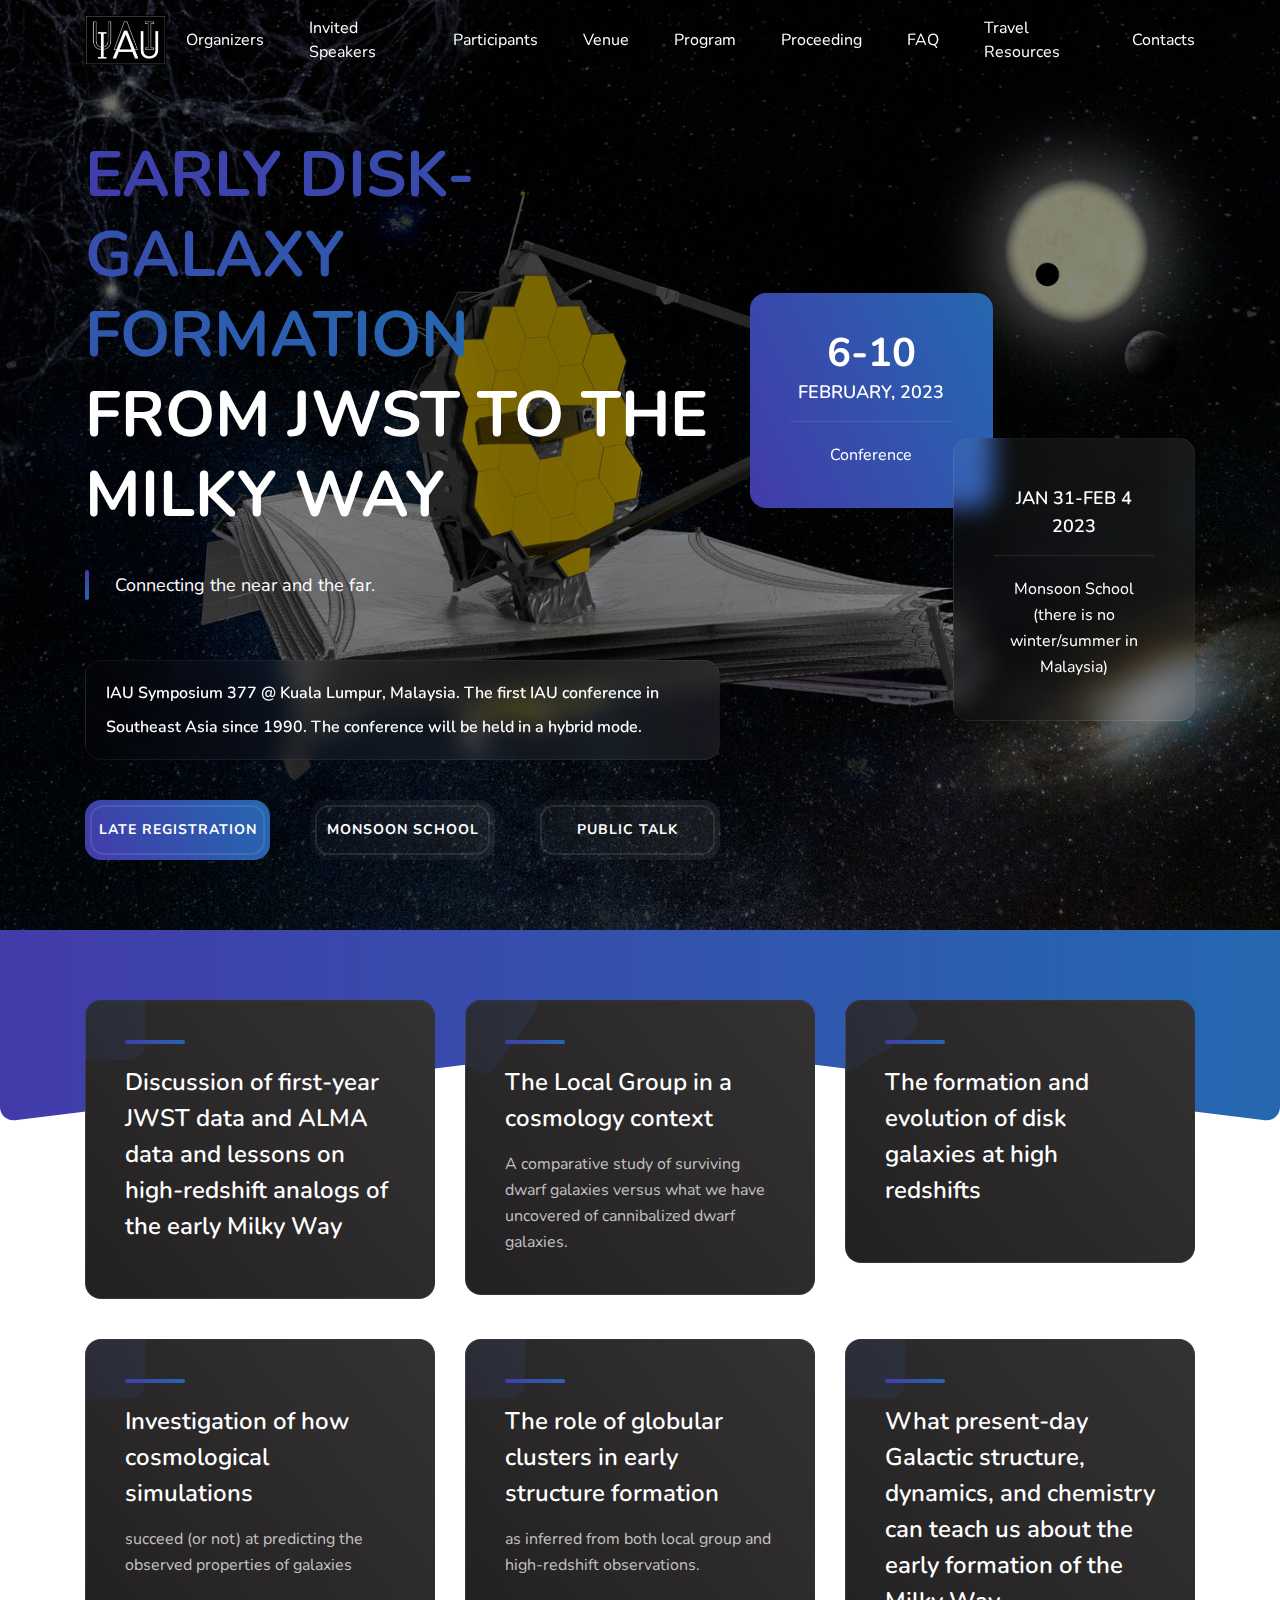
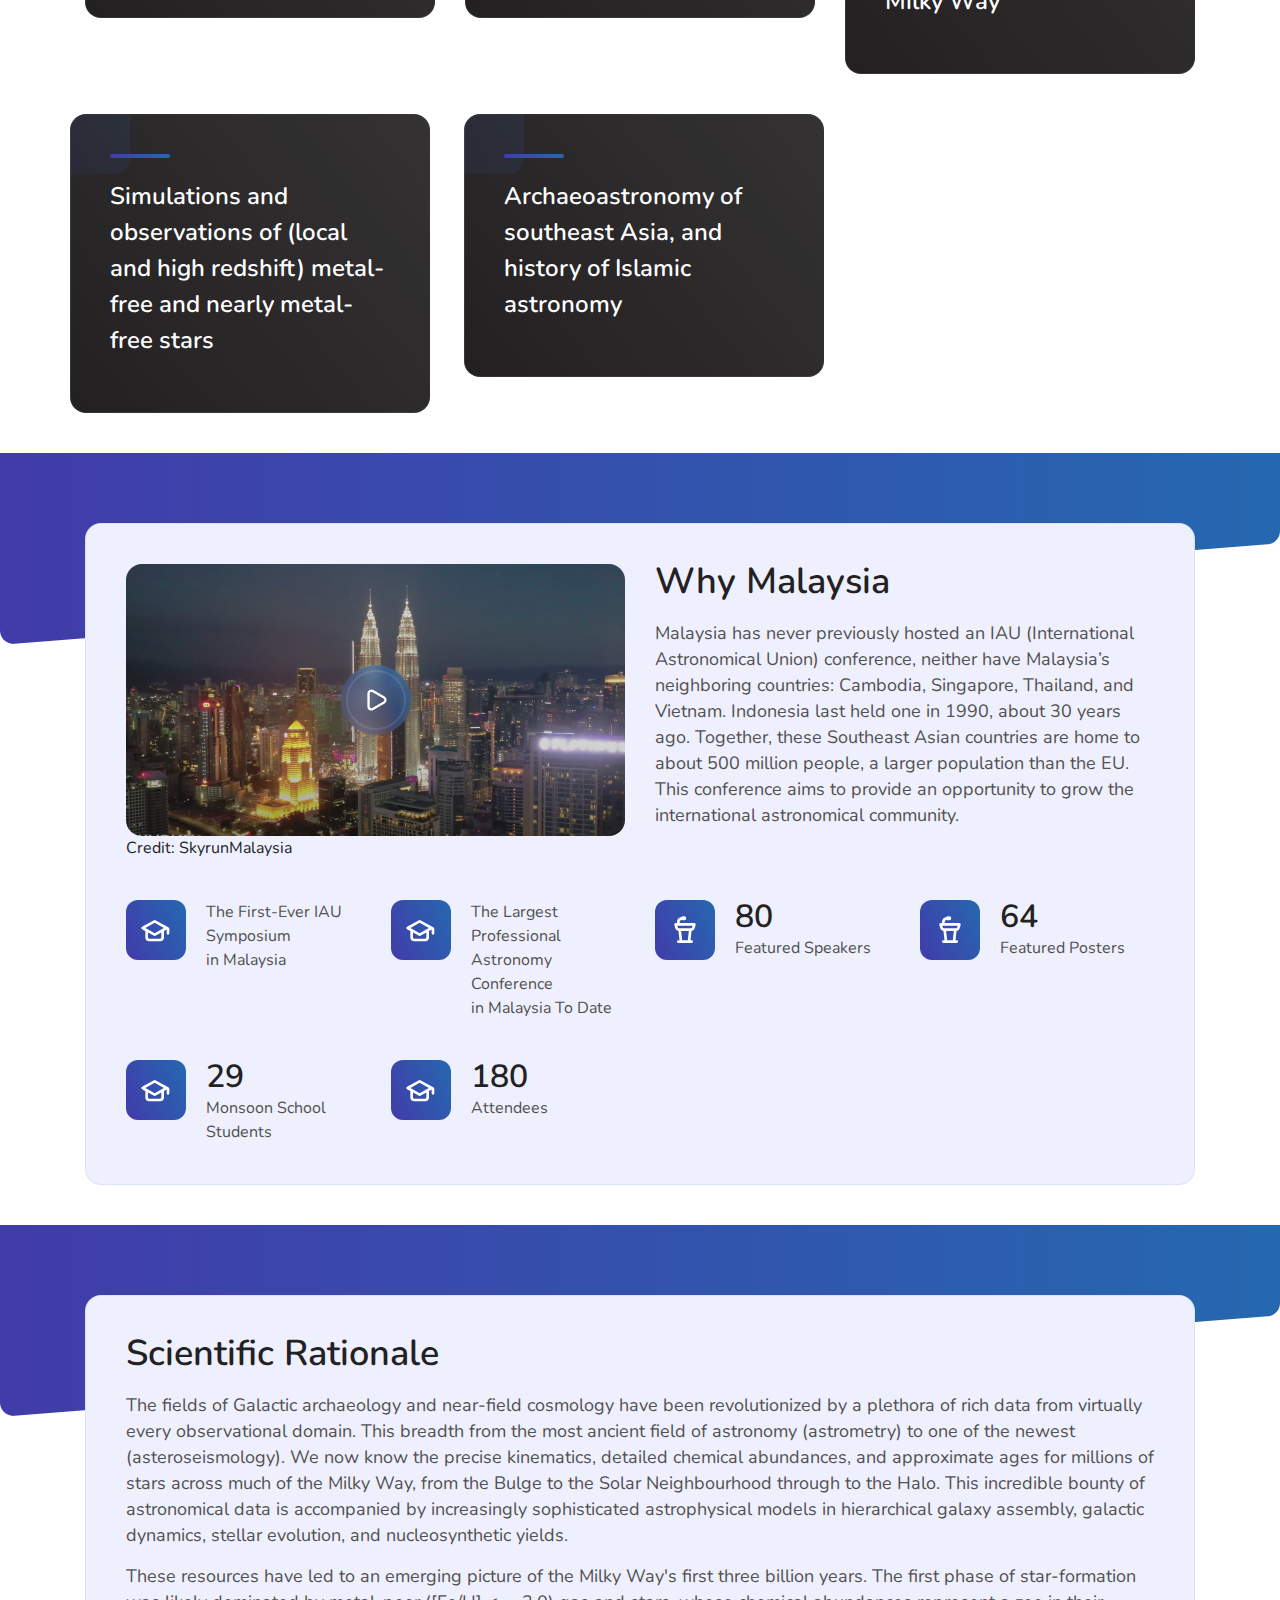
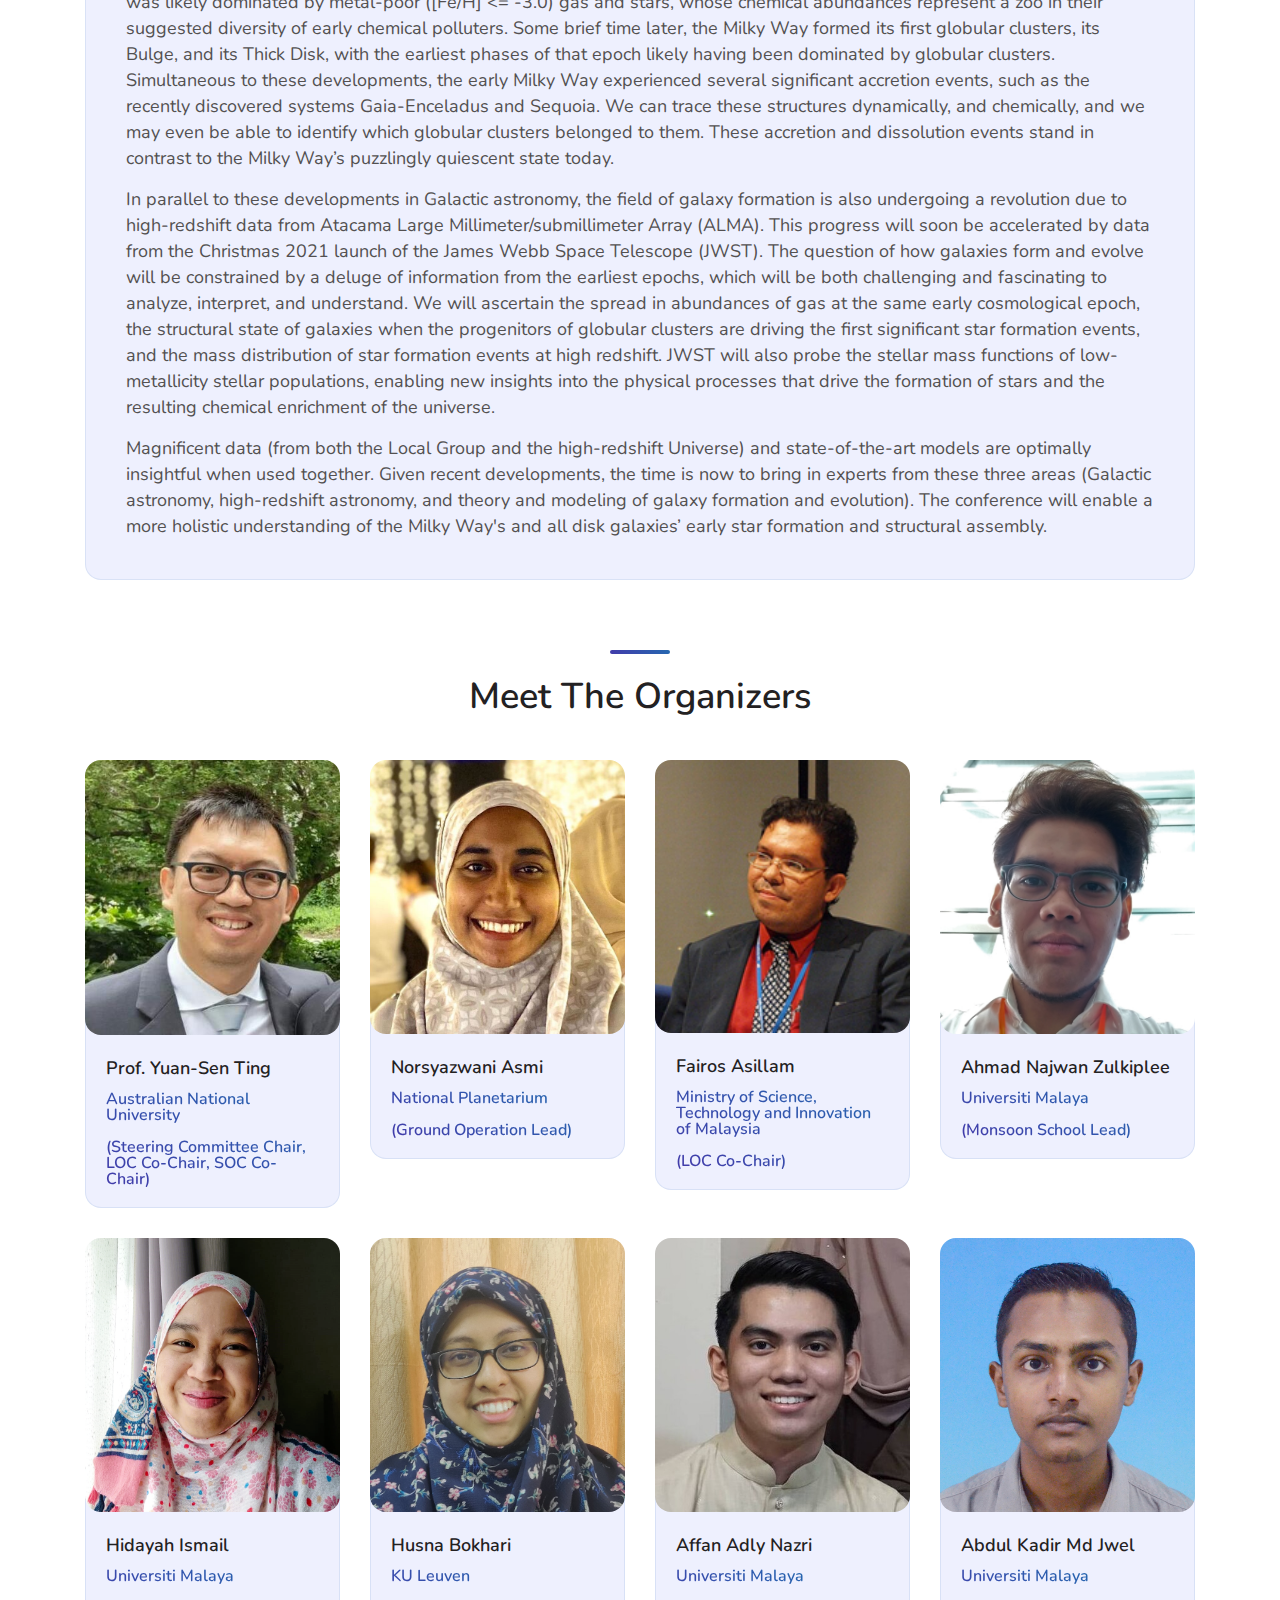
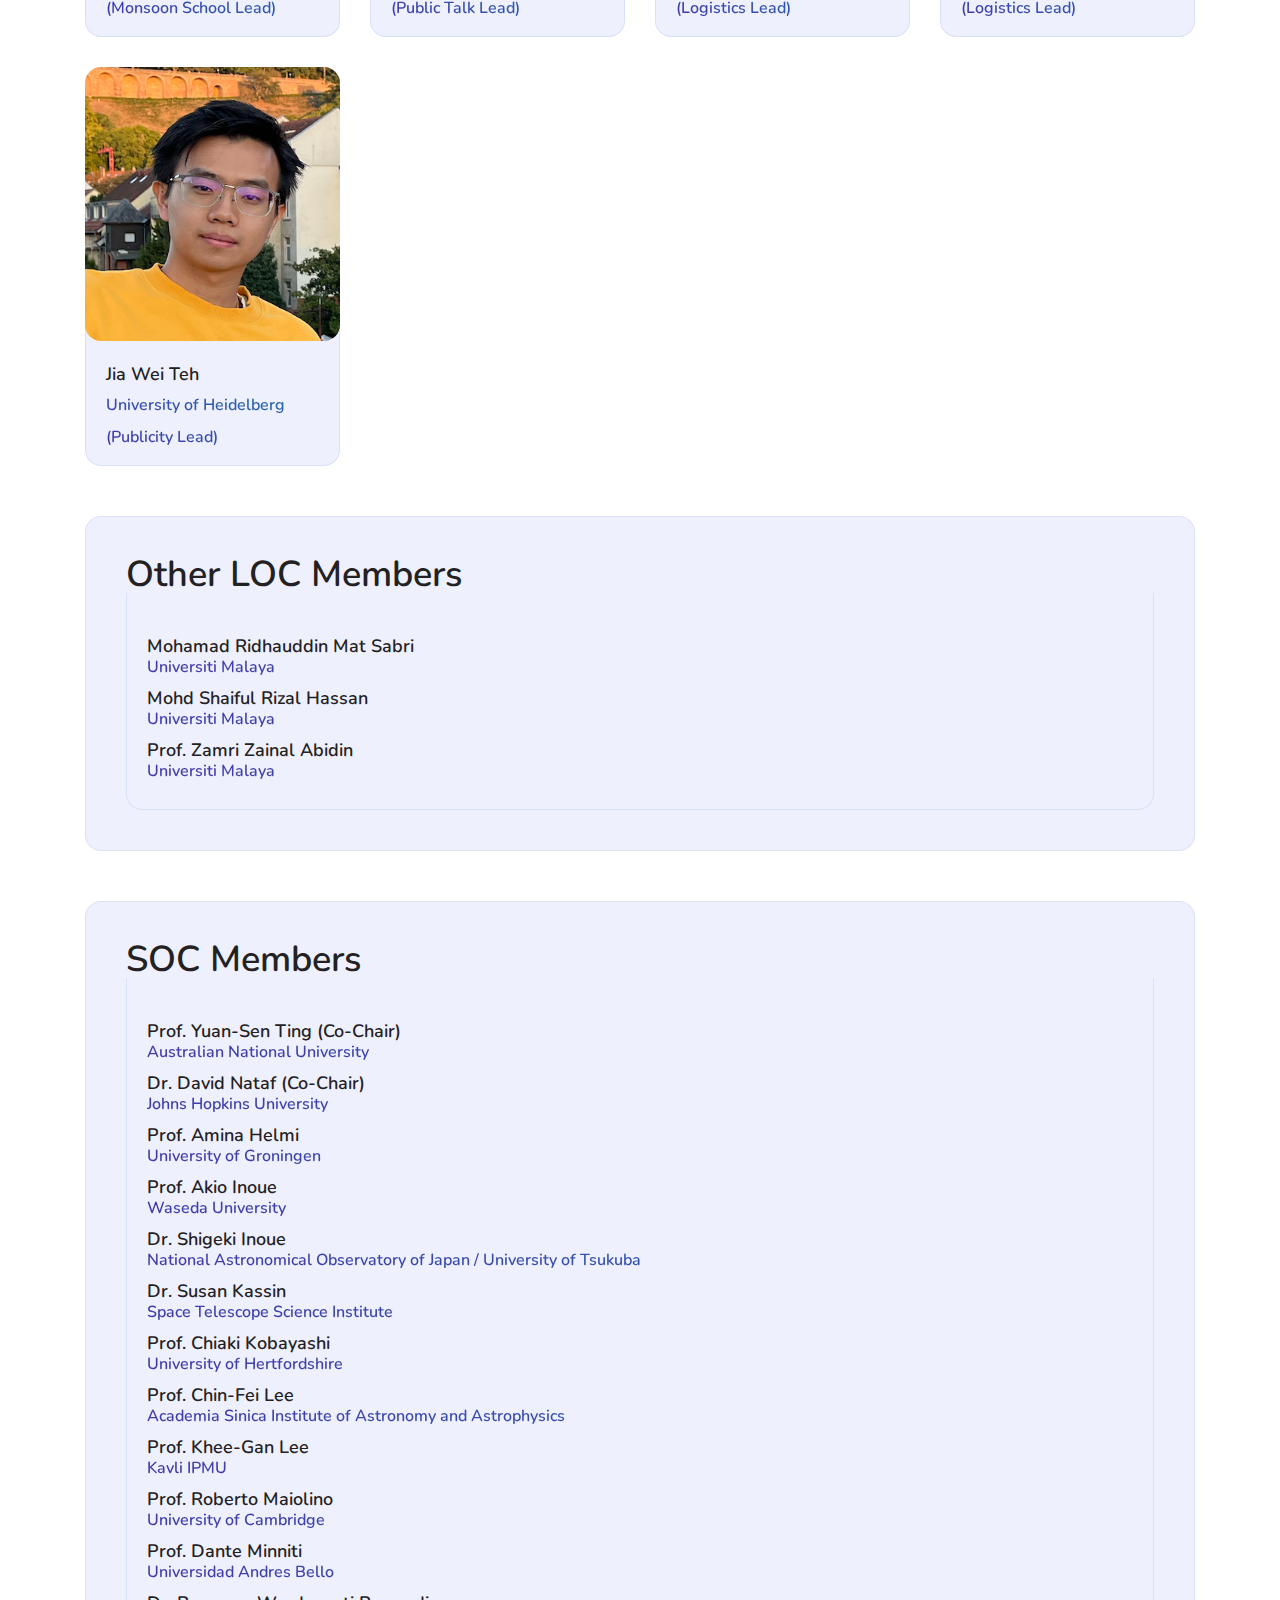
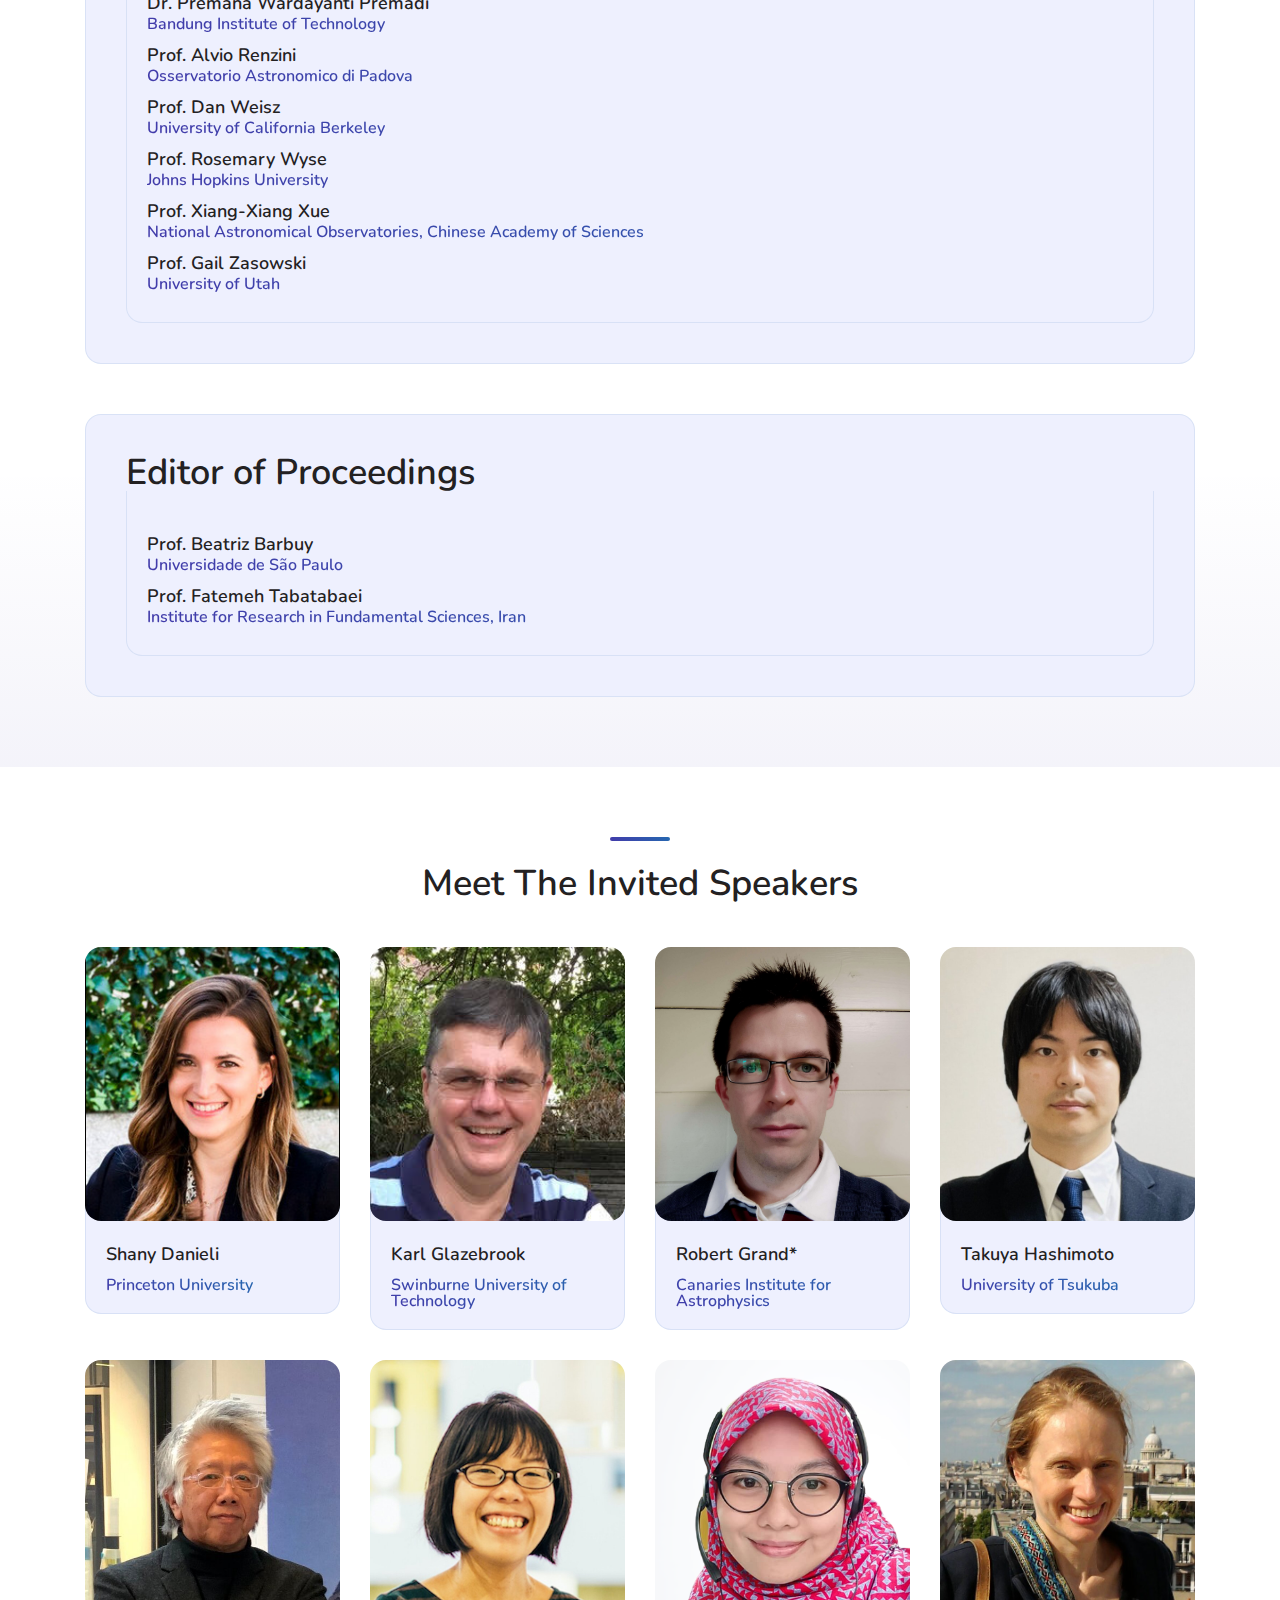
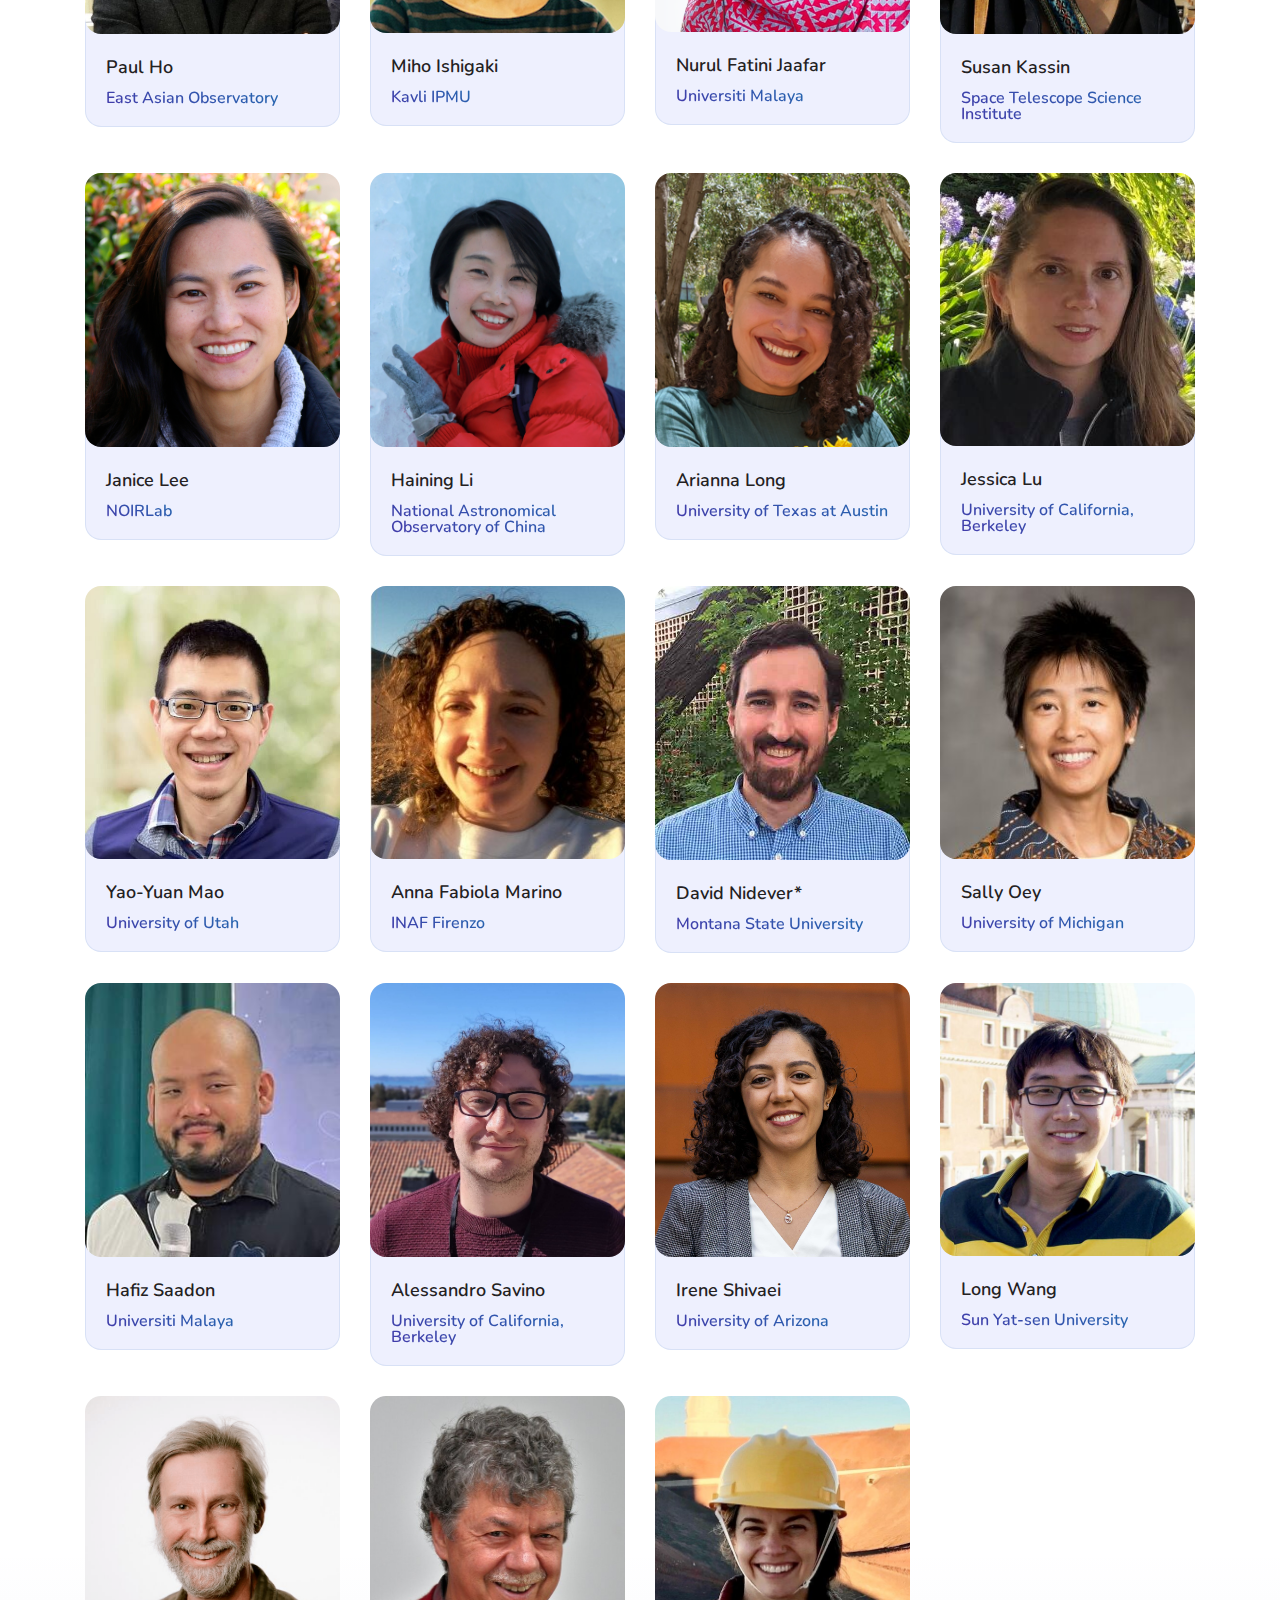
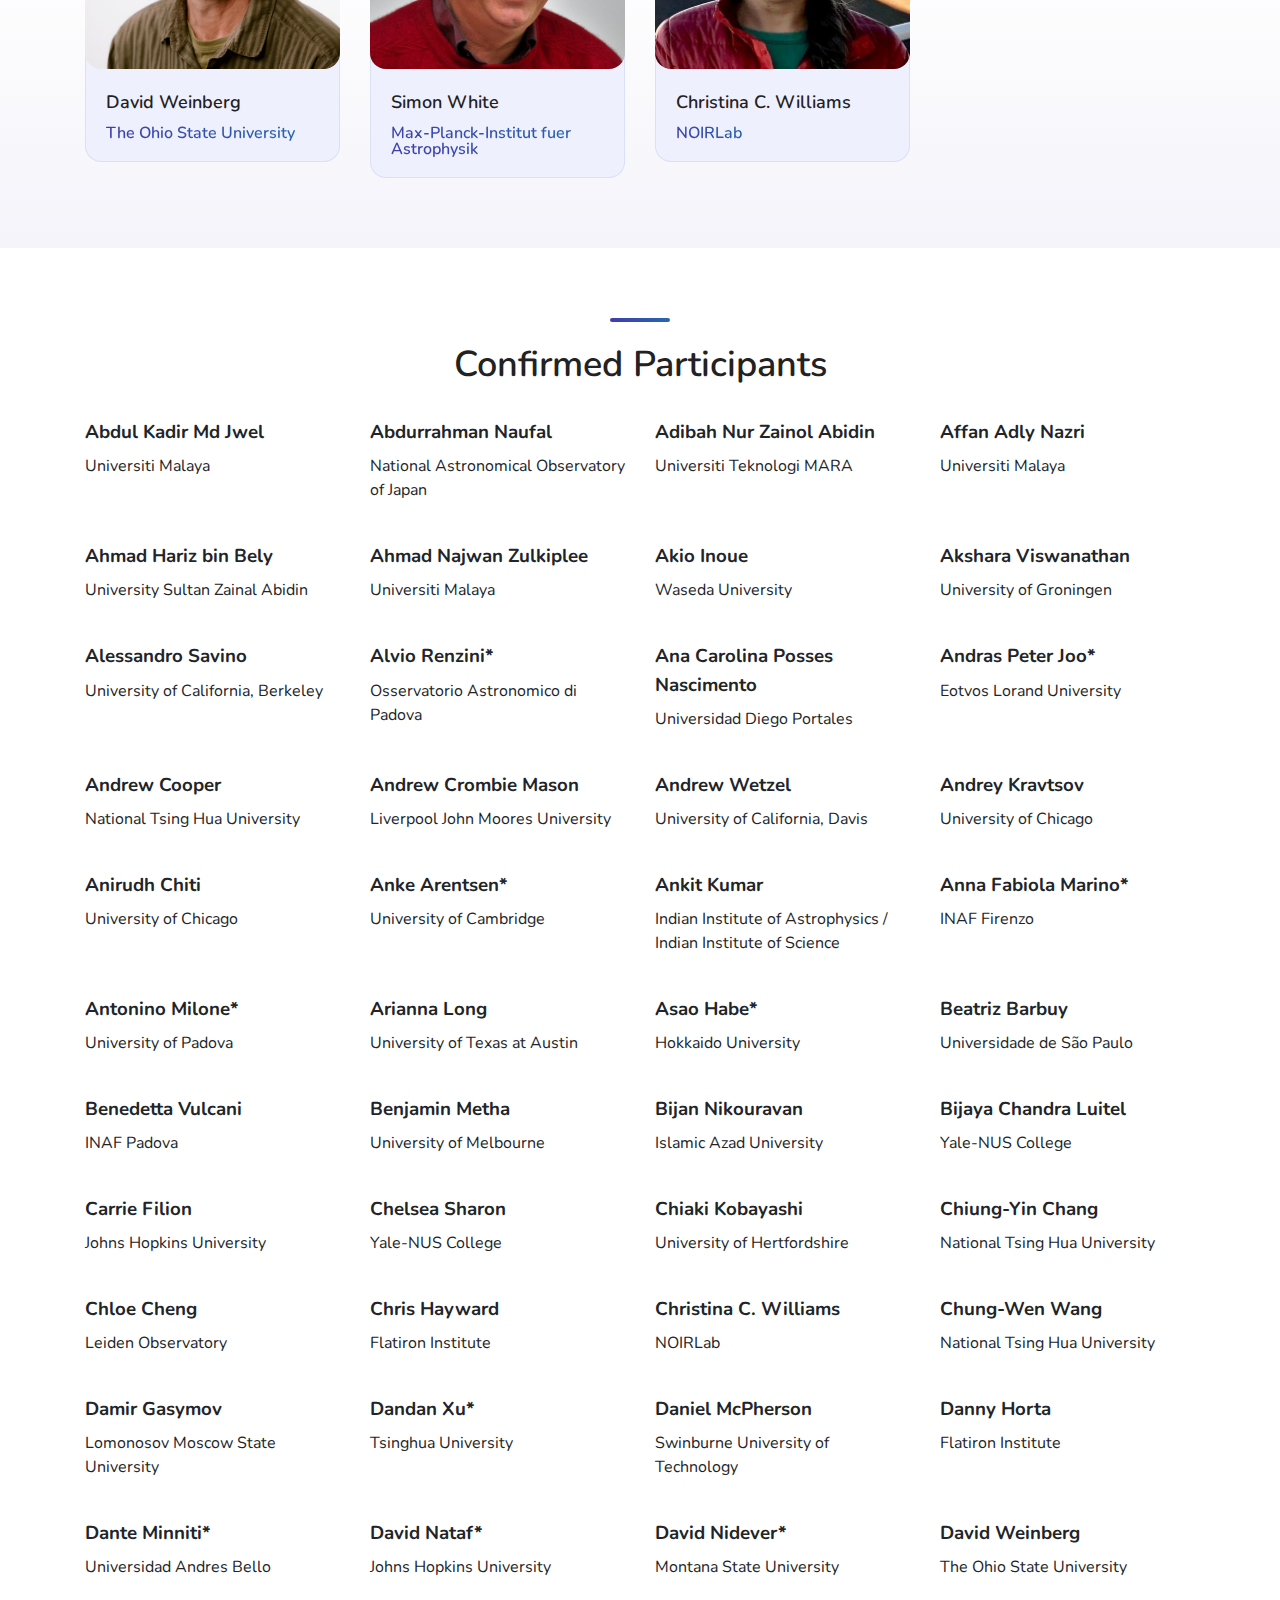
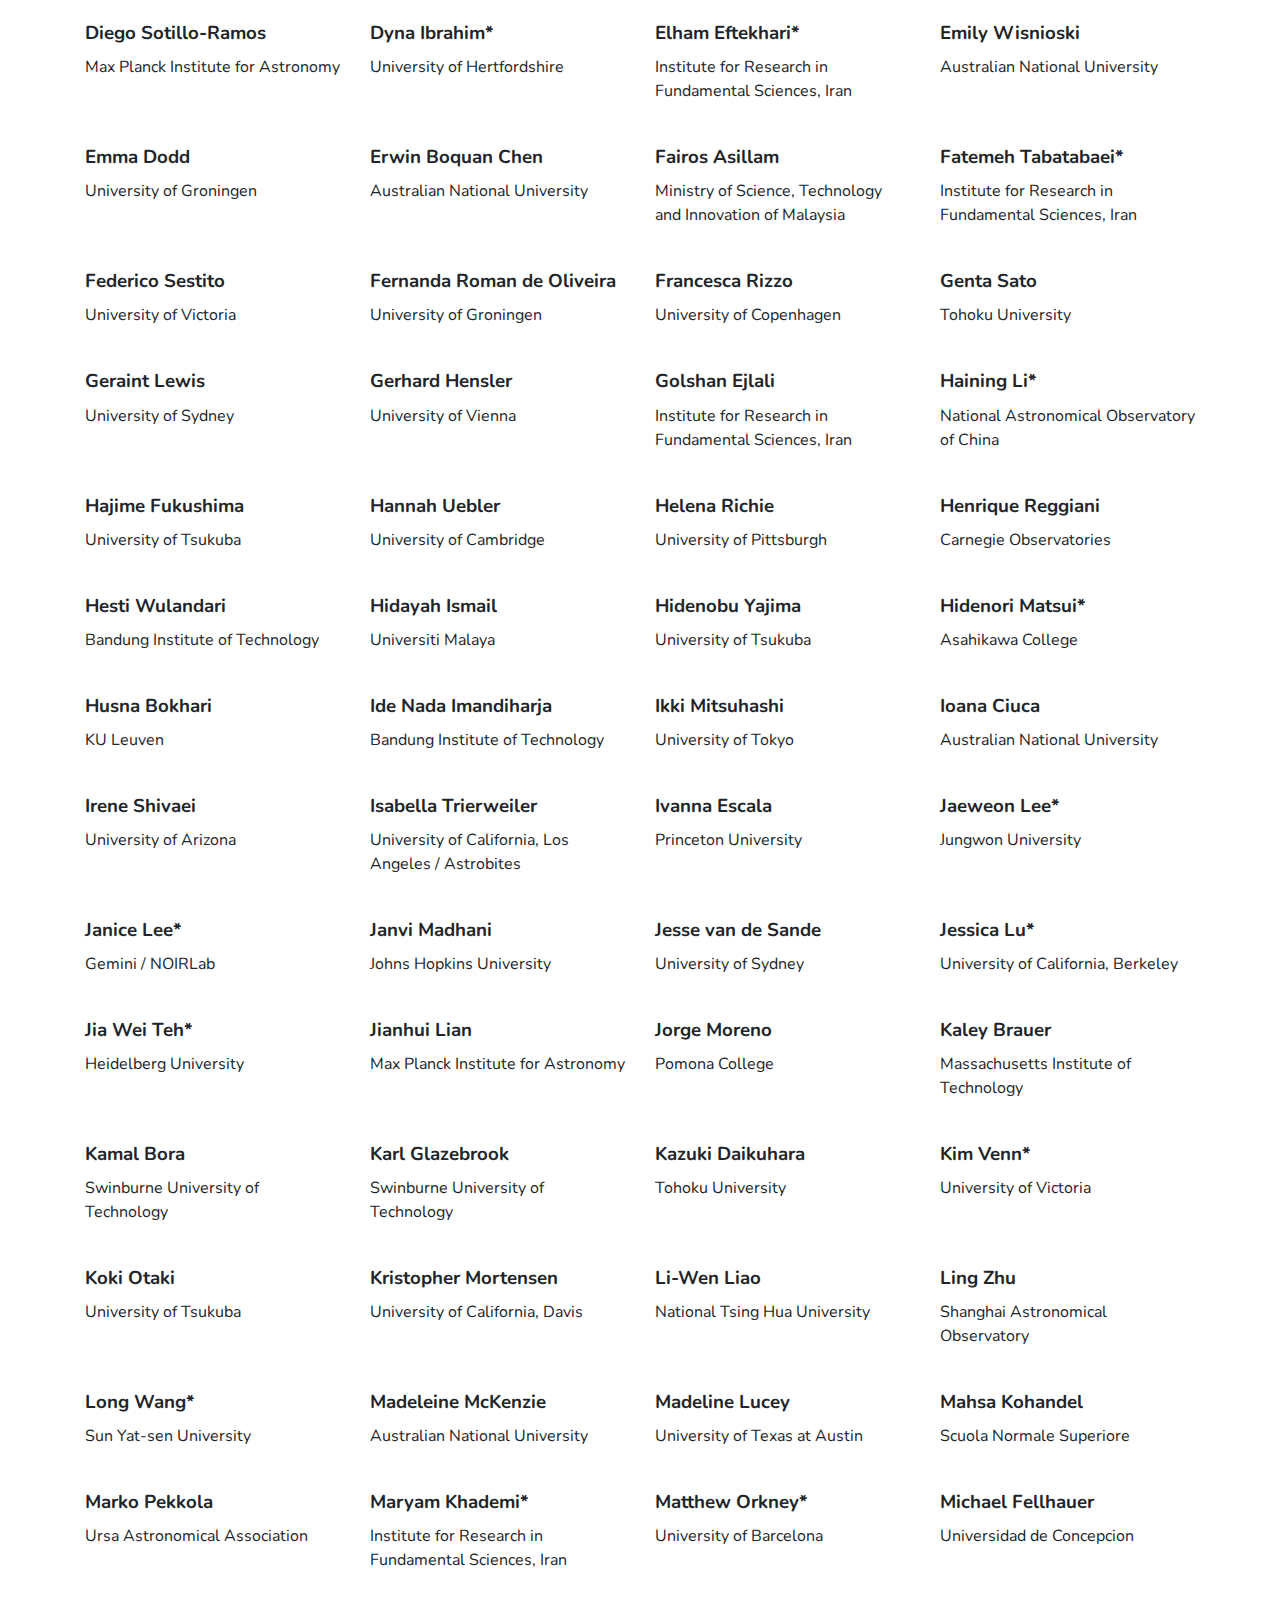
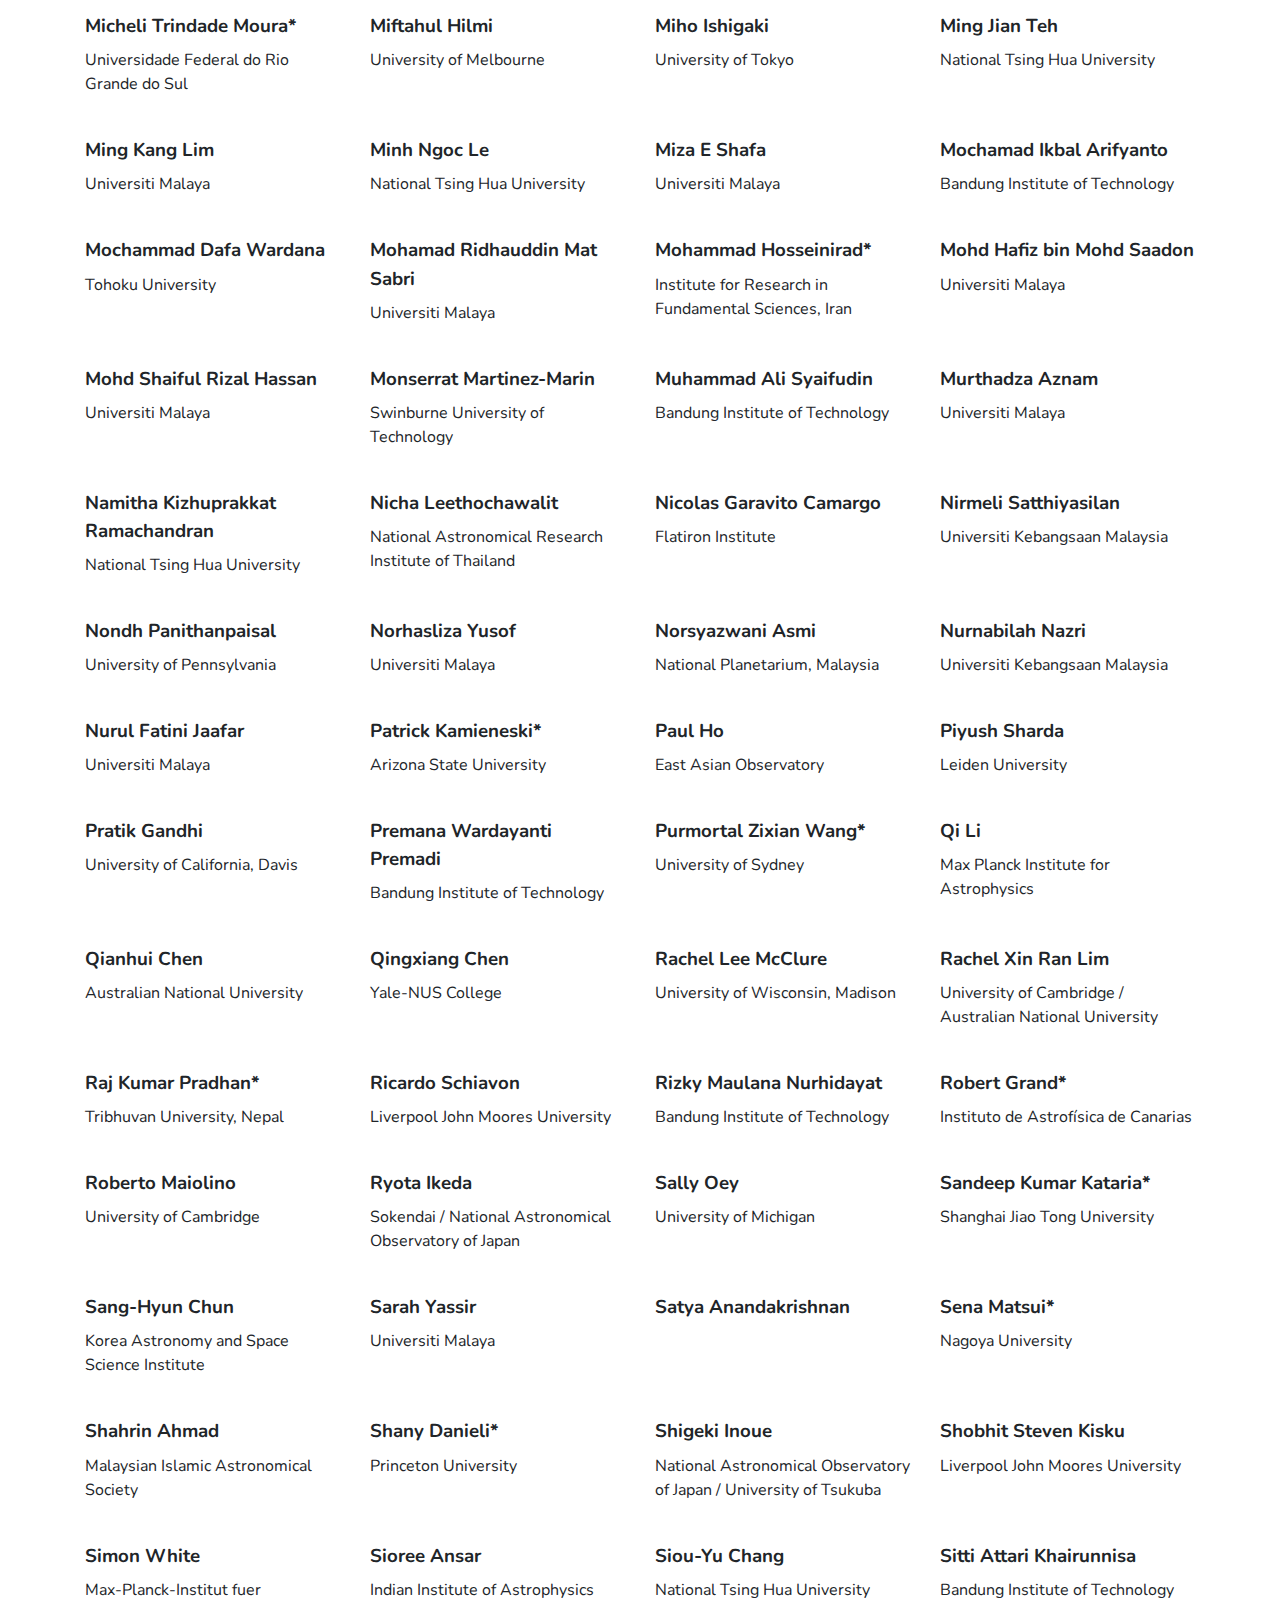
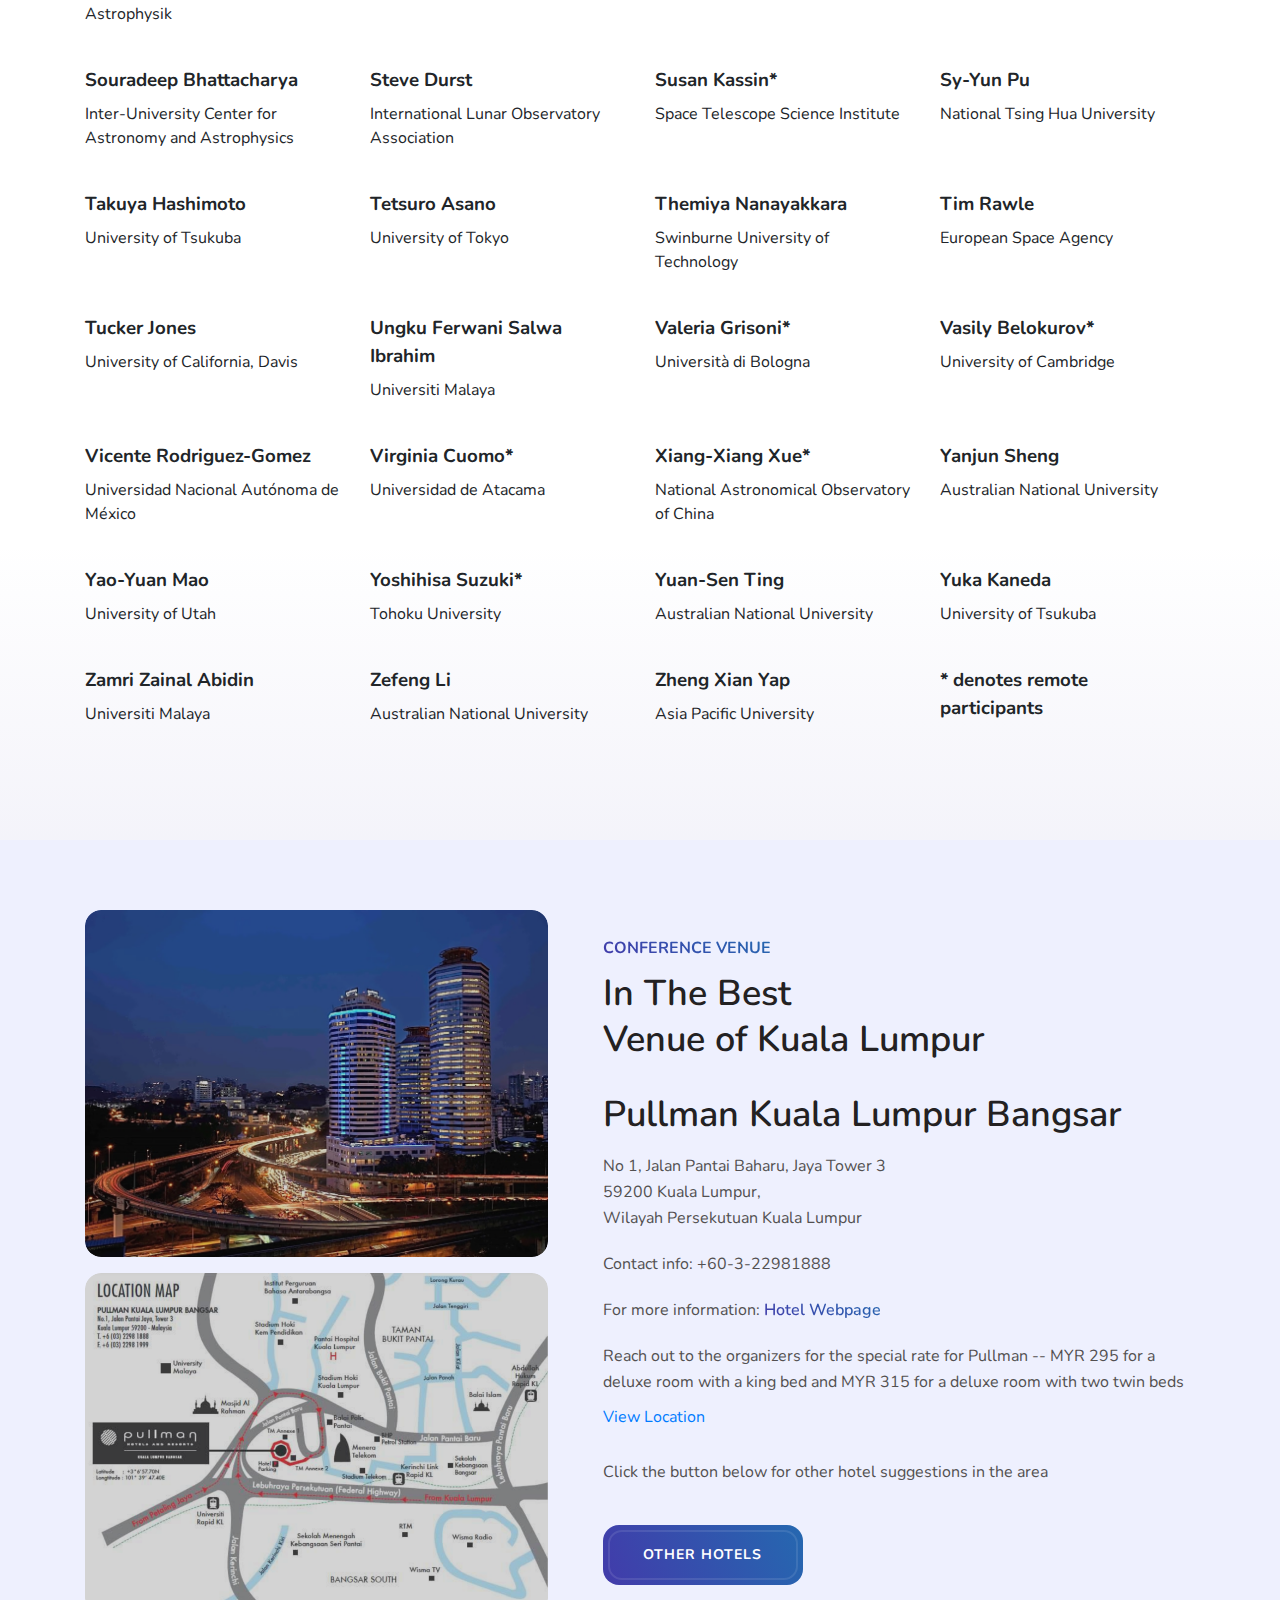
<file: index.html>
<!DOCTYPE html>
<html lang="en">
<head>
	<meta charset="utf-8">
	<meta name="viewport" content="width=device-width, initial-scale=1, shrink-to-fit=no">

	<!-- CSS -->
	<link rel="stylesheet" href="css/bootstrap-reboot.min.css">
	<link rel="stylesheet" href="css/bootstrap-grid.min.css">
	<link rel="stylesheet" href="css/blueimp-gallery.min.css">
	<link rel="stylesheet" href="css/magnific-popup.css">
	<link rel="stylesheet" href="css/main.css">

	<!-- Favicons -->
	<meta name="description" content="The first-ever IAU Symposium in Malaysia">
	<meta name="keywords" content="">
	<meta name="author" content="Yuan-Sen Ting">
	<title>Early Disk-Galaxy Formation from JWST to the Milky Way</title>
</head>

<body>
	<!-- header -->
	<header class="header">
		<div class="container">
			<div class="row">
				<div class="col-12">
					<div class="header__content">
						<!-- logo -->
						<a data-scroll href="#hero" class="header__logo">
							<img class="header__logo-white" src="img/iau_bb.jpeg" alt="">
						</a>
						<!-- end logo -->
						<!-- tagline -->
						<span class="header__tagline"></span>
						<!-- end tagline -->

						<!-- btn -->
						<button class="header__btn" type="button" aria-label="header__nav">
							<span></span>
							<span></span>
							<span></span>
						</button>
						<!-- end btn -->

						<!-- navigation -->
						<ul class="header__nav" id="header__nav">
							<li>
								<a data-scroll href="#organizers">Organizers</a>
							</li>
							<li>
								<a data-scroll href="#speakers">Invited Speakers</a>
							</li>
							<li>
								<a data-scroll href="#participants">Participants</a>
							</li>
							<li>
								<a data-scroll href="#venue">Venue</a>
							</li>
							<li>
								<a data-scroll href="#agenda">Program</a>
							</li>
							<li>
								<a data-scroll href="#proceeding">Proceeding</a>
							</li>
							<li>
								<a data-scroll href="#faq">FAQ</a>
							</li>
							<li>
								<a data-scroll href="#resources">Travel Resources</a>
							</li>
							<li>
								<a data-scroll href="#contacts">Contacts</a>
							</li>
						</ul>
						<!-- end navigation -->

					</div>
				</div>
			</div>
		</div>
	</header>
	<!-- end header -->

	<!-- hero -->
	<section class="hero" id="hero">
		<div class="container">
			<div class="row row--grid">
				<div class="col-12 col-lg-7">
					<div class="hero__content hero__content--first">
						<h2 class="hero__title"><b>Early Disk-Galaxy Formation</b> <br>from JWST to the Milky Way</h2>
						<p class="hero__tagline">Connecting the near and the far.</p>
						<!-- <p class="hero__tagline">Deadline closed - but we accept late registration</p> -->
						<p class="hero__coupon">IAU Symposium 377 @ Kuala Lumpur, Malaysia. The first IAU conference in Southeast Asia since 1990. The conference will be held in a hybrid mode.</p>
						<p>&nbsp;</p>
						<div class="hero__btns">
							<a data-scroll href="https://www.eventbrite.com.au/e/iau-377-early-disk-galaxy-formation-from-jwst-to-the-milky-way-registration-380014302007" class="hero__btn"><span>Late Registration</span></a>
							<!-- <a data-scroll href="https://forms.gle/YqnpDkxdXZBiTgkn6" class="hero__btn"><span>Submit Abstract</span></a> -->
							<a data-scroll href="monsoon_school.html" class="hero__btn hero__btn--white"><span>Monsoon School</span></a>
							<a data-scroll href="https://www.eventbrite.com/e/iaus377-from-jwst-to-the-milky-way-public-talks-tickets-505716159647" class="hero__btn hero__btn--white"><span>Public Talk</span></a>
						</div>
					</div>
				</div>

				<div class="col-12 col-lg-5">
					<div class="hero__content hero__content--second">
						<div class="hero__dates" id="hero__dates">
							<div class="hero__date hero__date--color" data-depth="0.25">
								<div class="hero__date-day">
									6-10
									<span>February, 2023</span>
								</div>
								<div class="hero__date-text">Conference</div>
							</div>

							<div class="hero__date hero__date--glass" data-depth="0.15">
								<div class="hero__date-day">
									<span>Jan 31-Feb 4</span>
									<span>2023</span>
								</div>
								<div class="hero__date-text">Monsoon School (there is no winter/summer in Malaysia)</div>
							</div>
						</div>
					</div>
				</div>
			</div>
		</div>
	</section>
	<!-- end hero -->

	<!-- features -->
	<section class="section section--about section--about-wave" id="features">
		<div class="container">
			<div class="row">
				<div class="col-12 col-lg-4">
					<div class="features features--first">
						<h3 class="features__title">Discussion of first-year JWST data and ALMA data and lessons on high-redshift analogs of the early Milky Way</h3>
					</div>
				</div>

				<div class="col-12 col-lg-4">
					<div class="features features--second">
						<h3 class="features__title">The Local Group in a cosmology context</h3>
						<p class="features__text">A comparative study of surviving dwarf galaxies versus what we have uncovered of cannibalized dwarf galaxies.</p>
					</div>
				</div>

				<div class="col-12 col-lg-4">
					<div class="features features--third">
						<h3 class="features__title">The formation and evolution of disk galaxies at high redshifts</h3>
					</div>
				</div>
			</div>

			<p>&nbsp;</p>

			<div class="row">
				<div class="col-12 col-lg-4">
					<div class="features features--fourth">
						<h3 class="features__title">Investigation of how cosmological simulations</h3>
						<p class="features__text">succeed (or not) at predicting the observed properties of galaxies </p>
					</div>
				</div>

				<div class="col-12 col-lg-4">

					<div class="features features--fifth">
						<h3 class="features__title">The role of globular clusters in early structure formation</h3>
						<p class="features__text">as inferred from both local group and high-redshift observations.</p>
					</div>
				</div>

				<div class="col-12 col-lg-4">
					<div class="features features--sixth">
						<h3 class="features__title">What present-day Galactic structure, dynamics, and chemistry can teach us about the early formation of the Milky Way</h3>
					</div>
				</div>

				<p>&nbsp;</p>
				<div class="row">
					<div class="col-12 col-lg-4">
						<div class="features features--seventh">
							<h3 class="features__title">Simulations and observations of (local and high redshift) metal-free and nearly metal-free stars</h3>
						</div>
					</div>

					<p>&nbsp;</p>
					<div class="col-12 col-lg-4">
						<div class="features features--seventh">
							<h3 class="features__title">Archaeoastronomy of southeast Asia, and history of Islamic astronomy</h3>
						</div>
					</div>
					<p>&nbsp;</p>
			</div>

		</div>
	</section>
	<!-- end features -->

	<p>&nbsp;</p>


	<!-- about -->
	<section class="section section--about section--about-up" id="about">
		<div class="container">
			<div class="row">
				<!-- about -->
				<div class="col-12">
					<div class="about">
						<div class="row">
							<div class="col-12 col-lg-6">
								<div class="about__cover">
									<img src="img/about/kuala_lumpur.jpg" alt="">
									<a href="video/kuala_lumpur.mp4" class="open-video">
										<svg xmlns="http://www.w3.org/2000/svg" viewBox="0 0 24 24"><path d="M18.54,9,8.88,3.46a3.42,3.42,0,0,0-5.13,3V17.58A3.42,3.42,0,0,0,7.17,21a3.43,3.43,0,0,0,1.71-.46L18.54,15a3.42,3.42,0,0,0,0-5.92Zm-1,4.19L7.88,18.81a1.44,1.44,0,0,1-1.42,0,1.42,1.42,0,0,1-.71-1.23V6.42a1.42,1.42,0,0,1,.71-1.23A1.51,1.51,0,0,1,7.17,5a1.54,1.54,0,0,1,.71.19l9.66,5.58a1.42,1.42,0,0,1,0,2.46Z"/></svg>
									</a>
								</div>
								Credit: SkyrunMalaysia
							</div>

							<div class="col-12 col-lg-6">
								<div class="about__content">
									<h2>Why Malaysia</h2>
									<p>Malaysia has never previously hosted an IAU (International Astronomical Union) conference, neither have Malaysia’s neighboring countries: Cambodia, Singapore, Thailand, and Vietnam. Indonesia last held one in 1990, about 30 years ago. Together, these Southeast Asian countries are home to about 500 million people​, a larger population than the EU. This conference aims to provide ​an opportunity to grow the international astronomical community.</p>
								</div>
							</div>

							<!-- statistics -->
							<div class="col-12">
								<div class="statistics">
									<div class="row">

										<div class="col-12 col-sm-6 col-xl-3">
											<div class="statistics__item">
												<div class="statistics__icon">
													<svg xmlns="http://www.w3.org/2000/svg" viewBox="0 0 24 24"><path d="M21.49,10.19l-1-.55h0l-9-5-.11,0a1.06,1.06,0,0,0-.19-.06l-.19,0-.18,0a1.17,1.17,0,0,0-.2.06l-.11,0-9,5a1,1,0,0,0,0,1.74L4,12.76V17.5a3,3,0,0,0,3,3h8a3,3,0,0,0,3-3V12.76l2-1.12V14.5a1,1,0,0,0,2,0V11.06A1,1,0,0,0,21.49,10.19ZM16,17.5a1,1,0,0,1-1,1H7a1,1,0,0,1-1-1V13.87l4.51,2.5.15.06.09,0a1,1,0,0,0,.25,0h0a1,1,0,0,0,.25,0l.09,0a.47.47,0,0,0,.15-.06L16,13.87Zm-5-3.14L4.06,10.5,11,6.64l6.94,3.86Z"/></svg>
												</div>
												<div class="statistics__text">The First-Ever IAU Symposium</div>
												<div class="statistics__text">in Malaysia</div>
											</div>
										</div>

										<div class="col-12 col-sm-6 col-xl-3">
											<div class="statistics__item">
												<div class="statistics__icon">
													<svg xmlns="http://www.w3.org/2000/svg" viewBox="0 0 24 24"><path d="M21.49,10.19l-1-.55h0l-9-5-.11,0a1.06,1.06,0,0,0-.19-.06l-.19,0-.18,0a1.17,1.17,0,0,0-.2.06l-.11,0-9,5a1,1,0,0,0,0,1.74L4,12.76V17.5a3,3,0,0,0,3,3h8a3,3,0,0,0,3-3V12.76l2-1.12V14.5a1,1,0,0,0,2,0V11.06A1,1,0,0,0,21.49,10.19ZM16,17.5a1,1,0,0,1-1,1H7a1,1,0,0,1-1-1V13.87l4.51,2.5.15.06.09,0a1,1,0,0,0,.25,0h0a1,1,0,0,0,.25,0l.09,0a.47.47,0,0,0,.15-.06L16,13.87Zm-5-3.14L4.06,10.5,11,6.64l6.94,3.86Z"/></svg>
												</div>
												<div class="statistics__text">The Largest Professional Astronomy Conference</div>
												<div class="statistics__text">in Malaysia To Date</div>
											</div>
										</div>

										<div class="col-12 col-sm-6 col-xl-3">
											<div class="statistics__item">
												<div class="statistics__icon">
													<svg xmlns="http://www.w3.org/2000/svg" viewBox="0 0 24 24"><path d="M19.79,7.13A1,1,0,0,0,19,6.75H8v-.5A2,2,0,0,1,9.46,4.33a1.5,1.5,0,0,0,1,.42h1a1.5,1.5,0,0,0,0-3h-1a1.49,1.49,0,0,0-1.17.57A4,4,0,0,0,6,6.25v.5H5a1,1,0,0,0-.79.38A1,1,0,0,0,4,8l.62,2.49A3,3,0,0,0,7.1,12.71l.78,7H7a1,1,0,0,0,0,2H17a1,1,0,0,0,0-2h-.88l.78-7a3,3,0,0,0,2.45-2.23L20,8A1,1,0,0,0,19.79,7.13ZM14.1,19.75H9.9l-.78-7h5.76ZM17.41,10a1,1,0,0,1-1,.76H7.56a1,1,0,0,1-1-.76L6.28,8.75H17.72Z"/></svg>
												</div>
												<div class="statistics__number"><span>80</span><b></b></div>
												<div class="statistics__text">Featured Speakers</div>
											</div>
										</div>

										<div class="col-12 col-sm-6 col-xl-3">
											<div class="statistics__item">
												<div class="statistics__icon">
													<svg xmlns="http://www.w3.org/2000/svg" viewBox="0 0 24 24"><path d="M19.79,7.13A1,1,0,0,0,19,6.75H8v-.5A2,2,0,0,1,9.46,4.33a1.5,1.5,0,0,0,1,.42h1a1.5,1.5,0,0,0,0-3h-1a1.49,1.49,0,0,0-1.17.57A4,4,0,0,0,6,6.25v.5H5a1,1,0,0,0-.79.38A1,1,0,0,0,4,8l.62,2.49A3,3,0,0,0,7.1,12.71l.78,7H7a1,1,0,0,0,0,2H17a1,1,0,0,0,0-2h-.88l.78-7a3,3,0,0,0,2.45-2.23L20,8A1,1,0,0,0,19.79,7.13ZM14.1,19.75H9.9l-.78-7h5.76ZM17.41,10a1,1,0,0,1-1,.76H7.56a1,1,0,0,1-1-.76L6.28,8.75H17.72Z"/></svg>
												</div>
												<div class="statistics__number"><span>64</span><b></b></div>
												<div class="statistics__text">Featured Posters</div>
											</div>
										</div>

										<div class="col-12 col-sm-6 col-xl-3">
											<div class="statistics__item">
												<div class="statistics__icon">
													<svg xmlns="http://www.w3.org/2000/svg" viewBox="0 0 24 24"><path d="M21.49,10.19l-1-.55h0l-9-5-.11,0a1.06,1.06,0,0,0-.19-.06l-.19,0-.18,0a1.17,1.17,0,0,0-.2.06l-.11,0-9,5a1,1,0,0,0,0,1.74L4,12.76V17.5a3,3,0,0,0,3,3h8a3,3,0,0,0,3-3V12.76l2-1.12V14.5a1,1,0,0,0,2,0V11.06A1,1,0,0,0,21.49,10.19ZM16,17.5a1,1,0,0,1-1,1H7a1,1,0,0,1-1-1V13.87l4.51,2.5.15.06.09,0a1,1,0,0,0,.25,0h0a1,1,0,0,0,.25,0l.09,0a.47.47,0,0,0,.15-.06L16,13.87Zm-5-3.14L4.06,10.5,11,6.64l6.94,3.86Z"/></svg>
												</div>
												<div class="statistics__number"><span>29</span><b></b></div>
												<div class="statistics__text">Monsoon School Students</div>
											</div>
										</div>

										<div class="col-12 col-sm-6 col-xl-3">
											<div class="statistics__item">
												<div class="statistics__icon">
													<svg xmlns="http://www.w3.org/2000/svg" viewBox="0 0 24 24"><path d="M21.49,10.19l-1-.55h0l-9-5-.11,0a1.06,1.06,0,0,0-.19-.06l-.19,0-.18,0a1.17,1.17,0,0,0-.2.06l-.11,0-9,5a1,1,0,0,0,0,1.74L4,12.76V17.5a3,3,0,0,0,3,3h8a3,3,0,0,0,3-3V12.76l2-1.12V14.5a1,1,0,0,0,2,0V11.06A1,1,0,0,0,21.49,10.19ZM16,17.5a1,1,0,0,1-1,1H7a1,1,0,0,1-1-1V13.87l4.51,2.5.15.06.09,0a1,1,0,0,0,.25,0h0a1,1,0,0,0,.25,0l.09,0a.47.47,0,0,0,.15-.06L16,13.87Zm-5-3.14L4.06,10.5,11,6.64l6.94,3.86Z"/></svg>
												</div>
												<div class="statistics__number"><span>180</span><b></b></div>
												<div class="statistics__text">Attendees</div>
											</div>
										</div>
									</div>
								</div>
							</div>
							<!-- end statistics -->

						</div>
					</div>
				</div>
				<!-- end about -->
			</div>
		</div>
	</section>
	<!-- end about -->

	<p>&nbsp;</p>

	<!-- about -->
	<section class="section section--about section--about-up" id="rationale">
		<div class="container">
			<div class="row">
				<!-- about -->
				<div class="col-12">
					<div class="about">
						<div class="row">
							<div class="col-12 col-lg-12">
								<div class="about__content">
									<h2>Scientific Rationale</h2>
									<p>
										The fields of Galactic archaeology and near-field cosmology have been revolutionized by a plethora of rich data from virtually every observational domain. This breadth from the most ancient field of astronomy (astrometry) to one of the newest (asteroseismology). We now know the precise kinematics, detailed chemical abundances, and approximate ages for millions of stars across much of the Milky Way, from the Bulge to the Solar Neighbourhood through to the Halo. This incredible bounty of astronomical data is accompanied by increasingly sophisticated astrophysical models in hierarchical galaxy assembly, galactic dynamics, stellar evolution, and nucleosynthetic yields.
									</p>

									<p>
										These resources have led to an emerging picture of the Milky Way's first three billion years. The first phase of star-formation was likely dominated by metal-poor ([Fe/H] <= -3.0) gas and stars, whose chemical abundances represent a zoo in their suggested diversity of early chemical polluters. Some brief time later, the Milky Way formed its first globular clusters, its Bulge, and its Thick Disk, with the earliest phases of that epoch likely having been dominated by globular clusters. Simultaneous to these developments, the early Milky Way experienced several significant accretion events, such as the recently discovered systems Gaia-Enceladus and Sequoia. We can trace these structures dynamically, and chemically, and we may even be able to identify which globular clusters belonged to them. These accretion and dissolution events stand in contrast to the Milky Way’s puzzlingly quiescent state today.
									</p>

									<p>
										In parallel to these developments in Galactic astronomy, the field of galaxy formation is also undergoing a revolution due to high-redshift data from Atacama Large Millimeter/submillimeter Array (ALMA). This progress will soon be accelerated by data from the Christmas 2021 launch of the James Webb Space Telescope (JWST). The question of how galaxies form and evolve will be constrained by a deluge of information from the earliest epochs, which will be both challenging and fascinating to analyze, interpret, and understand. We will ascertain the spread in abundances of gas at the same early cosmological epoch, the structural state of galaxies when the progenitors of globular clusters are driving the first significant star formation events, and the mass distribution of star formation events at high redshift. JWST will also probe the stellar mass functions of low-metallicity stellar populations, enabling new insights into the physical processes that drive the formation of stars and the resulting chemical enrichment of the universe.
									</p>

									<p>
										Magnificent data (from both the Local Group and the high-redshift Universe) and state-of-the-art models are optimally insightful when used together. Given recent developments, the time is now to bring in experts from these three areas (Galactic astronomy, high-redshift astronomy, and theory and modeling of galaxy formation and evolution). The conference will enable a more holistic understanding of the Milky Way's and all disk galaxies’ early star formation and structural assembly.
									</p>

								</div>
							</div>

						</div>
					</div>
				</div>
				<!-- end about -->
			</div>
		</div>
	</section>
	<!-- end about -->


	<!-- organizers -->
	<section class="section section--gradiend-bot" id="organizers">
		<div class="container">
			<div class="row">
				<!-- section title -->
				<div class="col-12 col-xl-6 offset-xl-3">
					<div class="section__title section__title--border">
						<h2>Meet The Organizers</h2>
					</div>
				</div>
				<!-- end section title -->
			</div>

			<div class="row row--grid">
				<!-- speaker -->
				<div class="col-6 col-md-4 col-lg-3">
					<div class="speaker">
						<div class="speaker__img">
							<img src="img/speakers/yuan-sen_ting_270x290.jpg" alt="">

							<div class="speaker__social">
							</div>
						</div>
						<div class="speaker__about">
							<h3>Prof. Yuan-Sen Ting<br></h3>
							<span>Australian National University <br><br> (Steering Committee Chair, LOC Co-Chair, SOC Co-Chair)</span>
						</div>
					</div>
				</div>
				<!-- end speaker -->

				<!-- speaker -->
				<div class="col-6 col-md-4 col-lg-3">
					<div class="speaker">
						<div class="speaker__img">
							<img src="img/speakers/syazwani_asmi.jpg" alt="">

							<div class="speaker__social">
							</div>
						</div>
						<div class="speaker__about">
							<h3>Norsyazwani Asmi</h3>
							<span>National Planetarium <br><br> (Ground Operation Lead)</span>
						</div>
					</div>
				</div>
				<!-- end speaker -->

				<!-- speaker -->
				<div class="col-6 col-md-4 col-lg-3">
					<div class="speaker">
						<div class="speaker__img">
							<img src="img/speakers/fairos_asillam_270x290.jpg" alt="">

							<div class="speaker__social">
							</div>
						</div>
						<div class="speaker__about">
							<h3>Fairos Asillam</h3>
							<span>Ministry of Science, Technology and Innovation of Malaysia<br><br> (LOC Co-Chair)</span>
						</div>
					</div>
				</div>
				<!-- end speaker -->

				<!-- speaker -->
				<div class="col-6 col-md-4 col-lg-3">
					<div class="speaker">
						<div class="speaker__img">
							<img src="img/speakers/ahmad_najwan.png" alt="">

							<div class="speaker__social">
							</div>
						</div>
						<div class="speaker__about">
							<h3>Ahmad Najwan Zulkiplee</h3>
							<span>Universiti Malaya <br><br> (Monsoon School Lead)</span>
						</div>
					</div>
				</div>
				<!-- end speaker -->

				<!-- speaker -->
				<div class="col-6 col-md-4 col-lg-3">
					<div class="speaker">
						<div class="speaker__img">
							<img src="img/speakers/hidayah_ismail.png" alt="">

							<div class="speaker__social">
							</div>
						</div>
						<div class="speaker__about">
							<h3>Hidayah Ismail</h3>
							<span>Universiti Malaya <br><br> (Monsoon School Lead)</span>
						</div>
					</div>
				</div>
				<!-- end speaker -->

				<!-- speaker -->
				<div class="col-6 col-md-4 col-lg-3">
					<div class="speaker">
						<div class="speaker__img">
							<img src="img/speakers/husna_bokhari.jpg" alt="">

							<div class="speaker__social">
							</div>
						</div>
						<div class="speaker__about">
							<h3>Husna Bokhari</h3>
							<span>KU Leuven <br><br> (Public Talk Lead)</span>
						</div>
					</div>
				</div>
				<!-- end speaker -->

				<!-- speaker -->
				<div class="col-6 col-md-4 col-lg-3">
					<div class="speaker">
						<div class="speaker__img">
							<img src="img/speakers/affan_adly.jpg" alt="">

							<div class="speaker__social">
							</div>
						</div>
						<div class="speaker__about">
							<h3>Affan Adly Nazri</h3>
							<span>Universiti Malaya <br><br> (Logistics Lead)</span>
						</div>
					</div>
				</div>
				<!-- end speaker -->

				<!-- speaker -->
				<div class="col-6 col-md-4 col-lg-3">
					<div class="speaker">
						<div class="speaker__img">
							<img src="img/speakers/abdul_kadir.png" alt="">

							<div class="speaker__social">
							</div>
						</div>
						<div class="speaker__about">
							<h3>Abdul Kadir Md Jwel</h3>
							<span>Universiti Malaya <br><br> (Logistics Lead)</span>
						</div>
					</div>
				</div>
				<!-- end speaker -->

				<!-- speaker -->
				<div class="col-6 col-md-4 col-lg-3">
					<div class="speaker">
						<div class="speaker__img">
							<img src="img/speakers/jia_wei_teh.png" alt="">

							<div class="speaker__social">
							</div>
						</div>
						<div class="speaker__about">
							<h3>Jia Wei Teh</h3>
							<span>University of Heidelberg<br><br> (Publicity Lead)</span>
						</div>
					</div>
				</div>
				<!-- end speaker -->


				<div class="container" style="margin-top:50px;">
					<div class="row">
						<!-- about -->
						<div class="col-12">
							<div class="about">
								<div class="row">
									<div class="col-12 col-lg-12">
										<div class="about__content">
											<h2>Other LOC Members</h2>
											<div class="speaker__about">
												<h3>Mohamad Ridhauddin Mat Sabri<span>Universiti Malaya</span></h3>
												<h3>Mohd Shaiful Rizal Hassan<span>Universiti Malaya</span></h3>
												<h3>Prof. Zamri Zainal Abidin <span>Universiti Malaya</span></h3>
											</div>
										</div>
									</div>
								</div>
							</div>
						</div>
					</div>
				</div>

				<div class="container" style="margin-top:50px;">
					<div class="row">
						<!-- about -->
						<div class="col-12">
							<div class="about">
								<div class="row">
									<div class="col-12 col-lg-12">
										<div class="about__content">
											<h2>SOC Members</h2>
											<div class="speaker__about">
												<h3>Prof. Yuan-Sen Ting (Co-Chair)<span>Australian National University</span></h3>
												<h3>Dr. David Nataf (Co-Chair)<span>Johns Hopkins University</span></h3>
												<h3>Prof. Amina Helmi <span>University of Groningen</span></h3>
												<h3>Prof. Akio Inoue <span>Waseda University</span></h3>
												<h3>Dr. Shigeki Inoue <span>National Astronomical Observatory of Japan / University of Tsukuba</span></h3>
												<h3>Dr. Susan Kassin <span>Space Telescope Science Institute</span></h3>
												<h3>Prof. Chiaki Kobayashi <span>University of Hertfordshire</span></h3>
												<h3>Prof. Chin-Fei Lee<span>Academia Sinica Institute of Astronomy and Astrophysics</span></h3>
												<h3>Prof. Khee-Gan Lee<span>Kavli IPMU</span></h3>
												<h3>Prof. Roberto Maiolino <span>University of Cambridge</span></h3>
												<h3>Prof. Dante Minniti <span>Universidad Andres Bello</span></h3>
												<h3>Dr. Premana Wardayanti Premadi <span>Bandung Institute of Technology</span></h3>
												<h3>Prof. Alvio Renzini <span>Osservatorio Astronomico di Padova</span></h3>
												<h3>Prof. Dan Weisz <span>University of California Berkeley</span></h3>
												<h3>Prof. Rosemary Wyse <span>Johns Hopkins University</span></h3>
												<h3>Prof. Xiang-Xiang Xue <span>National Astronomical Observatories, Chinese Academy of Sciences</span></h3>
												<h3>Prof. Gail Zasowski <span>University of Utah</span></h3>
											</div>
										</div>
									</div>

								</div>
							</div>
						</div>
					</div>
				</div>

				<div class="container" style="margin-top:50px;">
					<div class="row">
						<!-- about -->
						<div class="col-12">
							<div class="about">
								<div class="row">
									<div class="col-12 col-lg-12">
										<div class="about__content">
											<h2>Editor of Proceedings</h2>
											<div class="speaker__about">
												<h3>Prof. Beatriz Barbuy <span>Universidade de São Paulo</span></h3>
												<h3>Prof. Fatemeh Tabatabaei <span>Institute for Research in Fundamental Sciences, Iran</span></h3>
											</div>
										</div>
									</div>

								</div>
							</div>
						</div>
					</div>
				</div>

	</section>
	<!-- end organizers -->

	<!-- speakers -->
	<section class="section section--gradiend-bot" id="speakers">
		<div class="container">
			<div class="row">
				<!-- section title -->
				<div class="col-12 col-xl-6 offset-xl-3">
					<div class="section__title section__title--border">
						<h2>Meet The Invited Speakers</h2>
					</div>
				</div>
				<!-- end section title -->
			</div>

			<div class="row row--grid">

				<!-- speaker -->
				<div class="col-6 col-md-4 col-lg-3">
					<div class="speaker">
						<div class="speaker__img">
							<img src="img/speakers/shany_danieli.jpg" alt="">

							<div class="speaker__social">
							</div>
						</div>
						<div class="speaker__about">
							<h3>Shany Danieli</h3>
							<span>Princeton University</span>
						</div>
					</div>
				</div>
				<!-- end speaker -->

				<!-- speaker -->
				<div class="col-6 col-md-4 col-lg-3">
					<div class="speaker">
						<div class="speaker__img">
							<img src="img/speakers/karl_glazebrook.jpg" alt="">

							<div class="speaker__social">
							</div>
						</div>
						<div class="speaker__about">
							<h3>Karl Glazebrook</h3>
							<span>Swinburne University of Technology</span>
						</div>
					</div>
				</div>
				<!-- end speaker -->

				<!-- speaker -->
				<div class="col-6 col-md-4 col-lg-3">
					<div class="speaker">
						<div class="speaker__img">
							<img src="img/speakers/robert_grand.jpg" alt="">

							<div class="speaker__social">
							</div>
						</div>
						<div class="speaker__about">
							<h3>Robert Grand*</h3>
							<span>Canaries Institute for Astrophysics</span>
						</div>
					</div>
				</div>
				<!-- end speaker -->

				<!-- speaker -->
				<div class="col-6 col-md-4 col-lg-3">
					<div class="speaker">
						<div class="speaker__img">
							<img src="img/speakers/takuya_hashimoto.jpg" alt="">

							<div class="speaker__social">
							</div>
						</div>
						<div class="speaker__about">
							<h3>Takuya Hashimoto</h3>
							<span>University of Tsukuba</span>
						</div>
					</div>
				</div>
				<!-- end speaker -->

				<!-- speaker -->
				<div class="col-6 col-md-4 col-lg-3">
					<div class="speaker">
						<div class="speaker__img">
							<img src="img/speakers/paul_ho.jpg" alt="">

							<div class="speaker__social">
							</div>
						</div>
						<div class="speaker__about">
							<h3>Paul Ho</h3>
							<span>East Asian Observatory</span>
						</div>
					</div>
				</div>
				<!-- end speaker -->

				<!-- speaker -->
				<div class="col-6 col-md-4 col-lg-3">
					<div class="speaker">
						<div class="speaker__img">
							<img src="img/speakers/miho_ishigaki.jpg" alt="">

							<div class="speaker__social">
							</div>
						</div>
						<div class="speaker__about">
							<h3>Miho Ishigaki</h3>
							<span>Kavli IPMU</span>
						</div>
					</div>
				</div>
				<!-- end speaker -->

				<!-- speaker -->
				<div class="col-6 col-md-4 col-lg-3">
					<div class="speaker">
						<div class="speaker__img">
							<img src="img/speakers/nurul_fatini_jaafar.png" alt="">

							<div class="speaker__social">
							</div>
						</div>
						<div class="speaker__about">
							<h3>Nurul Fatini Jaafar</h3>
							<span>Universiti Malaya</span>
						</div>
					</div>
				</div>
				<!-- end speaker -->

				<!-- speaker -->
				<div class="col-6 col-md-4 col-lg-3">
					<div class="speaker">
						<div class="speaker__img">
							<img src="img/speakers/susan_kassin.jpg" alt="">

							<div class="speaker__social">
							</div>
						</div>
						<div class="speaker__about">
							<h3>Susan Kassin</h3>
							<span>Space Telescope Science Institute</span>
						</div>
					</div>
				</div>
				<!-- end speaker -->

				<!-- speaker -->
				<div class="col-6 col-md-4 col-lg-3">
					<div class="speaker">
						<div class="speaker__img">
							<img src="img/speakers/janice_lee.jpg" alt="">

							<div class="speaker__social">
							</div>
						</div>
						<div class="speaker__about">
							<h3>Janice Lee</h3>
							<span>NOIRLab</span>
						</div>
					</div>
				</div>
				<!-- end speaker -->

				<!-- speaker -->
				<div class="col-6 col-md-4 col-lg-3">
					<div class="speaker">
						<div class="speaker__img">
							<img src="img/speakers/haining_li.jpg" alt="">

							<div class="speaker__social">
							</div>
						</div>
						<div class="speaker__about">
							<h3>Haining Li</h3>
							<span>National Astronomical Observatory of China</span>
						</div>
					</div>
				</div>
				<!-- end speaker -->

				<!-- speaker -->
				<div class="col-6 col-md-4 col-lg-3">
					<div class="speaker">
						<div class="speaker__img">
							<img src="img/speakers/arianna_long.jpg" alt="">

							<div class="speaker__social">
							</div>
						</div>
						<div class="speaker__about">
							<h3>Arianna Long</h3>
							<span>University of Texas at Austin</span>
						</div>
					</div>
				</div>
				<!-- end speaker -->

				<!-- speaker -->
				<div class="col-6 col-md-4 col-lg-3">
					<div class="speaker">
						<div class="speaker__img">
							<img src="img/speakers/jessica_lu.jpg" alt="">

							<div class="speaker__social">
							</div>
						</div>
						<div class="speaker__about">
							<h3>Jessica Lu</h3>
							<span>University of California, Berkeley</span>
						</div>
					</div>
				</div>
				<!-- end speaker -->

				<!-- speaker -->
				<div class="col-6 col-md-4 col-lg-3">
					<div class="speaker">
						<div class="speaker__img">
							<img src="img/speakers/yao-yuan_mao.jpg" alt="">

							<div class="speaker__social">
							</div>
						</div>
						<div class="speaker__about">
							<h3>Yao-Yuan Mao</h3>
							<span>University of Utah</span>
						</div>
					</div>
				</div>
				<!-- end speaker -->

				<!-- speaker -->
				<div class="col-6 col-md-4 col-lg-3">
					<div class="speaker">
						<div class="speaker__img">
							<img src="img/speakers/anna_marino.jpg" alt="">

							<div class="speaker__social">
							</div>
						</div>
						<div class="speaker__about">
							<h3>Anna Fabiola Marino</h3>
							<span>INAF Firenzo</span>
						</div>
					</div>
				</div>
				<!-- end speaker -->

				<!-- speaker -->
				<div class="col-6 col-md-4 col-lg-3">
					<div class="speaker">
						<div class="speaker__img">
							<img src="img/speakers/david_nidever.jpg" alt="">

							<div class="speaker__social">
							</div>
						</div>
						<div class="speaker__about">
							<h3>David Nidever*</h3>
							<span>Montana State University</span>
						</div>
					</div>
				</div>
				<!-- end speaker -->

				<!-- speaker -->
				<div class="col-6 col-md-4 col-lg-3">
					<div class="speaker">
						<div class="speaker__img">
							<img src="img/speakers/sally_oey.jpg" alt="">

							<div class="speaker__social">
							</div>
						</div>
						<div class="speaker__about">
							<h3>Sally Oey</h3>
							<span>University of Michigan</span>
						</div>
					</div>
				</div>
				<!-- end speaker -->

				<!-- speaker -->
				<div class="col-6 col-md-4 col-lg-3">
					<div class="speaker">
						<div class="speaker__img">
							<img src="img/speakers/hafiz_saadon.jpg" alt="">

							<div class="speaker__social">
							</div>
						</div>
						<div class="speaker__about">
							<h3>Hafiz Saadon</h3>
							<span>Universiti Malaya</span>
						</div>
					</div>
				</div>
				<!-- end speaker -->

				<!-- speaker -->
				<div class="col-6 col-md-4 col-lg-3">
					<div class="speaker">
						<div class="speaker__img">
							<img src="img/speakers/alessandro_savino.jpg" alt="">

							<div class="speaker__social">
							</div>
						</div>
						<div class="speaker__about">
							<h3>Alessandro Savino</h3>
							<span>University of California, Berkeley</span>
						</div>
					</div>
				</div>
				<!-- end speaker -->

				<!-- speaker -->
				<div class="col-6 col-md-4 col-lg-3">
					<div class="speaker">
						<div class="speaker__img">
							<img src="img/speakers/irene_shivaei.jpg" alt="">

							<div class="speaker__social">
							</div>
						</div>
						<div class="speaker__about">
							<h3>Irene Shivaei</h3>
							<span>University of Arizona</span>
						</div>
					</div>
				</div>
				<!-- end speaker -->

				<!-- speaker -->
				<div class="col-6 col-md-4 col-lg-3">
					<div class="speaker">
						<div class="speaker__img">
							<img src="img/speakers/long_wang.jpg" alt="">

							<div class="speaker__social">
							</div>
						</div>
						<div class="speaker__about">
							<h3>Long Wang</h3>
							<span>Sun Yat-sen University</span>
						</div>
					</div>
				</div>
				<!-- end speaker -->

				<!-- speaker -->
				<div class="col-6 col-md-4 col-lg-3">
					<div class="speaker">
						<div class="speaker__img">
							<img src="img/speakers/david_weinberg.jpg" alt="">

							<div class="speaker__social">
							</div>
						</div>
						<div class="speaker__about">
							<h3>David Weinberg</h3>
							<span>The Ohio State University</span>
						</div>
					</div>
				</div>
				<!-- end speaker -->

				<!-- speaker -->
				<div class="col-6 col-md-4 col-lg-3">
					<div class="speaker">
						<div class="speaker__img">
							<img src="img/speakers/simon_white.jpg" alt="">

							<div class="speaker__social">
							</div>
						</div>
						<div class="speaker__about">
							<h3>Simon White</h3>
							<span>Max-Planck-Institut fuer Astrophysik</span>
						</div>
					</div>
				</div>
				<!-- end speaker -->

				<!-- speaker -->
				<div class="col-6 col-md-4 col-lg-3">
					<div class="speaker">
						<div class="speaker__img">
							<img src="img/speakers/christina_williams.jpg" alt="">

							<div class="speaker__social">
							</div>
						</div>
						<div class="speaker__about">
							<h3>Christina C. Williams</h3>
							<span>NOIRLab</span>
						</div>
					</div>
				</div>
				<!-- end speaker -->

			</div>
		</div>
	</section>
	<!-- end speakers -->

	<!-- speakers -->
	<section class="section section--gradiend-bot" id="participants">
		<div class="container">
			<div class="row">
				<!-- section title -->
				<div class="col-12 col-xl-6 offset-xl-3">
					<div class="section__title section__title--border">
						<h2>Confirmed Participants</h2>
						<p></p>
					</div>
				</div>
				<!-- end section title -->
			</div>

			<div class="row row--grid">

				<div class="col-6 col-md-4 col-lg-3">
					<h3>Abdul Kadir Md Jwel</h3>
					<span>Universiti Malaya</span>
					<p>&nbsp;</p>
				</div>

				<div class="col-6 col-md-4 col-lg-3">
					<h3>Abdurrahman Naufal</h3>
					<span>National Astronomical Observatory of Japan</span>
					<p>&nbsp;</p>
				</div>

				<div class="col-6 col-md-4 col-lg-3">
					<h3>Adibah Nur Zainol Abidin</h3>
					<span>Universiti Teknologi MARA</span>
					<p>&nbsp;</p>
				</div>

				<div class="col-6 col-md-4 col-lg-3">
					<h3>Affan Adly Nazri</h3>
					<span>Universiti Malaya</span>
					<p>&nbsp;</p>
				</div>

				<div class="col-6 col-md-4 col-lg-3">
					<h3>Ahmad Hariz bin Bely</h3>
					<span>University Sultan Zainal Abidin</span>
					<p>&nbsp;</p>
				</div>

				<div class="col-6 col-md-4 col-lg-3">
					<h3>Ahmad Najwan Zulkiplee</h3>
					<span>Universiti Malaya</span>
					<p>&nbsp;</p>
				</div>

				<div class="col-6 col-md-4 col-lg-3">
					<h3>Akio Inoue</h3>
					<span>Waseda University</span>
					<p>&nbsp;</p>
				</div>

				<div class="col-6 col-md-4 col-lg-3">
					<h3>Akshara Viswanathan</h3>
					<span>University of Groningen</span>
					<p>&nbsp;</p>
				</div>

				<div class="col-6 col-md-4 col-lg-3">
					<h3>Alessandro Savino</h3>
					<span>University of California, Berkeley</span>
					<p>&nbsp;</p>
				</div>

				<div class="col-6 col-md-4 col-lg-3">
					<h3>Alvio Renzini*</h3>
					<span>Osservatorio Astronomico di Padova</span>
					<p>&nbsp;</p>
				</div>

				<div class="col-6 col-md-4 col-lg-3">
					<h3>Ana Carolina Posses Nascimento</h3>
					<span>Universidad Diego Portales</span>
					<p>&nbsp;</p>
				</div>

				<div class="col-6 col-md-4 col-lg-3">
					<h3>Andras Peter Joo*</h3>
					<span>Eotvos Lorand University</span>
					<p>&nbsp;</p>
				</div>

				<div class="col-6 col-md-4 col-lg-3">
					<h3>Andrew Cooper</h3>
					<span>National Tsing Hua University</span>
					<p>&nbsp;</p>
				</div>

				<div class="col-6 col-md-4 col-lg-3">
					<h3>Andrew Crombie Mason</h3>
					<span>Liverpool John Moores University</span>
					<p>&nbsp;</p>
				</div>

				<div class="col-6 col-md-4 col-lg-3">
					<h3>Andrew Wetzel</h3>
					<span>University of California, Davis</span>
					<p>&nbsp;</p>
				</div>

				<div class="col-6 col-md-4 col-lg-3">
					<h3>Andrey Kravtsov</h3>
					<span>University of Chicago</span>
					<p>&nbsp;</p>
				</div>

				<div class="col-6 col-md-4 col-lg-3">
					<h3>Anirudh Chiti</h3>
					<span>University of Chicago</span>
					<p>&nbsp;</p>
				</div>

				<div class="col-6 col-md-4 col-lg-3">
					<h3>Anke Arentsen*</h3>
					<span>University of Cambridge</span>
					<p>&nbsp;</p>
				</div>

				<div class="col-6 col-md-4 col-lg-3">
					<h3>Ankit Kumar</h3>
					<span>Indian Institute of Astrophysics / Indian Institute of Science</span>
					<p>&nbsp;</p>
				</div>

				<div class="col-6 col-md-4 col-lg-3">
					<h3>Anna Fabiola Marino*</h3>
					<span>INAF Firenzo</span>
					<p>&nbsp;</p>
				</div>

				<div class="col-6 col-md-4 col-lg-3">
					<h3>Antonino Milone*</h3>
					<span>University of Padova</span>
					<p>&nbsp;</p>
				</div>

				<div class="col-6 col-md-4 col-lg-3">
					<h3>Arianna Long</h3>
					<span>University of Texas at Austin</span>
					<p>&nbsp;</p>
				</div>

				<div class="col-6 col-md-4 col-lg-3">
					<h3>Asao Habe*</h3>
					<span>Hokkaido University</span>
					<p>&nbsp;</p>
				</div>

				<div class="col-6 col-md-4 col-lg-3">
					<h3>Beatriz Barbuy</h3>
					<span>Universidade de São Paulo</span>
					<p>&nbsp;</p>
				</div>

				<div class="col-6 col-md-4 col-lg-3">
					<h3>Benedetta Vulcani</h3>
					<span>INAF Padova</span>
					<p>&nbsp;</p>
				</div>

				<div class="col-6 col-md-4 col-lg-3">
					<h3>Benjamin Metha</h3>
					<span>University of Melbourne</span>
					<p>&nbsp;</p>
				</div>

				<div class="col-6 col-md-4 col-lg-3">
					<h3>Bijan Nikouravan</h3>
					<span>Islamic Azad University</span>
					<p>&nbsp;</p>
				</div>

				<div class="col-6 col-md-4 col-lg-3">
					<h3>Bijaya Chandra Luitel</h3>
					<span>Yale-NUS College</span>
					<p>&nbsp;</p>
				</div>

				<div class="col-6 col-md-4 col-lg-3">
					<h3>Carrie Filion</h3>
					<span>Johns Hopkins University</span>
					<p>&nbsp;</p>
				</div>

				<div class="col-6 col-md-4 col-lg-3">
					<h3>Chelsea Sharon</h3>
					<span>Yale-NUS College</span>
					<p>&nbsp;</p>
				</div>

				<div class="col-6 col-md-4 col-lg-3">
					<h3>Chiaki Kobayashi</h3>
					<span>University of Hertfordshire</span>
					<p>&nbsp;</p>
				</div>

				<div class="col-6 col-md-4 col-lg-3">
					<h3>Chiung-Yin Chang</h3>
					<span>National Tsing Hua University</span>
					<p>&nbsp;</p>
				</div>

				<div class="col-6 col-md-4 col-lg-3">
					<h3>Chloe Cheng</h3>
					<span>Leiden Observatory</span>
					<p>&nbsp;</p>
				</div>

				<div class="col-6 col-md-4 col-lg-3">
					<h3>Chris Hayward</h3>
					<span>Flatiron Institute</span>
					<p>&nbsp;</p>
				</div>

				<div class="col-6 col-md-4 col-lg-3">
					<h3>Christina C. Williams</h3>
					<span>NOIRLab</span>
					<p>&nbsp;</p>
				</div>

				<div class="col-6 col-md-4 col-lg-3">
					<h3>Chung-Wen Wang</h3>
					<span>National Tsing Hua University</span>
					<p>&nbsp;</p>
				</div>

				<div class="col-6 col-md-4 col-lg-3">
					<h3>Damir Gasymov</h3>
					<span>Lomonosov Moscow State University</span>
					<p>&nbsp;</p>
				</div>

				<div class="col-6 col-md-4 col-lg-3">
					<h3>Dandan Xu*</h3>
					<span>Tsinghua University</span>
					<p>&nbsp;</p>
				</div>

				<div class="col-6 col-md-4 col-lg-3">
					<h3>Daniel McPherson</h3>
					<span>Swinburne University of Technology</span>
					<p>&nbsp;</p>
				</div>

				<div class="col-6 col-md-4 col-lg-3">
					<h3>Danny Horta</h3>
					<span>Flatiron Institute</span>
					<p>&nbsp;</p>
				</div>

				<div class="col-6 col-md-4 col-lg-3">
					<h3>Dante Minniti*</h3>
					<span>Universidad Andres Bello</span>
					<p>&nbsp;</p>
				</div>

				<div class="col-6 col-md-4 col-lg-3">
					<h3>David Nataf*</h3>
					<span>Johns Hopkins University</span>
					<p>&nbsp;</p>
				</div>

				<div class="col-6 col-md-4 col-lg-3">
					<h3>David Nidever*</h3>
					<span>Montana State University</span>
					<p>&nbsp;</p>
				</div>

				<div class="col-6 col-md-4 col-lg-3">
					<h3>David Weinberg</h3>
					<span>The Ohio State University</span>
					<p>&nbsp;</p>
				</div>

				<div class="col-6 col-md-4 col-lg-3">
					<h3>Diego Sotillo-Ramos</h3>
					<span>Max Planck Institute for Astronomy</span>
					<p>&nbsp;</p>
				</div>

				<div class="col-6 col-md-4 col-lg-3">
					<h3>Dyna Ibrahim*</h3>
					<span>University of Hertfordshire</span>
					<p>&nbsp;</p>
				</div>

				<div class="col-6 col-md-4 col-lg-3">
					<h3>Elham Eftekhari*</h3>
					<span>Institute for Research in Fundamental Sciences, Iran</span>
					<p>&nbsp;</p>
				</div>

				<div class="col-6 col-md-4 col-lg-3">
					<h3>Emily Wisnioski</h3>
					<span>Australian National University</span>
					<p>&nbsp;</p>
				</div>

				<div class="col-6 col-md-4 col-lg-3">
					<h3>Emma Dodd</h3>
					<span>University of Groningen</span>
					<p>&nbsp;</p>
				</div>

				<div class="col-6 col-md-4 col-lg-3">
					<h3>Erwin Boquan Chen</h3>
					<span>Australian National University</span>
					<p>&nbsp;</p>
				</div>

				<div class="col-6 col-md-4 col-lg-3">
					<h3>Fairos Asillam</h3>
					<span>Ministry of Science, Technology and Innovation of Malaysia</span>
					<p>&nbsp;</p>
				</div>

				<div class="col-6 col-md-4 col-lg-3">
					<h3>Fatemeh Tabatabaei*</h3>
					<span>Institute for Research in Fundamental Sciences, Iran</span>
					<p>&nbsp;</p>
				</div>

				<div class="col-6 col-md-4 col-lg-3">
					<h3>Federico Sestito</h3>
					<span>University of Victoria</span>
					<p>&nbsp;</p>
				</div>

				<div class="col-6 col-md-4 col-lg-3">
					<h3>Fernanda Roman de Oliveira</h3>
					<span>University of Groningen</span>
					<p>&nbsp;</p>
				</div>

				<div class="col-6 col-md-4 col-lg-3">
					<h3>Francesca Rizzo</h3>
					<span>University of Copenhagen</span>
					<p>&nbsp;</p>
				</div>

				<div class="col-6 col-md-4 col-lg-3">
					<h3>Genta Sato</h3>
					<span>Tohoku University</span>
					<p>&nbsp;</p>
				</div>

				<div class="col-6 col-md-4 col-lg-3">
					<h3>Geraint Lewis</h3>
					<span>University of Sydney</span>
					<p>&nbsp;</p>
				</div>

				<div class="col-6 col-md-4 col-lg-3">
					<h3>Gerhard Hensler</h3>
					<span>University of Vienna</span>
					<p>&nbsp;</p>
				</div>

				<div class="col-6 col-md-4 col-lg-3">
					<h3>Golshan Ejlali</h3>
					<span>Institute for Research in Fundamental Sciences, Iran</span>
					<p>&nbsp;</p>
				</div>

				<div class="col-6 col-md-4 col-lg-3">
					<h3>Haining Li*</h3>
					<span>National Astronomical Observatory of China</span>
					<p>&nbsp;</p>
				</div>

				<div class="col-6 col-md-4 col-lg-3">
					<h3>Hajime Fukushima</h3>
					<span>University of Tsukuba</span>
					<p>&nbsp;</p>
				</div>

				<div class="col-6 col-md-4 col-lg-3">
					<h3>Hannah Uebler</h3>
					<span>University of Cambridge</span>
					<p>&nbsp;</p>
				</div>

				<div class="col-6 col-md-4 col-lg-3">
					<h3>Helena Richie</h3>
					<span>University of Pittsburgh</span>
					<p>&nbsp;</p>
				</div>

				<div class="col-6 col-md-4 col-lg-3">
					<h3>Henrique Reggiani</h3>
					<span>Carnegie Observatories</span>
					<p>&nbsp;</p>
				</div>

				<div class="col-6 col-md-4 col-lg-3">
					<h3>Hesti Wulandari</h3>
					<span>Bandung Institute of Technology</span>
					<p>&nbsp;</p>
				</div>

				<div class="col-6 col-md-4 col-lg-3">
					<h3>Hidayah Ismail</h3>
					<span>Universiti Malaya</span>
					<p>&nbsp;</p>
				</div>

				<div class="col-6 col-md-4 col-lg-3">
					<h3>Hidenobu Yajima</h3>
					<span>University of Tsukuba</span>
					<p>&nbsp;</p>
				</div>

				<div class="col-6 col-md-4 col-lg-3">
					<h3>Hidenori Matsui*</h3>
					<span>Asahikawa College</span>
					<p>&nbsp;</p>
				</div>

				<div class="col-6 col-md-4 col-lg-3">
					<h3>Husna Bokhari</h3>
					<span>KU Leuven</span>
					<p>&nbsp;</p>
				</div>

				<div class="col-6 col-md-4 col-lg-3">
					<h3>Ide Nada Imandiharja</h3>
					<span>Bandung Institute of Technology</span>
					<p>&nbsp;</p>
				</div>

				<div class="col-6 col-md-4 col-lg-3">
					<h3>Ikki Mitsuhashi</h3>
					<span>University of Tokyo</span>
					<p>&nbsp;</p>
				</div>

				<div class="col-6 col-md-4 col-lg-3">
					<h3>Ioana Ciuca</h3>
					<span>Australian National University</span>
					<p>&nbsp;</p>
				</div>

				<div class="col-6 col-md-4 col-lg-3">
					<h3>Irene Shivaei</h3>
					<span>University of Arizona</span>
					<p>&nbsp;</p>
				</div>

				<div class="col-6 col-md-4 col-lg-3">
					<h3>Isabella Trierweiler</h3>
					<span>University of California, Los Angeles / Astrobites</span>
					<p>&nbsp;</p>
				</div>

				<div class="col-6 col-md-4 col-lg-3">
					<h3>Ivanna Escala</h3>
					<span>Princeton University</span>
					<p>&nbsp;</p>
				</div>

				<div class="col-6 col-md-4 col-lg-3">
					<h3>Jaeweon Lee*</h3>
					<span>Jungwon University</span>
					<p>&nbsp;</p>
				</div>

				<div class="col-6 col-md-4 col-lg-3">
					<h3>Janice Lee*</h3>
					<span>Gemini / NOIRLab</span>
					<p>&nbsp;</p>
				</div>

				<div class="col-6 col-md-4 col-lg-3">
					<h3>Janvi Madhani</h3>
					<span>Johns Hopkins University</span>
					<p>&nbsp;</p>
				</div>

				<div class="col-6 col-md-4 col-lg-3">
					<h3>Jesse van de Sande</h3>
					<span>University of Sydney</span>
					<p>&nbsp;</p>
				</div>

				<div class="col-6 col-md-4 col-lg-3">
					<h3>Jessica Lu*</h3>
					<span>University of California, Berkeley</span>
					<p>&nbsp;</p>
				</div>

				<div class="col-6 col-md-4 col-lg-3">
					<h3>Jia Wei Teh*</h3>
					<span>Heidelberg University</span>
					<p>&nbsp;</p>
				</div>

				<div class="col-6 col-md-4 col-lg-3">
					<h3>Jianhui Lian</h3>
					<span>Max Planck Institute for Astronomy</span>
					<p>&nbsp;</p>
				</div>

				<div class="col-6 col-md-4 col-lg-3">
					<h3>Jorge Moreno</h3>
					<span>Pomona College</span>
					<p>&nbsp;</p>
				</div>

				<div class="col-6 col-md-4 col-lg-3">
					<h3>Kaley Brauer</h3>
					<span>Massachusetts Institute of Technology</span>
					<p>&nbsp;</p>
				</div>

				<div class="col-6 col-md-4 col-lg-3">
					<h3>Kamal Bora</h3>
					<span>Swinburne University of Technology</span>
					<p>&nbsp;</p>
				</div>

				<div class="col-6 col-md-4 col-lg-3">
					<h3>Karl Glazebrook</h3>
					<span>Swinburne University of Technology</span>
					<p>&nbsp;</p>
				</div>

				<div class="col-6 col-md-4 col-lg-3">
					<h3>Kazuki Daikuhara</h3>
					<span>Tohoku University</span>
					<p>&nbsp;</p>
				</div>

				<div class="col-6 col-md-4 col-lg-3">
					<h3>Kim Venn*</h3>
					<span>University of Victoria</span>
					<p>&nbsp;</p>
				</div>

				<div class="col-6 col-md-4 col-lg-3">
					<h3>Koki Otaki</h3>
					<span>University of Tsukuba</span>
					<p>&nbsp;</p>
				</div>

				<div class="col-6 col-md-4 col-lg-3">
					<h3>Kristopher Mortensen</h3>
					<span>University of California, Davis</span>
					<p>&nbsp;</p>
				</div>

				<div class="col-6 col-md-4 col-lg-3">
					<h3>Li-Wen Liao</h3>
					<span>National Tsing Hua University</span>
					<p>&nbsp;</p>
				</div>

				<div class="col-6 col-md-4 col-lg-3">
					<h3>Ling Zhu</h3>
					<span>Shanghai Astronomical Observatory</span>
					<p>&nbsp;</p>
				</div>

				<div class="col-6 col-md-4 col-lg-3">
					<h3>Long Wang*</h3>
					<span>Sun Yat-sen University</span>
					<p>&nbsp;</p>
				</div>

				<div class="col-6 col-md-4 col-lg-3">
					<h3>Madeleine McKenzie</h3>
					<span>Australian National University</span>
					<p>&nbsp;</p>
				</div>

				<div class="col-6 col-md-4 col-lg-3">
					<h3>Madeline Lucey</h3>
					<span>University of Texas at Austin</span>
					<p>&nbsp;</p>
				</div>

				<div class="col-6 col-md-4 col-lg-3">
					<h3>Mahsa Kohandel</h3>
					<span>Scuola Normale Superiore</span>
					<p>&nbsp;</p>
				</div>

				<div class="col-6 col-md-4 col-lg-3">
					<h3>Marko Pekkola</h3>
					<span>Ursa Astronomical Association</span>
					<p>&nbsp;</p>
				</div>

				<div class="col-6 col-md-4 col-lg-3">
					<h3>Maryam Khademi*</h3>
					<span>Institute for Research in Fundamental Sciences, Iran</span>
					<p>&nbsp;</p>
				</div>

				<div class="col-6 col-md-4 col-lg-3">
					<h3>Matthew Orkney*</h3>
					<span>University of Barcelona</span>
					<p>&nbsp;</p>
				</div>

				<div class="col-6 col-md-4 col-lg-3">
					<h3>Michael Fellhauer</h3>
					<span>Universidad de Concepcion</span>
					<p>&nbsp;</p>
				</div>

				<div class="col-6 col-md-4 col-lg-3">
					<h3>Micheli Trindade Moura*</h3>
					<span>Universidade Federal do Rio Grande do Sul</span>
					<p>&nbsp;</p>
				</div>

				<div class="col-6 col-md-4 col-lg-3">
					<h3>Miftahul Hilmi</h3>
					<span>University of Melbourne</span>
					<p>&nbsp;</p>
				</div>

				<div class="col-6 col-md-4 col-lg-3">
					<h3>Miho Ishigaki</h3>
					<span>University of Tokyo</span>
					<p>&nbsp;</p>
				</div>

				<div class="col-6 col-md-4 col-lg-3">
					<h3>Ming Jian Teh</h3>
					<span>National Tsing Hua University</span>
					<p>&nbsp;</p>
				</div>

				<div class="col-6 col-md-4 col-lg-3">
					<h3>Ming Kang Lim</h3>
					<span>Universiti Malaya</span>
					<p>&nbsp;</p>
				</div>

				<div class="col-6 col-md-4 col-lg-3">
					<h3>Minh Ngoc Le</h3>
					<span>National Tsing Hua University</span>
					<p>&nbsp;</p>
				</div>

				<div class="col-6 col-md-4 col-lg-3">
					<h3>Miza E Shafa</h3>
					<span>Universiti Malaya</span>
					<p>&nbsp;</p>
				</div>

				<div class="col-6 col-md-4 col-lg-3">
					<h3>Mochamad Ikbal Arifyanto</h3>
					<span>Bandung Institute of Technology</span>
					<p>&nbsp;</p>
				</div>

				<div class="col-6 col-md-4 col-lg-3">
					<h3>Mochammad Dafa Wardana</h3>
					<span>Tohoku University</span>
					<p>&nbsp;</p>
				</div>

				<div class="col-6 col-md-4 col-lg-3">
					<h3>Mohamad Ridhauddin Mat Sabri</h3>
					<span>Universiti Malaya</span>
					<p>&nbsp;</p>
				</div>

				<div class="col-6 col-md-4 col-lg-3">
					<h3>Mohammad Hosseinirad*</h3>
					<span>Institute for Research in Fundamental Sciences, Iran</span>
					<p>&nbsp;</p>
				</div>

				<div class="col-6 col-md-4 col-lg-3">
					<h3>Mohd Hafiz bin Mohd Saadon</h3>
					<span>Universiti Malaya</span>
					<p>&nbsp;</p>
				</div>

				<div class="col-6 col-md-4 col-lg-3">
					<h3>Mohd Shaiful Rizal Hassan</h3>
					<span>Universiti Malaya</span>
					<p>&nbsp;</p>
				</div>

				<div class="col-6 col-md-4 col-lg-3">
					<h3>Monserrat Martinez-Marin</h3>
					<span>Swinburne University of Technology</span>
					<p>&nbsp;</p>
				</div>

				<div class="col-6 col-md-4 col-lg-3">
					<h3>Muhammad Ali Syaifudin</h3>
					<span>Bandung Institute of Technology</span>
					<p>&nbsp;</p>
				</div>

				<div class="col-6 col-md-4 col-lg-3">
					<h3>Murthadza Aznam</h3>
					<span>Universiti Malaya</span>
					<p>&nbsp;</p>
				</div>

				<div class="col-6 col-md-4 col-lg-3">
					<h3>Namitha Kizhuprakkat Ramachandran</h3>
					<span>National Tsing Hua University</span>
					<p>&nbsp;</p>
				</div>

				<div class="col-6 col-md-4 col-lg-3">
					<h3>Nicha Leethochawalit</h3>
					<span>National Astronomical Research Institute of Thailand</span>
					<p>&nbsp;</p>
				</div>

				<div class="col-6 col-md-4 col-lg-3">
					<h3>Nicolas Garavito Camargo</h3>
					<span>Flatiron Institute</span>
					<p>&nbsp;</p>
				</div>

				<div class="col-6 col-md-4 col-lg-3">
					<h3>Nirmeli Satthiyasilan</h3>
					<span>Universiti Kebangsaan Malaysia</span>
					<p>&nbsp;</p>
				</div>

				<div class="col-6 col-md-4 col-lg-3">
					<h3>Nondh Panithanpaisal</h3>
					<span>University of Pennsylvania</span>
					<p>&nbsp;</p>
				</div>

				<div class="col-6 col-md-4 col-lg-3">
					<h3>Norhasliza Yusof</h3>
					<span>Universiti Malaya</span>
					<p>&nbsp;</p>
				</div>

				<div class="col-6 col-md-4 col-lg-3">
					<h3>Norsyazwani Asmi</h3>
					<span>National Planetarium, Malaysia</span>
					<p>&nbsp;</p>
				</div>

				<div class="col-6 col-md-4 col-lg-3">
					<h3>Nurnabilah Nazri</h3>
					<span>Universiti Kebangsaan Malaysia</span>
					<p>&nbsp;</p>
				</div>

				<div class="col-6 col-md-4 col-lg-3">
					<h3>Nurul Fatini Jaafar</h3>
					<span>Universiti Malaya</span>
					<p>&nbsp;</p>
				</div>

				<div class="col-6 col-md-4 col-lg-3">
					<h3>Patrick Kamieneski*</h3>
					<span>Arizona State University</span>
					<p>&nbsp;</p>
				</div>

				<div class="col-6 col-md-4 col-lg-3">
					<h3>Paul Ho</h3>
					<span>East Asian Observatory</span>
					<p>&nbsp;</p>
				</div>

				<div class="col-6 col-md-4 col-lg-3">
					<h3>Piyush Sharda</h3>
					<span>Leiden University</span>
					<p>&nbsp;</p>
				</div>

				<div class="col-6 col-md-4 col-lg-3">
					<h3>Pratik Gandhi</h3>
					<span>University of California, Davis</span>
					<p>&nbsp;</p>
				</div>

				<div class="col-6 col-md-4 col-lg-3">
					<h3>Premana Wardayanti Premadi</h3>
					<span>Bandung Institute of Technology</span>
					<p>&nbsp;</p>
				</div>

				<div class="col-6 col-md-4 col-lg-3">
					<h3>Purmortal Zixian Wang*</h3>
					<span>University of Sydney</span>
					<p>&nbsp;</p>
				</div>

				<div class="col-6 col-md-4 col-lg-3">
					<h3>Qi Li</h3>
					<span>Max Planck Institute for Astrophysics</span>
					<p>&nbsp;</p>
				</div>

				<div class="col-6 col-md-4 col-lg-3">
					<h3>Qianhui Chen</h3>
					<span>Australian National University</span>
					<p>&nbsp;</p>
				</div>

				<div class="col-6 col-md-4 col-lg-3">
					<h3>Qingxiang Chen</h3>
					<span>Yale-NUS College</span>
					<p>&nbsp;</p>
				</div>

				<div class="col-6 col-md-4 col-lg-3">
					<h3>Rachel Lee McClure</h3>
					<span>University of Wisconsin, Madison</span>
					<p>&nbsp;</p>
				</div>

				<div class="col-6 col-md-4 col-lg-3">
					<h3>Rachel Xin Ran Lim</h3>
					<span>University of Cambridge / Australian National University</span>
					<p>&nbsp;</p>
				</div>

				<div class="col-6 col-md-4 col-lg-3">
					<h3>Raj Kumar Pradhan*</h3>
					<span>Tribhuvan University, Nepal</span>
					<p>&nbsp;</p>
				</div>

				<div class="col-6 col-md-4 col-lg-3">
					<h3>Ricardo Schiavon</h3>
					<span>Liverpool John Moores University</span>
					<p>&nbsp;</p>
				</div>

				<div class="col-6 col-md-4 col-lg-3">
					<h3>Rizky Maulana Nurhidayat</h3>
					<span>Bandung Institute of Technology</span>
					<p>&nbsp;</p>
				</div>

				<div class="col-6 col-md-4 col-lg-3">
					<h3>Robert Grand*</h3>
					<span>Instituto de Astrofísica de Canarias</span>
					<p>&nbsp;</p>
				</div>

				<div class="col-6 col-md-4 col-lg-3">
					<h3>Roberto Maiolino</h3>
					<span>University of Cambridge</span>
					<p>&nbsp;</p>
				</div>

				<div class="col-6 col-md-4 col-lg-3">
					<h3>Ryota Ikeda</h3>
					<span>Sokendai / National Astronomical Observatory of Japan</span>
					<p>&nbsp;</p>
				</div>

				<div class="col-6 col-md-4 col-lg-3">
					<h3>Sally Oey</h3>
					<span>University of Michigan</span>
					<p>&nbsp;</p>
				</div>

				<div class="col-6 col-md-4 col-lg-3">
					<h3>Sandeep Kumar Kataria*</h3>
					<span>Shanghai Jiao Tong University</span>
					<p>&nbsp;</p>
				</div>

				<div class="col-6 col-md-4 col-lg-3">
					<h3>Sang-Hyun Chun</h3>
					<span>Korea Astronomy and Space Science Institute</span>
					<p>&nbsp;</p>
				</div>

				<div class="col-6 col-md-4 col-lg-3">
					<h3>Sarah Yassir</h3>
					<span>Universiti Malaya</span>
					<p>&nbsp;</p>
				</div>

				<div class="col-6 col-md-4 col-lg-3">
					<h3>Satya Anandakrishnan</h3>
					<span></span>
					<p>&nbsp;</p>
				</div>

				<div class="col-6 col-md-4 col-lg-3">
					<h3>Sena Matsui*</h3>
					<span>Nagoya University</span>
					<p>&nbsp;</p>
				</div>

				<div class="col-6 col-md-4 col-lg-3">
					<h3>Shahrin Ahmad</h3>
					<span>Malaysian Islamic Astronomical Society</span>
					<p>&nbsp;</p>
				</div>

				<div class="col-6 col-md-4 col-lg-3">
					<h3>Shany Danieli*</h3>
					<span>Princeton University</span>
					<p>&nbsp;</p>
				</div>

				<div class="col-6 col-md-4 col-lg-3">
					<h3>Shigeki Inoue</h3>
					<span>National Astronomical Observatory of Japan /  University of Tsukuba</span>
					<p>&nbsp;</p>
				</div>

				<div class="col-6 col-md-4 col-lg-3">
					<h3>Shobhit Steven Kisku</h3>
					<span>Liverpool John Moores University</span>
					<p>&nbsp;</p>
				</div>

				<div class="col-6 col-md-4 col-lg-3">
					<h3>Simon White</h3>
					<span>Max-Planck-Institut fuer Astrophysik</span>
					<p>&nbsp;</p>
				</div>

				<div class="col-6 col-md-4 col-lg-3">
					<h3>Sioree Ansar</h3>
					<span>Indian Institute of Astrophysics</span>
					<p>&nbsp;</p>
				</div>

				<div class="col-6 col-md-4 col-lg-3">
					<h3>Siou-Yu Chang</h3>
					<span>National Tsing Hua University</span>
					<p>&nbsp;</p>
				</div>

				<div class="col-6 col-md-4 col-lg-3">
					<h3>Sitti Attari Khairunnisa</h3>
					<span>Bandung Institute of Technology</span>
					<p>&nbsp;</p>
				</div>

				<div class="col-6 col-md-4 col-lg-3">
					<h3>Souradeep Bhattacharya</h3>
					<span>Inter-University Center for Astronomy and Astrophysics</span>
					<p>&nbsp;</p>
				</div>

				<div class="col-6 col-md-4 col-lg-3">
					<h3>Steve Durst</h3>
					<span>International Lunar Observatory Association</span>
					<p>&nbsp;</p>
				</div>

				<div class="col-6 col-md-4 col-lg-3">
					<h3>Susan Kassin*</h3>
					<span>Space Telescope Science Institute</span>
					<p>&nbsp;</p>
				</div>

				<div class="col-6 col-md-4 col-lg-3">
					<h3>Sy-Yun Pu</h3>
					<span>National Tsing Hua University</span>
					<p>&nbsp;</p>
				</div>

				<div class="col-6 col-md-4 col-lg-3">
					<h3>Takuya Hashimoto</h3>
					<span>University of Tsukuba</span>
					<p>&nbsp;</p>
				</div>

				<div class="col-6 col-md-4 col-lg-3">
					<h3>Tetsuro Asano</h3>
					<span>University of Tokyo</span>
					<p>&nbsp;</p>
				</div>

				<div class="col-6 col-md-4 col-lg-3">
					<h3>Themiya Nanayakkara</h3>
					<span>Swinburne University of Technology</span>
					<p>&nbsp;</p>
				</div>

				<div class="col-6 col-md-4 col-lg-3">
					<h3>Tim Rawle</h3>
					<span>European Space Agency</span>
					<p>&nbsp;</p>
				</div>

				<div class="col-6 col-md-4 col-lg-3">
					<h3>Tucker Jones</h3>
					<span>University of California, Davis</span>
					<p>&nbsp;</p>
				</div>

				<div class="col-6 col-md-4 col-lg-3">
					<h3>Ungku Ferwani Salwa Ibrahim</h3>
					<span>Universiti Malaya</span>
					<p>&nbsp;</p>
				</div>

				<div class="col-6 col-md-4 col-lg-3">
					<h3>Valeria Grisoni*</h3>
					<span>Università di Bologna</span>
					<p>&nbsp;</p>
				</div>

				<div class="col-6 col-md-4 col-lg-3">
					<h3>Vasily Belokurov*</h3>
					<span>University of Cambridge</span>
					<p>&nbsp;</p>
				</div>

				<div class="col-6 col-md-4 col-lg-3">
					<h3>Vicente Rodriguez-Gomez</h3>
					<span>Universidad Nacional Autónoma de México</span>
					<p>&nbsp;</p>
				</div>

				<div class="col-6 col-md-4 col-lg-3">
					<h3>Virginia Cuomo*</h3>
					<span>Universidad de Atacama</span>
					<p>&nbsp;</p>
				</div>

				<div class="col-6 col-md-4 col-lg-3">
					<h3>Xiang-Xiang Xue*</h3>
					<span>National Astronomical Observatory of China</span>
					<p>&nbsp;</p>
				</div>

				<div class="col-6 col-md-4 col-lg-3">
					<h3>Yanjun Sheng</h3>
					<span>Australian National University</span>
					<p>&nbsp;</p>
				</div>

				<div class="col-6 col-md-4 col-lg-3">
					<h3>Yao-Yuan Mao</h3>
					<span>University of Utah</span>
					<p>&nbsp;</p>
				</div>

				<div class="col-6 col-md-4 col-lg-3">
					<h3>Yoshihisa Suzuki*</h3>
					<span>Tohoku University</span>
					<p>&nbsp;</p>
				</div>

				<div class="col-6 col-md-4 col-lg-3">
					<h3>Yuan-Sen Ting</h3>
					<span>Australian National University</span>
					<p>&nbsp;</p>
				</div>

				<div class="col-6 col-md-4 col-lg-3">
					<h3>Yuka Kaneda</h3>
					<span>University of Tsukuba</span>
					<p>&nbsp;</p>
				</div>

				<div class="col-6 col-md-4 col-lg-3">
					<h3>Zamri Zainal Abidin</h3>
					<span>Universiti Malaya</span>
					<p>&nbsp;</p>
				</div>

				<div class="col-6 col-md-4 col-lg-3">
					<h3>Zefeng Li</h3>
					<span>Australian National University</span>
					<p>&nbsp;</p>
				</div>

				<div class="col-6 col-md-4 col-lg-3">
					<h3>Zheng Xian Yap</h3>
					<span>Asia Pacific University</span>
					<p>&nbsp;</p>
				</div>

				<div class="col-6 col-md-4 col-lg-3">
					<h3>* denotes remote participants</h3>
					<span></span>
					<p>&nbsp;</p>
				</div>

			</div>
		</div>
	</section>
	<!-- end speakers -->

	<!-- gallery -->
	<section class="section section--blue" id="venue">
		<div class="container">
			<div class="row no-gutters">
				<!-- section title -->
				<div class="col-12 col-md-10 offset-md-1 col-lg-7 order-lg-2 offset-lg-0 align-self-center">
					<div class="section__title section__title--grid-left">
						<strong>Conference Venue</strong>
						<h2>In The Best <br>Venue of Kuala Lumpur</h2>
						<br>
						<h2>Pullman Kuala Lumpur Bangsar</h2>
						<p>No 1, Jalan Pantai Baharu, Jaya Tower 3<br> 59200 Kuala Lumpur,<br> Wilayah Persekutuan Kuala Lumpur</p>
						<p>Contact info:  +60-3-22981888</p>
						<p>For more information: <a href="https://pullmanbangsar.com-kualalumpur.com/en/">Hotel Webpage</a></p>

						<p>Reach out to the organizers for the special rate for Pullman -- MYR 295 for a deluxe room with a king bed and MYR 315 for a deluxe room with two twin beds</p>
						<a href="https://www.google.com/maps/embed?pb=!1m18!1m12!1m3!1d3983.9200584864966!2d101.66103091744384!3d3.1158505000000014!2m3!1f0!2f0!3f0!3m2!1i1024!2i768!4f13.1!3m3!1m2!1s0x31cc4981bc449525%3A0x403c9d9bc7af5066!2sPullman%20Kuala%20Lumpur%20Bangsar!5e0!3m2!1sen!2sau!4v1650704340682!5m2!1sen!2sau" class="open-map">View Location</a>

						<p></p>
						<p>Click the button below for other hotel suggestions in the area</p>
						<a data-scroll href="https://affine23.notion.site/List-of-Nearby-Hotels-for-IAUS-377-155d3c440b104a8e9cf365ec7f6a49a5" class="section__btn section__btn--grid"><span>Other Hotels</span></a>
					</div>
				</div>
				<!-- end section title -->

				<!-- venue -->
				<div class="col-12 col-lg-5 order-lg-1 align-self-center">
					<div class="venue">
						<img class="venue__img" src="img/gallery/Pullman_1.jpg" alt="">
					</div>
					<p></p>
					<div class="venue">
						<img class="venue__img" src="img/gallery/travel_resource_2.png" alt="">
					</div>
				</div>
				<!-- end venue -->
			</div>
		</div>
	</section>
	<!-- end gallery -->

	<!-- program -->
	<section class="section section--dark" id="agenda">
		<div class="container">
			<div class="row">
				<div class="col-12">
					<div class="program">
						<div class="row">
							<!-- title -->
							<div class="col-12 col-lg-2">
								<div class="section__title section__title--white section__title--left">
									<h2>Program</h2>
									<p></p>
								</div>
							</div>
							<!-- end title -->

							<!-- tabs nav -->
							<div class="col-12 col-lg-10">
								<ul class="nav nav-tabs program__tabs" id="program__tabs" role="tablist">
									<li class="nav-item" role="presentation">
										<a class="nav-link active" id="1-tab" data-toggle="tab" href="#tab-1" role="tab" aria-controls="tab-1" aria-selected="true">
											1st Day
											<span>Feb 6</span>
										</a>
									</li>

									<li class="nav-item" role="presentation">
										<a class="nav-link" id="2-tab" data-toggle="tab" href="#tab-2" role="tab" aria-controls="tab-2" aria-selected="false">
											2nd Day
											<span>Feb 7</span>
										</a>
									</li>

									<li class="nav-item" role="presentation">
										<a class="nav-link" id="3-tab" data-toggle="tab" href="#tab-3" role="tab" aria-controls="tab-3" aria-selected="false">
											3rd Day
											<span>Feb 8</span>
										</a>
									</li>

									<li class="nav-item" role="presentation">
										<a class="nav-link" id="4-tab" data-toggle="tab" href="#tab-4" role="tab" aria-controls="tab-4" aria-selected="false">
											4th Day
											<span>Feb 9</span>
										</a>
									</li>

									<li class="nav-item" role="presentation">
										<a class="nav-link" id="5-tab" data-toggle="tab" href="#tab-5" role="tab" aria-controls="tab-5" aria-selected="false">
											5th Day
											<span>Feb 10</span>
										</a>
									</li>

									<li class="nav-item" role="presentation">
										<a class="nav-link" id="6-tab" data-toggle="tab" href="#tab-6" role="tab" aria-controls="tab-6" aria-selected="false">
											Posters
											<span>All days</span>
										</a>
									</li>
								</ul>
							</div>
							<!-- end tabs nav -->

							<!-- tabs content -->
							<div class="col-12">
								<div class="tab-content">
									<div class="tab-pane fade show active" id="tab-1" role="tabpanel" aria-labelledby="1-tab">
										<div class="program__content program__content--1">
											<!-- speech -->
											<div class="program__speech">
												<div class="program__speaker">
													<div class="program__speaker-about">
														<p>Yuan-Sen Ting</p>
														<span>Australian National University</span>
													</div>
												</div>
												<div class="program__agenda">
													<h3>Conference Opening</h3>
													<span>9:00am - 9:10am</span>
													<p></p>
												</div>
											</div>

											<div class="program__speech">
												<div class="program__speaker">
													<div class="program__speaker-about">
														<p></p>
													</div>
												</div>
												<div class="program__agenda">
													<h3>The Local Group in the Lambda CDM Context<br><small>Chair: Karl Glazebrook</small></h3>
												</div>
											</div>

											<div class="program__speech">
												<div class="program__speaker">
													<div class="program__speaker-about">
														<p>Simon White</p>
														<span>Max-Planck-Institut fuer Astrophysik</span>
													</div>
												</div>
												<div class="program__agenda">
													<h3>Galaxy formation in the LambdaCDM paradigm</h3>
													<span><a href="https://www.youtube.com/watch?v=FIKHl3qo_Qk&ab_channel=IAUSymposium377" style="color: crimson;" target="_blank">Video Recording</a></span>
													<span>The Local Group in the Lambda CDM Context</span>
													<span>9:10am - 9:35am</span> 
													<p>
														The broad outline of how galaxies form has been understood for 40 years, and the last decade has seen plausible and relatively detailed numerical simulations of the process both for individual objects and for the population as a whole. Topics of current interest vary between communities. Cosmologists need details of the statistical relationship between galaxies and their haloes in order to test the LambdaCDM paradigm. High-redshift observers care about the onset of galaxy formation and its relation to the first generations of stars and black holes, and hence to the reionisation process. Observers of diffuse media need to clarify how these are structured by the feedback processes that also drive the exchange of material between galaxies and their environment. Galactic archaeologists focus on the accretion of dwarf galaxies onto larger systems in order to interpret the structure of the old stellar haloes of the Milky Way and its neighbours. Galactic astronomers are interested in the the diversity of the galaxy population and in the origin and maintenance of the various gaseous and stellar structures (disks, bars, bulges, spirals, warps...) that characterise today's galaxies. Finally, chemical evolution modellers explore heavy element patterns within galaxies in order to understand the relevant nucleosynthetic pathways and the attendant mixing processes. Recent advances made by these various communities are not always well communicated between them, and I will review some areas where I think such "cross-disciplinary" understanding could be helpful.
													</p>
												</div>
											</div>

											<div class="program__speech">
												<div class="program__speaker">
													<div class="program__speaker-about">
														<p>Andrey Kravtsov</p>
														<span>University of Chicago</span>
													</div>
												</div>
												<div class="program__agenda">
													<h3>Forward-Modelling Population of Milky Way Satellites in LCDM Model</h3>
													<span><a href="https://www.youtube.com/watch?v=wmQ6Mud1a_w&ab_channel=IAUSymposium377" style="color: crimson;" target="_blank">Video Recording</a></span>
													<span>The Local Group in the Lambda CDM Context</span>
													<span>9:35am - 9:55am</span>
													<p>
														I will present a simple model for evolution of dwarf galaxies, which can reproduce a remarkably broad range of observed properties of dwarf galaxies over seven orders of magnitude in stellar mass. In particular, we show that the model can simultaneously match observational constraints on the stellar mass-halo mass relation, as well as observed relations between stellar mass and gas phase and stellar metallicities, gas mass, size, and star formation rate, as well as general form and diversity of star formation histories of observed dwarf galaxies. We use the model to forward model population of the Milky Way (MW) satellites down to the faintest luminosities probed by observations (M_V~0) and properly taking into account observational selection effects, effects of disk disruption and effects of LMC. We show that 1) observed luminosity function (LF) favors early reionization (z_rei~8) of the local volume, 2) model can reproduce radial distribution of the MW satellites without use of orphans, 3) analyses of a sample of MW-sized halos show that observed planar distribution of the Milky Way satellites and correlation of their orbital poles is somewhat unusual, but is statistically consistent with LCDM.
													</p>
												</div>
											</div>

											<div class="program__speech">
												<div class="program__speaker">
													<div class="program__speaker-about">
														<p>Jorge Moreno</p>
														<span>Pomona College</span>
													</div>
												</div>
												<div class="program__agenda">
													<h3>Galaxies Lacking Dark Matter in LCDM</h3>
													<span><a href="https://www.youtube.com/watch?v=LtBnL6K3AYk&list=PLuflaC46WMF9QfKhasy9pNjV0PCOv4KF9&index=4&ab_channel=IAUSymposium377" style="color: crimson;" target="_blank">Video Recording</a></span>
													<span>The Local Group in the Lambda CDM Context</span>
													<span>9:55am - 10:15am</span>
													<p>
														The standard cold dark matter plus cosmological constant model predicts that galaxies form within dark-matter haloes, and that dwarf galaxies are more dark-matter dominated than massive ones. The unexpected discovery of two low-mass galaxies lacking dark matter immediately provoked concerns about the standard cosmology and ignited explorations of alternatives, including self-interacting dark matter and modified gravity. Apprehension grew after several cosmological simulations using the conventional model failed to form adequate numerical analogues with comparable internal characteristics. In this talk I will show that the standard paradigm naturally produces galaxies lacking dark matter with internal characteristics in agreement with observations. Using FIREbox, a state-of-the-art cosmological simulation based on the `Feedback In Realistic Environments' (FIRE) model, and a meticulous galaxy-identification technique, we find that extreme close encounters with massive neighbours can be responsible for this. We predict that ~30% of massive central galaxies (with at least 1e11 solar masses in stars) harbour at least one dark-matter-deficient satellite (with 1e8–1e9 solar masses in stars). This distinctive class of galaxies provides an additional layer in our understanding of the role of interactions and tidal stripping in shaping galactic properties. Future observations surveying galaxies in the aforementioned regime, with facilities like the Rubin and JWST, will provide a crucial test of this scenario. If time allows, I will also speak of future plans to conduct ultra-high resolution zooms capable of probing the formation and nature of globular clusters in these galaxies. Paper: Moreno et al., Nature Astronomy, 6, pages 496–502 (2022)
													</p>
												</div>
											</div>

											<div class="program__speech">
												<div class="program__speaker">
													<div class="program__speaker-about">
														<p></p>
														<span></span>
													</div>
												</div>
												<div class="program__agenda">
													<h3>Tea Break</h3>
													<span>10:15am - 10:30am</span>
													<p>
													</p>
												</div>
											</div>

											<div class="program__speech">
												<div class="program__speaker">
													<div class="program__speaker-about">
														<p>Yao-Yuan Mao</p>
														<span>University of Utah</span>
													</div>
												</div>
												<div class="program__agenda">
													<h3>The SAGA Survey: A Statistical Sample of Satellite Systems around Milky Way-like Galaxies</h3>
													<span><a href="https://www.youtube.com/watch?v=iXV43zi5ePU&ab_channel=IAUSymposium377" style="color: crimson;" target="_blank">Video Recording</a></span>
													<span>The Local Group in the Lambda CDM Context</span>
													<span>10:30am - 10:55am</span>
													<p>
														The Satellites Around Galactic Analogs (SAGA) Survey is a spectroscopic survey that identifies satellite galaxies brighter than Mr,o=-12.3 around a statistical sample of Milky Way (MW) analogs at z∼0.01 (25-40 Mpc). We have obtained more than 50 thousand galaxy redshifts, which significantly increase spectroscopic coverage for very low redshift objects in 17 < r < 20.75 around SAGA hosts, creating a unique data set that places the Local Group in a cosmological context. The SAGA Data Release II (Mao et al. 2021) delivered results from 127 satellites around 36 MW analogs. SAGA Data Release III includes a satellite census of 100 MW systems, and will be released in the very near future. We find that the number and luminosities of MW satellites are consistent with being drawn from the same underlying distribution as SAGA systems. The SAGA satellite luminosity functions and radial distributions are broadly in agreement with theoretical predictions based on cold dark matter simulations and an empirical galaxy-halo connection model. We also find that the quenched fraction increases as satellite stellar mass and projected radius from the host galaxy decrease, however, the majority of confirmed SAGA satellites are star-forming. Overall, the star-forming satellite luminosity function appears to have a higher normalization than that in the Local Group and from theoretical prediction.
													</p>
												</div>
											</div>

											<div class="program__speech">
												<div class="program__speaker">
													<div class="program__speaker-about">
														<p>Shany Danieli*</p>
														<span>Princeton University</span>
													</div>
												</div>
												<div class="program__agenda">
													<h3>The Satellite Stellar-to-Halo Mass Relation Beyond the Milky-Way</h3>
													<span><a href="https://www.youtube.com/watch?v=MCoWkNc_sxw&feature=youtu.be&ab_channel=IAUSymposium377" style="color: crimson;" target="_blank">Video Recording</a></span>
													<span>The Local Group in the Lambda CDM Context</span>
													<span>10:55am - 11:20am</span>
													<p>
														Quantifying the connection between galaxies and their host dark matter halos has been vital for testing cosmological and galaxy formation models on various scales. For galaxies with M*~< 10^9 Msun, studies have primarily relied on the satellite galaxy population orbiting the Milky Way. I will present new constraints on the connection between satellite dwarf galaxies and their host dark matter subhalos, using the largest sample of satellite galaxies in the Local Volume (D < 12 Mpc). The sample, constructed as part of the Exploration of Local VolumE Satellites (ELVES) Survey, comprises 250 confirmed and 71 candidate dwarf satellites around 27 Milky Way-like hosts. I will discuss our recent results using this sample, suggesting that the scatter between the stellar mass and the halo mass of dwarf satellites originates in a combination of star formation stochasticity and host-to-host scatter. Compared to what was previously constrained by the Milky Way satellites alone, we find that the scatter increases towards low halo masses at a higher rate. I will end by discussing the implications of our results for understanding baryonic-induced effects in such low-mass galaxies, the role of the environment, and dark matter physics.
													</p>
												</div>
											</div>

											<div class="program__speech">
												<div class="program__speaker">
													<div class="program__speaker-about">
														<p>Nicolas Garavito Camargo</p>
														<span>Flatiron Institute</span>
													</div>
												</div>
												<div class="program__agenda">
													<h3>The Impact of Massive Satellites on the Kinematic Properties of the Local Group Satellite Galaxies</h3>
													<span>The Local Group in the Lambda CDM Context</span>
													<span>11:20am - 11:40am</span>
													<p>
														The vast multidimensional data observed in the Local Group (LG) provide us with the unique opportunity of comparing the properties of the LG with their simulated analogs in cosmological simulations. In such a comparison it has been found that the observed kinematic properties of satellite galaxies in the LG are very unusual when compared to cosmological simulations. In both the Milky Way and the Andromeda galaxy, satellite galaxies are found to be distributed and moving in flattened co-rotating systems. A configuration that is only found in 0.3-3% of the simulated galaxies. Such disagreement is known as the planes of satellites problem. More intriguing is that the disagreement is persistent even in different dark matter models and unlike other 'small-scale problems' it is not sensitive to the inclusion of baryonic processes in the simulations. In this talk, I would provide evidence of how a natural explanation of the observed co-rotation patterns are associated with the out-of-equilibrium state of the galaxy. Recent missions and surveys, such as Gaia, have revealed that the Milky Way galaxy is not in dynamical equilibrium. The barycenter of the galaxy is moving due to the ongoing interaction with the Large Magellanic Cloud. Using the Latte hydrodynamical high-resolution zoom-in simulation of MW-like galaxies A massive satellite moves the reference frame of the inner halo with respect to the outer halo. Resulting in some cases in apparent co-rotation motions of the outer halo when observed from the disk of the galaxies. I'll show how the orbital poles distribution of outer halo objects is strongly affected during the pericenter passages. I will further discuss what properties of the mergers, mass ratios, pericenter passages, and eccentricities, would be needed to reproduce the observational co-rotations pattern observed in the Milky Way and M31. These results provide new insight into how the observed co-ration patterns can inform us about the out-of-equilibrium stare of the galaxy. Which is a natural explanation that does not depend on the nature of the Dark Matter particle and in baryonic processes. These results also highlight the importance of taking into account the dynamic state of the LG when comparing it with LG analogs in cosmological simulations.
													</p>
												</div>
											</div>

											<div class="program__speech">
												<div class="program__speaker">
													<div class="program__speaker-about">
														<p>Janvi Madhani</p>
														<span>Johns Hopkins University</span>
													</div>
												</div>
												<div class="program__agenda">
													<h3>Conflict Solved: Satellite Planes Found in Numerical Simulations</h3>
													<span><a href="https://www.youtube.com/watch?v=BImD_0v4zQo&ab_channel=IAUSymposium377" style="color: crimson;" target="_blank">Video Recording</a></span>
													<span>The Local Group in the Lambda CDM Context</span>
													<span>11:40am - 12:00pm</span>
													<p>
														There has been a long standing conflict between observations of planes of dwarf satellites around local galaxies and numerical simulations of similar galaxies. Observations find planes of satellites around the Milky Way, Andromeda, Centaurus A and possibly several other local galaxies. Numerical simulations find that planes are rare, present in less than 2% of Milky Way-type systems, or are spurious and short-lived. This discrepancy has been interpreted as a challenge to our accepted cosmology, namely the Lambda CDM paradigm. We present results that show that this conflict can be resolved if one simulates a larger volume, while forcing small-scale resolution across it, to better capture inflow along cosmic filaments. We use the New Horizon simulation and find that ~30% of Milky Way-type systems have satellite planes, therefore, solving this conflict. We also discuss the likely origins of these planes and a new window into the dynamics of the Local Universe they may provide.
													</p>
												</div>
											</div>

											<div class="program__speech">
												<div class="program__speaker">
													<div class="program__speaker-about">
														<p></p>
														<span></span>
													</div>
												</div>
												<div class="program__agenda">
													<h3>Tea Break</h3>
													<span>12:00pm - 12:15pm</span>
													<p>
													</p>
												</div>
											</div>

											<div class="program__speech">
												<div class="program__speaker">
													<div class="program__speaker-about">
														<p></p>
													</div>
												</div>
												<div class="program__agenda">
													<h3>Metal-Poor and Pop III Stars (Surveys)<br><small>Chair: Roberto Maiolino</small></h3>
												</div>
											</div>

											<div class="program__speech">
												<div class="program__speaker">
													<div class="program__speaker-about">
														<p>Haining Li*</p>
														<span>National Astronomical Observatory of China</span>
													</div>
												</div>
												<div class="program__agenda">
													<h3>Galactic Archaeology with LAMOST and the SAGE Survey</h3>
													<span><a href="https://www.youtube.com/watch?v=17-cxhxfT9E&ab_channel=IAUSymposium377" style="color: crimson;" target="_blank">Video Recording</a></span>
													<span>Metal-Poor and Pop III Stars (Surveys)</span>
													<span>12:15pm - 12:40pm</span>
													<p>
														Large-scale surveys have provided us a great opportunity to explore the early history of Galactic evolution and formation. In this talk, we would like first to present the results that have been obtained through a joint project between LAMOST and Subaru in the past few years. The main product is a homogeneous sample for about 400 very metal-poor stars, which provides stellar parameters and abundances for more than 20 species, covering a rather wide range in evolutionary status, and thus an unprecedentedly valuable sample to constrain the Galactic chemical evolution models, as well as the production of elements at early times. We will also briefly summarize other interesting discoveries based on this project, including a number of alpha-deficient stars in the Milky Way halo, the origin of a halo moving group, etc. Besides, we will introduce the Stellar Abundances and Galactic Evolution Survey (SAGES) Northern Survey, a narrow-band wide-field photometric survey which is conducted by NAOC, and employs a self-designed v-band that is very sensitive to stellar metallicities. The topics will briefly cover its survey strategy, first data release, synergy in the field of Galactic archaeology, and early science.
													</p>
												</div>
											</div>

											<div class="program__speech">
												<div class="program__speaker">
													<div class="program__speaker-about">
														<p>Federico Sestito</p>
														<span>University of Victoria</span>
													</div>
												</div>
												<div class="program__agenda">
													<h3>Probing the Early Assembly of the Milky Way with the Ancient and Most Metal-Poor Stars in the Galactic Bulge</h3>
													<span>Metal-Poor and Pop III Stars (Surveys)</span>
													<span>12:40pm - 1:00pm</span>
													<p>
														The most metal-poor stars (MMPs) are rare objects located mainly in the Milky Way halo. It is assumed that they formed in the relative pristine Galaxy shortly after the Big Bang, and they belong to the earliest generations of stars. The search for the MMPs is therefore important to answer questions on the masses of the first stars, the universality of the IMF, and the assembly of the Galaxy both in terms of chemistry and dynamics. Gaia started a revolution providing exquisite astrometric data, which are crucial for Galactic archaeology studies. In synergy with high-resolution spectroscopic data, we can now dissect the Galaxy in a multi-dimensional space. I will show a chemo-dynamical investigation of MMPs focusing on the Galactic bulge. Stars are selected from the Pristine Inner Galaxy survey, which uses the Ca HK filter at CFHT/MegaCam to select the MMP candidate stars. The chemistry from high-resolution Gemini/GRACE observations suggests these are among the oldest stars and brought in during the very early Galactic assembly. The abundances of three stars are compatible with second generation globular clusters stars. This indicates the presence of ancient and disrupted globular clusters in the inner Galaxy. One star points to the feasibility of forming extremely metal-poor ([Fe/H]<-3.0) structures in the early Universe, which are now dissolved. Another star with confined to the disk orbit seems to be accreted very early from a fossil dwarf galaxy, which was polluted by only one low-mass supernovae.
													</p>
												</div>
											</div>

											<div class="program__speech">
												<div class="program__speaker">
													<div class="program__speaker-about">
														<p>Madeline Lucey</p>
														<span>University of Texas at Austin</span>
													</div>
												</div>
												<div class="program__agenda">
													<h3>Using Metal-Poor Stars in the Inner Galaxy to Uncover the Ancient Milky Way</h3>
													<span><a href="https://www.youtube.com/watch?v=M78UO0pLfVc&ab_channel=IAUSymposium377" style="color: crimson;" target="_blank">Video Recording</a></span>
													<span>Metal-Poor and Pop III Stars (Surveys)</span>
													<span>1:00pm - 1:20pm</span>
													<p>
														The chemo-dynamics of the stellar populations in the Galactic Bulge inform and constrain the Milky Way's formation and evolution. The metal-poor population is particularly important in light of cosmological simulations, which predict that some of the oldest stars in the Galaxy now reside in its center. The metal-poor bulge appears to consist of multiple stellar populations that require chemo-dynamical analyses to disentangle. In this presentation, I will describe our detailed chemo-dynamical study of the metal-poor stars in the inner Galaxy, named The COMBS Survey which uses VLT/FLAMES spectra of ~350 metal-poor stars. I will discuss the results and the implications for early Milky Way formation and chemical evolution. In addition, I will preview results from an ongoing survey of carbon-enhanced metal-poor stars, which are thought to be solely enriched by the first generation of stars.
													</p>
												</div>
											</div>


											<div class="program__speech">
												<div class="program__speaker">
													<div class="program__speaker-about">
														<p></p>
														<span></span>
													</div>
												</div>
												<div class="program__agenda">
													<h3>Lunch + Poster + Prayer</h3>
													<span>1:20pm - 2:30pm</span>
													<p>
													</p>
												</div>
											</div>

											<div class="program__speech">
												<div class="program__speaker">
													<div class="program__speaker-about">
														<p></p>
													</div>
												</div>
												<div class="program__agenda">
													<h3>JWST Observations (Cosmic Dawn)<br><small>Chair: Yao-Yuan Mao</small></h3>
												</div>
											</div>

											<div class="program__speech">
												<div class="program__speaker">
													<div class="program__speaker-about">
														<p>Karl Glazebrook</p>
														<span>Swinburne University of Technology</span>
													</div>
												</div>
												<div class="program__agenda">
													<h3>Galaxy Revelation from Deep JWST Infrared Imaging and Spectroscopy</h3>
													<span><a href="https://www.youtube.com/watch?v=-KFg9R5n9p4&ab_channel=IAUSymposium377" style="color: crimson;" target="_blank">Video Recording</a></span>
													<span>JWST Observations (Cosmic Dawn)</span>
													<span>2:30pm - 2:55pm</span>
													<p>
														JWST's deep infrared covering in imaging and spectroscopy promise to reveal new secrets of faint and evolved massive galaxies at high-redshift. In particular massive galaxies at z > 3 that can be impossible to observe in the optical and too faint for ground-based infrared are looked for. In the wealth of data in the first six months of operation we have received numerous deep fields, which have provided a new perspective on morphological evolution, discovery of numerous z > 10 star forming galaxies, and the first spectra of a population of z > 3 massive quiescent galaxies that were 'impossible from the ground.' These constrain the mass and star-formation histories of these previously unprobed objects. I will give an overview of these exciting results.
													</p>
												</div>
											</div>

											<div class="program__speech">
												<div class="program__speaker">
													<div class="program__speaker-about">
														<p>Nicha Leethochawalit</p>
														<span>National Astronomical Research Institute of Thailand</span>
													</div>
												</div>
												<div class="program__agenda">
													<h3>Properties of 7&lt;z&lt;9 Galaxies Derived from NIRCam/JWST</h3>
													<span><a href="https://www.youtube.com/watch?v=hf_-Pmm02Nk&feature=youtu.be" style="color: crimson;" target="_blank">Video Recording</a></span>
													<span>JWST Observations (Cosmic Dawn)</span>
													<span>2:55pm - 3:15pm</span>
													<p>
														I will discuss the James Webb Space Telescope/NIRCam-led determination of 7 < z < 9 galaxy properties based on broadband imaging as part of the GLASS-JWST Early Release Science program. This is the deepest dataset acquired at these wavelengths to date. We robustly identify 13 galaxies with SNR>8 in F444W from 8 arcmin2 of data at m< 28 from a combination of dropout and photometric redshift selection. I will present how their star formation main sequence is consistent with predictions from simulations. I will also introduce an analytical framework to constrain main-sequence evolution at z < 7 based on galaxy ages and basic assumptions, through which we find results consistent with expectations from cosmological simulations. If time allows, I will also mention the number density of these sources and whether their UV luminosity function is consistent with those previously determined from Hubble Space Telescope data.
													</p>
												</div>
											</div>

											<div class="program__speech">
												<div class="program__speaker">
													<div class="program__speaker-about">
														<p>Themiya Nanayakkara</p>
														<span>Swinburne University of Technology</span>
													</div>
												</div>
												<div class="program__agenda">
													<h3>Towards the Metal Free Early Universe with the JWST</h3>
													<span><a href="https://www.youtube.com/watch?v=VP_wC_ORPOI&ab_channel=IAUSymposium377" style="color: crimson;" target="_blank">Video Recording</a></span>
													<span>JWST Observations (Cosmic Dawn)</span>
													<span>3:15pm - 3:35pm</span>
													<p>
														The first JWST/NIRCam observations from JWST has revealed a very blue Universe. The UV slopes are found to be bluer than what traditional stellar population models can predict, leading to possibilities of stellar populations with high nebular continuum escape and/or very low-metallicities. JWST/NIRSpec observations demonstrate the extreme nature of the z > 6 emission line galaxies with limited metal content. In my talk I will discuss early results from the JWST GLASS ERS survey and put these results in the context of the local extremely metal poor galaxies observed with VLT/MUSE and Keck/KCWI. Specially, I will discuss results from our campaign to spatially map the metallicity and element abundances of two lowest metallicity galaxies in the local Universe. Our results show the these galaxies with log(O/H)< 2% solar and are Fe/O enhanced. I will show how we need to move to non-traditional supernovae enrichment mechanisms to explain the observed abundances and implications there of for our understanding of the true nature of first galaxies in the Universe in the era of JWST.
													</p>
												</div>
											</div>

											<div class="program__speech">
												<div class="program__speaker">
													<div class="program__speaker-about">
														<p>Hidenobu Yajima</p>
														<span>University of Tsukuba</span>
													</div>
												</div>
												<div class="program__agenda">
													<h3>Formation of the First Massive Galaxies in Cosmological Simulations and Their Observation Properties</h3>
													<span><a href="https://www.youtube.com/watch?v=99kqR6Eq3PI&ab_channel=IAUSymposium377" style="color: crimson;" target="_blank">Video Recording</a></span>
													<span>JWST Observations (Cosmic Dawn)</span>
													<span>3:35pm - 3:55pm</span>
													<p>
														Observations by JWST have successfully discovered candidates of galaxies at redshifts greater than ten (e.g., Donnan et al. 2022 Naidu et al. 2022). Interestingly, some candidates indicate quite large stellar masses (e.g., Harikane et al. 2022) and extended or very compact sizes (Ono et al. 2022). To understand the galaxy formation in the early Universe and develop theoretical models for comparisons with JWST or ALMA data, we perform cosmological radiative-hydrodynamics simulations of the first massive galaxy formation with a new simulation project: FOREVER22 (Yajima et al. 2022, MNRAS, 509, 4037). We find that galaxies in overdense regions have high star formation rates larger than ten solar masses per year at z = 10 and their stellar masses reach 10^9 solar masses. The morphology of galaxies drastically changes with time via major mergers and stellar feedback, which nicely match recent observations by JWST. In my talk, I will also present multi-wavelength radiative properties of galaxies with radiative transfer simulations.
													</p>
												</div>
											</div>

											<div class="program__speech">
												<div class="program__speaker">
													<div class="program__speaker-about">
														<p></p>
														<span></span>
													</div>
												</div>
												<div class="program__agenda">
													<h3>Tea Break</h3>
													<span>3:55pm - 4:10pm</span>
													<p>
													</p>
												</div>
											</div>

											<div class="program__speech">
												<div class="program__speaker">
													<div class="program__speaker-about">
														<p>Christina C. Williams</p>
														<span>NOIRLab</span>
													</div>
												</div>
												<div class="program__agenda">
													<h3>From Reionization to Cosmic Dawn using JWST/NIRCam Imaging Surveys on Large and Small Scales</h3>
													<span><a href="https://www.youtube.com/watch?v=6Dg-7JRD0CQ&ab_channel=IAUSymposium377" style="color: crimson;" target="_blank">Video Recording</a></span>
													<span>JWST Observations (Cosmic Dawn)</span>
													<span>4:10pm - 4:35pm</span>
													<p>
														JWST, with its groundbreaking infrared sensitivity and novel observing modes in space, is now probing unchartered territory in early galaxy astrophysics. In particular, the first billion years of the universe is a critical era when the star formation in typical galaxies is thought to drive Reionization. In this talk I will discuss two complementary imaging surveys using JWST's Near-Infrared Camera (NIRCam) that target galaxies from the end of the Reionization era into Cosmic Dawn. The first survey uses the new capability of medium band imaging at 2-5 micron, efficiently imaging and spatially resolving strong rest-frame optical emission lines, promising probes of ionizing photon escape. I will secondly present the upcoming PANORAMIC survey, a large-area program to discover massive and intrinsically bright high-redshift galaxies, which may be the signposts of early Reionization. I will present first science results from these programs and anticipated outcomes once the programs have completed. The data from both programs are publicly available and I will outline our plans for releasing science-ready data products to the community.
													</p>
												</div>
											</div>

											<div class="program__speech">
												<div class="program__speaker">
													<div class="program__speaker-about">
														<p>Roberto Maiolino</p>
														<span>University of Cambridge</span>
													</div>
												</div>
												<div class="program__agenda">
													<h3>Early Galaxy Formation Explored with NIRSpec-JWST Multi-Object Spectroscopy</h3>
													<span><a href="https://www.youtube.com/watch?v=PjdBHjn2M7k&feature=youtu.be&ab_channel=IAUSymposium377" style="color: crimson;" target="_blank">Video Recording</a></span>
													<span>JWST Observations (Cosmic Dawn)</span>
													<span>4:35pm - 4:55pm</span>
													<p>
														I will present the early results from the NIRSpec GTO programme focussing on its multi-object spectroscopic programme, which is the most extensive NIRSpec-MOS programme in Cycle 1. By the time of the conference sensitive spectra will already be obtained for more than a thousand galaxies from z ~ 1.5 out to z > 9, opening a new window on the exploration of early galaxy formation. A large fraction of the observed galaxies will be early disk systems or disk progenitors. NIRSpec's sensitivity and spectral range will access stellar and nebular diagnostics which have been impossible to observe from ground so far, hence enabling an unprecedented characterisation of the physical properties of the early phases of galaxy formation. On behalf of the NIRSpec-GTO team, I will illustrate the early results of our programme and discuss the implications for our understanding of the early phases of the evolution of the stellar populations, of the chemical enrichment of galaxies, of their ISM properties and their co-evolution with AGNs. I will also discuss constraints and prospects on the detectability of PopIII stars in primeval galaxies.
													</p>
												</div>
											</div>

											<div class="program__speech">
												<div class="program__speaker">
													<div class="program__speaker-about">
														<p>Hannah Uebler</p>
														<span>University of Cambridge</span>
													</div>
												</div>
												<div class="program__agenda">
													<h3>Early Disk Galaxies and Resolved Ionised Gas Kinematics at 3&lt;z&lt;7</h3>
													<span><a href="https://www.youtube.com/watch?v=ibtrM92qClM&ab_channel=IAUSymposium377" style="color: crimson;" target="_blank">Video Recording</a></span>
													<span>JWST Observations (Cosmic Dawn)</span>
													<span>4:55pm - 5:15pm</span>
													<p>
														JWST enables for the first time observations of rest-frame optical emission lines such as Halpha or [OIII] in star-forming galaxies at 3 < z < 9. These lines have been well studied at lower redshifts, allowing us to directly connect early galaxy formation to later phases in cosmic history. With JWST’s NIRSpec Integral Field Spectrograph (IFS) we can study spatially resolved emission lines to measure and model the kinematics of early galaxies. I will present first results from the Galaxy Assembly IFS program of 42 3 < z < 9 galaxies of the NIRSpec GTO team, with a focus on disk galaxy kinematics and outflows. Our data will provide important constraints on theoretical models of galaxy formation, and aid the interpretation of complementary studies with ALMA of e.g. [CII] kinematics.
													</p>
												</div>
											</div>

											<!-- end speech -->
										</div>
									</div>

									<div class="tab-pane fade" id="tab-2" role="tabpanel" aria-labelledby="2-tab">
										<div class="program__content program__content--2">
											<!-- speech -->

											<div class="program__speech">
												<div class="program__speaker">
													<div class="program__speaker-about">
														<p></p>
													</div>
												</div>
												<div class="program__agenda">
													<h3>Stellar Population in The Local Group<br><small>Chair: Nicolas Garavito Camargo</small></h3>
												</div>
											</div>

											<div class="program__speech">
												<div class="program__speaker">
													<div class="program__speaker-about">
														<p>Alessandro Savino</p>
														<span>University of California, Berkeley</span>
													</div>
												</div>
												<div class="program__agenda">
													<h3>The JWST Resolved Stellar Populations Early Release Science Program</h3>
													<span><a href="https://www.youtube.com/watch?v=XDEtAWblDyI&feature=youtu.be&ab_channel=IAUSymposium377" style="color: crimson;" target="_blank">Video Recording</a></span>
													<span>Stellar Population in The Local Group</span>
													<span>9:00am - 9:25am</span>
													<p>
														I will present updates from the JWST Early Release Science (ERS) program on resolved stellar populations (JWST-DD1334). This program serves as a pathfinder for JWST-based resolved stellar population studies and has gathered deep near-infrared photometry of three nearby prototypical stellar systems: the globular cluster M92, the ultra-faint dwarf Draco II and the star-forming dwarf WLM. I will present design, data content, publicly available analysis tools and early scientific results of the ERS program. I will characterize the stellar catalogs, showcasing the deepest color-magnitude diagrams ever obtained in near-infrared bands. I will illustrate results on the star formation history, sub-Solar initial mass function, proper motion, evolved stars and dust content of our targets. I will describe lessons learned from the ERS program, recommendations for nearby stellar system observations and a post-launch perspective on the transformative contribution of JWST to the study of the Milky Way and of its surroundings.
													</p>
												</div>
											</div>

											<div class="program__speech">
												<div class="program__speaker">
													<div class="program__speaker-about">
														<p>Jessica Lu*</p>
														<span>University of California, Berkeley</span>
													</div>
												</div>
												<div class="program__agenda">
													<h3>The Inner Milky Way in the Context of Galaxy Formation</h3>
													<span>Stellar Population in The Local Group</span>
													<span>9:25am - 9:50am</span>
													<p>
														The inner regions of disk galaxies embody the rich history of early galaxy formation, major mergers, intense feedback, and complex dynamical phenomena. Our own Milky Way contains a bar/bulge on scales of >1kpc, the central molecular zone containing rich young star clusters on scales of 300 pc, a nulcear star cluster with both young (<10 Myr) and old (>8 Gyr) stars on scales of a few pc, and a supermassive black hole. I will present a review of the structures and stellar populations in the inner Milky Way and what they tell us about galaxy formation. I will review results from probes such as the IMF, current star formation efficiency, star formation history, metallicity distribution, stellar dynamics, and the distribution of stellar remnants. The inner regions of galaxies are often more difficult to probe, including for the Milky Way; and I will briefly discuss prospects for improving our understanding of this region using JWST, Roman, and the ELTs.
													</p>
												</div>
											</div>

											<div class="program__speech">
												<div class="program__speaker">
													<div class="program__speaker-about">
														<p>Kaley Brauer</p>
														<span>Massachusetts Institute of Technology</span>
													</div>
												</div>
												<div class="program__agenda">
													<h3>The Smallest, Earliest Galaxies and their Contributions to the Milky Way</h3>
													<span><a href="https://www.youtube.com/watch?v=2ECWHuub_CQ&ab_channel=IAUSymposium377" style="color: crimson;" target="_blank">Video Recording</a></span>
													<span>Stellar Population in The Local Group</span>
													<span>9:50am - 10:10am</span>
													<p>
														In the age of Gaia, we are gaining a better understanding of the major mergers experienced by the Milky Way throughout its formation, such as the Gaia-Enceladus and Sequoia events. The low mass end of the Milky Way's assembly history is still poorly understood, however. The smallest dwarf galaxies accreted by the Milky Way, the ultra faint dwarfs (UFDs), were among the first galaxies in the Universe and could provide important insight into early galaxy formation and chemical enrichment. Currently, though, we lack ways to identify stars which accreted from UFDs. By utilizing the Caterpillar simulation suite, a suite of 35 Milky Way-mass galaxies forming, we find that chemical tagging with r-process elements and clustering in kinematic phase space can help us identify stars which accreted together from these dwarf galaxies. We are expanding on this work with highly-resolved hydrodynamic simulations of the earliest dwarf galaxies to quantify the low-mass end of the Milky Way assembly history. Identifying stars from UFDs that still exist in the Local Group is particularly vital because even JWST cannot directly observe these low-mass high-redshift galaxies.
													</p>
												</div>
											</div>

											<div class="program__speech">
												<div class="program__speaker">
													<div class="program__speaker-about">
														<p></p>
														<span></span>
													</div>
												</div>
												<div class="program__agenda">
													<h3>Tea Break</h3>
													<span>10:10am - 10:25am</span>
													<p>
													</p>
												</div>
											</div>

											<div class="program__speech">
												<div class="program__speaker">
													<div class="program__speaker-about">
														<p>Long Wang*</p>
														<span>Sun Yat-sen University</span>
													</div>
												</div>
												<div class="program__agenda">
													<h3>Stellar Mergers in Dense Stellar Systems</h3>
													<span><a href="https://www.youtube.com/watch?v=BvgTZBja4v8&ab_channel=IAUSymposium377" style="color: crimson;" target="_blank">Video Recording</a></span>
													<span>Stellar Population in The Local Group</span>
													<span>10:25am - 10:50am</span>
													<p>
														Dense stellar systems, including massive star clusters and nuclear star clusters, are important environments favouring production of binary mergers. Mergers of compact objects, such as binary black holes (BBHs) produce gravitational waves (GWs) observed by LIGO/VIRGO/KAGRA. The hierarchical mergers of stars and black holes in population III star clusters and nuclear star clusters might produce very massive stars and intermediate-mass black holes (IMBHs), which are important sources for the formation of supermassive black holes at high redshift. The major driver of mergers are frequent dynamical encounters between stars during the life time of star clusters. In this talk, we show how stellar dynamics affect mergers, and what are the roles of initial conditions of host star clusters, including initial mass functions, properties of primordial binaries and galactic environment. We discuss the possibility of detecting population III stars from JWST and gravitational waves of IMBH-BH mergers from the new generation of GW detectors. Finally, we show how large N-body simulations can help to study the mergers and long-term evolution of massive star clusters.
													</p>
												</div>
											</div>

											<div class="program__speech">
												<div class="program__speaker">
													<div class="program__speaker-about">
														<p>Kim Venn*</p>
														<span>University of Victoria</span>
													</div>
												</div>
												<div class="program__agenda">
													<h3>Chemodynamics of Stars Streams and UFDs</h3>
													<span><a href="https://www.youtube.com/watch?v=sN0lYIq_7RI&feature=youtu.be&ab_channel=IAUSymposium377" style="color: crimson;" target="_blank">Video Recording</a></span>
													<span>Stellar Population in The Local Group</span>
													<span>10:50am - 11:10am</span>
													<p>
														High resolution spectral observations provide high precision radial velocities and chemical abundances for faint stars associated with structures in the MW and Local Group, complimenting the exquisite phase space information provided by the Gaia mission. I would like to present recent results for stars selected from Gaia DR3 at large half-light radii in nearby UFDs to discuss the accretion history and/or disruption of these very low mass systems. I also hope to present new results for stars in MW streams found by combining Gaia with the Pristine survey to disentangle their origins ranging from the merging of small satellite galaxies to the destruction of star clusters over billions of years.
													</p>
												</div>
											</div>

											<div class="program__speech">
												<div class="program__speaker">
													<div class="program__speaker-about">
														<p>Anirudh Chiti</p>
														<span>University of Chicago</span>
													</div>
												</div>
												<div class="program__agenda">
													<h3>Detailed Chemical Abundances of Stars in the Extended Halo of an Ancient Dwarf Galaxy</h3>
													<span><a href="https://www.youtube.com/watch?v=79jbn7GczV8&feature=youtu.be&ab_channel=IAUSymposium377" style="color: crimson;" target="_blank">Video Recording</a></span>
													<span>Stellar Population in The Local Group</span>
													<span>11:10am - 11:30am</span>
													<p>
														We present the detailed chemical abundances of stars in the outskirts (out to ~9 half-light radii) of the Tucana II ultra-faint dwarf galaxy (UFD). The Milky Way’s UFDs are “relic” galaxies (~13 Gyr old) from the early universe, making their stars unique probes of the first stages of galactic and chemical evolution in a simple, self-contained environment. Previous spectroscopic studies had largely been limited to stars within the core of these galaxies (~2 half-light radii) due to the sparseness of their distant stars. This work presents the first detailed abundances of a population of stars outside a UFD’s core region (~4 half-light radii) that appear to be bound to the galaxy. The distant stars are, on average, more metal-poor than the central population, affirming Tucana II to be the most metal-poor known UFD (<[Fe/H]>~-2.85). This difference between inner and outer stars suggests Tucana II, and perhaps other ultra-faints, plausibly were influenced by early, strong feedback or a galactic merger. In particular, the alpha-element abundances in Tucana II indicate some delayed chemical evolution, consistent with Tucana II being formed by an early merger of two first galaxies that triggered star formation. Such distant stars also imply that Tucana II harbors a massive, spatially extended dark matter halo. Collectively, these results suggest that key factors in understanding the early evolution of relic dwarf galaxies lie in their outskirts and were missed by previous observations. We demonstrate that detailed studies of such stars in the halos of relic galaxies are now possible.
													</p>
												</div>
											</div>

											<div class="program__speech">
												<div class="program__speaker">
													<div class="program__speaker-about">
														<p></p>
														<span></span>
													</div>
												</div>
												<div class="program__agenda">
													<h3>Tea Break</h3>
													<span>11:30am - 11:45am</span>
													<p>
													</p>
												</div>
											</div>

											<div class="program__speech">
												<div class="program__speaker">
													<div class="program__speaker-about">
														<p></p>
													</div>
												</div>
												<div class="program__agenda">
													<h3>Astronomy in Malaysia / Archaeo-Astronomy / Islamic Astronomy<br><small>Chair: Norhasliza Yusof</small></h3>
												</div>
											</div>

											<div class="program__speech">
												<div class="program__speaker">
													<div class="program__speaker-about">
														<p>Paul Ho</p>
														<span>East Asian Observatory</span>
													</div>
												</div>
												<div class="program__agenda">
													<h3>The East Asian Observatory as a Path for Rapid Growth of Malaysian Astronomy</h3>
													<span><a href="https://www.youtube.com/watch?v=Aw5oi-1zly0&feature=youtu.be&ab_channel=IAUSymposium377" style="color: crimson;" target="_blank">Video Recording</a></span>
													<span>Astronomy in Malaysia / Archaeo-Astronomy / Islamic Astronomy</span>
													<span>11:45am - 12:10pm</span>
													<p>
														Malaysian Astronomy is poised for rapid growth as being promoted by the GMAC and the IAUS377 Meetings. These meetings show the research activities of Malaysian astronomers all over the world, as well as the current excitement as stimulated by JWST. We propose that the East Asian Observatory is a path forward where Malaysian astronomers can access frontier instruments directly. Via the EAO, Malaysia already has access to the JCMT for submillimeter wavelength astronomy, including access to the EHT studies of the shadows of black holes. Through collaboration with the partner institutions of EAO, Malaysia can also access other frontier instruments such as SMA, ALMA, Subaru, among other regional facilities. The goal of EAO is to provide Malaysia with access to frontier science without first having to make capital investments, while Malaysia can focus on supporting local research infrastructures and manpower. As Malaysian astronomy grows, we look forward to a future where Asia will work together to construct and operate the next generation of facilities for Asia.
													</p>
												</div>
											</div>

											<div class="program__speech">
												<div class="program__speaker">
													<div class="program__speaker-about">
														<p>Nurul Fatini Jaafar</p>
														<span>Universiti Malaya</span>
													</div>
												</div>
												<div class="program__agenda">
													<h3>Archaeoastronomy from the Malaysian Perspective</h3>
													<span>Astronomy in Malaysia / Archaeo-Astronomy / Islamic Astronomy</span>
													<span>12:10pm - 12:35pm</span>
													<p>
														Astronomers in the field of galactic archaeology use stars as fossils to study the history of Milky Way and other galaxies. On the flip side, archaeo-astronomers analyse material culture and environmental data to study human’s conception concerning the sky in the past. Archaeology is a sub-field of Anthropology—the science of mankind. While Archaeology is thriving in Malaysia, Archaeoastronomy lags behind. This presentation will review the development of Archaeoastronomy in the Malaysian context and its’ link to Ethnoastronomy and History of Astronomy. These three interdisciplinary fields are grouped as Cultural Astronomy. We will discuss answers to question on why Archaeoastronomy appears to be sidelined at the national level, explore the prospective of Archaeoastronomy as an academic field, and look into its potential in communicating science to public.
													</p>
												</div>
											</div>

											<div class="program__speech">
												<div class="program__speaker">
													<div class="program__speaker-about">
														<p>Mohd Hafiz bin Mohd Saadon</p>
														<span>Universiti Malaya</span>
													</div>
												</div>
												<div class="program__agenda">
													<h3>The Development of Islamic Astronomy in Malaysia: Retrospective and Prospective View</h3>
													<span>Astronomy in Malaysia / Archaeo-Astronomy / Islamic Astronomy</span>
													<span>12:35pm - 1:00pm</span>
													<p>
														Malaysia has a long history and is largely shaped by the evolution of local culture, including archeoastronomy. Based on the Terengganu Inscription Stone, Islam began to gain a foothold in this region in the 14th century and the development of Islamic knowledge was brought in by traders and preachers from the Middle East, including Islamic astronomy. The daily and annual life of a Muslim places great emphasis on time periods (such as prayer and fasting) and directional coordinates (determining the direction of Makkah,) resulting in the field of Islamic astronomy still and always being practised among the Muslim Malaysian community and continuously being studied and improved by local researchers and scholars until now. This presentation provides a retrospective view of the development of Islamic astronomy from the foundation centred on the Quran and Hadith until it found its place among the Malaysian community, especially in the history of more than 600 years. The research also proposes a perspective view, which defines Islamic astronomy as a synergic medium, not just for preserving Islamic traditional knowledge but also for fostering STEM skills within 21st-century education in the era of JWST.
													</p>
												</div>
											</div>

											<div class="program__speech">
												<div class="program__speaker">
													<div class="program__speaker-about">
														<p>Ide Nada Imandiharja</p>
														<span>Bandung Institute of Technology</span>
													</div>
												</div>
												<div class="program__agenda">
													<h3>Preliminary Results on the Connection between the Comet 1P/Halley Appearance in 760 AD with the Dinoyo Inscription</h3>
													<span><a href="https://www.youtube.com/watch?v=ASMjaph77oE&feature=youtu.be&ab_channel=IAUSymposium377" style="color: crimson;" target="_blank">Video Recording</a></span>
													<span>Astronomy in Malaysia / Archaeo-Astronomy / Islamic Astronomy</span>
													<span>1:00pm - 1:20pm</span>
													<p>
														The Dinoyo inscription dated 760 AD from Malang, East Java, Indonesia, mentions the ceremony of making the Agastya statue by Ananah from the Kanjuruhan Kingdom. Kanjuruhan is currently the oldest kingdom in the eastern part of Java. In Vedic religion, Agastya is the main deity who is a manifestation of the star Canopus (ɑ Carinae). One of the rhymes in the Rig Veda tells about the relationship between Agastya and King Nahusha which correlates with the comet event that leads to the star Canopus. Based on the comet catalog of Gary W. Kronk (1999), comet 1P/Halley visited Earth in 760 AD, the same year with Dinoyo inscription. By reviewing the contents of the inscription and conducting literature studies, hypotheses regarding the two events are connected. We analyzed aspects of chronology, geography, biography, and mythology. The initial result of this research conveys the results of the analysis of chronological and geographical aspects. Both aspects support the proposed hypothesis.
													</p>
												</div>
											</div>

											<div class="program__speech">
												<div class="program__speaker">
													<div class="program__speaker-about">
														<p></p>
														<span></span>
													</div>
												</div>
												<div class="program__agenda">
													<h3>Lunch + Poster + Prayer</h3>
													<span>1:20pm - 2:30pm</span>
													<p>
													</p>
												</div>
											</div>

											<div class="program__speech">
												<div class="program__speaker">
													<div class="program__speaker-about">
														<p></p>
													</div>
												</div>
												<div class="program__agenda">
													<h3>Metal-Poor and Pop III Stars (Stellar Yield)<br><small>Chair: Andrey Kravtsov</small></h3>
												</div>
											</div>

											<div class="program__speech">
												<div class="program__speaker">
													<div class="program__speaker-about">
														<p>Miho Ishigaki</p>
														<span>University of Tokyo</span>
													</div>
												</div>
												<div class="program__agenda">
													<h3>Probing the Origin of Metals with Elemental Abundances in the Oldest Galactic Stars</h3>
													<span><a href="https://www.youtube.com/watch?v=0btWGus4M6o&feature=youtu.be&ab_channel=IAUSymposium377" style="color: crimson;" target="_blank">Video Recording</a></span>
													<span>Metal-Poor and Pop III Stars (Stellar Yield)</span>
													<span>2:30pm - 2:55pm</span>
													<p>
														One of the major goals of modern spectroscopic surveys of stellar populations in the Galaxy and its satellites is to constrain astrophysical sources of metals at different times and places in the Universe. Thanks to large-scale spectroscopic surveys, detailed elemental abundance estimates for statistical samples of various Galactic stellar populations are rapidly increasing. Interpreting those data sets in terms of nucleosynthesis yields of stars and supernovae, such as core-collapse supernovae or Type Ia supernovae, will help understanding their explosion mechanisms as well as the progenitor stars. I would like to review current constraints on the origin of metals by comparing supernova yield models with observed elemental abundance patterns, with particular emphasis on the oldest or the most metal-poor stars. The prospects and limitations of using a set of supernova yield models to infer the relative contribution of different types of supernova in the earliest epoch of the Galaxy formation will be discussed.
													</p>
												</div>
											</div>

											<div class="program__speech">
												<div class="program__speaker">
													<div class="program__speaker-about">
														<p>Norhasliza Yusof</p>
														<span>Universiti Malaya</span>
													</div>
												</div>
												<div class="program__agenda">
													<h3>Massive and (Very Massive) Stars as the Cosmic Engine</h3>
													<span><a href="https://www.youtube.com/watch?v=hFiVOcPRYBc&feature=youtu.be&ab_channel=IAUSymposium377" style="color: crimson;" target="_blank">Video Recording</a></span>
													<span>Metal-Poor and Pop III Stars (Stellar Yield)</span>
													<span>2:55pm - 3:15pm</span>
													<p>
														Massive and very massive stars have tremendous impact in the cosmic evolution. The nucleosynthesis both during their advanced stages and their final explosion likely contribute greatly to the overall enrichment of the Universe. Their extreme conditions lead also to very important radiative and mechanical feedback effects, from local to cosmic scale. In order to determine their fate, it is important to determine what is the final masses, for example for low metallicities massive or very massive stars, it can retain huge core masses and this could bring the possibility as the candidate of PISNe progenitors. Pair-instability supernovae (PISNe) are very luminous explosions of massive, low-metallicity stars. They can potentially be observed out to high redshifts due to their high explosion energies, thus providing a probe of the Universe prior to reionization.
													</p>
												</div>
											</div>

											<div class="program__speech">
												<div class="program__speaker">
													<div class="program__speaker-about">
														<p>Henrique Reggiani</p>
														<span>Carnegie Observatories</span>
													</div>
												</div>
												<div class="program__agenda">
													<h3>Iron-Rich Metal-Poor stars as Probes to the Properties of Thermonuclear Explosions</h3>
													<span><a href="https://www.youtube.com/watch?v=-jP4Wm89HMU&ab_channel=IAUSymposium377" style="color: crimson;" target="_blank">Video Recording</a></span>
													<span>Metal-Poor and Pop III Stars (Stellar Yield)</span>
													<span>3:15pm - 3:35pm</span>
													<p>
														The progenitor systems and explosion mechanisms responsible for the thermonuclear events classified as Type Ia supernovae are uncertain and difficult to constrain using traditional observations of Type Ia properties (e.g., light curves). Even though we do not fully understand their progenitors, we rely on our knowledge of these events to model galactic chemical evolution, as thermonuclear explosions are the main site in which iron-peak elements are synthesized. Understanding the underlying properties of thermonuclear explosions would allow us to, among others, better model galactic chemical evolution and understand the physics behind Type Ia supernovae. To better constraint Type Ia progenitors, the prolific producers of iron, we used theoretical nucleosynthetic yields to identify a set of elemental abundance ratios infrequently observed in metal-poor stars but shared across a range of Type Ia progenitor systems and explosion mechanisms. We label stars with this abundance signature ``iron-rich metal-poor'' stars (IRMP). IRMP stars formed in environments dominated by Type Ia nucleosynthesis and their chemical pattern can be used to constrain both the progenitor systems and explosion mechanisms responsible for Type Ia supernovae. We identify three IRMP stars in the literature and homogeneously infer their elemental abundances. We find that they can be best explained by deflagration-to-detonation transitions in sub- or near-Chandrasekhar mass progenitors. I will also show how the occurrence rates of IRMP stars in our Galaxy and beyond, to provide an extra constraint on their nature.
													</p>
												</div>
											</div>

											<div class="program__speech">
												<div class="program__speaker">
													<div class="program__speaker-about">
														<p></p>
														<span></span>
													</div>
												</div>
												<div class="program__agenda">
													<h3>Tea Break + Conference Photo</h3>
													<span>3:35pm - 3:55pm</span>
													<p>
													</p>
												</div>
											</div>

											<div class="program__speech">
												<div class="program__speaker">
													<div class="program__speaker-about">
														<p></p>
													</div>
												</div>
												<div class="program__agenda">
													<h3>Milky Way's Turbulent Youth<br><small>Chair: Miho Ishigaki</small></h3>
												</div>
											</div>

											<div class="program__speech">
												<div class="program__speaker">
													<div class="program__speaker-about">
														<p>Vasily Belokurov*</p>
														<span>University of Cambridge</span>
													</div>
												</div>
												<div class="program__agenda">
													<h3>Milky Way's Turbulent Pre-Disk Youth</h3>
													<span><a href="https://www.youtube.com/watch?v=W2BRIoQeHlA&feature=youtu.be" style="color: crimson;" target="_blank">Video Recording</a></span>
													<span>Milky Way's Turbulent Youth</span>
													<span>3:55pm - 4:15pm</span>
													<p>
														We use accurate estimates of aluminium abundance from the APOGEE Data Release 17 and Gaia Early Data Release 3 astrometry to select a highly pure sample of stars with metallicity -1.5≲[Fe/H]≲0.5 born in-situ in the Milky Way proper. The low-metallicity ([Fe/H]≲-1.3) in-situ component we dub Aurora is kinematically hot with an approximately isotropic velocity ellipsoid and a modest net rotation. Aurora stars exhibit large scatter in metallicity and in many element abundance ratios. The median tangential velocity of the in-situ stars increases sharply with metallicity between [Fe/H]=-1.3 and -0.9, the transition that we call the spin-up. The observed and theoretically expected age-metallicity correlations imply that this increase reflects a rapid formation of the MW disk over≍1-2 Gyr. The transformation of the stellar kinematics as a function of [Fe/H] is accompanied by a qualitative change in chemical abundances: the scatter drops sharply once the Galaxy builds up a disk during later epochs corresponding to [Fe/H]>-0.9. Results of galaxy formation models presented in this and other recent studies strongly indicate that the trends observed in the MW reflect generic processes during the early evolution of progenitors of MW-sized galaxies: a period of chaotic pre-disk evolution, when gas is accreted along cold narrow filaments and when stars are born in irregular configurations, and subsequent rapid disk formation. The latter signals formation of a stable hot gaseous halo around the MW progenitor, which changes the mode of gas accretion and allows development of coherently rotating disk.
													</p>
												</div>
											</div>

											<div class="program__speech">
												<div class="program__speaker">
													<div class="program__speaker-about">
														<p>Ioana Ciuca</p>
														<span>Australian National University</span>
													</div>
												</div>
												<div class="program__agenda">
													<h3>The Galactic Dip: Investigating the Effect of Mergers on the Observed Age-Metallicity Relation in the Milky Way Disc</h3>
													<span><a href="https://www.youtube.com/watch?v=Z4oalqzSwaI&feature=youtu.be&ab_channel=IAUSymposium377" style="color: crimson;" target="_blank">Video Recording</a></span>
													<span>Milky Way's Turbulent Youth</span>
													<span>4:15pm - 4:35pm</span>
													<p>
														We employ our Bayesian Machine Learning framework BINGO (Bayesian INference for Galactic archaeOlogy) to obtain precise relative stellar age estimates with uncertainties for 68,865 red giant and red clump stars observed by the high-resolution (R~22,000) spectroscopic survey APOGEE DR17. By combining the age and metallicity information, we dissect the Galactic disk stars into four radial components, namely, the inner disk (R < 6kpc), the local disk (6 < R < 8kpc), the outer disk (8 < R < 10kpc) and the most outer disk (12 > R >10kpc). We then examine the age-metallicity relationship across all radial regions and find our results to be consistent with a transition of the phase from the thick to thin disk starting approximately 10 Gyr ago. We also identify, albeit tentatively, a sharp dip in metallicity happening around 12 Gyr ago, observed most clearly within the 8 < R < 10 kpc region. To understand its possible origins, we explore the AMR in two of the Auriga suite of zoom-in cosmological simulations, Au18 and Au23, where we can also observe a dip of 0.1 dex in metallicity in the outer regions, with the dip being broader in Au23. In both these simulations, this dip coincides with a gas-rich merger (Au 18) or galactic fountain event (Au 23), further supporting the scenario that the metallicity dip is likely the result of a gas dilution event. Contingent upon a proper treatment of the measurement error in the observed AMR of the Milky Way, the existence of such a dip in metallicity is a valuable diagnostic for when the last massive merger of the Milky Way took place.
													</p>
												</div>
											</div>

											<div class="program__speech">
												<div class="program__speaker">
													<div class="program__speaker-about">
														<p>Danny Horta</p>
														<span>Flatiron Institute</span>
													</div>
												</div>
												<div class="program__agenda">
													<h3>The Chemical Characterisation of Halo Substructure in the Milky Way based on APOGEE</h3>
													<span><a href="https://www.youtube.com/watch?v=po06biuCspk&feature=youtu.be&ab_channel=IAUSymposium377" style="color: crimson;" target="_blank">Video Recording</a></span>
													<span>Milky Way's Turbulent Youth</span>
													<span>4:35pm - 4:55pm</span>
													<p>
														Galactic haloes in a Λ-Cold Dark Matter (ΛCDM) universe are predicted to host today a swarm of debris resulting from cannibalised dwarf galaxies that have been accreted via the process of hierarchical mass assembly. The chemo-dynamical information recorded in the Galactic stellar populations associated with such systems helps elucidate their nature, placing constraints on the mass assembly history of the Milky Way. Using data from the APOGEE and Gaia surveys, I will present an examination of APOGEE targets belonging to the following substructures in the stellar halo: Heracles, Gaia-Enceladus/Sausage (GES), Sagittarius dSph, the Helmi stream, Sequoia, Thamnos, Aleph, LMS-1, Arjuna, I’itoi, Nyx, Icarus, and Pontus. By examining the distributions of all substructures in chemical space considering the abundances of elements sampling various nucleosynthetic pathways, in this talk I will show results that help elucidate the reality and nature of halo substructures in the Milky Way. The results from this work help place constraints on the accretion history and mass assembly history of the Galaxy.
													</p>
												</div>
											</div>

											<div class="program__speech">
												<div class="program__speaker">
													<div class="program__speaker-about">
														<p>Emma Dodd</p>
														<span>University of Groningen</span>
													</div>
												</div>
												<div class="program__agenda">
													<h3>Gaia DR3 View of Dynamical Substructure in the Local Stellar Halo</h3>
													<span><a href="https://www.youtube.com/watch?v=Lx2We2vQ7j4&feature=youtu.be&ab_channel=IAUSymposium377" style="color: crimson;" target="_blank">Video Recording</a></span>
													<span>Milky Way's Turbulent Youth</span>
													<span>4:55pm - 5:15pm</span>
													<p>
														Galaxies stellar haloes are known to build up through the accretion of smaller systems, with stars from a single merger being deposited onto similar orbits. Since orbits can be characterized by their integrals of motion such as energy or angular momenta, we can thus search for the stellar debris of past accretion events by looking for over-densities in integrals of motion space (IOM). Using the Gaia DR3 data-set we identify such merger debris in the Milky Way halo near the Sun. We utilise a parameter-free clustering algorithm that allows us not only to find over-densities in IOM space but also to assess their statistical significance. We characterise the statistically significant over-densities using metallicity and chemical abundance information from Gaia DR3, LAMOST LRS DR7 and APOGEE DR17. We find that the local stellar halo contains 7 main dynamical groups, including in-situ structures, several previously known accreted substructures and one new substructure. In addition, we identify a large number of smaller clumps that are interesting dynamically with chemistry suggestive of an accreted origin. I will present an updated view of the Milky Way's accretion history that emerges from this analysis.
													</p>
												</div>
											</div>

											<div class="program__speech">
												<div class="program__speaker">
													<div class="program__speaker-about">
														<p></p>
														<span></span>
													</div>
												</div>
												<div class="program__agenda">
													<h3>Conference Dinner at De.Wan</h3>
													<span>7:00pm - 10:00pm</span>
													<p>
													</p>
												</div>
											</div>
											<!-- end speech -->
										</div>
									</div>


									<div class="tab-pane fade" id="tab-3" role="tabpanel" aria-labelledby="3-tab">
										<div class="program__content program__content--3">
											<!-- speech -->

											<div class="program__speech">
												<div class="program__speaker">
													<div class="program__speaker-about">
														<p></p>
													</div>
												</div>
												<div class="program__agenda">
													<h3>ALMA Observations (Cosmic Dawn)<br><small>Chair: Ioana Ciuca</small></h3>
												</div>
											</div>

											<div class="program__speech">
												<div class="program__speaker">
													<div class="program__speaker-about">
														<p>Takuya Hashimoto</p>
														<span>University of Tsukuba</span>
													</div>
												</div>
												<div class="program__agenda">
													<h3>JWST Observations of ALMA [OIII] 88 μm Emitters in the Epoch of Reionization </h3>
													<span><a href="https://www.youtube.com/watch?v=fMLtTK_USvE&feature=youtu.be&ab_channel=IAUSymposium377" style="color: crimson;" target="_blank">Video Recording</a></span>
													<span>ALMA Observations (Cosmic Dawn)</span>
													<span>9:00am - 9:25am</span>
													<p>
														Understanding properties of galaxies in the epoch of reionization (EoR) is a frontier in the modern astronomy. With ALMA, it has become possible to detect far-infrared fine structure lines (e.g., [CII] 158 μm and [OIII] 88 μm) and dust continuum emission in star-forming galaxies in the EoR. In this talk, we will first show ALMA observations that have demonstrated that i) some [OIII] 88 μm emitters have matured stellar populations at z > 6, implying early star formation activity at z > 10, and that ii) high-z star-forming galaxies typically have very high [OIII] 88 μm-to-[CII] 158 μm luminosity ratios ranging from 3 to 12 or higher, indicating that the interstellar medium of high-z galaxies could be highly ionized. Secondly, we will discuss initial results of a medium-sized JWST GO1 program that targets a sample of 12 z ~ 6-8 ALMA [OIII] 88 μm emitters with NIRCam and NIRSPec IFU modes (PIs: J. Álvarez-Márquez & T. Hashimoto). Our JWST GO1 program, in conjunction with ALMA data, will characterize the stellar, nebular, and dust properties of these [OIII] 88 μm emitters and place this galaxy population in a context of the cosmic reionization.
													</p>
												</div>
											</div>

											<div class="program__speech">
												<div class="program__speaker">
													<div class="program__speaker-about">
														<p>Akio Inoue</p>
														<span>Waseda University</span>
													</div>
												</div>
												<div class="program__agenda">
													<h3>Gas Rotation in a z = 9.1 Galaxy Revealed with ALMA</h3>
													<span><a href="https://www.youtube.com/watch?v=3OW6btsWL_s&ab_channel=IAUSymposium377" style="color: crimson;" target="_blank">Video Recording</a></span>
													<span>ALMA Observations (Cosmic Dawn)</span>
													<span>9:25am - 9:45am</span>
													<p>
														MACS1149-JD1 is a confirmed z = 9.1 galaxy. New ALMA observations spatially resolved the [OIII] 88 um line of this galaxy and enabled us to make a morpho-kinematic analysis. We have found a rotation-dominated signature from an empirical criterion. We have also performed a rotational disk model fitting, yielding a result consistent with the rotation-dominated interpretation. This example is the most distant case of a rotation disk.
													</p>
												</div>
											</div>

											<div class="program__speech">
												<div class="program__speaker">
													<div class="program__speaker-about">
														<p>Mahsa Kohandel</p>
														<span>Scuola Normale Superiore</span>
													</div>
												</div>
												<div class="program__agenda">
													<h3>Disk Galaxy Formation at the Epoch of Reionization - Bridging Simulations and Observations</h3>
													<span><a href="https://www.youtube.com/watch?v=4CsReZzZ1Dw" style="color: crimson;" target="_blank">Video Recording</a></span>
													<span>ALMA Observations (Cosmic Dawn)</span>
													<span>9:45am - 10:05am</span>
													<p>
														In the past decade, ALMA has been extraordinary in resolving spatially and spectrally the cold gas in the interstellar medium (ISM) of galaxies at z > 4 through FIR emission lines such as [CII] at 158 micron. Analyzing [CII] line kinematics observables have revealed hints of the regular rotation in high-z galaxies and in some cases existence of surprisingly evolved systems (with substantial support from rotation) in the very early universe (when it had less than a Giga year). With JWST in operation, we will soon have complimentary information about the ionized ISM of early galaxies through nebular emission lines such as the Hα line. With a load of data coming from observations, a solid prediction from theory is needed more than ever to help interpret the data. In this talk, I will introduce the SERRA suite of cosmological galaxy simulations which are tailored to the Epoch of Reionization (z > 6). In particular, I will present our results analyzing the synthetic hyperspectral datacubes for the far-infrared [CII] and nebular Hα emission lines for SERRA galaxies which is the first attempt to have predictions on the dynamical state of EoR galaxies that will be (are) probed by JWST (ALMA). The questions I will touch upon are: I) When do galaxies form their disk structure in cosmological simulations? II) If the early disks exist, what are their observable signatures in FIR and nebular emission lines? III) Are high-z disks very turbulent structures or they are supported by ordered motions? IV) What are the main drivers of galaxy scale velocity dispersion in the early Universe?
													</p>
												</div>
											</div>

											<div class="program__speech">
												<div class="program__speaker">
													<div class="program__speaker-about">
														<p>Ana Carolina Posses Nascimento</p>
														<span>Universidad Diego Portales</span>
													</div>
												</div>
												<div class="program__agenda">
													<h3>Structure and Kinematics of a Massive Galaxy at z ~ 7</h3>
													<span><a href="https://www.youtube.com/watch?v=4lQjm8HQLtw&feature=youtu.be&ab_channel=IAUSymposium377" style="color: crimson;" target="_blank">Video Recording</a></span>
													<span>ALMA Observations (Cosmic Dawn)</span>
													<span>10:05am - 10:25am</span>
													<p>
														We analyzed the spatial distribution and kinematics of the cold ionized gas of the normal star-forming galaxy COS-2987030247 at z = 6.8076, based on new high-resolution observations of the [C II] 158um line emission obtained with the Atacama Large Millimeter/submillimeter Array. These observations allowed us to compare the spatial distribution and extension of the [C II] and rest-frame UV emission, and model the [C II] line data-cube. The system is found to be composed of a main central source, a fainter northern extension, and candidate [C II] companions located 10-kpc away. The [C II] velocity map reveals a velocity gradient in the north-south direction suggesting ordered motion, as commonly found in rotating-disk galaxies. If this rotating nature is confirmed, a low average velocity dispersion implies a dispersion lower than the expected value from observations and semi-analytic models of high redshift galaxies. Our findings support the necessity of kpc-scale resolved observations to unveil the nature and properties of the ISM in galaxies early in the Universe.
													</p>
												</div>
											</div>

											<div class="program__speech">
												<div class="program__speaker">
													<div class="program__speaker-about">
														<p></p>
														<span></span>
													</div>
												</div>
												<div class="program__agenda">
													<h3>Long Tea Break + Poster Session</h3>
													<span>10:25am - 11:25am</span>
													<p>
													</p>
												</div>
											</div>

											<div class="program__speech">
												<div class="program__speaker">
													<div class="program__speaker-about">
														<p></p>
													</div>
												</div>
												<div class="program__agenda">
													<h3>ALMA Observations (Cosmic Noon)<br><small>Chair: Jorge Moreno</small></h3>
												</div>
											</div>

											<div class="program__speech">
												<div class="program__speaker">
													<div class="program__speaker-about">
														<p>Arianna Long</p>
														<span>University of Texas at Austin</span>
													</div>
												</div>
												<div class="program__agenda">
													<h3>First Look at Stellar Morphologies of Dust Obscured Galaxies at z&gt;3 as seen by JWST</h3>
													<span><a href="https://www.youtube.com/watch?v=GgJbEKPbngs&feature=youtu.be&ab_channel=IAUSymposium377" style="color: crimson;" target="_blank">Video Recording</a></span>
													<span>ALMA Observations (Cosmic Noon)</span>
													<span>11:25am - 11:50am</span>
													<p>
														For nearly a decade, researchers have hunted for the ancestors to massive quiescent galaxies at high redshifts (z > 2). Several lines of evidence suggest that heavily dust obscured star-forming galaxies (DSFGs) are the likely progenitor population for these giants, such as their extreme star formation rates that build incredible stellar mass over short periods of time, and the similar comoving volume densities between the two populations. One trait that is often used to link these two populations is a similarity between their morphologies: resolved dust emission in DSFGs is often found to be highly compact, potentially tracing a centrally concentrated burst of star formation that may later evolve into a quiescent bulge or larger spheroid. However, ALMA follow up observations have also discovered rotating dusty disks in some DSFGs at high-z. Identifying any trends in the stellar morphologies of DSFGs at high-z has been incredibly difficult due to their heavily obscured nature. Only a small percentage of DSFGs at z > 3 have been successfully detected by HST, but now JWST ushers in a new era with the resolutions, depths, and wavelength coverage required to finally chart the morphological evolution of dust-obscured galaxies. I will highlight recent results on the morphologies and evolution of dust-obscured galaxies at high redshifts, including a first look on the JWST / stellar morphologies of z > 3 DSFGs detected in the ongoing ALMA Ex-MORA survey of the COSMOS field.
													</p>
												</div>
											</div>

											<div class="program__speech">
												<div class="program__speaker">
													<div class="program__speaker-about">
														<p>Francesca Rizzo</p>
														<span>University of Copenhagen</span>
													</div>
												</div>
												<div class="program__agenda">
													<h3>The ALPAKA Sample: Galaxy Dynamics at Cosmic Noon using ALMA Observations of Cold Gas Tracers</h3>
													<span><a href="https://www.youtube.com/watch?v=SYJq-CQI_pA&feature=youtu.be&ab_channel=IAUSymposium377" style="color: crimson;" target="_blank">Video Recording</a></span>
													<span>ALMA Observations (Cosmic Noon)</span>
													<span>11:50am - 12:10pm</span>
													<p>
														The dynamics of high redshift galaxies reveals important clues on their formation and assembly, providing also strong constraints on galaxy formation models. Measurements of the gas rotation allow us to trace the distribution of the different matter components and study galaxy scaling relations. In contrast, measurements of the gas velocity dispersions give information about the turbulence within the interstellar medium, mainly driven by stellar feedback and gravitational instabilities. At the moment, dynamical studies of high-z galaxies have been obtained mainly using warm gas tracers (e.g. Halpha, [OII], [OIII]), which may be strongly affected by non-circular motions driven by inflows, outflow, and mergers. In this talk, I will present the dynamical properties of a sample of star-forming galaxies at z = 1 - 4 on sub-kpc scales, obtained using ALMA observations of the CO or [CI] emission lines tracing the cold gas component. This is the largest sample of cosmic-noon galaxies with high-quality data and 1-kpc scale resolutions so far. I will show how the combination of ALMA and JWST observations allows one to obtain key constraints on the formation of disk galaxies and the role played by dark matter in the build-up of early structures.
													</p>
												</div>
											</div>

											<div class="program__speech">
												<div class="program__speaker">
													<div class="program__speaker-about">
														<p>Fernanda Roman de Oliveira</p>
														<span>University of Groningen</span>
													</div>
												</div>
												<div class="program__agenda">
													<h3>Diverse Dynamically Cold Discs at z ~ 4.5 as seen with ALMA</h3>
													<span><a href="https://www.youtube.com/watch?v=pTcoZ6niNws&ab_channel=IAUSymposium377" style="color: crimson;" target="_blank">Video Recording</a></span>
													<span>ALMA Observations (Cosmic Noon)</span>
													<span>12:10pm - 12:30pm</span>
													<p>
														Recent discoveries of dynamically cold disk galaxies at z > 4 have challenged galaxy formation models that predict, instead, chaotic systems as a consequence of copious gas accretion, mergers, and efficient feedback. I will present 3D dynamical models of 4 of the most well-resolved galaxies with ALMA, seen in the [CII] 158-micron emission at z ~ 4.5. The sample is diverse in galaxy type and all galaxies show evidence of radial motions that could be due to minor mergers or gas accretion. However, we found that all of them host regularly rotating discs with gas velocity dispersions that are significantly lower than predicted by current cosmological hydrodynamical simulations with ratios of ordered-to-random motions (V/sigma) ranging from 2.6 to 9. We have also estimated the thickness of the gas discs and found that they are of the order of 1 kpc, similar to thick discs of local galaxies like the Milky Way. These findings show that dynamically cold discs can form earlier than previously thought and suggest that some thick discs could be formed in situ in the early stages of galaxy formation.
													</p>
												</div>
											</div>

											<div class="program__speech">
												<div class="program__speaker">
													<div class="program__speaker-about">
														<p>Chelsea Sharon</p>
														<span>Yale-NUS College</span>
													</div>
												</div>
												<div class="program__agenda">
													<h3>Signatures of AGN Feedback in High-z Galaxies' Molecular Gas</h3>
													<span><a href="https://www.youtube.com/watch?v=fu-O-2yKR7E&feature=youtu.be" style="color: crimson;" target="_blank">Video Recording</a></span>
													<span>ALMA Observations (Cosmic Noon)</span>
													<span>12:30pm - 12:50pm</span>
													<p>
														Theoretical work suggests that AGN plays an important role in ending star formation in massive galaxies. In addition to molecular outflows observed in the local universe, emission from very high-J CO rotational transitions has been a key piece of evidence for AGN directly affecting the molecular gas reservoirs that fuel star formation. However, very few observations exist of CO rotational lines past the peak of the CO spectral line energy distribution (SLED) for galaxies in the early universe. Here we will present ALMA observations of high-J CO rotational lines (J_upper>10) in several z > 2 IR-bright galaxies. We will discuss the heterogenous results for the sample's AGN and AGN-free galaxies, as well as the unique spectral signatures that suggest AGN is affecting some of these galaxies' molecular gas.
													</p>
												</div>
											</div>

											<div class="program__speech">
												<div class="program__speaker">
													<div class="program__speaker-about">
														<p>Fatemeh Tabatabaei*</p>
														<span>Institute for Research in Fundamental Sciences, Iran</span>
													</div>
												</div>
												<div class="program__agenda">
													<h3>Role of the ISM/IGM Energy Balance in Structure Formation and Evolution of Galaxies</h3>
													<span><a href="https://www.youtube.com/watch?v=ZFlkSZICQW4&ab_channel=IAUSymposium377" style="color: crimson;" target="_blank">Video Recording</a></span>
													<span>ALMA Observations (Cosmic Noon)</span>
													<span>12:50pm - 1:10pm</span>
													<p>
														Investigating the thermal and non-thermal processes in galaxies is vital to understanding the evolution of galaxies over cosmic time. This can be best studied by combining the emission observed in the optical and radio domains in galaxies. The JWST will soon resolve the evolution of the thermal processes by mapping ionized gas and dust in distant galaxies. This information combined with the upcoming deep SKA surveys will make a major break through in mapping the non-thermal processes and understanding their role in the evolution of galaxies. Based on our recent simulations, the SKA1-MID surveys will be able to trace the evolution history of spiral galaxies such as M51 and NGC 6946 back to a redshift of z = 3. This study indicates that the non-thermal pressure inserted by cosmic rays and magnetic fields could have played a significant role in the evolution of structures at earlier cosmic times.
													</p>
												</div>
											</div>

											<div class="program__speech">
												<div class="program__speaker">
													<div class="program__speaker-about">
														<p></p>
														<span></span>
													</div>
												</div>
												<div class="program__agenda">
													<h3>Public Lectures @ Universiti Malaya, DK4 Auditorium, Faculty of Science</h3>
													<span>2:30pm - 5:00pm</span>
													<p>
													</p>
												</div>
											</div>

											<div class="program__speech">
												<div class="program__speaker">
													<div class="program__speaker-about">
														<p>Geraint Lewis</p>
														<span>University of Sydney</span>
													</div>
												</div>
												<div class="program__agenda">
													<h3>The Secret Lives of Galaxies – They are Cannibals!!!</h3>
													<p>
													</p>
												</div>
											</div>

											<div class="program__speech">
												<div class="program__speaker">
													<div class="program__speaker-about">
														<p>Karl Glazebrook</p>
														<span>Swinburne University of Technology</span>
													</div>
												</div>
												<div class="program__agenda">
													<h3> The James Webb Space Telescope: The First Six Months of a New Era of Space Astronomy</h3>
													<p>
													</p>
												</div>
											</div>

											<div class="program__speech">
												<div class="program__speaker">
													<div class="program__speaker-about">
														<p>Paul Ho</p>
														<span>East Asian Observatory</span>
													</div>
												</div>
												<div class="program__agenda">
													<h3>Nobel Prize Winning Works in Studying Gravity Near the Black Holes: Opportunities for Asian Astronomy</h3>
													<p>
													</p>
												</div>
											</div>

											<!-- end speech -->
										</div>
									</div>

									<div class="tab-pane fade" id="tab-4" role="tabpanel" aria-labelledby="4-tab">
										<div class="program__content program__content--4">
											<!-- speech -->

											<div class="program__speech">
												<div class="program__speaker">
													<div class="program__speaker-about">
														<p></p>
													</div>
												</div>
												<div class="program__agenda">
													<h3>Galactic Bar and Bulge<br><small>Chair: Andrew Wetzel</small></h3>
												</div>
											</div>

											<div class="program__speech">
												<div class="program__speaker">
													<div class="program__speaker-about">
														<p>Dante Minniti*</p>
														<span>Universidad Andres Bello</span>
													</div>
												</div>
												<div class="program__agenda">
													<h3>The Galactic Extinction Horizon with Present and Future Surveys</h3>
													<span><a href="https://www.youtube.com/watch?v=DXf5aVnur-o&feature=youtu.be&ab_channel=IAUSymposium377" style="color: crimson;" target="_blank">Video Recording</a></span>
													<span>Galactic Bar and Bulge</span>
													<span>9:00am - 9:20am</span>
													<p>
														The ESO Public Survey ”VISTA Variables in the” Via Lactea (VVV) and its extension called ”VVV eXtended Survey” (VVVX) have been mapping the Milky Way bulge and the Southern mid-plane in the near-IR, with observations starting in the year 2010 and ending in the year 2022. We monitored >2x109 point sources in total, within an area of about 1700 sq deg. This area includes about 50 known globular clusters, and >1000 known open clusters, with many more clusters to be found. The final products of our survey are deep JHKs-band images, catalogs of variable point sources, and proper motions. I will summarize some results and final maps from the complete VVVX observations. Only < 1% of the MW stars have been measured to date. One particular pervasive problem for Galactic (and some extragalactic) studies is how far we can see at different wavelengths in the presence of extinction. We have used different distance indicators to trace the extinction horizon along the Galactic plane. I will present the results of our study, critically discussing the advantages and disadvantages of the various distance indicators (RC giants, RR Lyrae, Cepheids, LPVs/Miras, star clusters), also using complementary information from Gaia DR3. These results will be contrasted with the expected observations from major ground-based facilities like the Vera Rubin Telescope, and space missions, like the James Webb Space Telescope and the Nancy Roman Space Telescope.
													</p>
												</div>
											</div>

											<div class="program__speech">
												<div class="program__speaker">
													<div class="program__speaker-about">
														<p>Carrie Filion</p>
														<span>Johns Hopkins University</span>
													</div>
												</div>
												<div class="program__agenda">
													<h3>Bar-Induced Angle and Radius-Dependent Trends in Disk Galaxies</h3>
													<span><a href="https://www.youtube.com/watch?v=vd_xYhfPF5c&ab_channel=IAUSymposium377" style="color: crimson;" target="_blank">Video Recording</a></span>
													<span>Galactic Bar and Bulge</span>
													<span>9:20am - 9:40am</span>
													<p>
														Many disk galaxies host galactic bars, which exert time-dependent, non-axisymmetric forces that could play a key role in re-arranging stars throughout the disk. The resultant torques are expected to create an azimuth angle-dependent signal in (e.g.) the median distance that stars have traveled to enter a given radial annulus. We analyze an N-body simulation to examine the changes in the radial locations of stars (‘radial mixing') that occur in a disk galaxy after a bar has formed. We find that angle-dependent trends are present at all radii we consider, and radius-dependent trends roughly divide the disk into three radial ‘zones'. These ‘zones’ are characterized by whether the angle-averaged mean distance that stars have traveled to enter a given radial annulus is positive, negative, or approximately zero. The angle- and radius-dependent trends that we present here should be generic results for galaxies that host evolving bars. We discuss recent observational evidence for angle-dependent metallicity variations in the Milky Way in the context of this analysis, and we investigate the extent to which similar observations can be used to provide information about the radial re-arrangement that occurred in the disk. Finally, we suggest avenues for future analyses that will be possible with the data from upcoming surveys performed with massively multiplexed spectrographs, such as the Subaru Prime Focus Spectrograph
													</p>
												</div>
											</div>

											<div class="program__speech">
												<div class="program__speaker">
													<div class="program__speaker-about">
														<p>Virginia Cuomo*</p>
														<span>Universidad de Atacama</span>
													</div>
												</div>
												<div class="program__agenda">
													<h3>Bar Pattern Speeds at z ~ 1 - 2 to Explore Challenges of the Standard Cosmology</h3>
													<span><a href="https://www.youtube.com/watch?v=sPaLEqRHgd8&feature=youtu.be&ab_channel=IAUSymposium377" style="color: crimson;" target="_blank">Video Recording</a></span>
													<span>Galactic Bar and Bulge</span>
													<span>9:40am - 10:00am</span>
													<p>
														Stellar bars play a crucial role in driving the secular evolution of their host galaxies. Indeed, they rotate around the galaxy centre with a given angular frequency, the bar pattern speed, sweeping material within the central regions of the galaxy and driving strong structural modifications. In the standard LCDM model, bars are expected to slow down by efficiently exchanging angular momentum with the other galaxy components and/or through dynamical friction exerted by the dark matter halo. The only direct method to derive the bar pattern speed, the Tremaine-Weinberg method, revealed that real bars rotate fast, stressing a tension between the observations, conducted to date in the local Universe, and the LCDM model. Measuring the bar pattern speed by applying the Tremaine-Weinberg method to bars up to z ~ 1 - 2 will reveal if the expected bar evolutionary path is actually taking place and/or to confirm if the dark matter is able to exert an efficient friction. Using high resolution N-body simulations, we tested and confirmed the applicability of the Tremaine-Weinberg method to deep spectroscopy of the NIRSpec IFU mounted to the JWST for a sample of bars at z ~ 1 - 2 recently revealed with the CEERS NIRCam. Here, we present the result of our preliminary analysis, which will be used to prepare an observational proposal to get dedicated NIRSpec@JWST in the next call.
													</p>
												</div>
											</div>

											<div class="program__speech">
												<div class="program__speaker">
													<div class="program__speaker-about">
														<p>Sioree Ansar</p>
														<span>Indian Institute of Astrophysics</span>
													</div>
												</div>
												<div class="program__agenda">
													<h3>Bar Formation and Destruction in the FIRE2 Simulations</h3>
													<span><a href="https://www.youtube.com/watch?v=zeKIC1KQLts&feature=youtu.be&ab_channel=IAUSymposium377" style="color: crimson;" target="_blank">Video Recording</a></span>
													<span>Galactic Bar and Bulge</span>
													<span>10:00am - 10:20am</span>
													<p>
														Despite decades of research, the mechanism of bar formation in galaxies is still a subject of debate. From isolated galaxy simulations we have gained valuable insight into how bars form and evolve. However, bars in the Universe evolve in galaxies in highly complex environments with multiple satellite interactions, mergers, gas accretion events, star-formation and gas infall to the central supermassive blackhole (SMBH) while simultaneously interacting with their dark matter halo. Investigating bar formation and reproducing their observed properties in cosmological simulations is important for understanding formation of galaxies and galactic bars. We study 13 high resolution MW-mass galaxies from the zoomed-in cosmo-hydro simulation FIRE2 (Feedback in Realistic Environments) to first ask: Do the FIRE galaxies have bars? If so, how do bars form and when does bar formation fail? We find examples where bars form due to satellite interactions and others where bars form secularly in the disk. Using predictions from isolated galaxy simulations for varied dark matter and stellar distributions at the galaxy centre, we explain the morphological differences between the bars in FIRE2 and TNG50 and connect them to differences in the physics implementations of the two codes. We find that the stellar feedback prescription in FIRE2, which affects starburst and gas dynamics, and the lack of blackhole feedback to mitigate the gas in the galaxy center, together make the disk kinematically hot, such that bars are shorter than the MW-bar, rotate faster, and are mostly short-lived. We hypothesize that the FIRE3 simulations will address some of the issues with improved stellar feedback and AGN, such that bars are closer to those in observations.
													</p>
												</div>
											</div>

											<div class="program__speech">
												<div class="program__speaker">
													<div class="program__speaker-about">
														<p></p>
														<span></span>
													</div>
												</div>
												<div class="program__agenda">
													<h3>Tea Break</h3>
													<span>10:20am - 10:40am</span>
													<p>
													</p>
												</div>
											</div>

											<div class="program__speech">
												<div class="program__speaker">
													<div class="program__speaker-about">
														<p></p>
													</div>
												</div>
												<div class="program__agenda">
													<h3>JWST Observations (Cosmic Noon)<br><small>Chair: Jianhui Lian</small></h3>
												</div>
											</div>

											<div class="program__speech">
												<div class="program__speaker">
													<div class="program__speaker-about">
														<p>Susan Kassin*</p>
														<span>Space Telescope Science Institute</span>
													</div>
												</div>
												<div class="program__agenda">
													<h3>A Pathfinder for JWST Spectroscopy: Deep High Spectral Resolution Maps of Galaxies over 1&lt;z&lt;6</h3>
													<span><a href="https://www.youtube.com/watch?v=JW6hUGalbwE&feature=youtu.be&ab_channel=IAUSymposium377" style="color: crimson;" target="_blank">Video Recording</a></span>
													<span>JWST Observations (Cosmic Noon)</span>
													<span>10:40am - 11:05am</span>
													<p>
														Our JWST Cycle 1 program of deep spectroscopy of ~40 galaxies over 1 < z < 6 will result in maps of rest-frame optical and near-UV lines.  It is scheduled for September 2023.  The NIRSpec MSA will be used to create high resolution sub-kiloparsec maps of emission and absorption lines in galaxies spanning the first third of cosmic time, from soon after cosmic dawn at z=6 to well past cosmic noon at z=1.  Science goals include the evolution of galaxy outflows, the evolution of ordered versus disordered motions, Balmer-decrement measurements for both the broad (wind) and narrow (ISM) components of emission lines; spatially resolved nebular diagnostics of metallicity, excitation, and ISM pressure; AGN and shock signatures in both the centers and extended regions of galaxies; and star-formation and extinction maps from multiple spectroscopic indicators.  These observations will be made public immediately and will serve as a pathfinder for the JWST community to explore the revolutionary science return from deep JWST spectroscopy of high-z galaxies at high spatial and spectral resolution.
													</p>
												</div>
											</div>

											<div class="program__speech">
												<div class="program__speaker">
													<div class="program__speaker-about">
														<p>Irene Shivaei</p>
														<span>University of Arizona</span>
													</div>
												</div>
												<div class="program__agenda">
													<h3>Unveiling dust at Cosmic Noon with JWST</h3>
													<span><a href="https://www.youtube.com/watch?v=03q0swkB-UE&feature=youtu.be&ab_channel=IAUSymposium377" style="color: crimson;" target="_blank">Video Recording</a></span>
													<span>JWST Observations (Cosmic Noon)</span>
													<span>11:05am - 11:30am</span>
													<p>
														The unprecedented infrared capabilities, high sensitivity, and high angular resolution of JWST compared to its mid-IR predecessors, such as Spitzer, open a new window to study dust and star formation at z ~ 1-3, dubbed as Cosmic Noon. MIRI provides the first view of obscured star formation in individually detected typical (L* and sub-L*) galaxies at these redshifts. In this talk, I will present the MIRI US-GTO survey, which is a 30 square arcmin centered on GOODS-S/HUDF with a wealth of ancillary data including the JADES GTO NIRCam imaging data. In this survey, we took full advantage of the multi-wavelength capability of MIRI to study dust obscured star formation and AGN activity at Cosmic Noon by observing in all 8 bands of MIRI from 5 to 25 micron. We expect to detect 100s of galaxies with star formation rates of >10 Msun/year at 21 micron and ~100-200 AGN of known types out to z ~ 3.5 with robust SED constraints. Furthermore, there will be NIRSpec multi-slit spectroscopy followup observations of the MIRI-selected sources to study the gas and ISM properties of Cosmic Noon galaxies and connect them to their dust properties. I will discuss the main goals of the multi-band MIRI HUDF survey and show some initial results: (1) measuring obscured star formation rates down to 10 Msun/yr and out to z ~ 2.5 using our deep 21 micron images, (2) measuring aromatic band strengths and hot dust continuum using multi-band MIRI photometry and NIRSpec spectra to probe the nature of the interstellar medium in star-forming galaxies and refine total IR luminosity determinations down to low masses at z ~ 1-2, and (3) identifying and studying the heavily obscured AGN at z ~ 1-2 by tracing the stellar minimum at rest-frame 4-5 micron with MIRI multi-band observations.
													</p>
												</div>
											</div>

											<div class="program__speech">
												<div class="program__speaker">
													<div class="program__speaker-about">
														<p>Tucker Jones</p>
														<span>University of California, Davis</span>
													</div>
												</div>
												<div class="program__agenda">
													<h3>A High-Resolution View of Disk Galaxy Formation at z ~ 2</h3>
													<span><a href="https://www.youtube.com/watch?v=VvkjkRJYnbM&feature=youtu.be&ab_channel=IAUSymposium377" style="color: crimson;" target="_blank">Video Recording</a></span>
													<span>JWST Observations (Cosmic Noon)</span>
													<span>11:30am - 11:50am</span>
													<p>
														Spatially resolved spectroscopy is an invaluable tool for studying the formation and evolution of disk galaxies at high redshifts. This technique is most powerful when combining the diffraction limit of large telescopes with strong gravitational lensing, providing the best possible spatial resolution and sensitivity. I will discuss observations of lensed star forming galaxies spanning the stellar mass range expected for Milky Way progenitors at “cosmic noon” (z ~ 1 - 3). Measurements of the resolved kinematics, star formation, gas metallicity distribution, and outflows together show that energetic feedback from star formation plays a dramatic role in disk galaxy formation at these redshifts. This feedback may even destroy gaseous disks and alter dark matter density profiles at the lowest observed masses (Mstar < 10^9 Msun), as indicated by the data and comparison with cosmological simulations. The disk fraction shows a clear mass dependence, with rotation-dominated disk galaxies being more common at higher masses, although with high velocity dispersions (i.e., “thick disk” kinematics). I will also describe a novel JWST Cycle 1 program (GO-02136) which aims to establish the emergence of the first dynamically cold “thin disk” galaxies by mapping the kinematics of ~50 galaxies at z ~ 0.5 - 1.5. JWST provides 5-10 times better spatial resolution than ground-based efforts at these redshifts, where moderately massive galaxies expectedly transit from turbulent thick disks to the thin spiral disks of the modern Hubble sequence. Data from this program will be immediately public, and we will additionally make processed data available as a resource for the community.
													</p>
												</div>
											</div>

											<div class="program__speech">
												<div class="program__speaker">
													<div class="program__speaker-about">
														<p>Benjamin Metha</p>
														<span>University of Melbourne</span>
													</div>
												</div>
												<div class="program__agenda">
													<h3>Connecting Small-Scale Metallicity Fluctuations of Local Galaxies with Galaxies at Cosmic Noon Observed by JWST</h3>
													<span><a href="https://www.youtube.com/watch?v=KLyyv1c7VCw&ab_channel=IAUSymposium377" style="color: crimson;" target="_blank">Video Recording</a></span>
													<span>JWST Observations (Cosmic Noon)</span>
													<span>11:50am - 12:10pm</span>
													<p>
														Star-forming galaxies in the local universe take the shapes of grand-design spirals, with a larger fraction of metals in their center than on their outskirts, often modeled by a linear gradient. On the other hand, star-forming galaxies at cosmic noon are more irregular, with large, kpc-scale metal-rich clumps. The linear gradient models that describe the local universe cannot be applied to these distant galaxies. In this talk, I demonstrate the potential of geostatistical modeling to improve our understanding of the chemical substructures of galaxies at both low- and high-redshift (z ~ 3). By fitting a hierarchical model to JWST-GLASS data, I investigate how the spatial extent of metal-rich clumps evolves throughout cosmic time. This enables an understanding of the spread of metals throughout galaxies on sub-kpc scales, testing subgrid models of metal mixing and ultimately improving our understanding of galaxy evolution.
													</p>
												</div>
											</div>

											<div class="program__speech">
												<div class="program__speaker">
													<div class="program__speaker-about">
														<p>Benedetta Vulcani</p>
														<span>INAF Padova</span>
													</div>
												</div>
												<div class="program__agenda">
													<h3>Galaxy Morphologies and Star Formation Rates in Cluster Galaxies as seen by JWST</h3>
													<span><a href="https://www.youtube.com/watch?v=3Rplj7pBATY&ab_channel=IAUSymposium377" style="color: crimson;" target="_blank">Video Recording</a></span>
													<span>JWST Observations (Cosmic Noon)</span>
													<span>12:10pm - 12:30pm</span>
													<p>
														The characteristic mass that sets the peak of the stellar initial mass function (IMF) is closely linked to the thermodynamic behavior of interstellar gas, which controls how gas fragments as it collapses under gravity. As the Universe has grown in metal abundance over cosmic time, this thermodynamic behavior has evolved from a primordial regime dominated by the competition between compressional heating and molecular hydrogen cooling to a modern regime where the dominant process in dense gas is protostellar radiation feedback, transmitted to the gas by dust–gas collisions. We study the gas thermodynamics in collapsing dusty molecular clouds at a wide range of metallicities, from primordial-like to super-Solar like, in different ISM conditions. We show the transition from the primordial regime to the modern regime begins at metallicity Z ~ 0.0001 Zsun, passes through an intermediate stage where metal line cooling is dominant, and then transitions to the modern dust- and feedback-dominated regime at Z ~ 0.05 Zsun. This transition is accompanied by a dramatic change in the characteristic stellar mass, from ∼50Msun at Z∼10^-6 Zsun to ∼0.3Msun once radiation feedback begins to dominate, which marks the appearance of the bottom-heavy Milky Way IMF. The exact transition from top- to bottom-heavy IMF occurs at intermediate metallicities and is sensitive to the adopted abundances of elements like C and O, which observations of both metal-poor stars and H II regions in metal-poor dwarf galaxies show is non-Solar-scaled. Our work brings together the stellar and galaxy communities by revealing the impact of the IMF on our understanding of the metal-poor Universe.
													</p>
												</div>
											</div>

											<div class="program__speech">
												<div class="program__speaker">
													<div class="program__speaker-about">
														<p></p>
														<span></span>
													</div>
												</div>
												<div class="program__agenda">
													<h3>Lunch + Poster + Prayer</h3>
													<span>12:30pm - 2:00pm</span>
													<p>
													</p>
												</div>
											</div>

											<div class="program__speech">
												<div class="program__speaker">
													<div class="program__speaker-about">
														<p></p>
													</div>
												</div>
												<div class="program__agenda">
													<h3>Merger History and Disk-Halo Connection<br><small>Chair: Anirudh Chiti</small></h3>
												</div>
											</div>

											<div class="program__speech">
												<div class="program__speaker">
													<div class="program__speaker-about">
														<p>Robert Grand*</p>
														<span>Canaries Institute for Astrophysics</span>
													</div>
												</div>
												<div class="program__agenda">
													<h3>The Early Epochs of Milky Way-Mass Galaxy Formation and Their Components in Numerical Simulations</h3>
													<span><a href="https://www.youtube.com/watch?v=ANnAhfR26sc&ab_channel=IAUSymposium377" style="color: crimson;" target="_blank">Video Recording</a></span>
													<span>Merger History and Disk-Halo Connection</span>
													<span>2:00pm - 2:25pm</span>
													<p>
														The build-up and formation times of galactic discs and bars depend on a range of galaxy formation physics, including the accretion of gas into halos, the dynamical interplay between baryonic and dark matter, and galaxy mergers. Cosmological hydrodynamic simulations model a wide variety of such processes and, as such, they have become powerful tools to provide insights into disc/bar formation through the interpretation of both high-redshift data and star-by-star observations of the Milky Way, which can, in turn, help constrain models. This talk will highlight some recent simulation-based theoretical predictions for the build-up of rotationally-supported discs and bars at early epochs, and explore their connection to baryonic processes and dark matter. To connect with the local Universe, we will discuss how we may interpret the early formation history of the Milky Way from observational signatures seen in large Galactic surveys, including the impact of the Galaxy’s most significant merger events, such as the Gaia Enceladus/Sausage and Kraken, on the thick disk and bar.
													</p>
												</div>
											</div>

											<div class="program__speech">
												<div class="program__speaker">
													<div class="program__speaker-about">
														<p>Andrew Wetzel</p>
														<span>University of California, Davis</span>
													</div>
												</div>
												<div class="program__agenda">
													<h3>Simulating the Formation of the Milky Way and the Local Group</h3>
													<span><a href="https://www.youtube.com/watch?v=iHJaCe7UWNQ&feature=youtu.be&ab_channel=IAUSymposium377" style="color: crimson;" target="_blank">Video Recording</a></span>
													<span>Merger History and Disk-Halo Connection</span>
													<span>2:25pm - 2:45pm</span>
													<p>
														I will present predictions from the FIRE-2 cosmological zoom-in simulations for the formation history of the Local Group in a cosmological context. First, I will discuss the formation history of the MW and M31 galaxies, including when the main progenitor of the MW/M31 likely formed and how this depends on them being in the Local Group paired environment. Then, I will discuss the formation and settling of their stellar and gaseous disks, including the relevant importance of disk setting versus post-formation heating for determining the observable relation between stellar kinematics and stellar age today. Finally, I will discuss the formation histories of the satellite galaxies in these simulations, showing that the current satellite population is a highly incomplete census of the progenitor population that formed the Local Group, and I will quantify how well the stellar populations of surviving low-mass galaxies provide fossil records of the overall galaxy population at z > 6, to inform the use of galactic archeology in probing the epoch of reionization.
													</p>
												</div>
											</div>

											<div class="program__speech">
												<div class="program__speaker">
													<div class="program__speaker-about">
														<p>Vicente Rodriguez-Gomez</p>
														<span>Universidad Nacional Autónoma de México</span>
													</div>
												</div>
												<div class="program__agenda">
													<h3>Galactic Angular Momentum in the IllustrisTNG Simulation: Connection to Morphology, Halo Spin, and Black Hole Mass</h3>
													<span><a href="https://www.youtube.com/watch?v=ffgogE7mrCU&ab_channel=IAUSymposium377" style="color: crimson;" target="_blank">Video Recording</a></span>
													<span>Merger History and Disk-Halo Connection</span>
													<span>2:45pm - 3:05pm</span>
													<p>
														We use the TNG100 simulation of the IllustrisTNG project to investigate the stellar specific angular momenta (j*) of ~12,000 central galaxies at z = 0 in a full cosmological context, with stellar masses (M*) ranging from 10^9 to 10^12 Msun. We find that the j*-M* relations for early-type and late-type galaxies in IllustrisTNG are in good overall agreement with observations, and that these galaxy types typically 'retain' ~10-20 and ~50-60 per cent of their host haloes' specific angular momenta, respectively, with some dependence on the methodology used to measure galaxy morphology. We present results for kinematic as well as visual-like morphological measurements of the simulated galaxies. Next, we explore the scatter in the j*-M* relation with respect to the spin of the dark matter halo and the mass of the supermassive black hole (BH) at the galactic centre. We find that galaxies residing in faster spinning haloes, as well as those hosting less massive BHs, tend to have a higher specific angular momentum. We also find that, at fixed galaxy or halo mass, halo spin and BH mass are anti-correlated with each other, probably as a consequence of more efficient gas flow towards the galactic centre in slowly rotating systems. Finally, we show that halo spin plays an important role in determining galaxy sizes - larger discs form at the centers of faster rotating haloes - although the trend breaks down for massive galaxies with M*>10^11 Msun, roughly the mass scale at which a galaxy's stellar mass becomes dominated by accreted stars.
													</p>
												</div>
											</div>

											<div class="program__speech">
												<div class="program__speaker">
													<div class="program__speaker-about">
														<p>Andrew Cooper</p>
														<span>National Tsing Hua University</span>
													</div>
												</div>
												<div class="program__agenda">
													<h3>The Stellar Halos of Low-Mass Disk Galaxies</h3>
													<span>Merger History and Disk-Halo Connection</span>
													<span>3:05pm - 3:25pm</span>
													<p>
														I will present simulations of the stellar halos of low-mass disk galaxies (ranging from the mass of the LMC to the mass of M33). These simulations combine the Galform semi-analytic model, the COCO cosmological N-body simulation and the STINGS particle tagging technique. These models provide a broader context for earlier studies, which have focused on more massive galaxies (Milky-Way analogues), and demonstrate how the well-known scatter between the stellar mass and the virial mass contributes to the diversity of stellar halo properties in stellar mass-selected samples. I will show comparisons to current low surface brightness observations of low-mass disk galaxies. I will then summarize predictions for surface brightness profiles and stellar populations in the outskirts of these galaxies and the potential use of those observables as probes of mass assembly history, with a view to upcoming datasets from Euclid, LSST and other surveys. I will briefly introduce the public release of particle data from our simulations.
													</p>
												</div>
											</div>

											<div class="program__speech">
												<div class="program__speaker">
													<div class="program__speaker-about">
														<p>Yuan-Sen Ting</p>
														<span>Australian National University</span>
													</div>
												</div>
												<div class="program__agenda">
													<h3>Galaxy Merger Reconstruction with Graph Neural Networks</h3>
													<span><a href="https://www.youtube.com/watch?v=94QkmqAG_rA&ab_channel=IAUSymposium377" style="color: crimson;" target="_blank">Video Recording</a></span>
													<span>Merger History and Disk-Halo Connection</span>
													<span>3:25pm - 3:45pm</span>
													<p>
														A key yet unresolved question in modern-day astronomy is how galaxies formed and evolved under the paradigm of the ΛCDM model. The quest to understand the connection between the near-field cosmology and the high-redshift cosmic past has led to many semi-analytical models to infer the galaxy’s properties from their merger history. However, most of these classical approaches rely on studying the global statistical connection between dark matter haloes and galaxies, often reducing the study to focusing on the connection of individual haloes and galaxies or summarizing their formation environment with crude summary statistics based on human heuristics. The advancement in graph neural networks has opened up many new possibilities for studying the evolutionary history of galaxies. That is because a graph is a natural descriptor of the systems at hand – any progenitor system at a high redshift can be regarded as a graph, with individual progenitors as nodes on the graph. In this presentation, I will discuss the power of the Equivariant Graph Normalizing Flows Model to connect high-redshift progenitor graphs with local observables. We demonstrate that, by treating the progenitors as a graph, our model robustly recovers their distributions, including their masses, merging redshifts and pairwise distances at redshift z = 2 conditioned on their z = 0 properties. In addition, the generative nature of the model enables other downstream tasks, including inferring probabilistically the property at z = 0 given the configuration at z = 2, detecting anomalies and identifying subtle correlations of progenitor features.
													</p>
												</div>
											</div>

											<div class="program__speech">
												<div class="program__speaker">
													<div class="program__speaker-about">
														<p></p>
														<span></span>
													</div>
												</div>
												<div class="program__agenda">
													<h3>Tea Break</h3>
													<span>3:45pm - 4:05pm</span>
													<p>
													</p>
												</div>
											</div>

											<div class="program__speech">
												<div class="program__speaker">
													<div class="program__speaker-about">
														<p></p>
													</div>
												</div>
												<div class="program__agenda">
													<h3>Milky Way's Life Story<br><small>Chair: Andrew Cooper</small></h3>
												</div>
											</div>

											<div class="program__speech">
												<div class="program__speaker">
													<div class="program__speaker-about">
														<p>David Weinberg</p>
														<span>The Ohio State University</span>
													</div>
												</div>
												<div class="program__agenda">
													<h3>Insights on the Early Galaxy and its Satellites from Stellar Abundances</h3>
													<span><a href="https://www.youtube.com/watch?v=lL3bLUuTegw&ab_channel=IAUSymposium377" style="color: crimson;" target="_blank">Video Recording</a></span>
													<span>Milky Way's Life Story</span>
													<span>4:05pm - 4:30pm</span>
													<p>
														I will discuss four interconnected issues about the interpretation of chemical abundance patterns. (1) The absolute scale of nucleosynthetic yields, and its implications for outflows, accretion, and black hole formation. (2) The [alpha/Fe]-[Fe/H] track of low metallicity halo stars, and its suggestion of a "simmer-to-boil" transition in the star formation history of the early Galaxy. (3) The scatter in [X/Fe] and [X/Mg] ratios for halo stars with -2 < [Fe/H] < -1, and its implications for stochastic supernova enrichment and the mass scale of gas mixing during this phase of Galactic evolution. (4) The physical factors that determine the metallicity distribution functions of dwarf galaxies, and routes to constraining star formation histories from MDFs.
													</p>
												</div>
											</div>

											<div class="program__speech">
												<div class="program__speaker">
													<div class="program__speaker-about">
														<p>Chiaki Kobayashi</p>
														<span>University of Hertfordshire</span>
													</div>
												</div>
												<div class="program__agenda">
													<h3>Chemodynamical Evolution of Galaxies: from Milky Way to Early Disk Galaxies</h3>
													<span><a href="https://www.youtube.com/watch?v=JWM_oPkBH3E&ab_channel=IAUSymposium377" style="color: crimson;" target="_blank">Video Recording</a></span>
													<span>Milky Way's Life Story</span>
													<span>4:30pm - 4:50pm</span>
													<p>
														Metallicities and elemental abundances can constrain physical processes during galaxy formation and evolution. This approach, Galactic Archaeology, has been popularly used for our Milky Way Galaxy. It can also be applied to external galaxies thanks to recent and future observations with integral field spectrographs. My team has been running hydrodynamical simulations from initial cosmological conditions including detailed chemical enrichment. I will show how our Milky Way Galaxy formed, analyzing inflow, outflow, radial flow, and stellar migration in our simulation. I will also predict the distribution of elemental abundances by comparing with the Galactic Archaeology survey data. Then, using the same chemical enrichment code, I will show how other galaxies formed and evolved across Cosmic Time, including a barred spiral galaxy at z = 2 in our simulation. I will also predict the evolution of mass-metallicity relations and metallicity radial gradients. These predictions can be tested with future observations such as the James Webb Space Telescope and the Atacama Large Millimeter Array.
													</p>
												</div>
											</div>

											<div class="program__speech">
												<div class="program__speaker">
													<div class="program__speaker-about">
														<p>Jianhui Lian</p>
														<span>Max Planck Institute for Astronomy</span>
													</div>
												</div>
												<div class="program__agenda">
													<h3>A Comprehensive Picture of the Milky Way’s Disk Formation Inferred from Stellar Age and Chemical Abundances</h3>
													<span><a href="https://www.youtube.com/watch?v=SeQQvm7jkas&feature=youtu.be&ab_channel=IAUSymposium377" style="color: crimson;" target="_blank">Video Recording</a></span>
													<span>Milky Way's Life Story</span>
													<span>4:50pm - 5:10pm</span>
													<p>
														Our picture of how galaxies evolve and enrich the Universe relies directly on our understanding of when, where, and how our own Galaxy’s stars evolved and died. Currently, massive stellar surveys are yielding spectroscopic datasets of unprecedented size and quality for Milky Way stars well beyond the Sun. These observations reveal complex, position-dependent patterns of age and abundance that comprise the most rigorous observational constraints to date for models of Galactic star formation. In this talk, I will present our series of works in which we propose an intriguing multi-phase accretion and star formation scenario that can coherently explain the position-dependent complex patterns of age and chemical abundances (e.g., bimodal [α/Fe][Fe/H] distribution and interrupted age[Fe/H] relation) observed in the bulge, inner and outer disk of our Galaxy. This multi-phase star formation picture highlights the importance of an early quenching process in the transition from thick to thin disk formation and of a recent accretion and starburst event, possibly triggered by the pericenter passage of the Sagittarius dwarf galaxy, in the thin disk formation. Taking advantage of the wide radial coverage of APOGEE data, we further quantify the radial properties of the recent gas accretion to better understand the source of this accretion event. The results of these works provide revealing insights into the thick-to-thin disk transition in the early Universe and gas accretion fueling disk formation at a large range of redshift.
													</p>
												</div>
											</div>

											<div class="program__speech">
												<div class="program__speaker">
													<div class="program__speaker-about">
														<p>Erwin Boquan Chen</p>
														<span>Australian National University</span>
													</div>
												</div>
												<div class="program__agenda">
													<h3>Revealing the Conditions of Galaxy Evolution through Chemistry</h3>
													<span><a href="https://www.youtube.com/watch?v=mxvIBaFuaP0&feature=youtu.be&ab_channel=IAUSymposium377" style="color: crimson;" target="_blank">Video Recording</a></span>
													<span>Milky Way's Life Story</span>
													<span>5:10pm - 5:30pm</span>
													<p>
														Other than hydrogen, helium, and a trace amount of lithium created in the Big Bang, about eighty naturally occurring elements are forged in stellar nucleosynthesis. The diverse chemical compositions of stars and interstellar gas are products of the environment and the evolutionary history of their host galaxies. Large-scale spectroscopic surveys including APOGEE, GALAH, and LAMOST have delivered precisely measured abundances for at least several hundred thousand stars up to 30 elements, including several elements heavier than iron. Combined with the astrometry from the Gaia mission and asteroseismology with the Kepler mission, we now have an unprecedented amount of data covering a wide area of our Galaxy and are able to map the chemical distribution and trace how the chemical abundances evolved over time in the solar neighbourhood and beyond. The goal of galactic chemical evolution (GCE) models is to probe the mechanisms and conditions of galaxy evolution at different epochs and reproduce the chemical properties of galaxies, particularly the Milky Way. These models implement simple physical laws to generate aggregate chemical trends for a galaxy or a region within a galaxy or multiple regions simultaneously. They have far less computational demands than cosmological chemodynamical simulations and thus can cover a large area in parameter space in a short amount of time. In this talk, I will show how my GCE model reproduces the chemical distribution at different locations in the Milky Way and detailed age-abundance relationship in the solar neighbourhood. I will discuss what we can infer about the conditions of the Milky Way from the GCE model.
													</p>
												</div>
											</div>

											<!-- end speech -->
										</div>
									</div>


									<div class="tab-pane fade" id="tab-5" role="tabpanel" aria-labelledby="5-tab">
										<div class="program__content program__content--5">
											<!-- speech -->

											<div class="program__speech">
												<div class="program__speaker">
													<div class="program__speaker-about">
														<p></p>
													</div>
												</div>
												<div class="program__agenda">
													<h3>Globular Clusters<br><small>Chair: Geraint Lewis</small></h3>
												</div>
											</div>

											<div class="program__speech">
												<div class="program__speaker">
													<div class="program__speaker-about">
														<p>Anna Fabiola Marino*</p>
														<span>INAF Firenzo</span>
													</div>
												</div>
												<div class="program__agenda">
													<h3>What the JWST can tell us about the Origin of Multiple Stellar Populations</h3>
													<span><a href="https://www.youtube.com/watch?v=YsLxLvey_Yo&ab_channel=IAUSymposium377" style="color: crimson;" target="_blank">Video Recording</a></span>
													<span>Globular Clusters</span>
													<span>9:20am - 9:45am</span>
													<p>
														Globular clusters have always been among the most intensively studied stellar systems. However, we have never really understood how they formed at high-z, and in such a widespread fashion. With the presence of more than one stellar population in these ancient stellar aggregates, answering these questions became harder than ever. Multiple stellar populations in the M-dwarf regime down to ~0.5 Msun, may provide the key to understand the formation mechanism of this phenomenon and disentangle between different scenarios. However, due to the faintness of these stars, this remains a mostly unexplored territory. The JWST opens the observation window to the mid-infrared domain, never explored in the context of multiple populations. This telescope will be able to observe the faint M-dwarf stars in GCs quite efficiently. I will show early results for the multiple stellar populations among the M dwarfs of 47 Tucanae as obtained from the new JWST observations. I will also discuss how these results impact on our knowledge about the origin of the multiple stellar populations.
													</p>
												</div>
											</div>

											<div class="program__speech">
												<div class="program__speaker">
													<div class="program__speaker-about">
														<p>Antonino Milone*</p>
														<span>University of Padova</span>
													</div>
												</div>
												<div class="program__agenda">
													<h3>Multiple Stellar Populations in Globular Clusters: New Observational Frontiers from the JWST</h3>
													<span><a href="https://www.youtube.com/watch?v=EAI4w73WT-M&ab_channel=IAUSymposium377" style="color: crimson;" target="_blank">Video Recording</a></span>
													<span>Globular Clusters</span>
													<span>9:45am - 10:05am</span>
													<p>
														The presence of more than one stellar population in globular clusters (GCs) is one of the most fascinating discoveries in the field of stellar populations. Yet, the phenomenon remains an enigma. To now, the best tool to investigate and constrain the properties of the different populations of stars is by means of the nicknamed "Chromosome Maps" diagram, which exploit UV multi-band photometry to maximize the separation of stellar populations on a plane mostly sensitive to light elements. I will present our latest observational results about the properties of the multiple stellar populations as read on the Chromosome Maps diagrams. These diagrams have revealed amazing features about the phenomenon, moving in fact towards a new definition of GC, which should no longer be considered as a mono-metallicity mono-Fe stellar system. With the launch of the JWST, however, we will move our focus to a different region of the spectrum, never explored for the investigation of the multiple stellar populations. I will discuss how the different stellar populations are observed in the mid-IR region of the spectrum available from NIRCam on board the JWST and the new frontiers that this telescope will open in the field.
													</p>
												</div>
											</div>

											<div class="program__speech">
												<div class="program__speaker">
													<div class="program__speaker-about">
														<p>Ricardo Schiavon</p>
														<span>Liverpool John Moores University</span>
													</div>
												</div>
												<div class="program__agenda">
													<h3>The Contribution of Globular Cluster Disruption to the Stellar Mass Budget of the Milky Way and its Satellites</h3>
													<span><a href="https://www.youtube.com/watch?v=HNQ-2d9YTdE&ab_channel=IAUSymposium377" style="color: crimson;" target="_blank">Video Recording</a></span>
													<span>Globular Clusters</span>
													<span>10:05am - 10:25am</span>
													<p>
														Globular clusters are among the most intriguing objects in astrophysics. Albeit they are often used as tracers of early structure formation, quantitative models for their formation are only now beginning to solidify. Significant gaps in our understanding of these systems still exist—for instance, the ultimate fate of globular clusters (GC). We still do not entirely understand how GCs are destroyed or how efficiently, and as a result their contribution to the stellar mass budget of galaxies is poorly constrained. In the past decade, field stars with an abundance pattern characteristic of so-called second generation GC populations have been identified, whose existence has been proposed to result from GC disruption. The SDSS/APOGEE survey has made major progress through the detection of a large population of second generation GC stars in the Galactic halo field, estimating that the contribution by GC disruption to the halo stellar mass varies from a few percent at Rgc ~ 10 kpc to approximately ~25% within the inner 2 kpc of the Galactic centre. In this talk I will present the results of a thorough evaluation of the incidence of second generation GC stars in all components of the Milky Way, and its Local Group dwarf companions, based on the 17th data release of the APOGEE 2 survey. I will also discuss the constraints posed by these measurements on models of the formation and destruction of globular clusters, as well as their implications for our understanding of the early history of the Milky Way.
													</p>
												</div>
											</div>

											<div class="program__speech">
												<div class="program__speaker">
													<div class="program__speaker-about">
														<p>Madeleine McKenzie</p>
														<span>Australian National University</span>
													</div>
												</div>
												<div class="program__agenda">
													<h3>The Curious Stellar System M22</h3>
													<span><a href="https://www.youtube.com/watch?v=uTbsRNM8C54&ab_channel=IAUSymposium377" style="color: crimson;" target="_blank">Video Recording</a></span>
													<span>Globular Clusters</span>
													<span>10:25am - 10:45am</span>
													<p>
														In the context of hierarchical galaxy assembly, globular clusters and dwarf galaxies are indispensable probes of the formation of our Milky Way. M22 is a curious stellar system with chemical abundances reminiscent of an accreted dwarf galaxy such as Omega Centauri, yet has disk-like kinematics suggesting a Milky Way origin. Unlike the vast majority of clusters, M22 contains a population of stars enhanced in slow neutron-capture (S-)process elements. Although no universally accepted formation scenario exists for this system, our investigations suggest that this s-process element enhancement is due to pollution from low-mass AGB stars. Recently, large high-precision spectroscopic surveys have revealed the in-situ component of our Galaxy, dubbed Aurora. This component is said to be the precursor to the Milky Way disk. Further analysis has revealed that Aurora is enhanced in s-process elements compared to other chemical structures at similar metallicity. This provides a tantalizing link between the original in-situ stars of the Milky Way and the formation of M22. I will discuss how our recent high-precision chemical abundance measurements suggest that M22 may be coeval with Aurora, and what the formation mechanisms of this s-process population can tell us about the chemical evolution of our Galaxy before the establishment of the disk.
													</p>
												</div>
											</div>

											<div class="program__speech">
												<div class="program__speaker">
													<div class="program__speaker-about">
														<p></p>
														<span></span>
													</div>
												</div>
												<div class="program__agenda">
													<h3>Tea Break</h3>
													<span>10:45am - 11:05am</span>
													<p>
													</p>
												</div>
											</div>

											<div class="program__speech">
												<div class="program__speaker">
													<div class="program__speaker-about">
														<p></p>
													</div>
												</div>
												<div class="program__agenda">
													<h3>Integral Field Unit Studies of Local Galaxies<br><small>Chair: Irene Shivaei</small></h3>
												</div>
											</div>

											<div class="program__speech">
												<div class="program__speaker">
													<div class="program__speaker-about">
														<p>Janice Lee*</p>
														<span>NOIRLab</span>
													</div>
												</div>
												<div class="program__agenda">
													<h3>First Results from the PHANGS-JWST Treasury Survey: Star Formation, Feedback, and Dust Physics at High Angular resolution in Nearby GalaxieS</h3>
													<span><a href="https://www.youtube.com/watch?v=zxPt3cHwxwY&feature=youtu.be&ab_channel=IAUSymposium377" style="color: crimson;" target="_blank">Video Recording</a></span>
													<span>Integral Field Unit Studies of Local Galaxies</span>
													<span>11:05am - 11:30am</span>
													<p>
														The PHANGS collaboration has been building a reference dataset for the multi-scale, multi-phase study of star formation and the interstellar medium in nearby galaxies. With the successful launch and commissioning of JWST, we are now conducting an imaging survey with NIRCam and MIRI in 8 bands from 2-21μm of 19 nearby spiral galaxies. For the first time, JWST high-resolution imaging allows us to probe the youngest stellar populations and dust emission on the scales of star clusters and molecular clouds (∼5-50 pc) in galaxies beyond the Local Group. The PHANGS-JWST survey is designed to enable a full inventory of star formation, accurate measurement of the mass and age of star clusters, identification of the youngest embedded stellar populations, and characterization of the physical state of small dust grains. When combined with Hubble catalogs of ∼10,000 star clusters, MUSE spectroscopic mapping of ∼20,000 HII regions, and ∼12,000 ALMA-identified molecular clouds, it becomes possible to measure the timescales and efficiencies of the earliest phases of star formation and feedback, build an empirical model of the dependence of small dust grain properties on local ISM conditions, and test our understanding of how dust-reprocessed starlight traces star formation activity, all across a diversity of galactic environments. In this talk, I will give an overview of PHANGS-JWST Treasury survey, and present some of our first results based on the remarkable imaging obtained in the first few months of science operations.
													</p>
												</div>
											</div>

											<div class="program__speech">
												<div class="program__speaker">
													<div class="program__speaker-about">
														<p>Jesse van de Sande</p>
														<span>University of Sydney</span>
													</div>
												</div>
												<div class="program__agenda">
													<h3>GECKOS: Turning Galaxy Evolution on its Side with Deep Observations of Edge-On Galaxies</h3>
													<span><a href="https://www.youtube.com/watch?v=ZfAl_lols1g&feature=youtu.be&ab_channel=IAUSymposium377" style="color: crimson;" target="_blank">Video Recording</a></span>
													<span>Integral Field Unit Studies of Local Galaxies</span>
													<span>11:30am - 11:50am</span>
													<p>
														Due to the complexity of internal and external processes acting on disk galaxies, many outstanding questions regarding their evolution remain. Our Milky Way provides an unparalleled view of disk evolution, but building a comprehensive framework from a single object is unrealistic. In this talk, I will present the GECKOS survey (Generalizing Edge-on galaxies and their Chemical bimodalities, Kinematics, and Outflows out to Solar environments), a new ESO VLT/MUSE large program. The main aim of GECKOS is to reveal the variation in key physical processes of disk formation by connecting Galactic Archaeology with JWST studies of turbulent star-forming disks in the early Universe. Edge-on galaxies are ideal for this task: they allow us to disentangle the assembly history imprinted in thick disks and provide the greatest insights into outflows. The GECKOS sample of 35 nearby, edge-on disk galaxies is designed to determine the assembly histories and properties of galaxies across a large range of SFRs, B/T ratios, and boxy and non-boxy bulges. At this meeting, I will present the survey’s first few months of IFS data, with 2D measurements of stellar abundance, age, and kinematics, as well as ionized gas metallicities, ionization parameters, and outflow kinematics; all core ingredients for chemical evolution models. With these data, we aim to extend Galactic methods to the wider galaxy population, reaping the benefits of detailed Milky Way studies, while probing the diverse mechanisms of galaxy evolution.
													</p>
												</div>
											</div>

											<div class="program__speech">
												<div class="program__speaker">
													<div class="program__speaker-about">
														<p>Ling Zhu</p>
														<span>Shanghai Astronomical Observatory</span>
													</div>
												</div>
												<div class="program__agenda">
													<h3>The Stellar Orbit Distribution of Present-Day Galaxies: IFU Surveys vs. Illustris TNG Simulations</h3>
													<span><a href="https://www.youtube.com/watch?v=MUZYPdgZelg&feature=youtu.be&ab_channel=IAUSymposium377" style="color: crimson;" target="_blank">Video Recording</a></span>
													<span>Integral Field Unit Studies of Local Galaxies</span>
													<span>11:50am - 12:10pm</span>
													<p>
														In the last decade, IFU observations have provided kinematical, age, and metallicity maps of thousands of nearby galaxies. By applying a novel population-orbit superposition method to the IFU data, we have been able to obtain a galaxy’s internal stellar orbit distribution, as well as the age and metallicity of different orbital structures. We have applied this method to a few hundreds of CALIFA, MaNGA, and Fornax 3D (observed by MUSE/VLT) galaxies, and the results lead to direct comparisons of galaxy structures with simulations systematically. For galaxies in the field, we find that the stellar orbit distribution of Illustris TNG50 galaxies matches that of the CALIFA galaxies remarkably well, quantitatively in the fractions of dynamical cold/hot orbits as a function of galaxy mass in the range of 10^9.5 -10^12 Msun. For galaxies in the Fornax cluster, we find that the recent infallers have similar stellar orbit distribution to the field galaxies, while ancient infallers have much lower fractions of dynamically cold orbits for galaxies in all mass ranges. This trend is also found similarly in TNG50 cluster galaxies. With these direct comparisons and remarkable agreements between observations and simulations, the stellar orbit distribution thus provides us with a clean interface for quantitatively investigating the origin of galactic structures from simulations. I will show how the combination of secure evolution and mergers leads to the stellar orbit distribution in present-day galaxies from TNG50.
													</p>
												</div>
											</div>

											<div class="program__speech">
												<div class="program__speaker">
													<div class="program__speaker-about">
														<p>Piyush Sharda</p>
														<span>Leiden Observatory</span>
													</div>
												</div>
												<div class="program__agenda">
													<h3>When did the IMF become bottom-heavy?</h3>
													<span><a href="https://www.youtube.com/watch?v=BbCS2eebQlI&feature=youtu.be&ab_channel=IAUSymposium377" style="color: crimson;" target="_blank">Video Recording</a></span>
													<span>Integral Field Unit Studies of Local Galaxies</span>
													<span>12:10pm - 12:30pm</span>
													<p>
														The characteristic mass that sets the peak of the stellar initial mass function (IMF) is closely linked to the thermodynamic behaviour of interstellar gas, which controls how gas fragments as it collapses under gravity. As the Universe has grown in metal abundance over cosmic time, this thermodynamic behaviour has evolved from a primordial regime dominated by the competition between compressional heating and molecular hydrogen cooling to a modern regime where the dominant process in dense gas is protostellar radiation feedback, transmitted to the gas by dust–gas collisions. We study the gas thermodynamics in collapsing dusty molecular clouds at a wide range of metallicities, from primordial-like to super-Solar like, in different ISM conditions. We show the transition from the primordial regime to the modern regime begins at metallicity Z ∼ 0.0001 Z, passes through an intermediate stage where metal line cooling is dominant, and then transitions to the modern dust- and feedback-dominated regime at Z ∼ 0.05 Z. This transition is accompanied by a dramatic change in the characteristic stellar mass, from ∼50Msun at Z ∼ 10−6 Z to ∼0.3Msun once radiation feedback begins to dominate, which marks the appearance of the bottom-heavy Milky Way IMF. The exact transition from top- to bottom-heavy IMF occurs at intermediate metallicities, and is sensitive to the adopted abundances of elements like C and O, which observations of both metal-poor stars and H II regions in metal-poor dwarf galaxies show is non-Solar-scaled. Our work brings together the stellar and galaxy communities by revealing the impact of the IMF on our understanding of the metal-poor Universe.
													</p>
												</div>
											</div>

											<div class="program__speech">
												<div class="program__speaker">
													<div class="program__speaker-about">
														<p>Emily Wisnioski</p>
														<span>Australian National University</span>
													</div>
												</div>
												<div class="program__agenda">
													<h3>Connecting Epochs: How the Chemo-Dynamical Evolution of Disks over Cosmic Time is Imprinted on Local Galaxies</h3>
													<span>Integral Field Unit Studies of Local Galaxies</span>
													<span>12:30pm - 12:50pm</span>
													<p>
														Galaxy evolution is an inherently messy process to disentangle. To achieve a holistic understanding, we need to combine our observations and models to ask: how does the Milky Way's evolution path fit within modern observations of the high-z universe? Kinematics and structural studies have revealed that the majority of 'normal' star-forming galaxies at cosmic noon host a thick disk-like structure and a turbulent gas-rich interstellar medium, while new CII observations reveal possibly cold disks at cosmic dawn. Chemical studies reveal that the resolved abundance patterns of disks are also evolving with radial gradients being subdominant at early times. How does this relate to the state-of-the-art models of the MW's past? I will present results that show how combining new analytic models (e.g. Sharda et al. 2021 and Leaman et al. 2022) with high redshift surveys of molecular and ionized gas and local galactic/extragalactic archeology studies can provide insight into the evolutionary history of local galaxies, including the Milky Way. I will discuss observational results within the framework of theoretical models for the formation of the local stellar age-velocity dispersion relation, the size-scale height relation, and the history of metallicity gradients in local group galaxies.
													</p>
												</div>
											</div>

											<div class="program__speech">
												<div class="program__speaker">
													<div class="program__speaker-about">
														<p></p>
														<span></span>
													</div>
												</div>
												<div class="program__agenda">
													<h3>Lunch + Poster + Prayer</h3>
													<span>12:50pm - 2:10pm</span>
													<p>
													</p>
												</div>
											</div>

											<div class="program__speech">
												<div class="program__speaker">
													<div class="program__speaker-about">
														<p></p>
													</div>
												</div>
												<div class="program__agenda">
													<h3>Andromeda Galaxy (M31)<br><small>Chair: Ricardo Schiavon</small></h3>
												</div>
											</div>

											<div class="program__speech">
												<div class="program__speaker">
													<div class="program__speaker-about">
														<p>David Nidever*</p>
														<span>Montana State University</span>
													</div>
												</div>
												<div class="program__agenda">
													<h3>The Prevalence of the Alpha-Bimodality: First JWST Alpha Abundance Results in M31</h3>
													<span><a href="https://www.youtube.com/watch?v=qRYKd6ZzM7g&feature=youtu.be&ab_channel=IAUSymposium377" style="color: crimson;" target="_blank">Video Recording</a></span>
													<span>Andromeda Galaxy (M31)</span>
													<span>2:10pm - 2:35pm</span>
													<p>
														The recent era of large, ground-based abundance surveys has unraveled the chemical structures of our Milky Way galaxy. The most striking abundance feature is the alpha-abundance bimodality. The low-alpha stars are younger (1-8 Gyr) while the high-alpha stars are older (8-12 Gyr) and have a thicker distribution. There are a number of different models that attempt to explain this chemical feature, but so far none have been strongly favored by the data. However, they do make different predictions about the prevalence of the alpha-bimodality in Milky Way-mass galaxies. Our Cycle 1 JWST NIRspec program has obtained high-S/N, medium-resolution spectra of over 100 stars in one M31 disk field. We have measured stellar parameters, radial velocities, and alpha abundances for these stars using sets of synthetic spectra. I will present the first M31 JWST alpha abundance results and discuss the implications for our understanding of the alpha-bimodality.
													</p>
												</div>
											</div>

											<div class="program__speech">
												<div class="program__speaker">
													<div class="program__speaker-about">
														<p>Geraint Lewis</p>
														<span>University of Sydney</span>
													</div>
												</div>
												<div class="program__agenda">
													<h3>The Formation History of Andromeda's Halo: Clues from Globular Clusters</h3>
													<span><a href="https://www.youtube.com/watch?v=SmC4FviIqQ4&ab_channel=IAUSymposium377" style="color: crimson;" target="_blank">Video Recording</a></span>
													<span>Andromeda Galaxy (M31)</span>
													<span>2:35pm - 2:55pm</span>
													<p>
														The Pan-Andromeda Archaeological Survey of M31 has revealed a wealth of globular clusters out to 150 kpc. Roughly half of these halo globular clusters are associated with stellar substructures, streams, shells, and debris of tidally disrupting systems, whilst the remainder are not. A kinematic analysis of these two populations reveals distinct, orthogonal rotation signatures, suggestive of two distinct, separate accretion events, one ancient and the other modern. As well as exploring the implications of this result, I will also present a new analysis of the inner globular clusters of Andromeda, finding the outer halo kinematics imprinted on this inner sample, providing further evidence for distinct accretion events into the halo.
													</p>
												</div>
											</div>

											<div class="program__speech">
												<div class="program__speaker">
													<div class="program__speaker-about">
														<p>Souradeep Bhattacharya</p>
														<span>Inter-University Center for Astronomy and Astrophysics</span>
													</div>
												</div>
												<div class="program__agenda">
													<h3>Constraints on the Andromeda Galaxy's Last Major Merger</h3>
													<span><a href="https://www.youtube.com/watch?v=19p4ssgXEjY&feature=youtu.be&ab_channel=IAUSymposium377" style="color: crimson;" target="_blank">Video Recording</a></span>
													<span>Andromeda Galaxy (M31)</span>
													<span>2:55pm - 3:15pm</span>
													<p>
														The nearest spiral galaxy to our Milky Way (MW) and the largest member of our local group, the Andromeda galaxy (M31) has experienced a tumultuous merger history as evidenced by the many substructures that are present in its inner halo. Through the kinematics and chemical abundance measurements of Planetary Nebulae (PNe) in M31, in conjunction with the star-formation history derived from the photometry of resolved stellar populations as well as the kinematics of red giant branch (RGB) stars, we have obtained stringent conditions on the recent formation history of M31. In contrast to the MW which had a quieter merger history since its last major merger ~10 Gyr ago, M31 had its last major merger only ~2.5-4 Gyr ago. The infalling satellite fell along the giant stream (the most prominent M31 substructure seen as an extended tail of stellar debris), consistent with PN and RGB LOSVs and chemical abundance measurements, in multiple pericenter passages (inferred from the PN and RGB position-velocity phase space) that lead to the formation of other prominent M31 inner-halo substructures (again inferred from the PN and RGB position-velocity phase space). The satellite disrupted the M31 disk forming an older dynamically hotter thick disk and a younger dynamically colder thin disk. The radial chemical abundance gradient (inferred from PNe) and the chemical enrichment history of the two discs, deciphered from Galactic chemical evolution models consistent with the PN [O/Ar] vs [Ar/H] (analogous to [α/Fe] vs [Fe/H] but for emission-line objects), imply that the M31 thicker disk formed in an extended star-formation episode but reached its current dynamically heated state (accompanied by a flat chemical abundance gradient) following the merger of the satellite; while the M31 thin disk formed in a burst from metal-poor gas brought in by the infalling satellite that mixed with the relatively enriched pre-merger M31 gas at certain radii. From the aforementioned results, we find that the satellite would have been gas-rich with a mass about twice that of M33 and it would have fallen into M31 ~2.5-4 Gyr ago also consistent with the burst of star-formation seen throughout M31’s disk from resolved stellar populations. Our kinematic results are consistent with major merger simulations of M31 having a 1:4 merger ~2-3 Gyr ago. We thus uncover the properties of the cannibalized dwarf galaxy in M31 with great detail (amongst the if not the most stringently constrained in any galaxy) from its present-day structure, dynamics, and chemistry.
													</p>
												</div>
											</div>

											<div class="program__speech">
												<div class="program__speaker">
													<div class="program__speaker-about">
														<p>Ivanna Escala</p>
														<span>Princeton University</span>
													</div>
												</div>
												<div class="program__agenda">
													<h3>Resolved SPLASH Chemodynamics in Andromeda's PHAT Stellar Halo and Disk</h3>
													<span><a href="https://www.youtube.com/watch?v=oItcz93w3JM&feature=youtu.be&ab_channel=IAUSymposium377" style="color: crimson;" target="_blank">Video Recording</a></span>
													<span>Andromeda Galaxy (M31)</span>
													<span>3:15pm - 3:35pm</span>
													<p>
														The Milky Way (MW) is the cornerstone of our understanding of galaxy disk formation. However, there is growing evidence that the MW’s relatively quiescent formation history sets it apart from its sister galaxy, Andromeda (M31). At the nexus of near- and far-field galaxy evolution, M31 provides an exquisite opportunity to expand our knowledge of hierarchical galaxy assembly and galactic chemodynamics. Outstanding questions remain concerning M31's structural assembly: has its disk survived a major merger within the last few billion years and does this merger coincide with the formation of its Giant Stellar Stream? In this talk, I will present novel results on the nature of M31's inner stellar halo and disk based on data from the Spectroscopic and Photometric Landscape of Andromeda's Stellar Halo (SPLASH) and Panchromatic Hubble Andromeda Treasury (PHAT) surveys. With measurements of over 3500 individual red giant branch stars, this represents the first large-scale chemodynamical analysis of M31's inner disk region. I will discuss evidence in favor of (1) an inextricable connection between the formation of M31's inner stellar halo and disk, (2) distinct channels driving the formation of the stellar halo along the major versus minor axes, and (3) a uniformly thick structure for the disk. I will conclude by placing these findings in the context of the MW and disk galaxy formation in general.
													</p>
												</div>
											</div>

											<div class="program__speech">
												<div class="program__speaker">
													<div class="program__speaker-about">
														<p></p>
														<span></span>
													</div>
												</div>
												<div class="program__agenda">
													<h3>Tea Break</h3>
													<span>3:35pm - 3:55pm</span>
													<p>
													</p>
												</div>
											</div>

											<div class="program__speech">
												<div class="program__speaker">
													<div class="program__speaker-about">
														<p></p>
													</div>
												</div>
												<div class="program__agenda">
													<h3>Galactic Outflow and Circumgalactic Medium<br><small>Chair: Piyush Sharda</small></h3>
												</div>
											</div>

											<div class="program__speech">
												<div class="program__speaker">
													<div class="program__speaker-about">
														<p>Sally Oey</p>
														<span>University of Michigan</span>
													</div>
												</div>
												<div class="program__agenda">
													<h3>Massive-Star Feedback at Low Metallicity</h3>
													<span><a href="https://www.youtube.com/watch?v=dXBk0y1_LB4&feature=youtu.be&ab_channel=IAUSymposium377" style="color: crimson;" target="_blank">Video Recording</a></span>
													<span>Galactic Outflow and Circumgalactic Medium</span>
													<span>3:55pm - 4:20pm</span>
													<p>
														Early cosmic epochs are characterized by low metallicity and high specific star-formation rates. These conditions are dominated by massive-star feedback that may be dramatically different than the traditional model dominated by hot, thermal superwinds driven by supernova explosions. Instead, metal-poor feedback from massive stars may be radiation-dominated, with weak mechanical feedback, possibly aiding the escape of Ly-alpha and Lyman continuum radiation. I will describe our understanding that is emerging from observations of starburst galaxies in the local universe.
													</p>
												</div>
											</div>

											<div class="program__speech">
												<div class="program__speaker">
													<div class="program__speaker-about">
														<p>Daniel McPherson</p>
														<span>Swinburne University of Technology</span>
													</div>
												</div>
												<div class="program__agenda">
													<h3>Resolved Images of Outflows in Edge-On Metal-Poor Starbursts</h3>
													<span><a href="https://www.youtube.com/watch?v=BR99EEtbXq0&ab_channel=IAUSymposium377" style="color: crimson;" target="_blank">Video Recording</a></span>
													<span>Galactic Outflow and Circumgalactic Medium</span>
													<span>4:20pm - 4:40pm</span>
													<p>
														The early growth of disk galaxies was significantly impacted by galaxy-scale winds. Current models of galaxy evolution propose that these outflows regulate star formation by removing star-forming material from the galaxy disk and enriching the surrounding circumgalactic medium with higher metallicity gas. However, direct observations of outflows at redshifts corresponding to early disk growth (z > 3) are extremely difficult, even with JWST, due to their faintness. I will discuss detailed imaging with Keck/KCWI of outflows in local star bursting, high [OIII] EW, and low metallicity (~5-10% solar) disk galaxies, which we can use as analogues of the early universe. I have created sub-kiloparsec resolved maps of the outflows reaching ~10 kpc from the disk, and directly measured the opening angle, covering fraction and mass loading factors. I present a new method for characterising star-formation-driven outflows in edge-on galaxies, which can be applied to larger surveys with JWST or in the future ELT. I also will present work making direct estimates of the metallicity of the outflow using the auroral emission lines. This represents the first-ever full image of the baryon cycle, as viewed through metallicity, on a starbursting disk galaxy. We can use these observations to inform models of how the Milky Way may have grown early on and to help interpretation of results from JWST.
													</p>
												</div>
											</div>

											<div class="program__speech">
												<div class="program__speaker">
													<div class="program__speaker-about">
														<p>Dandan Xu*</p>
														<span>Tsinghua University</span>
													</div>
												</div>
												<div class="program__agenda">
													<h3>Linking Episodic Star Formation with the Large-Scale Angular-Momentum Environment through Circumgalactic Medium</h3>
													<span><a href="https://www.youtube.com/watch?v=laVG6G_qNEw&feature=youtu.be&ab_channel=IAUSymposium377" style="color: crimson;" target="_blank">Video Recording</a></span>
													<span>Galactic Outflow and Circumgalactic Medium</span>
													<span>4:40pm - 5:00pm</span>
													<p>
														The connection between halo gas acquisition through the circumgalactic medium (CGM) and galaxy star formation has long been studied. We put this interplay within the context of the galaxy environment on large scales (several hundreds of kpc), which, to a certain degree, maps out various paths for galaxy interactions. Using the IllustrisTNG-100 simulation, we show that the large-scale environment around a star-forming galaxy is responsible for triggering new episodes of star formation. Such an episodic star formation pattern is well synced with a pulsating motion of the circumgalactic gas, which, on the one hand, receives angular momentum modulations from the large-scale environment, yielding in-spiralling gas to fuel the star-forming reservoir; on the other hand, is affected by the feedback activities from the galaxy centre. As a result, a present-day star-forming galaxy may have gone through several cycles of star-forming and quiescent phases during its evolutionary history, with the circumgalactic gas carrying out a synchronized cadence of "breathing in and out" motions out to ∼100 kpc.
													</p>
												</div>
											</div>

											<div class="program__speech">
												<div class="program__speaker">
													<div class="program__speaker-about">
														<p>Chris Hayward</p>
														<span>Flatiron Institute</span>
													</div>
												</div>
												<div class="program__agenda">
													<h3>Stellar Feedback-Driven Outflows and Their Relation to Disk Formation</h3>
													<span><a href="https://www.youtube.com/watch?v=SSYsKVAsW04&feature=youtu.be&ab_channel=IAUSymposium377" style="color: crimson;" target="_blank">Video Recording</a></span>
													<span>Galactic Outflow and Circumgalactic Medium</span>
													<span>5:00pm - 5:20pm</span>
													<p>
														It is broadly agreed that stellar feedback-driven outflows are a critical physical process in galaxy formation, but a complete understanding has not yet been achieved. In particular, models vary widely in terms of outflow properties. I will present predictions for how outflows depend on galaxy properties, and thus redshift, yielded by simulations from the Feedback in Realistic Environments (FIRE) project. I will interpret these results with the aid of analytic toy models. I will then discuss the implications for the emergence of disk galaxies and highlight how JWST can yield insight into this key component of galaxy formation models.
													</p>
												</div>
											</div>

											<div class="program__speech">
												<div class="program__speaker">
													<div class="program__speaker-about">
														<p>Yuan-Sen Ting</p>
														<span>Australian National University</span>
													</div>
												</div>
												<div class="program__agenda">
													<h3>Conference Summary</h3>
													<span>5:20pm - 5:30pm</span>
													<p>
													</p>
												</div>
											</div>

											<!-- end speech -->
										</div>
									</div>

									<div class="tab-pane fade" id="tab-6" role="tabpanel" aria-labelledby="6-tab">
										<div class="program__content program__content--6">
											<!-- speech -->

											<div class="program__speech">
												<div class="program__speaker">
													<div class="program__speaker-about">
														<p></p>
													</div>
												</div>
												<div class="program__agenda">
													<h3>Bulge / Bar</small></h3>
												</div>
											</div>

											<div class="program__speech">
												<div class="program__speaker">
													<div class="program__speaker-about">
														<p>Hidenori Matsui*</p>
														<span>Asahikawa College</span>
													</div>
												</div>
												<div class="program__agenda">
													<h3>Episodic Gas Supply to a Galactic Center due to Interactions of Gas Clouds in a Gas Ring Formed in a Barred Galaxy</h3>
													<span>Bulge / Bar</span>
													<span>On Slack</span>
													<p>
													</p>
												</div>
											</div>

											<div class="program__speech">
												<div class="program__speaker">
													<div class="program__speaker-about">
														<p>Rachel Lee McClure</p>
														<span>University of Wisconsin, Madison</span>
													</div>
												</div>
												<div class="program__agenda">
													<h3>Formation of the Galactic X-Feature through Bar Resonance Interactions</h3>
													<span>Bulge / Bar</span>
													<span>Poster Stand 1 + On Slack</span>
													<p>
													</p>
												</div>
											</div>

											<div class="program__speech">
												<div class="program__speaker">
													<div class="program__speaker-about">
														<p>Sandeep Kumar Kataria*</p>
														<span>Shanghai Jiao Tong University</span>
													</div>
												</div>
												<div class="program__agenda">
													<h3>Black Hole Mass Dichotomy in Barred and Unbarred Galaxies of IllstrisTNG-100 Simulations</h3>
													<span>Bulge / Bar</span>
													<span>On Slack</span>
													<p>
													</p>
												</div>
											</div>

											<div class="program__speech">
												<div class="program__speaker">
													<div class="program__speaker-about">
														<p>Virginia Cuomo*</p>
														<span>Universidad de Atacama</span>
													</div>
												</div>
												<div class="program__agenda">
													<h3>Evidence of a Buckling Event in Nearly Edge-On Galaxies: Simulations and Observations</h3>
													<span>Bulge / Bar</span>
													<span>On Slack</span>
													<p>
													</p>
												</div>
											</div>

											<div class="program__speech">
												<div class="program__speaker">
													<div class="program__speaker-about">
														<p></p>
													</div>
												</div>
												<div class="program__agenda">
													<h3>Galaxy Clusters</small></h3>
												</div>
											</div>

											<div class="program__speech">
												<div class="program__speaker">
													<div class="program__speaker-about">
														<p>Kazuki Daikuhara</p>
														<span>Tohoku University</span>
													</div>
												</div>
												<div class="program__agenda">
													<h3>Enhanced Star Forming Activity at the Low-Mass End in a Young Proto-Cluster at the Cosmic Noon</h3>
													<span>Galaxy Clusters</span>
													<span>Poster Stand 2 + On Slack</span>
													<p>
													</p>
												</div>
											</div>

											<div class="program__speech">
												<div class="program__speaker">
													<div class="program__speaker-about">
														<p>Ming Jian Teh</p>
														<span>National Tsing Hua University</span>
													</div>
												</div>
												<div class="program__agenda">
													<h3>Simulations of Diffuse Light Kinematics in Massive Galaxy Clusters</h3>
													<span>Galaxy Clusters</span>
													<span>Poster Stand 3 + On Slack</span>
													<p>
													</p>
												</div>
											</div>

											<div class="program__speech">
												<div class="program__speaker">
													<div class="program__speaker-about">
														<p></p>
													</div>
												</div>
												<div class="program__agenda">
													<h3>Globular Clusters</small></h3>
												</div>
											</div>

											<div class="program__speech">
												<div class="program__speaker">
													<div class="program__speaker-about">
														<p>Minh Ngoc Le</p>
														<span>National Tsing Hua University</span>
													</div>
												</div>
												<div class="program__agenda">
													<h3>Primordial Globular Cluster Formation Models Could Explain Globular Cluster Number – Halo Mass Relation</h3>
													<span>Globular Clusters</span>
													<span>Poster Stand 4 + On Slack</span>
													<p>
													</p>
												</div>
											</div>

											<div class="program__speech">
												<div class="program__speaker">
													<div class="program__speaker-about">
														<p>Sang-Hyun Chun</p>
														<span>Korea Astronomy and Space Science Institute</span>
													</div>
												</div>
												<div class="program__agenda">
													<h3>Second Generation Stars in the Tidal Tail of Globular Cluster M92 from Gaia and APOGEE Survey Data</h3>
													<span>Globular Clusters</span>
													<span>Poster Stand 5 + On Slack</span>
													<p>
													</p>
												</div>
											</div>

											<div class="program__speech">
												<div class="program__speaker">
													<div class="program__speaker-about">
														<p></p>
													</div>
												</div>
												<div class="program__agenda">
													<h3>High-Redshift Disk</small></h3>
												</div>
											</div>

											<div class="program__speech">
												<div class="program__speaker">
													<div class="program__speaker-about">
														<p>Abdurrahman Naufal</p>
														<span>National Astronomical Observatory of Japan</span>
													</div>
												</div>
												<div class="program__agenda">
													<h3>Environmental Effects on the Morphology of Star-Forming Galaxies at z∼2</h3>
													<span>High-Redshift Disk</span>
													<span>Poster Stand 6 + On Slack</span>
													<p>
													</p>
												</div>
											</div>

											<div class="program__speech">
												<div class="program__speaker">
													<div class="program__speaker-about">
														<p>Andras Peter Joo*</p>
														<span>Eotvos Lorand University</span>
													</div>
												</div>
												<div class="program__agenda">
													<h3>Investigating Galaxy Mergers in the IllustrisTNG Universe Simulation</h3>
													<span>High-Redshift Disk</span>
													<span>On Slack</span>
													<p>
													</p>
												</div>
											</div>

											<div class="program__speech">
												<div class="program__speaker">
													<div class="program__speaker-about">
														<p>Chloe Cheng</p>
														<span>Leiden Observatory</span>
													</div>
												</div>
												<div class="program__agenda">
													<h3>Resolving the Formation Histories of 0.6 < z < 2.5 Galaxies with LEGA-C and JWST</h3>
													<span>High-Redshift Disk</span>
													<span>Poster Stand 7 + On Slack</span>
													<p>
													</p>
												</div>
											</div>

											<div class="program__speech">
												<div class="program__speaker">
													<div class="program__speaker-about">
														<p>Hajime Fukushima</p>
														<span>University of Tsukuba</span>
													</div>
												</div>
												<div class="program__agenda">
													<h3>Radiation Hydrodynamics Simulations of Extremely Metal-Poor Galaxies</h3>
													<span>High-Redshift Disk</span>
													<span>Poster Stand 8 + On Slack</span>
													<p>
													</p>
												</div>
											</div>

											<div class="program__speech">
												<div class="program__speaker">
													<div class="program__speaker-about">
														<p>Elham Eftekhari*</p>
														<span>Institute for Research in Fundamental Sciences, Iran</span>
													</div>
												</div>
												<div class="program__agenda">
													<h3>New Insights into the Puzzle of Strong CO Absorption Features in Massive ETGs from the NIR Spectroscopy of the Disk Galaxy NGC1277</h3>
													<span>High-Redshift Disk</span>
													<span>On Slack</span>
													<p>
													</p>
												</div>
											</div>

											<div class="program__speech">
												<div class="program__speaker">
													<div class="program__speaker-about">
														<p>Kamal Bora</p>
														<span>Swinburne University of Technology</span>
													</div>
												</div>
												<div class="program__agenda">
													<h3>Selection of Massive Galaxies in VISTA Survey using Machine Learning</h3>
													<span>High-Redshift Disk</span>
													<span>Poster Stand 9 + On Slack</span>
													<p>
													</p>
												</div>
											</div>

											<div class="program__speech">
												<div class="program__speaker">
													<div class="program__speaker-about">
														<p>Koki Otaki</p>
														<span>University of Tsukuba</span>
													</div>
												</div>
												<div class="program__agenda">
													<h3>Physical Conditions for Collision-Induced Formation of Galaxies</h3>
													<span>High-Redshift Disk</span>
													<span>Poster Stand 10 + On Slack</span>
													<p>
													</p>
												</div>
											</div>

											<div class="program__speech">
												<div class="program__speaker">
													<div class="program__speaker-about">
														<p>Li-Wen Liao</p>
														<span>National Tsing Hua University</span>
													</div>
												</div>
												<div class="program__agenda">
													<h3>Galaxy Color Gradients in the DESI Legacy Imaging Survey</h3>
													<span>High-Redshift Disk</span>
													<span>Poster Stand 11 + On Slack</span>
													<p>
													</p>
												</div>
											</div>

											<div class="program__speech">
												<div class="program__speaker">
													<div class="program__speaker-about">
														<p>Micheli Trindade Moura*</p>
														<span>Universidade Federal do Rio Grande do Sul</span>
													</div>
												</div>
												<div class="program__agenda">
													<h3>Dynamical Pathways of Evolution of Relic Galaxies and Compact Massive ETGs</h3>
													<span>High-Redshift Disk</span>
													<span>On Slack</span>
													<p>
													</p>
												</div>
											</div>

											<div class="program__speech">
												<div class="program__speaker">
													<div class="program__speaker-about">
														<p>Miftahul Hilmi</p>
														<span>University of Melbourne</span>
													</div>
												</div>
												<div class="program__agenda">
													<h3>A Novel Analysis of Contamination in Lyman Break Galaxy Samples at z ~ 6 − 8: Spatial Correlation with Intermediate-redshift Galaxies at z ~ 1.3 − 2</h3>
													<span>High-Redshift Disk</span>
													<span>Poster Stand 12 + On Slack</span>
													<p>
													</p>
												</div>
											</div>

											<div class="program__speech">
												<div class="program__speaker">
													<div class="program__speaker-about">
														<p>Monserrat Martinez-Marin</p>
														<span>Swinburne University of Technology</span>
													</div>
												</div>
												<div class="program__agenda">
													<h3>Prevalence of AGN in Disk-like Massive Galaxies at Redshift 𝑧 ∼ 3 − 4</h3>
													<span>High-Redshift Disk</span>
													<span>Poster Stand 13 + On Slack</span>
													<p>
													</p>
												</div>
											</div>

											<div class="program__speech">
												<div class="program__speaker">
													<div class="program__speaker-about">
														<p>Siou-Yu Chang</p>
														<span>National Tsing Hua University</span>
													</div>
												</div>
												<div class="program__agenda">
													<h3>Investigating Galaxy Photometry and Redshift by Deep Learning</h3>
													<span>High-Redshift Disk</span>
													<span>Poster Stand 14 + On Slack</span>
													<p>
													</p>
												</div>
											</div>

											<div class="program__speech">
												<div class="program__speaker">
													<div class="program__speaker-about">
														<p>Tim Rawle</p>
														<span>European Space Agency</span>
													</div>
												</div>
												<div class="program__agenda">
													<h3>Prospects for Obtaining Spatially-Resolved Galaxy Properties using the JWST NIRSpec Multi-Object Spectrograph Mode</h3>
													<span>High-Redshift Disk</span>
													<span>Poster Stand 15 + On Slack</span>
													<p>
													</p>
												</div>
											</div>

											<div class="program__speech">
												<div class="program__speaker">
													<div class="program__speaker-about">
														<p></p>
													</div>
												</div>
												<div class="program__agenda">
													<h3>Local Universe</small></h3>
												</div>
											</div>

											<div class="program__speech">
												<div class="program__speaker">
													<div class="program__speaker-about">
														<p>Andrew Crombie Mason</p>
														<span>Liverpool John Moores University</span>
													</div>
												</div>
												<div class="program__agenda">
													<h3>The Anatomy of the Knee: the Origin of the Diverse Alpha-Element Abundance Patterns of Galaxies in the EAGLE Simulations</h3>
													<span>Local Universe</span>
													<span>Poster Stand 16 + On Slack</span>
													<p>
													</p>
												</div>
											</div>

											<div class="program__speech">
												<div class="program__speaker">
													<div class="program__speaker-about">
														<p>Chung-Wen Wang</p>
														<span>National Tsing Hua University</span>
													</div>
												</div>
												<div class="program__agenda">
													<h3>Ghostly Galaxies: Accretion-Dominated Stellar Systems in Low-Mass Dark Matter Haloes</h3>
													<span>Local Universe</span>
													<span>Poster Stand 17 + On Slack</span>
													<p>
													</p>
												</div>
											</div>

											<div class="program__speech">
												<div class="program__speaker">
													<div class="program__speaker-about">
														<p>Damir Gasymov</p>
														<span>Lomonosov Moscow State University</span>
													</div>
												</div>
												<div class="program__agenda">
													<h3>Study of Galaxies with Stellar Counter-Rotation Phenomenon</h3>
													<span>Local Universe</span>
													<span>Poster Stand 18 + On Slack</span>
													<p>
													</p>
												</div>
											</div>

											<div class="program__speech">
												<div class="program__speaker">
													<div class="program__speaker-about">
														<p>Dyna Ibrahim*</p>
														<span>University of Hertfordshire</span>
													</div>
												</div>
												<div class="program__agenda">
													<h3>The Impact of Supernova Feedback on the Mass-Metallicity Relation</h3>
													<span>Local Universe</span>
													<span>On Slack</span>
													<p>
													</p>
												</div>
											</div>

											<div class="program__speech">
												<div class="program__speaker">
													<div class="program__speaker-about">
														<p>Genta Sato</p>
														<span>Tohoku University</span>
													</div>
												</div>
												<div class="program__agenda">
													<h3>The Occurrence and Evolution of the Planer Structure in Milky Way's Satellite Galaxies</h3>
													<span>Local Universe</span>
													<span>Poster Stand 19 + On Slack</span>
													<p>
													</p>
												</div>
											</div>

											<div class="program__speech">
												<div class="program__speaker">
													<div class="program__speaker-about">
														<p>Gerhard Hensler</p>
														<span>University of Vienna</span>
													</div>
												</div>
												<div class="program__agenda">
													<h3>Is the Dark-Matter Distribution of Merger Remnants Still Spherical?</h3>
													<span>Local Universe</span>
													<span>Poster Stand 20 + On Slack</span>
													<p>
													</p>
												</div>
											</div>

											<div class="program__speech">
												<div class="program__speaker">
													<div class="program__speaker-about">
														<p>Hesti Wulandari</p>
														<span>Bandung Institute of Technology</span>
													</div>
												</div>
												<div class="program__agenda">
													<h3>Identification of Dark Matter Deficient Dwarf Galaxies in SPARC and LITTLE THINGS</h3>
													<span>Local Universe</span>
													<span>Poster Stand 21 + On Slack</span>
													<p>
													</p>
												</div>
											</div>

											<div class="program__speech">
												<div class="program__speaker">
													<div class="program__speaker-about">
														<p>Jaeweon Lee*</p>
														<span>Jungwon University</span>
													</div>
												</div>
												<div class="program__agenda">
													<h3>Satellite Galaxy Plane Problem and Ultralight Dark Matter</h3>
													<span>Local Universe</span>
													<span>On Slack</span>
													<p>
													</p>
												</div>
											</div>

											<div class="program__speech">
												<div class="program__speaker">
													<div class="program__speaker-about">
														<p>Maryam Khademi*</p>
														<span>Institute for Research in Fundamental Sciences, Iran</span>
													</div>
												</div>
												<div class="program__agenda">
													<h3>Off-Centering of the Disk in the Halo Potential and the Kinematic Lopsidedness in the Dwarf Irregular Galaxy WLM</h3>
													<span>Local Universe</span>
													<span>On Slack</span>
													<p>
													</p>
												</div>
											</div>

											<div class="program__speech">
												<div class="program__speaker">
													<div class="program__speaker-about">
														<p>Matthew Orkney*</p>
														<span>University of Barcelona</span>
													</div>
												</div>
												<div class="program__agenda">
													<h3>Exploring the Diversity of Sausages and Their Satellite Populations in Auriga</h3>
													<span>Local Universe</span>
													<span>On Slack</span>
													<p>
													</p>
												</div>
											</div>

											<div class="program__speech">
												<div class="program__speaker">
													<div class="program__speaker-about">
														<p>Michael Fellhauer</p>
														<span>Universidad de Concepcion</span>
													</div>
												</div>
												<div class="program__agenda">
													<h3>On the Interface between Dwarf Spheroidal Galaxies and Dwarf Disk Galaxies</h3>
													<span>Local Universe</span>
													<span>Poster Stand 22 + On Slack</span>
													<p>
													</p>
												</div>
											</div>

											<div class="program__speech">
												<div class="program__speaker">
													<div class="program__speaker-about">
														<p>Mochammad Dafa Wardana</p>
														<span>Tohoku University</span>
													</div>
												</div>
												<div class="program__agenda">
													<h3>Constraints on Dark Matter Distribution in Dwarf Spheroidal Galaxies Based on the 4th-Order Jeans Analysis</h3>
													<span>Local Universe</span>
													<span>Poster Stand 23 + On Slack</span>
													<p>
													</p>
												</div>
											</div>

											<div class="program__speech">
												<div class="program__speaker">
													<div class="program__speaker-about">
														<p>Mohammad Hosseinirad*</p>
														<span>Institute for Research in Fundamental Sciences, Iran</span>
													</div>
												</div>
												<div class="program__agenda">
													<h3>Correlation of the Magnetic Field and the Dynamical Mass of Galaxies in the IllustrisTNG Simulation</h3>
													<span>Local Universe</span>
													<span>On Slack</span>
													<p>
													</p>
												</div>
											</div>

											<div class="program__speech">
												<div class="program__speaker">
													<div class="program__speaker-about">
														<p>Nondh Panithanpaisal</p>
														<span>University of Pennsylvania</span>
													</div>
												</div>
												<div class="program__agenda">
													<h3>Constraining Dark Matter Halo Minor Axis with Tidal Streams in Action Space</h3>
													<span>Local Universe</span>
													<span>Poster Stand 24 + On Slack</span>
													<p>
													</p>
												</div>
											</div>

											<div class="program__speech">
												<div class="program__speaker">
													<div class="program__speaker-about">
														<p>Nondh Panithanpaisal</p>
														<span>University of Pennsylvania</span>
													</div>
												</div>
												<div class="program__agenda">
													<h3>Constraining the Tilt of the Milky Way's Dark Matter Halo with the Sagittarius Stream</h3>
													<span>Local Universe</span>
													<span>Poster Stand 25 + On Slack</span>
													<p>
													</p>
												</div>
											</div>

											<div class="program__speech">
												<div class="program__speaker">
													<div class="program__speaker-about">
														<p>Pratik Gandhi</p>
														<span>University of California, Davis</span>
													</div>
												</div>
												<div class="program__agenda">
													<h3>Characterising the Near-Far Probe of Reionisation and Evolution of Local Group Low-Mass Galaxies Using the FIRE Simulations</h3>
													<span>Local Universe</span>
													<span>Poster Stand 26 + On Slack</span>
													<p>
													</p>
												</div>
											</div>

											<div class="program__speech">
												<div class="program__speaker">
													<div class="program__speaker-about">
														<p>Purmortal Zixian Wang*</p>
														<span>University of Sydney</span>
													</div>
												</div>
												<div class="program__agenda">
													<h3>The Milky Way in Context: Building an IFS Datacube of the Galaxy</h3>
													<span>Local Universe</span>
													<span>On Slack</span>
													<p>
													</p>
												</div>
											</div>

											<div class="program__speech">
												<div class="program__speaker">
													<div class="program__speaker-about">
														<p>Purmortal Zixian Wang*</p>
														<span>University of Sydney</span>
													</div>
												</div>
												<div class="program__agenda">
													<h3>Reliable Stellar Abundances of Individual Stars with the MUSE Integral-Field Spectrograph</h3>
													<span>Local Universe</span>
													<span>On Slack</span>
													<p>
													</p>
												</div>
											</div>

											<div class="program__speech">
												<div class="program__speaker">
													<div class="program__speaker-about">
														<p>Qianhui Chen</p>
														<span>Australian National University</span>
													</div>
												</div>
												<div class="program__agenda">
													<h3>Azimuthal Variations of ISM Properties in Spiral Galaxies at z ~ 0.3 with MAGPI</h3>
													<span>Local Universe</span>
													<span>Poster Stand 27 + On Slack</span>
													<p>
													</p>
												</div>
											</div>

											<div class="program__speech">
												<div class="program__speaker">
													<div class="program__speaker-about">
														<p>Sena Matsui*</p>
														<span>Nagoya University</span>
													</div>
												</div>
												<div class="program__agenda">
													<h3>Estimating the Onset Timing of Galactic Winds and Galaxy Evolution in Dwarf Spheroidal Galaxies of the Local Group</h3>
													<span>Local Universe</span>
													<span>On Slack</span>
													<p>
													</p>
												</div>
											</div>

											<div class="program__speech">
												<div class="program__speaker">
													<div class="program__speaker-about">
														<p>Sioree Ansar</p>
														<span>Indian Institute of Astrophysics</span>
													</div>
												</div>
												<div class="program__agenda">
													<h3>Dark Matter Halo Spin of the Dwarf Galaxy UGC 5288: Insights from Observations, N-body and Cosmological Simulations</h3>
													<span>Local Universe</span>
													<span>Poster Stand 28 + On Slack</span>
													<p>
													</p>
												</div>
											</div>

											<div class="program__speech">
												<div class="program__speaker">
													<div class="program__speaker-about">
														<p>Yuka Kaneda</p>
														<span>University of Tsukuba</span>
													</div>
												</div>
												<div class="program__agenda">
													<h3>The Evolution and Scaling Relations of Dark Matter Haloes</h3>
													<span>Local Universe</span>
													<span>Poster Stand 29 + On Slack</span>
													<p>
													</p>
												</div>
											</div>

											<div class="program__speech">
												<div class="program__speaker">
													<div class="program__speaker-about">
														<p></p>
													</div>
												</div>
												<div class="program__agenda">
													<h3>Metal-Poor Star</small></h3>
												</div>
											</div>

											<div class="program__speech">
												<div class="program__speaker">
													<div class="program__speaker-about">
														<p>Akshara Viswanathan</p>
														<span>University of Groningen</span>
													</div>
												</div>
												<div class="program__agenda">
													<h3>Observational Diagnostics of the Old Milky Way using the Most Metal-Poor Stars</h3>
													<span>Metal-Poor Stars</span>
													<span>Poster Stand 31 + On Slack</span>
													<p>
													</p>
												</div>
											</div>

											<div class="program__speech">
												<div class="program__speaker">
													<div class="program__speaker-about">
														<p>Anke Arentsen*</p>
														<span>University of Cambridge</span>
													</div>
												</div>
												<div class="program__agenda">
													<h3>Dynamical Properties of Ancient Stars in the Inner Milky Way with PIGS</h3>
													<span>Metal-Poor Stars</span>
													<span>On Slack</span>
													<p>
													</p>
												</div>
											</div>

											<div class="program__speech">
												<div class="program__speaker">
													<div class="program__speaker-about">
														<p></p>
													</div>
												</div>
												<div class="program__agenda">
													<h3>Milky Way</small></h3>
												</div>
											</div>

											<div class="program__speech">
												<div class="program__speaker">
													<div class="program__speaker-about">
														<p>Ankit Kumar</p>
														<span>Indian Institute of Astrophysics / Indian Institute of Science</span>
													</div>
												</div>
												<div class="program__agenda">
													<h3>Excitation of Wave-Like Breathing Motion in the Milky Way during Galaxy Flybys</h3>
													<span>Milky Way</span>
													<span>Poster Stand 32 + On Slack</span>
													<p>
													</p>
												</div>
											</div>

											<div class="program__speech">
												<div class="program__speaker">
													<div class="program__speaker-about">
														<p>Chiung-Yin Chang</p>
														<span>National Tsing Hua University</span>
													</div>
												</div>
												<div class="program__agenda">
													<h3>Dust SEDs in Milky Way-like Galaxies in the IllustrisTNG Simulations Based on the Evolution of Grain Size Distribution</h3>
													<span>Milky Way</span>
													<span>Poster Stand 33 + On Slack</span>
													<p>
													</p>
												</div>
											</div>

											<div class="program__speech">
												<div class="program__speaker">
													<div class="program__speaker-about">
														<p>Mochamad Ikbal Arifyanto</p>
														<span>Bandung Institute of Technology</span>
													</div>
												</div>
												<div class="program__agenda">
													<h3>Galactic Stellar Component Decompositions from Gaia Universe Model Snapshot (GUMS) Data Using Machine Learning</h3>
													<span>Milky Way</span>
													<span>Poster Stand 34 + On Slack</span>
													<p>
													</p>
												</div>
											</div>

											<div class="program__speech">
												<div class="program__speaker">
													<div class="program__speaker-about">
														<p>Muhammad Ali Syaifudin</p>
														<span>Bandung Institute of Technology</span>
													</div>
												</div>
												<div class="program__agenda">
													<h3>Galactic Local Mass Density from Kinematics and MOND Approach: Preliminary Result</h3>
													<span>Milky Way</span>
													<span>Poster Stand 35 + On Slack</span>
													<p>
													</p>
												</div>
											</div>

											<div class="program__speech">
												<div class="program__speaker">
													<div class="program__speaker-about">
														<p>Namitha Kizhuprakkat Ramachandran</p>
														<span>National Tsing Hua University</span>
													</div>
												</div>
												<div class="program__agenda">
													<h3>Mock Catalogues for DESI Milky Way Survey</h3>
													<span>Milky Way</span>
													<span>Poster Stand 36 + On Slack</span>
													<p>
													</p>
												</div>
											</div>

											<div class="program__speech">
												<div class="program__speaker">
													<div class="program__speaker-about">
														<p>Raj Kumar Pradhan*</p>
														<span>Tribhuvan University, Nepal</span>
													</div>
												</div>
												<div class="program__agenda">
													<h3>Chemodynamical Tagged Groups of Halo Substructure in the Milky Way Galaxy within the Solar Neighbourhood</h3>
													<span>Milky Way</span>
													<span>On Slack</span>
													<p>
													</p>
												</div>
											</div>

											<div class="program__speech">
												<div class="program__speaker">
													<div class="program__speaker-about">
														<p>Rizky Maulana Nurhidayat</p>
														<span>Bandung Institute of Technology</span>
													</div>
												</div>
												<div class="program__agenda">
													<h3>Galactic Warp from the Phase Space of RGB Stars</h3>
													<span>Milky Way</span>
													<span>Poster Stand 38 + On Slack</span>
													<p>
													</p>
												</div>
											</div>

											<div class="program__speech">
												<div class="program__speaker">
													<div class="program__speaker-about">
														<p>Shobhit Steven Kisku</p>
														<span>Liverpool John Moores University</span>
													</div>
												</div>
												<div class="program__agenda">
													<h3>The Chemodynamical Properties of the Splash According to APOGEE and ARTEMIS</h3>
													<span>Milky Way</span>
													<span>Poster Stand 39 + On Slack</span>
													<p>
													</p>
												</div>
											</div>

											<div class="program__speech">
												<div class="program__speaker">
													<div class="program__speaker-about">
														<p>Sy-Yun Pu</p>
														<span>National Tsing Hua University</span>
													</div>
												</div>
												<div class="program__agenda">
													<h3>Inspecting Progenitor Diversity in Milky-Way like Stellar Halos from Hierarchical Structure Formation Simulations</h3>
													<span>Milky Way</span>
													<span>Poster Stand 40 + On Slack</span>
													<p>
													</p>
												</div>
											</div>

											<div class="program__speech">
												<div class="program__speaker">
													<div class="program__speaker-about">
														<p>Tetsuro Asano</p>
														<span>University of Tokyo</span>
													</div>
												</div>
												<div class="program__agenda">
													<h3>Impact of the Satellites on the Dynamical Evolution of the Galactic Disk</h3>
													<span>Milky Way</span>
													<span>Poster Stand 41 + On Slack</span>
													<p>
													</p>
												</div>
											</div>

											<div class="program__speech">
												<div class="program__speaker">
													<div class="program__speaker-about">
														<p>Valeria Grisoni*</p>
														<span>Università di Bologna</span>
													</div>
												</div>
												<div class="program__agenda">
													<h3>Chemical Evolution Models of the Milky Way Thick and Thin disks</h3>
													<span>Milky Way</span>
													<span>On Slack</span>
													<p>
													</p>
												</div>
											</div>

											<div class="program__speech">
												<div class="program__speaker">
													<div class="program__speaker-about">
														<p>Yoshihisa Suzuki*</p>
														<span>Tohoku University</span>
													</div>
												</div>
												<div class="program__agenda">
													<h3>The Milky Way Tomography with Subaru Hyper-Suprime Cam. I. Halo Substructures</h3>
													<span>Milky Way</span>
													<span>On Slack</span>
													<p>
													</p>
												</div>
											</div>

											<div class="program__speech">
												<div class="program__speaker">
													<div class="program__speaker-about">
														<p></p>
													</div>
												</div>
												<div class="program__agenda">
													<h3>Radio / Submillimeter</small></h3>
												</div>
											</div>

											<div class="program__speech">
												<div class="program__speaker">
													<div class="program__speaker-about">
														<p>Bijaya Chandra Luitel</p>
														<span>Yale-NUS College</span>
													</div>
												</div>
												<div class="program__agenda">
													<h3>CO Non-Detections of Dusty Main Sequence Galaxies at z ~ 3</h3>
													<span>Radio / Submillimeter</span>
													<span>Poster Stand 42 + On Slack</span>
													<p>
													</p>
												</div>
											</div>

											<div class="program__speech">
												<div class="program__speaker">
													<div class="program__speaker-about">
														<p>Golshan Ejlali</p>
														<span>Institute for Research in Fundamental Sciences, Iran</span>
													</div>
												</div>
												<div class="program__agenda">
													<h3>Dust Emission in Galaxies at Millimeter Wavelengths: Cooling of Star Forming Regions in NGC6946</h3>
													<span>Radio / Submillimeter</span>
													<span>Poster Stand 43 + On Slack</span>
													<p>
													</p>
												</div>
											</div>

											<div class="program__speech">
												<div class="program__speaker">
													<div class="program__speaker-about">
														<p>Helena Richie</p>
														<span>University of Pittsburgh</span>
													</div>
												</div>
												<div class="program__agenda">
													<h3>The Dusty Universe - Direct Simulation of Dust on Galaxy Scales</h3>
													<span>Radio / Submillimeter</span>
													<span>Poster Stand 44 + On Slack</span>
													<p>
													</p>
												</div>
											</div>

											<div class="program__speech">
												<div class="program__speaker">
													<div class="program__speaker-about">
														<p>Ikki Mitsuhashi</p>
														<span>University of Tokyo</span>
													</div>
												</div>
												<div class="program__agenda">
													<h3>Resolved Dust Emission of UV-Selected Normal Star-Forming Galaxies at z = 4 - 6</h3>
													<span>Radio / Submillimeter</span>
													<span>Poster Stand 45 + On Slack</span>
													<p>
													</p>
												</div>
											</div>

											<div class="program__speech">
												<div class="program__speaker">
													<div class="program__speaker-about">
														<p>Patrick Kamieneski*</p>
														<span>Arizona State University</span>
													</div>
												</div>
												<div class="program__agenda">
													<h3>Using Gravitational Lensing to Resolve the Rotating Molecular Disks of Dusty Starbursts at Cosmic Noon</h3>
													<span>Radio / Submillimeter</span>
													<span>On Slack</span>
													<p>
													</p>
												</div>
											</div>

											<div class="program__speech">
												<div class="program__speaker">
													<div class="program__speaker-about">
														<p>Qingxiang Chen</p>
														<span>Yale-NUS College</span>
													</div>
												</div>
												<div class="program__agenda">
													<h3>Continuum Emission and Spectral Index of the High Redshift Lensing Galaxy J0901 Through VLA S and L Band Observations</h3>
													<span>Radio / Submillimeter</span>
													<span>Poster Stand 46 + On Slack</span>
													<p>
													</p>
												</div>
											</div>

											<div class="program__speech">
												<div class="program__speaker">
													<div class="program__speaker-about">
														<p>Ryota Ikeda</p>
														<span>Sokendai / National Astronomical Observatory of Japan</span>
													</div>
												</div>
												<div class="program__agenda">
													<h3>High-Resolution ALMA Study of CO J =2−1 Line and Dust Continuum Emissions in Cluster Galaxies at z =1.46</h3>
													<span>Radio / Submillimeter</span>
													<span>Poster Stand 47 + On Slack</span>
													<p>
													</p>
												</div>
											</div>

											<!-- end speech -->
										</div>
									</div>

								</div>
							</div>
							<!-- end tabs content -->
						</div>
					</div>
				</div>
			</div>
		</div>
	</section>
	<!-- end program -->

	<!-- gallery -->
	<section class="section section--blue">
		<div class="container">
			<div class="row">
				<!-- section title -->
				<div class="col-12 col-xl-6 offset-xl-3">
					<div class="section__title section__title--border">
						<h2>Photo Gallery</h2>
					</div>
				</div>
				<!-- end section title -->
			</div>
		</div>


		<div class="container" id="gallery">
			<div class="row">
				<div class="col-12">

					<div class="gallery">
						<!-- gallery item -->
						<figure class="gallery__item gallery__item--1">
							<a href="img/IAUS_2023/IAUS_22.jpg" title="">
								<img src="img/IAUS_2023/IAUS_22.jpg" alt="" />
							</a>
						</figure>
						<figure class="gallery__item gallery__item--2">
							<a href="img/IAUS_2023/IAUS_16.jpg" title="">
								<img src="img/IAUS_2023/IAUS_16.jpg" alt="" />
							</a>
						</figure>
						<figure class="gallery__item gallery__item--3">
							<a href="img/IAUS_2023/IAUS_137.jpg" title="">
								<img src="img/IAUS_2023/IAUS_137.jpg" alt="" />
							</a>
						</figure>
						<figure class="gallery__item gallery__item--4">
							<a href="img/IAUS_2023/IAUS_394.jpg" title="">
								<img src="img/IAUS_2023/IAUS_394.jpg" alt="" />
							</a>
						</figure>
						<!-- end gallery item -->
					</div>
				</div>
			</div>

			<div class="row collapse" id="collapsemore">
				<div class="col-12">
					<div class="gallery">
						<!-- gallery item -->
						<figure class="gallery__item gallery__item--8">
							<a href="img/IAUS_2023/IAUS_64.jpg" title="">
								<img src="img/IAUS_2023/IAUS_64.jpg" alt="" />
							</a>
						</figure>
						<figure class="gallery__item gallery__item--6">
							<a href="img/IAUS_2023/IAUS_318.jpg" title="">
								<img src="img/IAUS_2023/IAUS_318.jpg" alt="" />
							</a>
						</figure>
						<figure class="gallery__item gallery__item--5">
							<a href="img/IAUS_2023/IAUS_178.jpg" title="">
								<img src="img/IAUS_2023/IAUS_178.jpg" alt="" />
							</a>
						</figure>
						<figure class="gallery__item gallery__item--7">
							<a href="img/IAUS_2023/IAUS_165.jpg" title="">
								<img src="img/IAUS_2023/IAUS_165.jpg" alt="" />
							</a>
						</figure>
						<!-- end gallery item -->
					</div>
				</div>
			</div>

			<div class="row collapse" id="collapsemore">
				<div class="col-12">
					<div class="gallery">
						<!-- gallery item -->
						<figure class="gallery__item gallery__item--9">
							<a href="img/IAUS_2023/IAUS_198.jpg" title="">
								<img src="img/IAUS_2023/IAUS_198.jpg" alt="" />
							</a>
						</figure>
						<figure class="gallery__item gallery__item--10">
							<a href="img/IAUS_2023/IAUS_65.jpg" title="">
								<img src="img/IAUS_2023/IAUS_65.jpg" alt="" />
							</a>
						</figure>
						<figure class="gallery__item gallery__item--11">
							<a href="img/IAUS_2023/IAUS_176.jpg" title="">
								<img src="img/IAUS_2023/IAUS_176.jpg" alt="" />
							</a>
						</figure>
						<figure class="gallery__item gallery__item--12">
							<a href="img/IAUS_2023/IAUS_442.jpg" title="">
								<img src="img/IAUS_2023/IAUS_442.jpg" alt="" />
							</a>
						</figure>

						<figure class="gallery__item gallery__item--13">
							<a href="img/IAUS_2023/IAUS_86.jpg" title="">
								<img src="img/IAUS_2023/IAUS_86.jpg" alt="" />
							</a>
						</figure>

						<figure class="gallery__item gallery__item--14">
							<a href="img/IAUS_2023/IAUS_301.jpg" title="">
								<img src="img/IAUS_2023/IAUS_301.jpg" alt="" />
							</a>
						</figure>

						<figure class="gallery__item gallery__item--15">
							<a href="img/IAUS_2023/IAUS_307.jpg" title="">
								<img src="img/IAUS_2023/IAUS_307.jpg" alt="" />
							</a>
						</figure>

						<figure class="gallery__item gallery__item--16">
							<a href="img/IAUS_2023/IAUS_312.jpg" title="">
								<img src="img/IAUS_2023/IAUS_312.jpg" alt="" />
							</a>
						</figure>

						<figure class="gallery__item gallery__item--17">
							<a href="img/IAUS_2023/IAUS_364.jpg" title="">
								<img src="img/IAUS_2023/IAUS_364.jpg" alt="" />
							</a>
						</figure>

						<figure class="gallery__item gallery__item--18">
							<a href="img/IAUS_2023/IAUS_368.jpg" title="">
								<img src="img/IAUS_2023/IAUS_368.jpg" alt="" />
							</a>
						</figure>

						<figure class="gallery__item gallery__item--19">
							<a href="img/IAUS_2023/IAUS_372.jpg" title="">
								<img src="img/IAUS_2023/IAUS_372.jpg" alt="" />
							</a>
						</figure>

						<figure class="gallery__item gallery__item--20">
							<a href="img/IAUS_2023/IAUS_379.jpg" title="">
								<img src="img/IAUS_2023/IAUS_379.jpg" alt="" />
							</a>
						</figure>

						<figure class="gallery__item gallery__item--21">
							<a href="img/IAUS_2023/IAUS_85.jpg" title="">
								<img src="img/IAUS_2023/IAUS_85.jpg" alt="" />
							</a>
						</figure>

						<figure class="gallery__item gallery__item--22">
							<a href="img/IAUS_2023/IAUS_119.jpg" title="">
								<img src="img/IAUS_2023/IAUS_119.jpg" alt="" />
							</a>
						</figure>

						<figure class="gallery__item gallery__item--23">
							<a href="img/IAUS_2023/IAUS_240.jpg" title="">
								<img src="img/IAUS_2023/IAUS_240.jpg" alt="" />
							</a>
						</figure>

						<figure class="gallery__item gallery__item--24">
							<a href="img/IAUS_2023/IAUS_256.jpg" title="">
								<img src="img/IAUS_2023/IAUS_256.jpg" alt="" />
							</a>
						</figure>
						<!-- end gallery item -->
					</div>
				</div>
			</div>
		</div>
		<!-- end gallery wrap -->

		<div class="container">
			<div class="row">
				<div class="col-12">
					<button class="section__btn section__btn--more" type="button" data-toggle="collapse" data-target="#collapsemore" aria-expanded="false" aria-controls="collapsemore"><span>Show more</span></button>
				</div>
			</div>
		</div>
	</section>
	<!-- end gallery -->

	<!-- registration -->
	<section class="section" id="registration">
		<div class="container">
			<div class="row">
				<!-- section title -->
				<div class="col-12 col-lg-8 offset-lg-2 col-xl-6 offset-xl-3">
					<div class="section__title section__title--border">
						<h2>Registration</h2>
						Deadline closes (Oct 31, 2022).</p>
					</div>
				</div>
				<!-- end section title -->
			</div>

			<div class="row row--grid">
				<!-- pass -->
				<div class="col-12 col-md-6 order-md-1 col-lg-4 order-lg-1 offset-lg-2">
					<div class="pass">
						<h3 class="pass__title">Late Local Registration</h3>
						<div class="pass__price">350 <span>MYR</span></div>
						<div class="pass__price">115 <span>AUD</span></div>
						<div class="pass__price">80 <span>USD</span></div>
						<ul class="pass__list">
							<li><svg xmlns="http://www.w3.org/2000/svg" viewBox="0 0 24 24"><path d="M14.72,8.79l-4.29,4.3L8.78,11.44a1,1,0,1,0-1.41,1.41l2.35,2.36a1,1,0,0,0,.71.29,1,1,0,0,0,.7-.29l5-5a1,1,0,0,0,0-1.42A1,1,0,0,0,14.72,8.79ZM12,2A10,10,0,1,0,22,12,10,10,0,0,0,12,2Zm0,18a8,8,0,1,1,8-8A8,8,0,0,1,12,20Z"/></svg>This special rate applied to people currently living in Southeast Asia</li>
							<!-- <li><svg xmlns="http://www.w3.org/2000/svg" viewBox="0 0 24 24"><path d="M14.72,8.79l-4.29,4.3L8.78,11.44a1,1,0,1,0-1.41,1.41l2.35,2.36a1,1,0,0,0,.71.29,1,1,0,0,0,.7-.29l5-5a1,1,0,0,0,0-1.42A1,1,0,0,0,14.72,8.79ZM12,2A10,10,0,1,0,22,12,10,10,0,0,0,12,2Zm0,18a8,8,0,1,1,8-8A8,8,0,0,1,12,20Z"/></svg>Students can apply for a limited number of fee waivers (please write to the organizers, and if possible, present your case)</li>
							<li><svg xmlns="http://www.w3.org/2000/svg" viewBox="0 0 24 24"><path d="M14.72,8.79l-4.29,4.3L8.78,11.44a1,1,0,1,0-1.41,1.41l2.35,2.36a1,1,0,0,0,.71.29,1,1,0,0,0,.7-.29l5-5a1,1,0,0,0,0-1.42A1,1,0,0,0,14.72,8.79ZM12,2A10,10,0,1,0,22,12,10,10,0,0,0,12,2Zm0,18a8,8,0,1,1,8-8A8,8,0,0,1,12,20Z"/></svg>Including lunch and coffee</li> -->
							<!-- <li><svg xmlns="http://www.w3.org/2000/svg" viewBox="0 0 24 24"><path d="M14.72,8.79l-4.29,4.3L8.78,11.44a1,1,0,1,0-1.41,1.41l2.35,2.36a1,1,0,0,0,.71.29,1,1,0,0,0,.7-.29l5-5a1,1,0,0,0,0-1.42A1,1,0,0,0,14.72,8.79ZM12,2A10,10,0,1,0,22,12,10,10,0,0,0,12,2Zm0,18a8,8,0,1,1,8-8A8,8,0,0,1,12,20Z"/></svg>Conference dinner at the renowned Chef Wan's Restaurant (+45 MYR/15 AUD/10 USD)</li> -->
						</ul>
						<a href="https://www.eventbrite.com.au/e/iau-377-early-disk-galaxy-formation-from-jwst-to-the-milky-way-registration-380014302007" class="pass__btn"><span>Register</span></a>
						<p></p>
						<!-- <a href="https://forms.gle/YqnpDkxdXZBiTgkn6" class="pass__btn"><span>Submit Abstract</span></a> -->
					</div>
				</div>
				<!-- end pass -->

				<!-- pass -->
				<div class="col-12 col-md-6 order-md-2 col-lg-4 order-lg-3">
					<div class="pass pass--dark">
						<h3 class="pass__title">Late Registration</h3>
						<!--<div class="pass__price">250 <span>USD (early bird)</span></div>-->
						<div class="pass__price">1550 <span>MYR</span></div>
						<div class="pass__price">500 <span>AUD</span></div>
						<div class="pass__price">350 <span>USD</span></div>
						<ul class="pass__list">
							<!-- <li><svg xmlns="http://www.w3.org/2000/svg" viewBox="0 0 24 24"><path d="M14.72,8.79l-4.29,4.3L8.78,11.44a1,1,0,1,0-1.41,1.41l2.35,2.36a1,1,0,0,0,.71.29,1,1,0,0,0,.7-.29l5-5a1,1,0,0,0,0-1.42A1,1,0,0,0,14.72,8.79ZM12,2A10,10,0,1,0,22,12,10,10,0,0,0,12,2Zm0,18a8,8,0,1,1,8-8A8,8,0,0,1,12,20Z"/></svg>Students can apply for a limited number of fee waivers (please write to the organizers, and if possible, present your case)</li>
							<li><svg xmlns="http://www.w3.org/2000/svg" viewBox="0 0 24 24"><path d="M14.72,8.79l-4.29,4.3L8.78,11.44a1,1,0,1,0-1.41,1.41l2.35,2.36a1,1,0,0,0,.71.29,1,1,0,0,0,.7-.29l5-5a1,1,0,0,0,0-1.42A1,1,0,0,0,14.72,8.79ZM12,2A10,10,0,1,0,22,12,10,10,0,0,0,12,2Zm0,18a8,8,0,1,1,8-8A8,8,0,0,1,12,20Z"/></svg>Including lunch and coffee</li> -->
							<li><svg xmlns="http://www.w3.org/2000/svg" viewBox="0 0 24 24"><path d="M14.72,8.79l-4.29,4.3L8.78,11.44a1,1,0,1,0-1.41,1.41l2.35,2.36a1,1,0,0,0,.71.29,1,1,0,0,0,.7-.29l5-5a1,1,0,0,0,0-1.42A1,1,0,0,0,14.72,8.79ZM12,2A10,10,0,1,0,22,12,10,10,0,0,0,12,2Zm0,18a8,8,0,1,1,8-8A8,8,0,0,1,12,20Z"/></svg>Conference dinner at the renowned Chef Wan's Restaurant (+ 50 USD)</li>
						</ul>
						<a href="https://www.eventbrite.com.au/e/iau-377-early-disk-galaxy-formation-from-jwst-to-the-milky-way-registration-380014302007" class="pass__btn"><span>Register</span></a>
						<p></p>
						<!-- <a href="https://forms.gle/YqnpDkxdXZBiTgkn6" class="pass__btn"><span>Submit Abstract</span></a> -->
					</div>
				</div>
				<!-- end pass -->

				<!-- pass -->
				<!-- <div class="col-12 col-md-6 order-md-2 col-lg-4 order-lg-3">
					<div class="pass">
						<h3 class="pass__title">Monsoon School</h3>
						<div class="pass__price">Free</div>
						<ul class="pass__list">
							<li><svg xmlns="http://www.w3.org/2000/svg" viewBox="0 0 24 24"><path d="M14.72,8.79l-4.29,4.3L8.78,11.44a1,1,0,1,0-1.41,1.41l2.35,2.36a1,1,0,0,0,.71.29,1,1,0,0,0,.7-.29l5-5a1,1,0,0,0,0-1.42A1,1,0,0,0,14.72,8.79ZM12,2A10,10,0,1,0,22,12,10,10,0,0,0,12,2Zm0,18a8,8,0,1,1,8-8A8,8,0,0,1,12,20Z"/></svg>Priority will be given to students in Southeast Asia.</li>
							<li><svg xmlns="http://www.w3.org/2000/svg" viewBox="0 0 24 24"><path d="M14.72,8.79l-4.29,4.3L8.78,11.44a1,1,0,1,0-1.41,1.41l2.35,2.36a1,1,0,0,0,.71.29,1,1,0,0,0,.7-.29l5-5a1,1,0,0,0,0-1.42A1,1,0,0,0,14.72,8.79ZM12,2A10,10,0,1,0,22,12,10,10,0,0,0,12,2Zm0,18a8,8,0,1,1,8-8A8,8,0,0,1,12,20Z"/></svg>The school will be strictly in person.</li>
							<li><svg xmlns="http://www.w3.org/2000/svg" viewBox="0 0 24 24"><path d="M14.72,8.79l-4.29,4.3L8.78,11.44a1,1,0,1,0-1.41,1.41l2.35,2.36a1,1,0,0,0,.71.29,1,1,0,0,0,.7-.29l5-5a1,1,0,0,0,0-1.42A1,1,0,0,0,14.72,8.79ZM12,2A10,10,0,1,0,22,12,10,10,0,0,0,12,2Zm0,18a8,8,0,1,1,8-8A8,8,0,0,1,12,20Z"/></svg>Note that monsoon school students will still need to register for the conference separately</li>
							<li><svg xmlns="http://www.w3.org/2000/svg" viewBox="0 0 24 24"><path d="M14.72,8.79l-4.29,4.3L8.78,11.44a1,1,0,1,0-1.41,1.41l2.35,2.36a1,1,0,0,0,.71.29,1,1,0,0,0,.7-.29l5-5a1,1,0,0,0,0-1.42A1,1,0,0,0,14.72,8.79ZM12,2A10,10,0,1,0,22,12,10,10,0,0,0,12,2Zm0,18a8,8,0,1,1,8-8A8,8,0,0,1,12,20Z"/></svg>Including lunch and coffee</li>
						</ul>
						<a href="https://www.eventbrite.com.au/e/iau-377-early-disk-galaxy-formation-from-jwst-to-the-milky-way-registration-380014302007" class="pass__btn"><span>Register</span></a>
					</div>
				</div> -->
				<!-- end pass -->
			</div>
		</div>
	</section>
	<!-- end registration -->

	<!-- conferences -->
	<section class="section section--blue">
		<div class="container">
			<div class="row">
				<!-- section title -->
				<div class="col-12 col-lg-8 offset-lg-2 col-xl-6 offset-xl-3">
					<div class="section__title section__title--border">
						<h2>Companion Conference and Monsoon School</h2>
						<p>The Global Malaysian Astronomy Convention, a conference celebrating works from Malaysian astronomers worldwide, will be held around the same time. Join us there too.</p>
					</div>
				</div>
				<!-- end section title -->
			</div>
		</div>

		<div class="container">
			<div class="row row--grid">
				<!-- video -->
				<div class="col-12 col-lg-6">
					<div class="video video--first">
						<div class="video__cover">
							<img src="img/hero/hero.jpg" alt="">
							<a href="monsoon_school.html">
								<svg xmlns="http://www.w3.org/2000/svg" viewBox="0 0 24 24"><path d="M18.54,9,8.88,3.46a3.42,3.42,0,0,0-5.13,3V17.58A3.42,3.42,0,0,0,7.17,21a3.43,3.43,0,0,0,1.71-.46L18.54,15a3.42,3.42,0,0,0,0-5.92Zm-1,4.19L7.88,18.81a1.44,1.44,0,0,1-1.42,0,1.42,1.42,0,0,1-.71-1.23V6.42a1.42,1.42,0,0,1,.71-1.23A1.51,1.51,0,0,1,7.17,5a1.54,1.54,0,0,1,.71.19l9.66,5.58a1.42,1.42,0,0,1,0,2.46Z"/></svg>
							</a>
						</div>
						<div class="video__title">
							<p>Jan 31-Feb 4, 2023</p>
							<h3>Monsoon School</h3>
						</div>
					</div>
				</div>
				<!-- end video -->

				<!-- video -->
				<div class="col-12 col-lg-6">
					<div class="video video--first">
						<div class="video__cover">
							<img src="img/about/video2.jpg" alt="">
							<a href="https://sites.google.com/view/gmac2020-science/home">
								<svg xmlns="http://www.w3.org/2000/svg" viewBox="0 0 24 24"><path d="M18.54,9,8.88,3.46a3.42,3.42,0,0,0-5.13,3V17.58A3.42,3.42,0,0,0,7.17,21a3.43,3.43,0,0,0,1.71-.46L18.54,15a3.42,3.42,0,0,0,0-5.92Zm-1,4.19L7.88,18.81a1.44,1.44,0,0,1-1.42,0,1.42,1.42,0,0,1-.71-1.23V6.42a1.42,1.42,0,0,1,.71-1.23A1.51,1.51,0,0,1,7.17,5a1.54,1.54,0,0,1,.71.19l9.66,5.58a1.42,1.42,0,0,1,0,2.46Z"/></svg>
							</a>
						</div>
						<div class="video__title">
							<p>Jan 13-18, 2023</p>
							<h3>Global Malaysian Astronomy Convention</h3>
						</div>
					</div>
				</div>
				<!-- end video -->
			</div>
		</div>
	</section>
	<!-- end conferences -->

	<!-- proceeding -->
	<section class="section section--dark" id="proceeding">
		<div class="container">
			<div class="row">
				<div class="col-12">
					<div class="program">
						<div class="row">
							<!-- title -->
							<div class="col-12 col-lg-3">
								<div class="section__title section__title--white section__title--left">
									<h2>Proceeding</h2>
									<p></p>
								</div>
							</div>
							<!-- end title -->

							<!-- tabs nav -->
							<div class="col-12 col-lg-10">
								<ul class="nav nav-tabs program__tabs" id="proceeding__tabs" role="tablist">
									<li class="nav-item" role="presentation">
										<a class="nav-link active" id="7-tab" data-toggle="tab" href="#tab-7" role="tab" aria-controls="tab-7" aria-selected="true">
											<!-- Regular -->
											<span></span>
										</a>
									</li>
									<li class="nav-item" role="presentation">
										<a class="nav-link active" id="8-tab" data-toggle="tab" href="#tab-8" role="tab" aria-controls="tab-8" aria-selected="true">
											<!-- Review -->
											<span></span>
										</a>
									</li>
								</ul>
							</div>

							<!-- tabs content -->
							<div class="col-12">
								<div class="tab-content">
									<div class="tab-pane fade show active" id="tab-7" role="tabpanel" aria-labelledby="7-tab">
										<div class="program__content program__content--7">
											<!-- speech -->
											<div class="program__speech">
												<div class="program__speaker">
													<div class="program__speaker-about">
														<p></p>
														<span></span>
													</div>
												</div>
												<div class="program__agenda">
													<h3><small>
														We invite all speakers (contributed and invited) to submit a proceeding of their work. You can find the templates for the submission <a href="https://www.iau.org/static/scientific_meetings/authors/">here</a>. We limit the regular proceeding to 4 pages (single column). And for invited speakers, you can write a review proceeding up to 10 pages, but you can also submit a regular proceeding.<br><br>

														We will use the OscholarOne system for collecting the proceeding articles. Please submit your contributions to the following address:<br>
														https://mc.manuscriptcentral.com/iau<br><br>

														After logging into the system please select the Symposia IAUS377 from the drop down menu. <b>Deadline: March 20, 2023</b>.<br><br>

														<!-- Also please note that Cambridge University Press asks delegates wishing to access the online version or receive a printed version of the meeting proceedings upon publication must pay the following fees: online access - £12, printed copy - £83 (£69+VAT). We will setup an Eventbrite for the collection of the fee. Stay tuned. -->
													</small></h3>
													<p></p>
												</div>
											</div>
										</div>
									</div>
								</div>
							</div>

						</div>
					</div>
				</div>
			</div>
		</div>
	</section>

	<!-- faq -->
	<section class="section" id="faq">
		<div class="container">
			<div class="row">
				<!-- section title -->
				<div class="col-12 col-lg-8 offset-lg-2 col-xl-6 offset-xl-3">
					<div class="section__title section__title--border">
						<h2>Frequently Asked Questions</h2>
						<p>Everything you need to know about Malaysia and the conference.</p>
					</div>
				</div>
				<!-- end section title -->

				<!-- section title -->
				<div class="col-12 col-lg-8 offset-lg-2 col-xl-6 offset-xl-3">
					<h3>&nbsp;</h3>
					<div class="section__title section__title--border">
						<h2>Presentation</h2>
					</div>
				</div>
				<!-- end section title -->

				<div class="col-12">
					<div class="accordion" id="accordion6">
						<div class="row">
							<div class="col-12 col-lg-6">

								<div class="accordion__card">
									<button class="" type="button" data-toggle="collapse" data-target="#collapse31" aria-expanded="false" aria-controls="collapse31">
										How should I participate remotely? Will there be recordings?
										<span>
											<svg xmlns="http://www.w3.org/2000/svg" viewBox="0 0 24 24"><path d="M19,11H5a1,1,0,0,0,0,2H19a1,1,0,0,0,0-2Z"/></svg>
											<svg xmlns="http://www.w3.org/2000/svg" viewBox="0 0 24 24"><path d="M19,11H5a1,1,0,0,0,0,2H19a1,1,0,0,0,0-2Z"/></svg>
										</span>
									</button>

									<div id="collapse31" class="collapse" data-parent="#accordion">
										<p>We will email the Zoom links and the invitation to the official Slack channel before the symposium. Recordings will be made available through Slack.</p>
									</div>
								</div>
							</div>

							<div class="col-12 col-lg-6">
								<div class="accordion__card">
									<button class="" type="button" data-toggle="collapse" data-target="#collapse32" aria-expanded="false" aria-controls="collapse32">
										What is the format for the poster?
										<span>
											<svg xmlns="http://www.w3.org/2000/svg" viewBox="0 0 24 24"><path d="M19,11H5a1,1,0,0,0,0,2H19a1,1,0,0,0,0-2Z"/></svg>
											<svg xmlns="http://www.w3.org/2000/svg" viewBox="0 0 24 24"><path d="M19,11H5a1,1,0,0,0,0,2H19a1,1,0,0,0,0-2Z"/></svg>
										</span>
									</button>

									<div id="collapse32" class="collapse" data-parent="#accordion">
										<p>Posters should be ideally 36’’ in height and 24’’ in width. But the size is flexible as long as it fits onto the poster board -- i.e. any size (potrait or landscape) smaller than 36’’ in height and 24’’ in width should work.</p>
									</div>
								</div>
							</div>

							</div>
						</div>
					</div>
				</div>
				<!-- end accordion -->

				<!-- section title -->
				<div class="col-12 col-lg-8 offset-lg-2 col-xl-6 offset-xl-3">
					<h3>&nbsp;</h3>
					<div class="section__title section__title--border">
						<h2>Registration</h2>
					</div>
				</div>
				<!-- end section title -->

				<!-- accordion -->
				<div class="col-12">
					<div class="accordion" id="accordion">
						<div class="row">
							<div class="col-12 col-lg-6">


								<div class="accordion__card">
									<button class="collapsed" type="button" data-toggle="collapse" data-target="#collapse14" aria-expanded="false" aria-controls="collapse14">
										Is it possible to change the type of participation?
										<span>
											<svg xmlns="http://www.w3.org/2000/svg" viewBox="0 0 24 24"><path d="M19,11H5a1,1,0,0,0,0,2H19a1,1,0,0,0,0-2Z"/></svg>
											<svg xmlns="http://www.w3.org/2000/svg" viewBox="0 0 24 24"><path d="M19,11H5a1,1,0,0,0,0,2H19a1,1,0,0,0,0-2Z"/></svg>
										</span>
									</button>

									<div id="collapse14" class="collapse" data-parent="#accordion">
										<p>The deadline for changing the type of participation has passed. For further information, don't hesitate to contact the IAUS377 Secretariat via email at iaus377.malaysia@gmail.com.</p>
									</div>
								</div>

								<div class="accordion__card">
									<button class="collapsed" type="button" data-toggle="collapse" data-target="#collapse9" aria-expanded="false" aria-controls="collapse9">
										What are the cancellation and return policies?
										<span>
											<svg xmlns="http://www.w3.org/2000/svg" viewBox="0 0 24 24"><path d="M19,11H5a1,1,0,0,0,0,2H19a1,1,0,0,0,0-2Z"/></svg>
											<svg xmlns="http://www.w3.org/2000/svg" viewBox="0 0 24 24"><path d="M19,11H5a1,1,0,0,0,0,2H19a1,1,0,0,0,0-2Z"/></svg>
										</span>
									</button>

									<div id="collapse9" class="collapse" data-parent="#accordion">
										<p>Cancellations should be requested by contacting the IAUS377 Secretariat via email at iaus377.malaysia@gmail.com no later than the 6th of January, 2023. In addition, applications are transferable, so that could be an alternative.</p>
									</div>
								</div>

								<div class="accordion__card">
									<button class="collapsed" type="button" data-toggle="collapse" data-target="#collapse12" aria-expanded="false" aria-controls="collapse12">
										Is late registration possible?
										<span>
											<svg xmlns="http://www.w3.org/2000/svg" viewBox="0 0 24 24"><path d="M19,11H5a1,1,0,0,0,0,2H19a1,1,0,0,0,0-2Z"/></svg>
											<svg xmlns="http://www.w3.org/2000/svg" viewBox="0 0 24 24"><path d="M19,11H5a1,1,0,0,0,0,2H19a1,1,0,0,0,0-2Z"/></svg>
										</span>
									</button>

									<div id="collapse12" class="collapse" data-parent="#accordion">
										<p>The deadline for registration has unfortunately passed.</p>
									</div>
								</div>
							</div>

							<div class="col-12 col-lg-6">
								<div class="accordion__card">
									<button class="collapsed" type="button" data-toggle="collapse" data-target="#collapse10" aria-expanded="false" aria-controls="collapse10">
										Where can I get a certificate of attendance?
										<span>
											<svg xmlns="http://www.w3.org/2000/svg" viewBox="0 0 24 24"><path d="M19,11H5a1,1,0,0,0,0,2H19a1,1,0,0,0,0-2Z"/></svg>
											<svg xmlns="http://www.w3.org/2000/svg" viewBox="0 0 24 24"><path d="M19,11H5a1,1,0,0,0,0,2H19a1,1,0,0,0,0-2Z"/></svg>
										</span>
									</button>

									<div id="collapse10" class="collapse" data-parent="#accordion">
										<p>We provide certificate of attendance / invitation letter via email - please contact the IAUS377 Secretariat at iaus377.malaysia@gmail.com.</p>
									</div>
								</div>

								<div class="accordion__card">
									<button class="collapsed" type="button" data-toggle="collapse" data-target="#collapse11" aria-expanded="false" aria-controls="collapse11">
										I am a member of the press, where do I register?
										<span>
											<svg xmlns="http://www.w3.org/2000/svg" viewBox="0 0 24 24"><path d="M19,11H5a1,1,0,0,0,0,2H19a1,1,0,0,0,0-2Z"/></svg>
											<svg xmlns="http://www.w3.org/2000/svg" viewBox="0 0 24 24"><path d="M19,11H5a1,1,0,0,0,0,2H19a1,1,0,0,0,0-2Z"/></svg>
										</span>
									</button>

									<div id="collapse11" class="collapse" data-parent="#accordion">
										<p>Please contact the IAUS377 Secretariat via email at iaus377.malaysia@gmail.com.</p>
									</div>
								</div>

							</div>
						</div>
					</div>
				</div>
				<!-- end accordion -->

				<!-- section title -->
				<div class="col-12 col-lg-8 offset-lg-2 col-xl-6 offset-xl-3">
					<h3>&nbsp;</h3>
					<h3>&nbsp;</h3>
					<div class="section__title section__title--border">
						<h2>Social Events</h2>
					</div>
				</div>
				<!-- end section title -->


				<!-- accordion -->
				<div class="col-12">
					<div class="accordion" id="accordion2">
						<div class="row">
							<div class="col-12 col-lg-6">
								<div class="accordion__card">

									<button class="" type="button" data-toggle="collapse" data-target="#collapse15" aria-expanded="false" aria-controls="collapse15">
										I have special dietary needs. How do I specify that?
										<span>
											<svg xmlns="http://www.w3.org/2000/svg" viewBox="0 0 24 24"><path d="M19,11H5a1,1,0,0,0,0,2H19a1,1,0,0,0,0-2Z"/></svg>
											<svg xmlns="http://www.w3.org/2000/svg" viewBox="0 0 24 24"><path d="M19,11H5a1,1,0,0,0,0,2H19a1,1,0,0,0,0-2Z"/></svg>
										</span>
									</button>

									<div id="collapse15" class="collapse" data-parent="#accordion2">
										<p>We should have collected this information through your registration. But if you wish to update your dietary preferences, please get in touch with the IAUS377 Secretariat via email at iaus377.malaysia@gmail.com.</p>
									</div>
								</div>

							</div>

							<div class="col-12 col-lg-6">
								<div class="accordion__card">
									<button class="collapsed" type="button" data-toggle="collapse" data-target="#collapse16" aria-expanded="false" aria-controls="collapse16">
										I forgot to register for the conference dinner. Can I still do it?
										<span>
											<svg xmlns="http://www.w3.org/2000/svg" viewBox="0 0 24 24"><path d="M19,11H5a1,1,0,0,0,0,2H19a1,1,0,0,0,0-2Z"/></svg>
											<svg xmlns="http://www.w3.org/2000/svg" viewBox="0 0 24 24"><path d="M19,11H5a1,1,0,0,0,0,2H19a1,1,0,0,0,0-2Z"/></svg>
										</span>
									</button>

									<div id="collapse16" class="collapse" data-parent="#accordion2">
										<p>Late registration for dinner is still possible - please contact the IAUS377 Secretariat via email at iaus377.malaysia@gmail.com.</p>
									</div>
								</div>

							</div>
						</div>
					</div>
				</div>
				<!-- end accordion -->

				<!-- section title -->
				<div class="col-12 col-lg-8 offset-lg-2 col-xl-6 offset-xl-3">
					<h3>&nbsp;</h3>
					<h3>&nbsp;</h3>
					<div class="section__title section__title--border">
						<h2>Accommodation</h2>
					</div>
				</div>
				<!-- end section title -->

				<!-- accordion -->
				<div class="col-12">
					<div class="accordion" id="accordion4">
						<div class="row">
							<div class="col-12 col-lg-6">
								<div class="accordion__card">

									<button class="" type="button" data-toggle="collapse" data-target="#collapse17" aria-expanded="false" aria-controls="collapse17">
										How do I make reservations for a hotel room at Pullman or elsewhere in Kuala Lumpur?
										<span>
											<svg xmlns="http://www.w3.org/2000/svg" viewBox="0 0 24 24"><path d="M19,11H5a1,1,0,0,0,0,2H19a1,1,0,0,0,0-2Z"/></svg>
											<svg xmlns="http://www.w3.org/2000/svg" viewBox="0 0 24 24"><path d="M19,11H5a1,1,0,0,0,0,2H19a1,1,0,0,0,0-2Z"/></svg>
										</span>
									</button>

									<div id="collapse17" class="collapse" data-parent="#accordion4">
										<p>We have negotiated for a special rate for the Pullman hotel -- MYR 295 for a deluxe room with a king bed and MYR 315 for a deluxe room with two twin beds. The special code was sent by email. Please make sure you choose "1 person" for the king bed option to show up. If you did not receive the special code from us, please contact the IAUS377 Secretariat via email at iaus377.malaysia@gmail.com. Alternatively, a comprehensive list of other hotels is included in the "Venue" section above. Travel advice and guides are available under "Travel Resources."</p>
									</div>
								</div>

								<div class="accordion__card">

									<button class="" type="button" data-toggle="collapse" data-target="#collapse19" aria-expanded="false" aria-controls="collapse19">
										How come I did not receive an automatic invoice from Pullman?
										<span>
											<svg xmlns="http://www.w3.org/2000/svg" viewBox="0 0 24 24"><path d="M19,11H5a1,1,0,0,0,0,2H19a1,1,0,0,0,0-2Z"/></svg>
											<svg xmlns="http://www.w3.org/2000/svg" viewBox="0 0 24 24"><path d="M19,11H5a1,1,0,0,0,0,2H19a1,1,0,0,0,0-2Z"/></svg>
										</span>
									</button>

									<div id="collapse19" class="collapse" data-parent="#accordion4">
										<p>Unfortunately, the special code system is set up in a way that will not automatically generate the invoice. But you can request the invoice upon arrival at front desk of the Pullman hotel.</p>
									</div>
								</div>
							</div>

							<div class="col-12 col-lg-6">
								<div class="accordion__card">
									<button class="collapsed" type="button" data-toggle="collapse" data-target="#collapse18" aria-expanded="false" aria-controls="collapse18">
										I will be arriving at the KLIA airport. How do I get to the venue?
										<span>
											<svg xmlns="http://www.w3.org/2000/svg" viewBox="0 0 24 24"><path d="M19,11H5a1,1,0,0,0,0,2H19a1,1,0,0,0,0-2Z"/></svg>
											<svg xmlns="http://www.w3.org/2000/svg" viewBox="0 0 24 24"><path d="M19,11H5a1,1,0,0,0,0,2H19a1,1,0,0,0,0-2Z"/></svg>
										</span>
									</button>

									<div id="collapse18" class="collapse" data-parent="#accordion4">
										<p>Detailed travel advice and guides are available under “Travel Resources.”</p>
									</div>
								</div>

							</div>
						</div>
					</div>
				</div>
				<!-- end accordion -->


				<!-- section title -->
				<div class="col-12 col-lg-8 offset-lg-2 col-xl-6 offset-xl-3">
					<h3>&nbsp;</h3>
					<h3>&nbsp;</h3>
					<div class="section__title section__title--border">
						<h2>General</h2>
					</div>
				</div>
				<!-- end section title -->

				<!-- accordion -->
				<div class="col-12">
					<div class="accordion" id="accordion5">
						<div class="row">
							<div class="col-12 col-lg-6">
								<div class="accordion__card">

									<button class="" type="button" data-toggle="collapse" data-target="#collapse20" aria-expanded="false" aria-controls="collapse20">
										Where is the lost-and-found?
										<span>
											<svg xmlns="http://www.w3.org/2000/svg" viewBox="0 0 24 24"><path d="M19,11H5a1,1,0,0,0,0,2H19a1,1,0,0,0,0-2Z"/></svg>
											<svg xmlns="http://www.w3.org/2000/svg" viewBox="0 0 24 24"><path d="M19,11H5a1,1,0,0,0,0,2H19a1,1,0,0,0,0-2Z"/></svg>
										</span>
									</button>

									<div id="collapse20" class="collapse" data-parent="#accordion5">
										<p>Please contact Lost & Found either through Pullman front desk (for visitors staying in Pullman, dial 0 from your room) or through the banquet-in-charge.</p>
									</div>
								</div>

								<div class="accordion__card">
									<button class="" type="button" data-toggle="collapse" data-target="#collapse21" aria-expanded="false" aria-controls="collapse21">
										Where is the luggage storage area?
										<span>
											<svg xmlns="http://www.w3.org/2000/svg" viewBox="0 0 24 24"><path d="M19,11H5a1,1,0,0,0,0,2H19a1,1,0,0,0,0-2Z"/></svg>
											<svg xmlns="http://www.w3.org/2000/svg" viewBox="0 0 24 24"><path d="M19,11H5a1,1,0,0,0,0,2H19a1,1,0,0,0,0-2Z"/></svg>
										</span>
									</button>

									<div id="collapse21" class="collapse" data-parent="#accordion5">
										<p>Luggage storage is available in the concierge lobby, level G. The Pullman concierge team will assist in storing luggage.</p>
									</div>
								</div>

								<div class="accordion__card">
									<button class="collapsed" type="button" data-toggle="collapse" data-target="#collapse24" aria-expanded="false" aria-controls="collapse24">
										Where can I get the information on travel advice and restrictions?
										<span>
											<svg xmlns="http://www.w3.org/2000/svg" viewBox="0 0 24 24"><path d="M19,11H5a1,1,0,0,0,0,2H19a1,1,0,0,0,0-2Z"/></svg>
											<svg xmlns="http://www.w3.org/2000/svg" viewBox="0 0 24 24"><path d="M19,11H5a1,1,0,0,0,0,2H19a1,1,0,0,0,0-2Z"/></svg>
										</span>
									</button>

									<div id="collapse24" class="collapse" data-parent="#accordion5">
										<p>You can find information on respective airline websites and https://mysafetravel.gov.my for COVID-related details. Travel advice and guides are also available under “Travel Resources.”</p>
									</div>
								</div>

							</div>

							<div class="col-12 col-lg-6">
								<div class="accordion__card">
									<button class="collapsed" type="button" data-toggle="collapse" data-target="#collapse22" aria-expanded="false" aria-controls="collapse22">
										Where is the first aid kit?
										<span>
											<svg xmlns="http://www.w3.org/2000/svg" viewBox="0 0 24 24"><path d="M19,11H5a1,1,0,0,0,0,2H19a1,1,0,0,0,0-2Z"/></svg>
											<svg xmlns="http://www.w3.org/2000/svg" viewBox="0 0 24 24"><path d="M19,11H5a1,1,0,0,0,0,2H19a1,1,0,0,0,0-2Z"/></svg>
										</span>
									</button>

									<div id="collapse22" class="collapse" data-parent="#accordion5">
										<p>The first aid kit room is located on every level. However, in case of an emergency, get in touch with the Pullman Emergency Response Team immediately.</p>
									</div>
								</div>

								<div class="accordion__card">
									<button class="collapsed" type="button" data-toggle="collapse" data-target="#collapse23" aria-expanded="false" aria-controls="collapse23">
										I lost my badge. What should I do?
										<span>
											<svg xmlns="http://www.w3.org/2000/svg" viewBox="0 0 24 24"><path d="M19,11H5a1,1,0,0,0,0,2H19a1,1,0,0,0,0-2Z"/></svg>
											<svg xmlns="http://www.w3.org/2000/svg" viewBox="0 0 24 24"><path d="M19,11H5a1,1,0,0,0,0,2H19a1,1,0,0,0,0-2Z"/></svg>
										</span>
									</button>

									<div id="collapse23" class="collapse" data-parent="#accordion5">
										<p>Please bring your ID for verification to the registration desk, where you will receive a replacement.</p>
									</div>
								</div>

							</div>
						</div>
					</div>
				</div>
				<!-- end accordion -->


				<!-- section title -->
				<div class="col-12 col-lg-8 offset-lg-2 col-xl-6 offset-xl-3">
					<h3>&nbsp;</h3>
					<h3>&nbsp;</h3>
					<div class="section__title section__title--border">
						<h2>About the Country</h2>
					</div>
				</div>
				<!-- end section title -->

				<!-- accordion -->
				<div class="col-12">
					<div class="accordion" id="accordion3">
						<div class="row">
							<div class="col-12 col-lg-6">
								<!-- <div class="accordion__card">
									<button class="" type="button" data-toggle="collapse" data-target="#collapse1" aria-expanded="false" aria-controls="collapse1">
										What can we expect for the weather?
										<span>
											<svg xmlns="http://www.w3.org/2000/svg" viewBox="0 0 24 24"><path d="M19,11H5a1,1,0,0,0,0,2H19a1,1,0,0,0,0-2Z"/></svg>
											<svg xmlns="http://www.w3.org/2000/svg" viewBox="0 0 24 24"><path d="M19,11H5a1,1,0,0,0,0,2H19a1,1,0,0,0,0-2Z"/></svg>
										</span>
									</button>

									<div id="collapse1" class="collapse" data-parent="#accordion">
										<p>Malaysia is a tropical country, in fact Kuala Lumpur is located a mere 4 degrees north from the equator. The typical temperature is 30 Celcius (85 F) in the daytime and 25 Celcius (75 F) at night. But Malaysians hate heat as much as you, so the country is filled, literally, with air conditioners. So you should wear casual when you go outside, but just wear as you usually would indoors. In fact, most Malaysian shopping malls are notoriously cold with the AC, so bring your autumn jacket.</p>
									</div>
								</div> -->

								<div class="accordion__card">
									<button class="" type="button" data-toggle="collapse" data-target="#collapse2" aria-expanded="false" aria-controls="collapse2">
										What is the demographic composition of Malaysia
										<span>
											<svg xmlns="http://www.w3.org/2000/svg" viewBox="0 0 24 24"><path d="M19,11H5a1,1,0,0,0,0,2H19a1,1,0,0,0,0-2Z"/></svg>
											<svg xmlns="http://www.w3.org/2000/svg" viewBox="0 0 24 24"><path d="M19,11H5a1,1,0,0,0,0,2H19a1,1,0,0,0,0-2Z"/></svg>
										</span>
									</button>

									<div id="collapse2" class="collapse" data-parent="#accordion3">
										<p>We are proud to be a multi-ethnic country. The multi-ethnicity is largely because Malaysia (in particular, the <a href="https://en.wikipedia.org/wiki/Strait_of_Malacca">Strait of Malacca</a>) was the central hub of commerce in the 1400-1500s. Many Chinese and Indians came here to do business and subsequently stayed here since. During the colonial time (Malaysia was basically colonized by everyone - Portugese, Spanish, Dutch, British), many Chineses and Indians were also brought here by the colonizers (especially British) to build the railroads. The current ethnicity composition consists of about 65% Malay, 25% Chinese, 7% Indian, and a small population of <a href="https://en.wikipedia.org/wiki/Orang_Asli">indigenous people</a> (about 0.7% in the peninsula and 11% in the Borneo island).</p>
									</div>
								</div>

								<div class="accordion__card">
									<button class="collapsed" type="button" data-toggle="collapse" data-target="#collapse4" aria-expanded="false" aria-controls="collapse4">
										What is durian?
										<span>
											<svg xmlns="http://www.w3.org/2000/svg" viewBox="0 0 24 24"><path d="M19,11H5a1,1,0,0,0,0,2H19a1,1,0,0,0,0-2Z"/></svg>
											<svg xmlns="http://www.w3.org/2000/svg" viewBox="0 0 24 24"><path d="M19,11H5a1,1,0,0,0,0,2H19a1,1,0,0,0,0-2Z"/></svg>
										</span>
									</button>

									<div id="collapse4" class="collapse" data-parent="#accordion3">
										<p>Durian is commonly known as the "king of all fruits," but is also highly polarized. Some people find it extraordinarily fragrant, and some find it pungent beyond belief. In fact, Singapore bans durian across all public transport because it is too smelly. Durian was produced mostly in Malaysia and Thailand, but it has gained popularity in large parts of Asia in recent years. Some countries are so into durian that durian is made into almost everything imaginable -- durian pizza, durian milkshake, durian mooncake, durian puff. You name it. And yes, you can use durian as a physical defense weapon (Google it).</p>
									</div>
								</div>

								<div class="accordion__card">
									<button class="collapsed" type="button" data-toggle="collapse" data-target="#collapse5" aria-expanded="false" aria-controls="collapse5">
										What languages do people speak?
										<span>
											<svg xmlns="http://www.w3.org/2000/svg" viewBox="0 0 24 24"><path d="M19,11H5a1,1,0,0,0,0,2H19a1,1,0,0,0,0-2Z"/></svg>
											<svg xmlns="http://www.w3.org/2000/svg" viewBox="0 0 24 24"><path d="M19,11H5a1,1,0,0,0,0,2H19a1,1,0,0,0,0-2Z"/></svg>
										</span>
									</button>

									<div id="collapse5" class="collapse" data-parent="#accordion3">
										<p>Since Malaysian is a multi-ethnic country, most Malaysians speak about 2-5 languages (including dialects). Nearly all Malaysians speak decent English and Malay (part of the Austronesian [Malayo-Polynesian] language family). On top of that, most Malaysian Chinese also speak proper Mandarin and at least a few dialects (mainly Cantonese, Hokkien, Hakka in Kuala Lumpur). Many Malaysian Indians also speak fluent Tamils and sometimes Hindu. It should be noted that, while most Malaysians can speak proper English (after all, we were part of the British colony until 1957 -- and yes, you might find older generation to speak fluent English because of that), it is not uncommon for Malaysians to mix three or more languages (in a single sentence!) in verbal communication. And that can be confusing if you are not used to it.</p>
									</div>
								</div>

							</div>

							<div class="col-12 col-lg-6">
								<div class="accordion__card">
									<button class="collapsed" type="button" data-toggle="collapse" data-target="#collapse6" aria-expanded="false" aria-controls="collapse6">
										What would you recommend me to do in Kuala Lumpur.
										<span>
											<svg xmlns="http://www.w3.org/2000/svg" viewBox="0 0 24 24"><path d="M19,11H5a1,1,0,0,0,0,2H19a1,1,0,0,0,0-2Z"/></svg>
											<svg xmlns="http://www.w3.org/2000/svg" viewBox="0 0 24 24"><path d="M19,11H5a1,1,0,0,0,0,2H19a1,1,0,0,0,0-2Z"/></svg>
										</span>
									</button>

									<div id="collapse6" class="collapse" data-parent="#accordion3">
										<p>Food. Here is a non-exhaustive list: Nasi Lemak (Malay), Laksa (Malay), Rendang (Malay), Satay (Malay), Roti Canai (Indian), Roti Tissue (Indian), Nasi Briyani (Indian), Chow Kuay Teow (Chinese), Hokkien Mee (Chinese), Popiah (Chinese), Pan Mee (Chinese). You can thank us later.</p>
									</div>
								</div>

								<div class="accordion__card">
									<button class="collapsed" type="button" data-toggle="collapse" data-target="#collapse7" aria-expanded="false" aria-controls="collapse7">
										What are the living expenses like?
										<span>
											<svg xmlns="http://www.w3.org/2000/svg" viewBox="0 0 24 24"><path d="M19,11H5a1,1,0,0,0,0,2H19a1,1,0,0,0,0-2Z"/></svg>
											<svg xmlns="http://www.w3.org/2000/svg" viewBox="0 0 24 24"><path d="M19,11H5a1,1,0,0,0,0,2H19a1,1,0,0,0,0-2Z"/></svg>
										</span>
									</button>

									<div id="collapse7" class="collapse" data-parent="#accordion3">
										<p>The living expense in Kuala Lumpur (even being one of the most expensive cities in Malaysia) is still highly affordable. You can get a decent restaurant meal at about 5 USD, and probably even cheaper in a night market. A metro ticket is about 1 USD, and a short taxi ride is about 5 USD.</p>
									</div>
								</div>

								<div class="accordion__card">
									<button class="collapsed" type="button" data-toggle="collapse" data-target="#collapse8" aria-expanded="false" aria-controls="collapse8">
										Are there any cultural redlines that I should know?
										<span>
											<svg xmlns="http://www.w3.org/2000/svg" viewBox="0 0 24 24"><path d="M19,11H5a1,1,0,0,0,0,2H19a1,1,0,0,0,0-2Z"/></svg>
											<svg xmlns="http://www.w3.org/2000/svg" viewBox="0 0 24 24"><path d="M19,11H5a1,1,0,0,0,0,2H19a1,1,0,0,0,0-2Z"/></svg>
										</span>
									</button>

									<div id="collapse8" class="collapse" data-parent="#accordion3">
										<p>Since Malaysia is a multi-cultural country with a vast population of international travelers, most foreigners do not find any problem traveling in Malaysia. We do note that different people in Malaysia might have different restrictions. For example, Muslims cannot drink alcohol. That said, alcohol is accessible for other populations in Malaysia (and hence foreigners). There is also a decent population of vegetarians in Malaysia (e.g., Buddhism). The important thing is to be mindful -- for instance, you might want to consider other places than an alcohol bar when bringing your ethnic Malay friends for a science chat. But need not worry, Malaysians are very easy to get along with because of our upbringing -- we are very used to discussing our differences openly and restrictions (if any).</p>
									</div>
								</div>
							</div>
						</div>
					</div>
				</div>
				<!-- end accordion -->
			</div>
		</div>
	</section>
	<!-- end faq -->

	<!-- resources -->
	<section class="section section--blue" id="resources">
		<div class="container">
			<div class="row">
				<!-- section title -->
				<div class="col-12 col-lg-8 offset-lg-2 col-xl-6 offset-xl-3">
					<div class="section__title section__title--border">
						<h2>Travel Resources</h2>
					</div>
				</div>
				<!-- end section title -->
			</div>
		</div>

		<div class="container">
			<div class="row row--grid">
				<div class="col-12 col-md-6 col-lg-12">

					<div class="resources">
						<h3 class="resources__title">(1) Host City: Kuala Lumpur</h3>
						<img class="resources__img" src="img/gallery/travel_resource_1.png" alt="">
						<p></p>
						<p class="resources__text">
							Kuala Lumpur. A city that is truly one-of-a-kind. You'll find the world in this city but you'll never find anything quite like it anywhere else in the world.
						</p>
						<p></p>
						<p class="resources__text">
							For starters, KL (as we fondly call it) has its very own global icon in the PETRONAS Twin Towers, soaring 452 metres above street level and 88 stories tall. This mega structure towers majestically over KL, presenting a universal view of the icon from any corner of the city. Just beneath the Twin Towers are Malaysia's best shopping spots, featuring haute couture brands to trendy street fashions. For those with a penchant for Broadway-like theatres, meet KL's talented acting community that brings you fine shows and performances from the traditional to the satirical. Partygoers will find KL's vibrant night scenes perfect to satiate their appetite for the most happening places to party.
						</p>
						<p></p>
						<p class="resources__text">
							But of course, if you yearn to experience the traditional old-world appeal of Malaysia's culture and values, the old streets of KL with its captivating day-to-day activities and aromatic smells will charm you. You'll experience this city, with the echoing music of its entertainment outlets, the beam of vehicle lights searching for the perfect late-night snack and colourful streetlights - a spectacle that proves KL as a definite place to visit for world travellers.
						</p>
						<p></p>
						<p class="resources__text">
							Here, we will show you the must-see destinations and must-do activities that will thrill you for sure. With so many places to go, a trip to KL may seem overwhelming. But to help, we've rounded up the best attractions that'll guide you in and around this amazing city.
						</p>
						<p></p>
						<p class="resources__text">Source:
							<a href="http://www.visitkl.gov.my/visitklv2/" class="resources__link">http://www.visitkl.gov.my/visitklv2</a>
						</p>
						<p class="resources__text">Explore more:
							<a href="https://www.tourism.gov.my/" class="resources__link">https://www.tourism.gov.my</a>, <a href="https://ebrochures.malaysia.travel/kl-dazzling" class="resources__link">https://ebrochures.malaysia.travel/kl-dazzling</a>
						</p>

					</div>

					<div class="resources">
						<h3 class="resources__title">(2) Transportation - To Malaysia</h3>
						<img class="resources__img" src="img/gallery/travel_resource_3.png" alt="">
						<p></p>
						<h4 class="resources__title">(1) Kuala Lumpur International Airport (KLIA)</h4>
						<p class="resources__text">
							&nbsp;&nbsp;&nbsp;&nbsp;&nbsp;&nbsp;&#x2022; Main international airport<br>
							&nbsp;&nbsp;&nbsp;&nbsp;&nbsp;&nbsp;&#x2022; Two main buildings (Main terminal KLIA1 & KLIA2)<br>
							&nbsp;&nbsp;&nbsp;&nbsp;&nbsp;&nbsp;&#x2022; Connects Malaysia with 101 destinations in 35 countries<br>
							&nbsp;&nbsp;&nbsp;&nbsp;&nbsp;&nbsp;&#x2022; World's 23rd-busiest airport by total passenger traffic<br>
							&nbsp;&nbsp;&nbsp;&nbsp;&nbsp;&nbsp;&#x2022; More information: <a href="http://airports.malaysiaairports.com.my/" class="resources__link">http://airports.malaysiaairports.com.my</a>
						</p>
						<p></p>
						<p></p>
						<p class="resources__text">
							<b>(2) Langkawi International Airport (LGK)</b><br><br>
							&nbsp;&nbsp;&nbsp;&nbsp;&nbsp;&nbsp;&#x2022; Connecting flights to capitals in Asia & domestic flights<br>
							&nbsp;&nbsp;&nbsp;&nbsp;&nbsp;&nbsp;&#x2022; International flights: Singapore<br>
							&nbsp;&nbsp;&nbsp;&nbsp;&nbsp;&nbsp;&#x2022; More information: <a href="https://airports.malaysiaairports.com.my/langkawi" class="resources__link">https://airports.malaysiaairports.com.my/langkawi</a>
						</p>
						<p></p>
						<p></p>
						<p class="resources__text">
							<b>(3) Penang International Airport (PEN)</b><br><br>
							&nbsp;&nbsp;&nbsp;&nbsp;&nbsp;&nbsp;&#x2022; Eight international direct flights & domestic flights<br>
							&nbsp;&nbsp;&nbsp;&nbsp;&nbsp;&nbsp;&#x2022; International Flights: Singapore, Indonesia, Thailand, China, Taiwan<br>
							&nbsp;&nbsp;&nbsp;&nbsp;&nbsp;&nbsp;&#x2022; More information: <a href="https://airports.malaysiaairports.com.my/penang" class="resources__link">https://airports.malaysiaairports.com.my/penang</a>
						</p>
						<p></p>
						<p></p>
						<p class="resources__text">
							<b>(4) Kota Kinabalu International Airport (BKI)</b><br><br>
							&nbsp;&nbsp;&nbsp;&nbsp;&nbsp;&nbsp;&#x2022; Second busiest airport after KLIA<br>
							&nbsp;&nbsp;&nbsp;&nbsp;&nbsp;&nbsp;&#x2022; 27 destinations with 12 airlines<br>
							&nbsp;&nbsp;&nbsp;&nbsp;&nbsp;&nbsp;&#x2022; International flights: Singapore, South Korea, Philippines, Brunei, Thailand, Japan, China, Macao, Taiwan<br>
							&nbsp;&nbsp;&nbsp;&nbsp;&nbsp;&nbsp;&#x2022; More information: <a href="https://airports.malaysiaairports.com.my/kota-kinabalu" class="resources__link">https://airports.malaysiaairports.com.my/kota-kinabalu</a>
						</p>
						<p></p>
						<p></p>
						<p class="resources__text">
							<b>(5) Kuching International Airport (KIA)</b><br><br>
							&nbsp;&nbsp;&nbsp;&nbsp;&nbsp;&nbsp;&#x2022; 16 destinations with 7 airlines<br>
							&nbsp;&nbsp;&nbsp;&nbsp;&nbsp;&nbsp;&#x2022; International flights: Singapore, Brunei, Indonesia<br>
							&nbsp;&nbsp;&nbsp;&nbsp;&nbsp;&nbsp;&#x2022; More information: <a href="https://airports.malaysiaairports.com.my/kuching" class="resources__link">https://airports.malaysiaairports.com.my/kuching</a>
						</p>
					</div>

					<div class="resources">
						<h3 class="resources__title">(3) Transportation - From the KLIA Aiport </h3>
						<img class="resources__img" src="img/gallery/travel_resource_4.png" alt="">
						<p></p>
						<p class="resources__text">
							<b>From KLIA to Pullman Kuala Lumpur Bangsar</b><br>
							&nbsp;&nbsp;&nbsp;&nbsp;&nbsp;&nbsp;&#x2022; KLIA Express (KLIA – KL Sentral): <a href="https://www.kliaekspres.com" class="resources__link">https://www.kliaekspres.com</a><br>
							&nbsp;&nbsp;&nbsp;&nbsp;&nbsp;&nbsp;&#x2022; SkyBus Airport Shuttle (KLIA - KL Sentral): <a href="https://www.skybus.com.my/" class="resources__link">https://www.skybus.com.my</a><br>
							&nbsp;&nbsp;&nbsp;&nbsp;&nbsp;&nbsp;&#x2022; Direct airport taxi: <a href="https://airports.malaysiaairports.com.my/getting-around-transport-car/taxi/metered-taxi" class="resources__link">https://airports.malaysiaairports.com.my/getting-around-transport-car/taxi/metered-taxi</a><br>
							&nbsp;&nbsp;&nbsp;&nbsp;&nbsp;&nbsp;&#x2022; E-hailing services such as Grab (read more below)
						</p>
					</div>

					<div class="resources">
						<h3 class="resources__title">(4) Transportation - Within Kuala Lumpur </h3>
						<h4 class="resources__title">Train/Light Railway Transit (LRT)</h4>
						<img class="resources__img2" src="img/gallery/travel_resource_5.jpg" alt="">
						<p></p>
						<p class="resources__text">
							&#x2022; Use <b>Kelana Jaya Line (KJL)</b>, Line No 5 and stop at <b>Kerinchi (KJL18)</b> and it will take 10 mins to walk to the Pullman hotel <br>
							&#x2022; <b>Download</b> the LRT map: <a href="https://kualalumpurmap360.com/pdf/kuala%20lumpur%20(kl)-transports-map-pdf.pdf" class="resources__link">https://kualalumpurmap360.com/kuala-lumpur-%28kl%29-transport-map</a><br>
						</p>
						<p></p>
						<p></p>
						<h4 class="resources__title">Bus (Rapid KL)</h4>
						<img class="resources__img2" src="img/gallery/travel_resource_6.png" alt="">
						<p></p>
						<table class="resources__text">
						    <thead>
						        <tr>
						            <th>Bus Station&nbsp;&nbsp;&nbsp;&nbsp;&nbsp;</th>
						            <th>Google Map Location&nbsp;&nbsp;&nbsp;&nbsp;&nbsp;</th>
												<th>Bus No&nbsp;&nbsp;&nbsp;&nbsp;&nbsp;</th>
												<th>Walking Time to Pullman</th>
						        </tr>
						    </thead>
						    <tbody>
						        <tr>
						            <td>KL1191 IPD Pantai&nbsp;&nbsp;&nbsp;&nbsp;&nbsp;</td>
						            <td><a href="https://goo.gl/maps/M4hpB9cA6tUvBmgE6" class="resources__link">Google Link &nbsp;&nbsp;&nbsp;&nbsp;&nbsp;</a></td>
												<td>751, 782, 780&nbsp;&nbsp;&nbsp;&nbsp;&nbsp;</td>
												<td>8 mins</td>
						        </tr>

										<tr>
												<td>KL1100 LRT Kerinchi&nbsp;&nbsp;&nbsp;&nbsp;&nbsp;</td>
												<td><a href="https://goo.gl/maps/ZaCJ5xhDHcpH8Ybc9" class="resources__link">Google Link &nbsp;&nbsp;&nbsp;&nbsp;&nbsp;</a></td>
												<td>T791&nbsp;&nbsp;&nbsp;&nbsp;&nbsp;</td>
												<td>9 mins</td>
										</tr>

										<tr>
												<td>KL1102 Masjid Arrahman UM&nbsp;&nbsp;&nbsp;&nbsp;&nbsp;</td>
												<td><a href="https://goo.gl/maps/TiLW8Sd9QurfAo9y6" class="resources__link">Google Link &nbsp;&nbsp;&nbsp;&nbsp;&nbsp;</a></td>
												<td>750, 751, 772, 780, T789&nbsp;&nbsp;&nbsp;&nbsp;&nbsp;</td>
												<td>11 mins</td>
										</tr>

										<tr>
												<td>KL1440 LRT Universiti (Timur)&nbsp;&nbsp;&nbsp;&nbsp;&nbsp;</td>
												<td><a href="https://goo.gl/maps/31x3vW9B54RCLS4U7" class="resources__link">Google Link &nbsp;&nbsp;&nbsp;&nbsp;&nbsp;</a></td>
												<td>T788, T789&nbsp;&nbsp;&nbsp;&nbsp;&nbsp;</td>
												<td>13 mins</td>
										</tr>
						    </tbody>
						</table>
						<p></p>
						<p></p>
						<h4 class="resources__title">E-Hailing Service</h4>
						<p class="resources__text">
							&#x2022; One of the most popular e-hailing service is GrabCar. You can download the application in your phone and book your ride as you wish. Remember that the price is varied by demand and request.<br>
							&#x2022; <b>More information via <a href="https://www.grab.com/my/transport/" class="resources__link">https://www.grab.com/my/transport/</a><br>
						</p>
						<p></p>
						<p></p>
						<h4 class="resources__title">Taxi</h4>
						<p class="resources__text">
							&#x2022; You can go around KL using a registered budget taxi (white red colored). The list and contact no can be found <a href="http://www.visitkl.gov.my/visitklv2/index.php?r=column/cthree&id=25&place_id=477" class="resources__link">here</a>.<br>
							&#x2022; <b>More information via <a href="http://www.visitkl.gov.my/visitklv2/index.php?r=column/ctwo&id=25" class="resources__link">http://www.visitkl.gov.my/visitklv2/index.php?r=column/ctwo&id=25</a><br>
						</p>
					</div>

					<div class="resources">
						<h3 class="resources__title">(4) Useful Information</h3>
						<h4 class="resources__title">Location & Time</h4>
						<p class="resources__text">
							IAUS377 will be held in Kuala Lumpur which is located in Peninsular Malaysia, while the other part of Malaysia, Sabah & Sarawak which is a part of Borneo Island also included as Malaysia. Malaysia is located in South East Asia, neighbouring with Singapore, Thailand, Indonesia and Brunei.<br><br>
							Time Zone: MYT = GMT +8 nationwide
						</p>
						<p></p>
						<h4 class="resources__title">Climate</h4>
						<p class="resources__text">
							Malaysia is located almost at the equator line and thus did have four seasons winter summer spring and autumn. Instead, we have a very sunny or rainy season. It is expected that during the IAUS377 will be the rainy season, hence preparing an umbrella or rain jacket is advisable. More information about Malaysian can be checked via the official website of the Malaysian Meteorology Department (MET Malaysia): <a href="https://www.met.gov.my" class="resources__link">https://www.met.gov.my</a>
						</p>
					</div>


				<!-- <div class="col-12 col-md-6 col-lg-4">
					<div class="resources">
						<span class="resources__icon">
							<svg xmlns="http://www.w3.org/2000/svg" viewBox="0 0 24 24"><path d="M21,14H20V3a1,1,0,0,0-1-1H5A1,1,0,0,0,4,3V14H3a1,1,0,0,0,0,2h8v1.15l-4.55,3A1,1,0,0,0,7,22a.94.94,0,0,0,.55-.17L11,19.55V21a1,1,0,0,0,2,0V19.55l3.45,2.28A.94.94,0,0,0,17,22a1,1,0,0,0,.55-1.83l-4.55-3V16h8a1,1,0,0,0,0-2Zm-3,0H6V4H18ZM9,12a1,1,0,0,0,.83-.45l1.33-2,1.13,1.14a1,1,0,0,0,.81.29,1,1,0,0,0,.73-.45l2-3a1,1,0,0,0-1.66-1.1l-1.33,2L11.71,7.29A1,1,0,0,0,10.9,7a1,1,0,0,0-.73.45l-2,3a1,1,0,0,0,.28,1.38A.94.94,0,0,0,9,12Z"/></svg>
						</span>
						<h3 class="resources__title">Speakers' powerpoints</h3>
						<p class="resources__text">Will be uploaded during the conference </p>
						<a href="#" class="resources__link">Download</a>
					</div>
				</div> -->


			</div>
		</div>
	</section>
	<!-- end resources -->


	<!-- get in touch -->
	<section class="section section--dark" id="contacts">
		<div class="container">
			<div class="row">
				<div class="col-12 col-lg-5">
					<!-- section title -->
					<div class="section__title section__title--white section__title--left">
						<h2>Get In Touch</h2>
						<p>We want to hear from you.</p>
					</div>
					<!-- end section title -->

					<!-- contacts -->
					<div class="contacts">
						<div class="contacts__list">
							<a href="mailto:contact@rency.com" class="contact">
								<span class="contact__icon">
									<svg xmlns="http://www.w3.org/2000/svg" viewBox="0 0 24 24"><path d="M19,4H5A3,3,0,0,0,2,7V17a3,3,0,0,0,3,3H19a3,3,0,0,0,3-3V7A3,3,0,0,0,19,4Zm-.41,2-5.88,5.88a1,1,0,0,1-1.42,0L5.41,6ZM20,17a1,1,0,0,1-1,1H5a1,1,0,0,1-1-1V7.41l5.88,5.88a3,3,0,0,0,4.24,0L20,7.41Z"/></svg>
								</span>
								<span class="contact__text">iaus377.malaysia@gmail.com</span>
							</a>

						</div>

						<!-- social -->
						<div class="social">
							<h3 class="social__title">Found us on social media</h3>
							<div class="social__list">
								<a href="https://www.facebook.com/IAUS377">
									<svg xmlns="http://www.w3.org/2000/svg" viewBox="0 0 24 24"><path d="M15.12,5.32H17V2.14A26.11,26.11,0,0,0,14.26,2C11.54,2,9.68,3.66,9.68,6.7V9.32H6.61v3.56H9.68V22h3.68V12.88h3.06l.46-3.56H13.36V7.05C13.36,6,13.64,5.32,15.12,5.32Z"/></svg>
								</a>
								<a href="https://twitter.com/IAUS377">
									<svg xmlns="http://www.w3.org/2000/svg" viewBox="0 0 24 24"><path d="M22,5.8a8.49,8.49,0,0,1-2.36.64,4.13,4.13,0,0,0,1.81-2.27,8.21,8.21,0,0,1-2.61,1,4.1,4.1,0,0,0-7,3.74A11.64,11.64,0,0,1,3.39,4.62a4.16,4.16,0,0,0-.55,2.07A4.09,4.09,0,0,0,4.66,10.1,4.05,4.05,0,0,1,2.8,9.59v.05a4.1,4.1,0,0,0,3.3,4A3.93,3.93,0,0,1,5,13.81a4.9,4.9,0,0,1-.77-.07,4.11,4.11,0,0,0,3.83,2.84A8.22,8.22,0,0,1,3,18.34a7.93,7.93,0,0,1-1-.06,11.57,11.57,0,0,0,6.29,1.85A11.59,11.59,0,0,0,20,8.45c0-.17,0-.35,0-.53A8.43,8.43,0,0,0,22,5.8Z"/></svg>
								</a>
								<!--<a href="#">
									<svg xmlns="http://www.w3.org/2000/svg" viewBox="0 0 24 24"><path d="M17.34,5.46h0a1.2,1.2,0,1,0,1.2,1.2A1.2,1.2,0,0,0,17.34,5.46Zm4.6,2.42a7.59,7.59,0,0,0-.46-2.43,4.94,4.94,0,0,0-1.16-1.77,4.7,4.7,0,0,0-1.77-1.15,7.3,7.3,0,0,0-2.43-.47C15.06,2,14.72,2,12,2s-3.06,0-4.12.06a7.3,7.3,0,0,0-2.43.47A4.78,4.78,0,0,0,3.68,3.68,4.7,4.7,0,0,0,2.53,5.45a7.3,7.3,0,0,0-.47,2.43C2,8.94,2,9.28,2,12s0,3.06.06,4.12a7.3,7.3,0,0,0,.47,2.43,4.7,4.7,0,0,0,1.15,1.77,4.78,4.78,0,0,0,1.77,1.15,7.3,7.3,0,0,0,2.43.47C8.94,22,9.28,22,12,22s3.06,0,4.12-.06a7.3,7.3,0,0,0,2.43-.47,4.7,4.7,0,0,0,1.77-1.15,4.85,4.85,0,0,0,1.16-1.77,7.59,7.59,0,0,0,.46-2.43c0-1.06.06-1.4.06-4.12S22,8.94,21.94,7.88ZM20.14,16a5.61,5.61,0,0,1-.34,1.86,3.06,3.06,0,0,1-.75,1.15,3.19,3.19,0,0,1-1.15.75,5.61,5.61,0,0,1-1.86.34c-1,.05-1.37.06-4,.06s-3,0-4-.06A5.73,5.73,0,0,1,6.1,19.8,3.27,3.27,0,0,1,5,19.05a3,3,0,0,1-.74-1.15A5.54,5.54,0,0,1,3.86,16c0-1-.06-1.37-.06-4s0-3,.06-4A5.54,5.54,0,0,1,4.21,6.1,3,3,0,0,1,5,5,3.14,3.14,0,0,1,6.1,4.2,5.73,5.73,0,0,1,8,3.86c1,0,1.37-.06,4-.06s3,0,4,.06a5.61,5.61,0,0,1,1.86.34A3.06,3.06,0,0,1,19.05,5,3.06,3.06,0,0,1,19.8,6.1,5.61,5.61,0,0,1,20.14,8c.05,1,.06,1.37.06,4S20.19,15,20.14,16ZM12,6.87A5.13,5.13,0,1,0,17.14,12,5.12,5.12,0,0,0,12,6.87Zm0,8.46A3.33,3.33,0,1,1,15.33,12,3.33,3.33,0,0,1,12,15.33Z"/></svg>
								</a>
								<a href="#">
									<svg xmlns="http://www.w3.org/2000/svg" viewBox="0 0 24 24"><path d="M23,9.71a8.5,8.5,0,0,0-.91-4.13,2.92,2.92,0,0,0-1.72-1A78.36,78.36,0,0,0,12,4.27a78.45,78.45,0,0,0-8.34.3,2.87,2.87,0,0,0-1.46.74c-.9.83-1,2.25-1.1,3.45a48.29,48.29,0,0,0,0,6.48,9.55,9.55,0,0,0,.3,2,3.14,3.14,0,0,0,.71,1.36,2.86,2.86,0,0,0,1.49.78,45.18,45.18,0,0,0,6.5.33c3.5.05,6.57,0,10.2-.28a2.88,2.88,0,0,0,1.53-.78,2.49,2.49,0,0,0,.61-1,10.58,10.58,0,0,0,.52-3.4C23,13.69,23,10.31,23,9.71ZM9.74,14.85V8.66l5.92,3.11C14,12.69,11.81,13.73,9.74,14.85Z"/></svg>
								</a>-->
							</div>
						</div>
						<!-- end social -->
					</div>
					<!-- end contacts -->
				</div>


			</div>
		</div>
	</section>
	<!-- end get in touch -->


	<!-- The Gallery as lightbox dialog, should be a document body child element -->
	<div id="blueimp-gallery" class="blueimp-gallery blueimp-gallery-controls" aria-label="image gallery" aria-modal="true" role="dialog">
		<div class="slides" aria-live="polite"></div>
		<h4 class="title">Some image title will be here</h4>
		<button class="prev" aria-controls="blueimp-gallery" aria-label="previous slide" aria-keyshortcuts="ArrowLeft" type="button"></button>
		<button class="next" aria-controls="blueimp-gallery" aria-label="next slide" aria-keyshortcuts="ArrowRight" type="button"></button>
		<button class="close" aria-controls="blueimp-gallery" aria-label="close" aria-keyshortcuts="Escape" type="button"></button>
	</div>

	<!-- JS -->
	<script src="js/jquery-3.6.0.min.js"></script>
	<script src="js/bootstrap.bundle.min.js"></script>
	<script src="js/smooth-scrollbar.js"></script>
	<script src="js/parallax.min.js"></script>
	<script src="js/jquery.waypoints.min.js"></script>
	<script src="js/jquery.counterup.min.js"></script>
	<script src="js/blueimp-gallery.min.js"></script>
	<script src="js/jquery.magnific-popup.min.js"></script>
	<script src="js/smooth-scroll.polyfills.min.js"></script>
	<script src="js/main.js"></script>
</body>
</html>
</file>
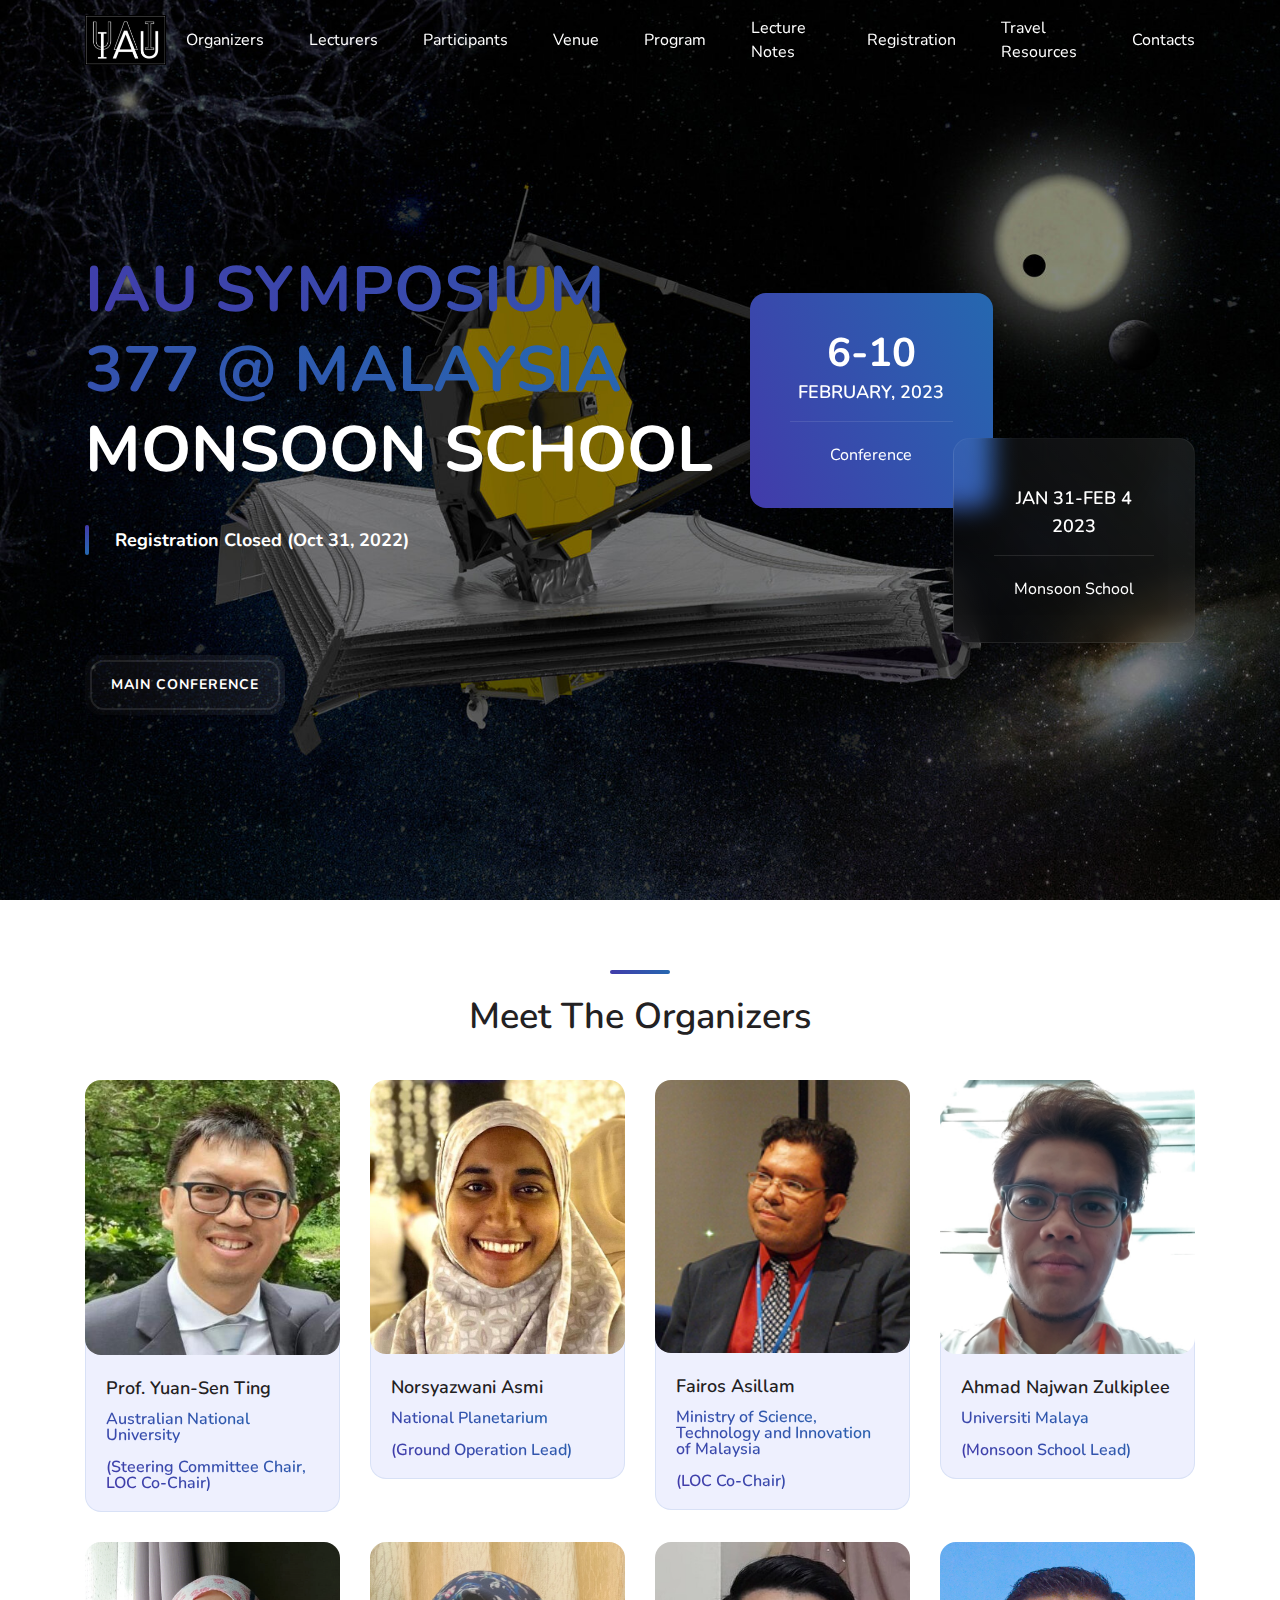
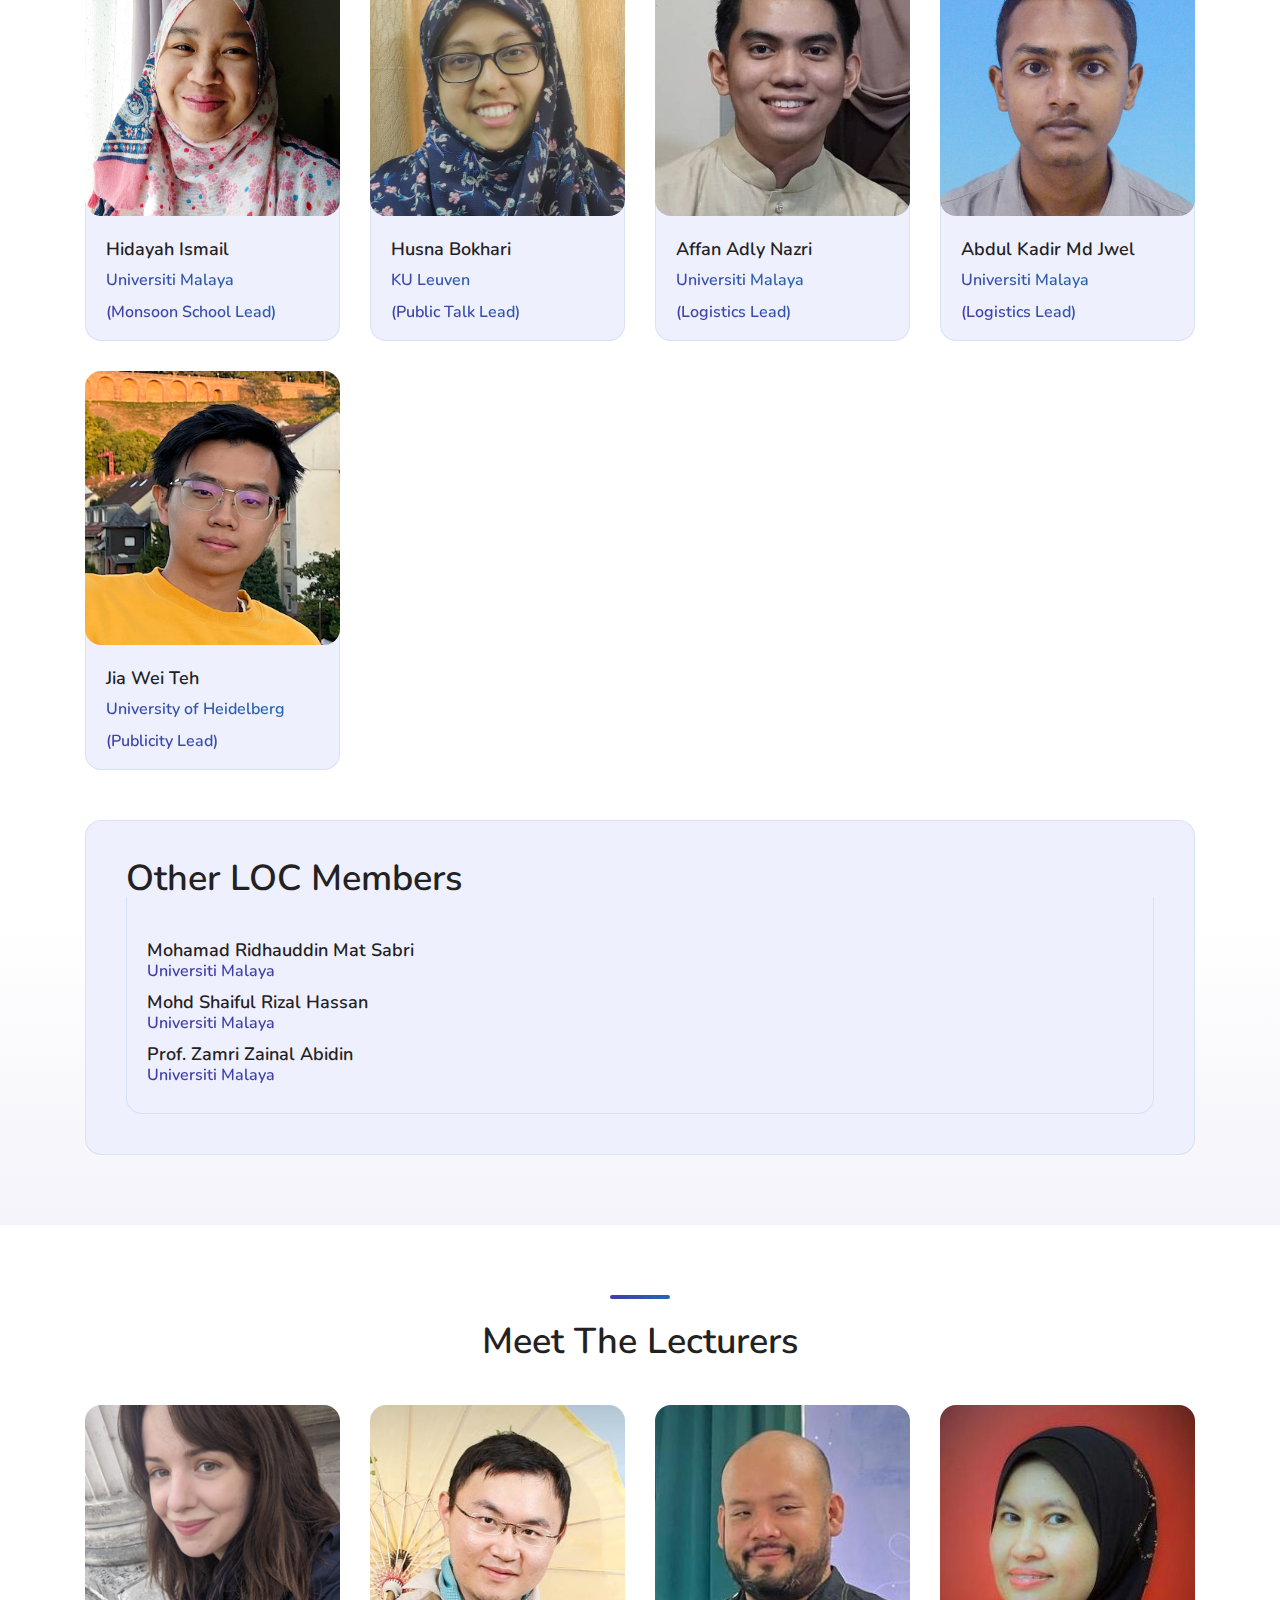
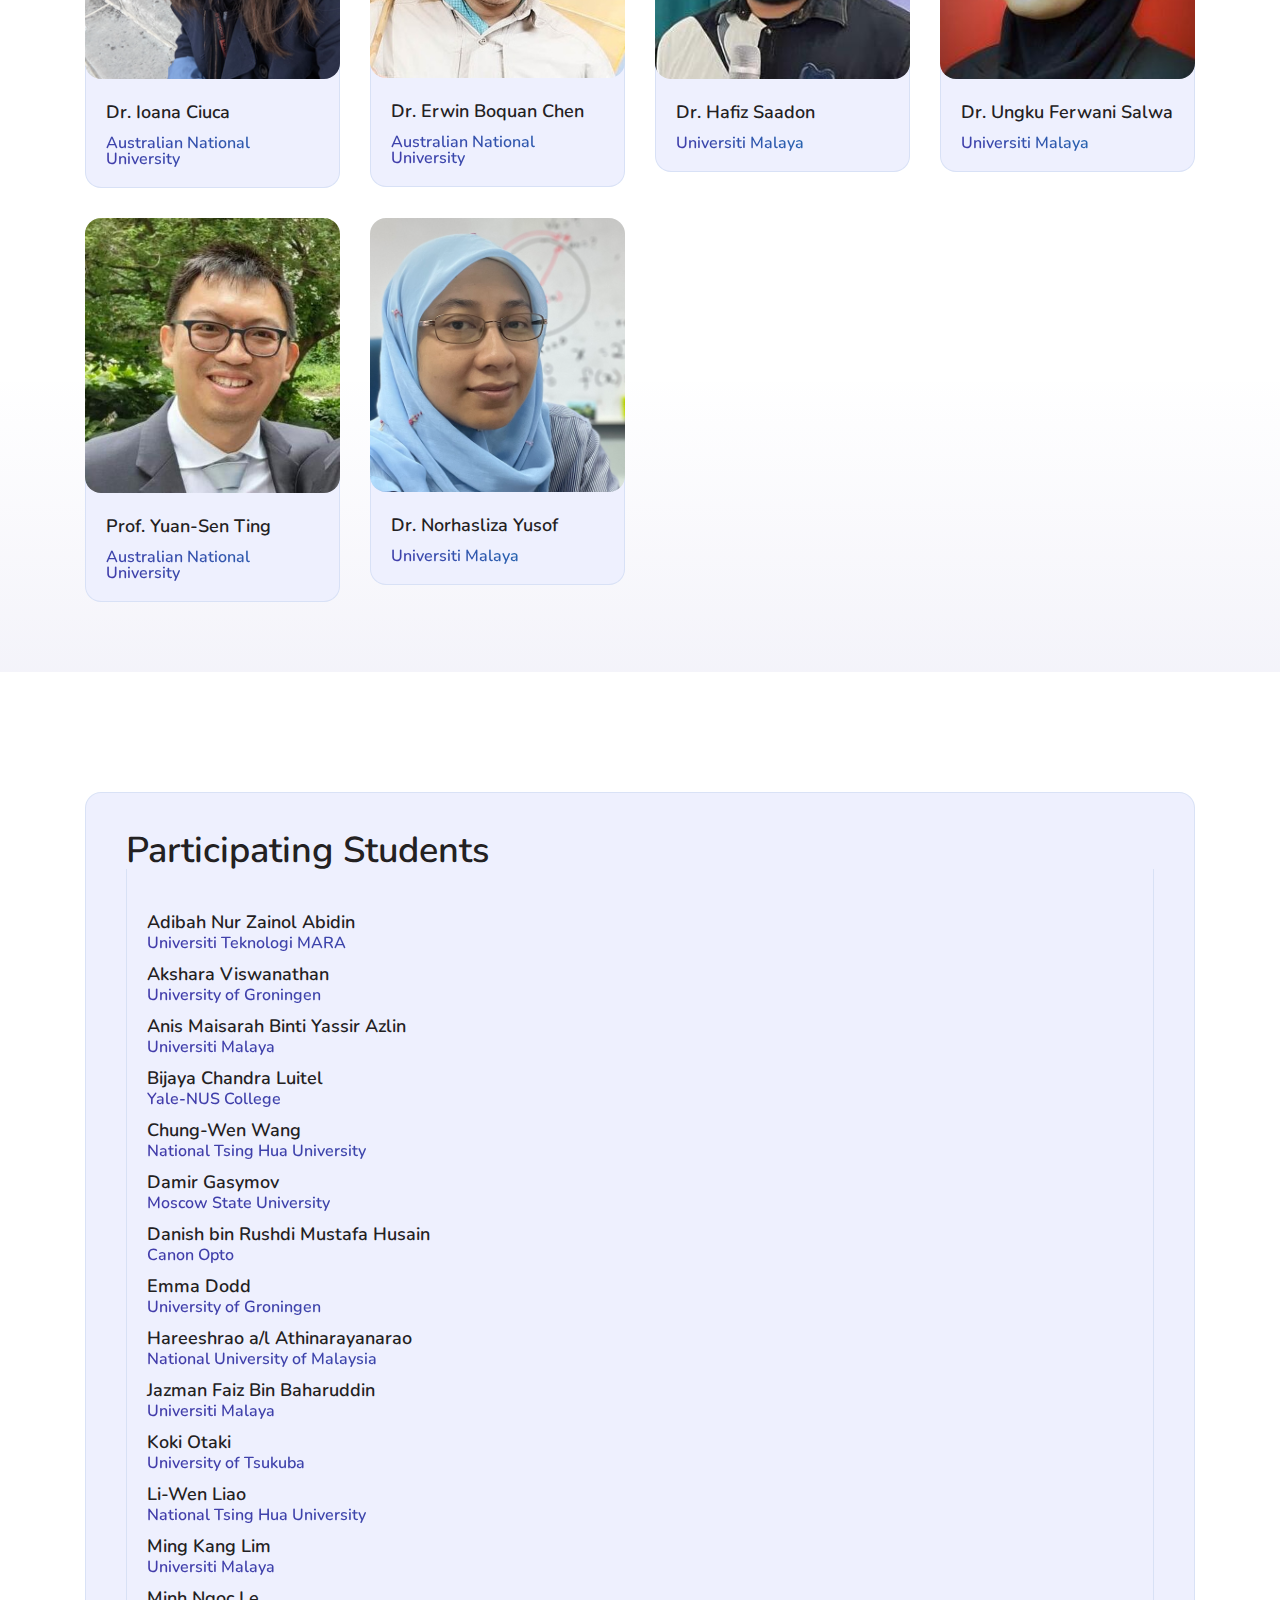
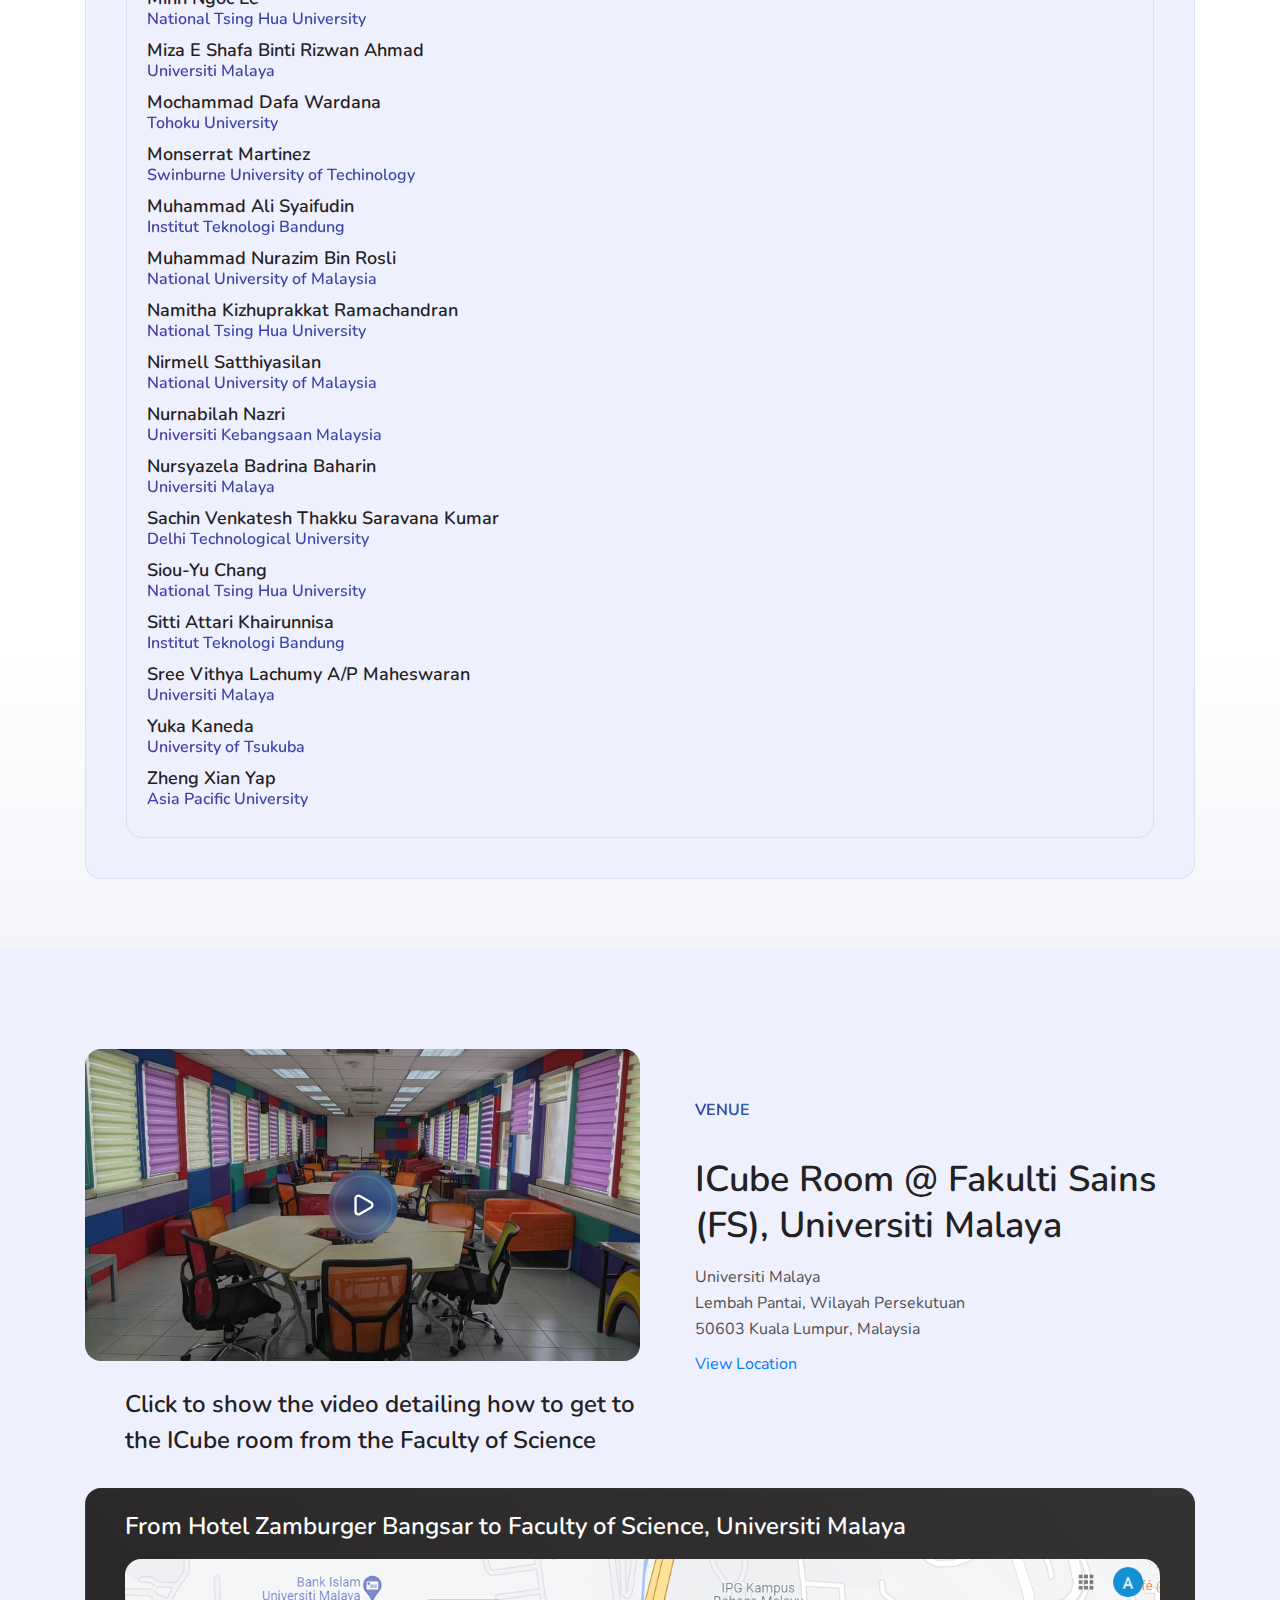
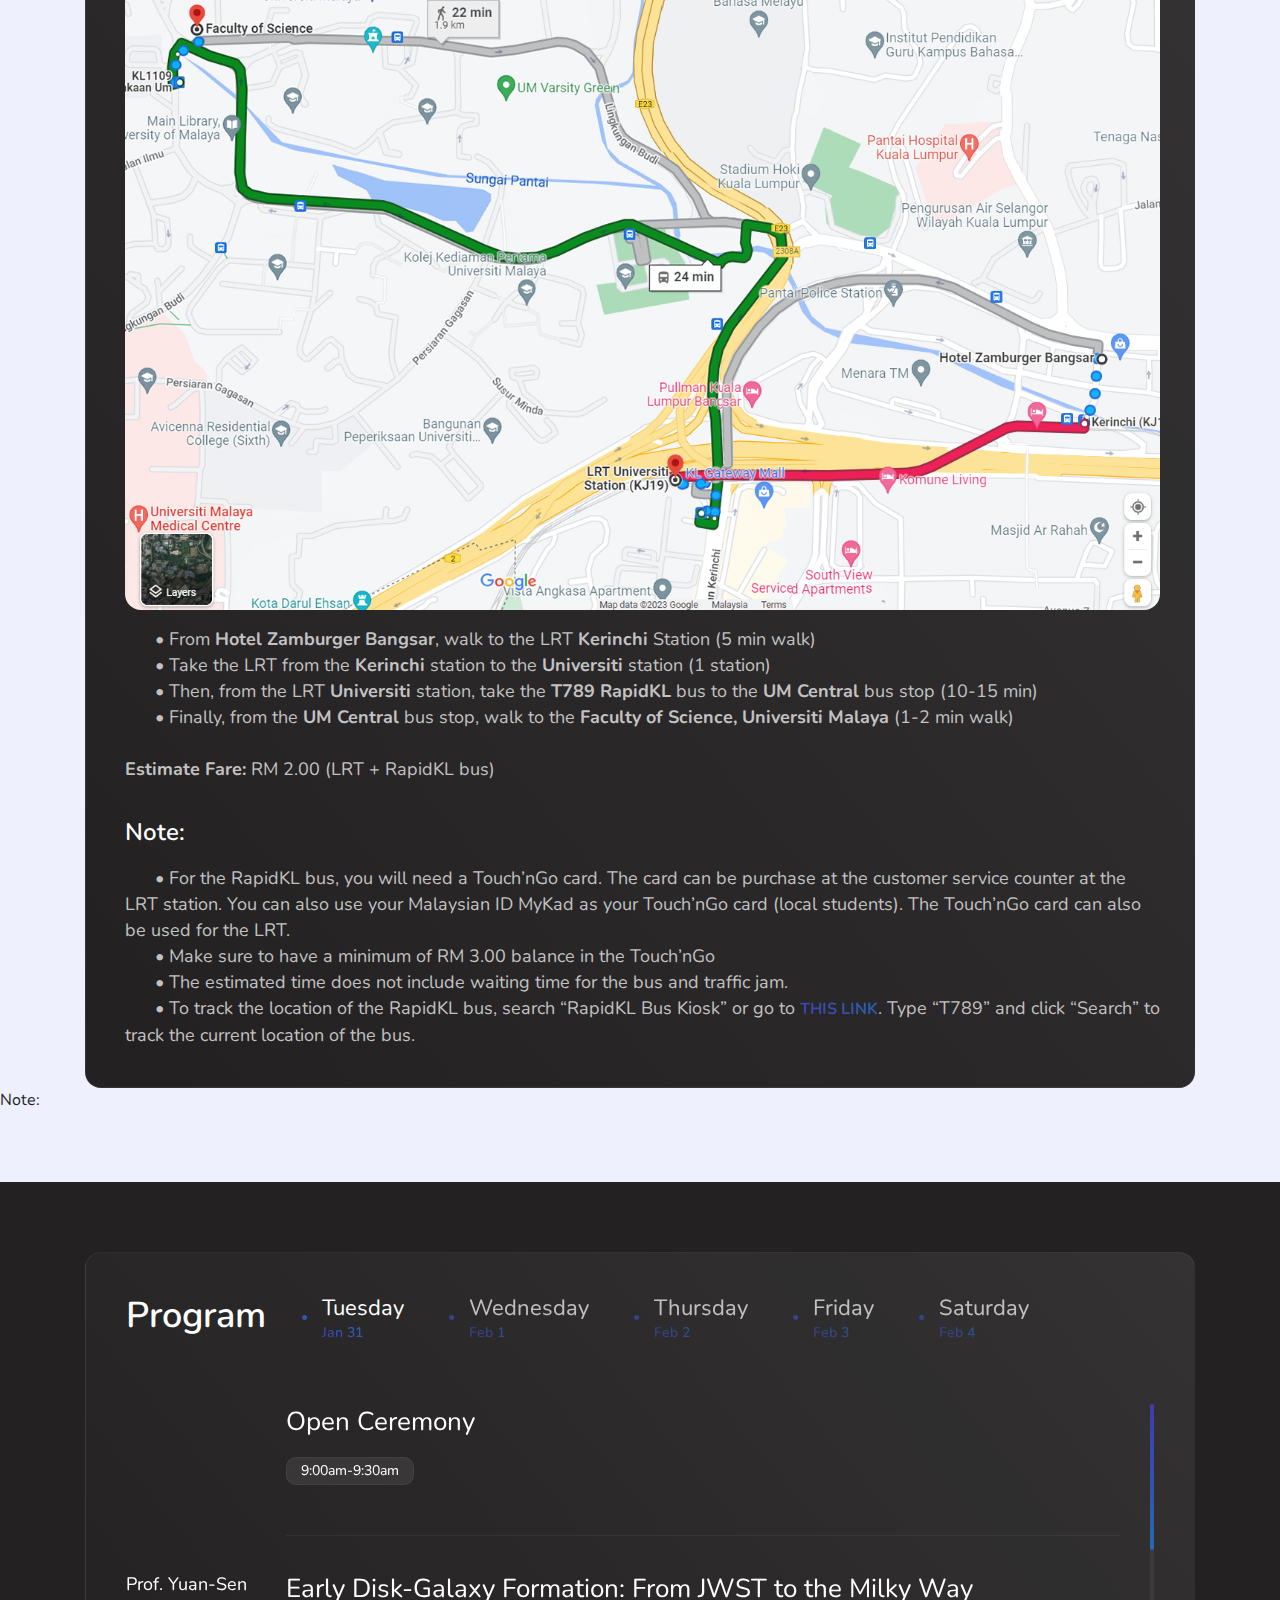
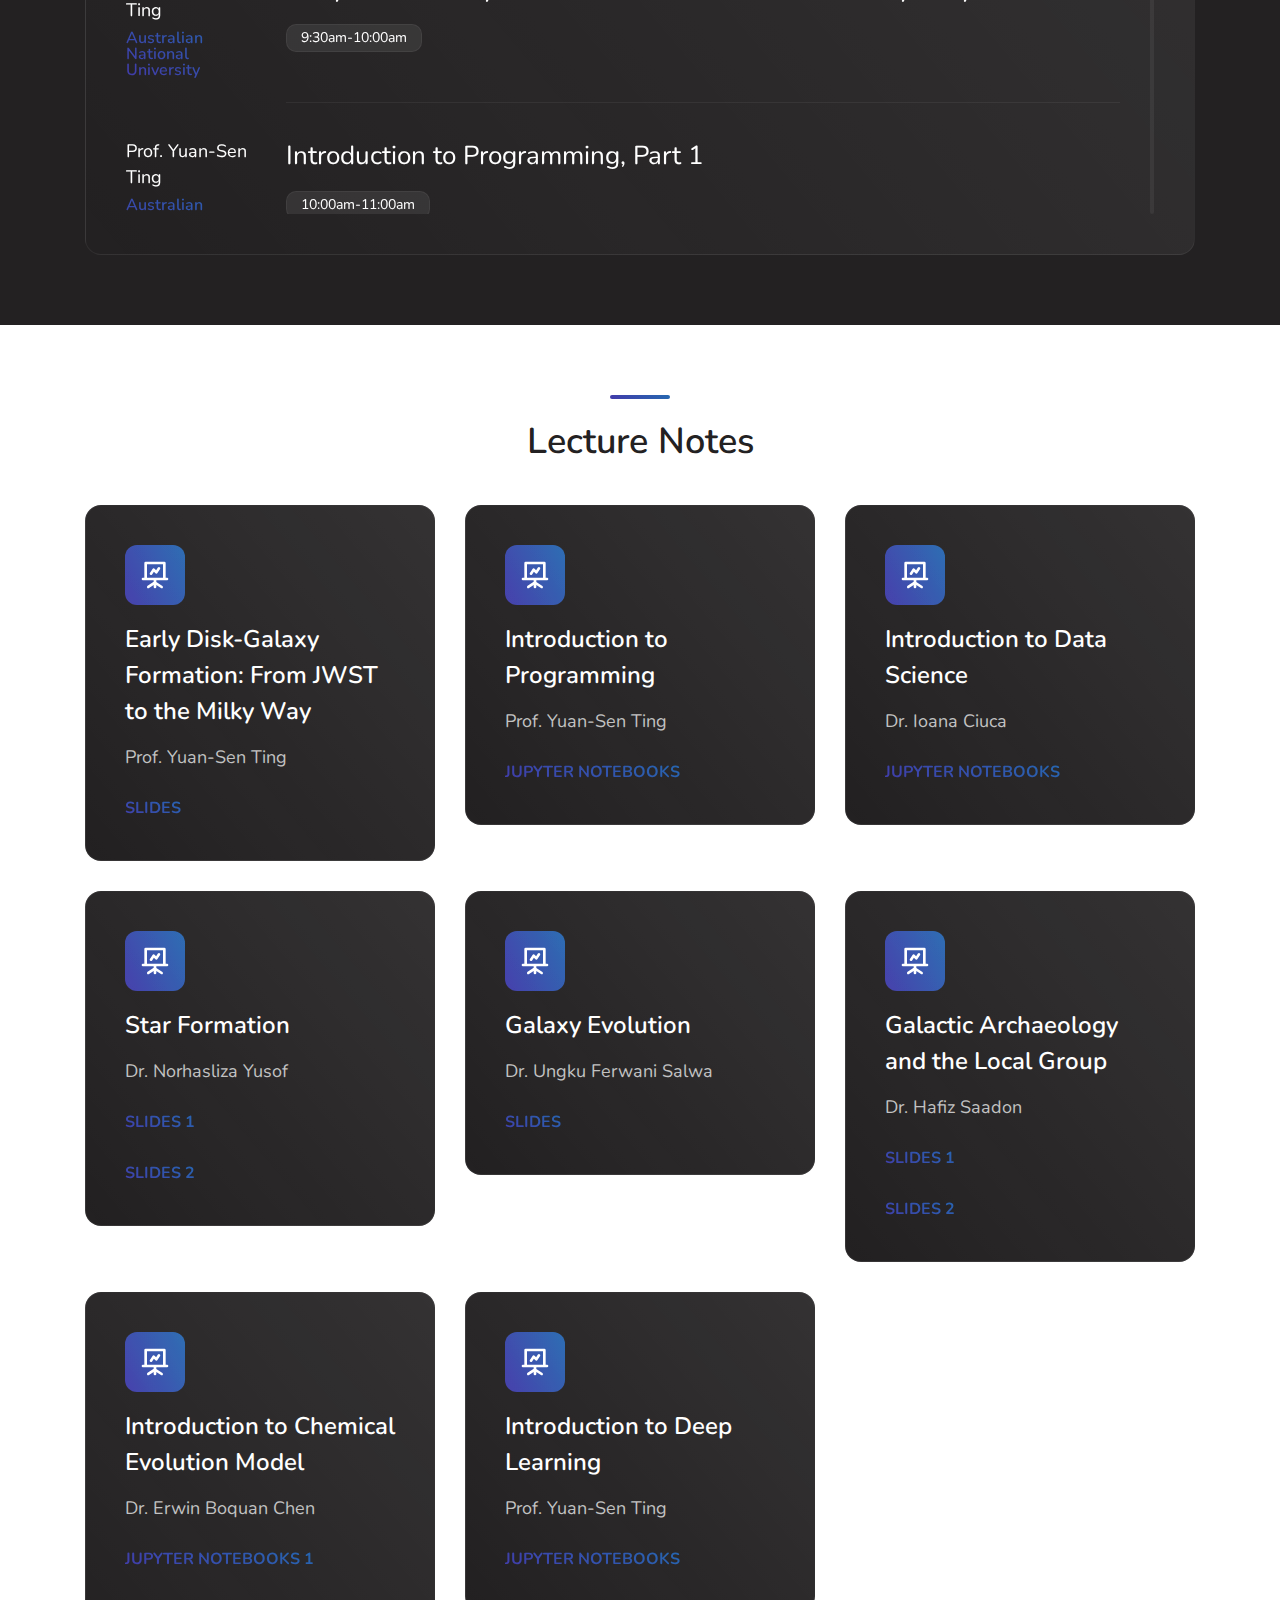
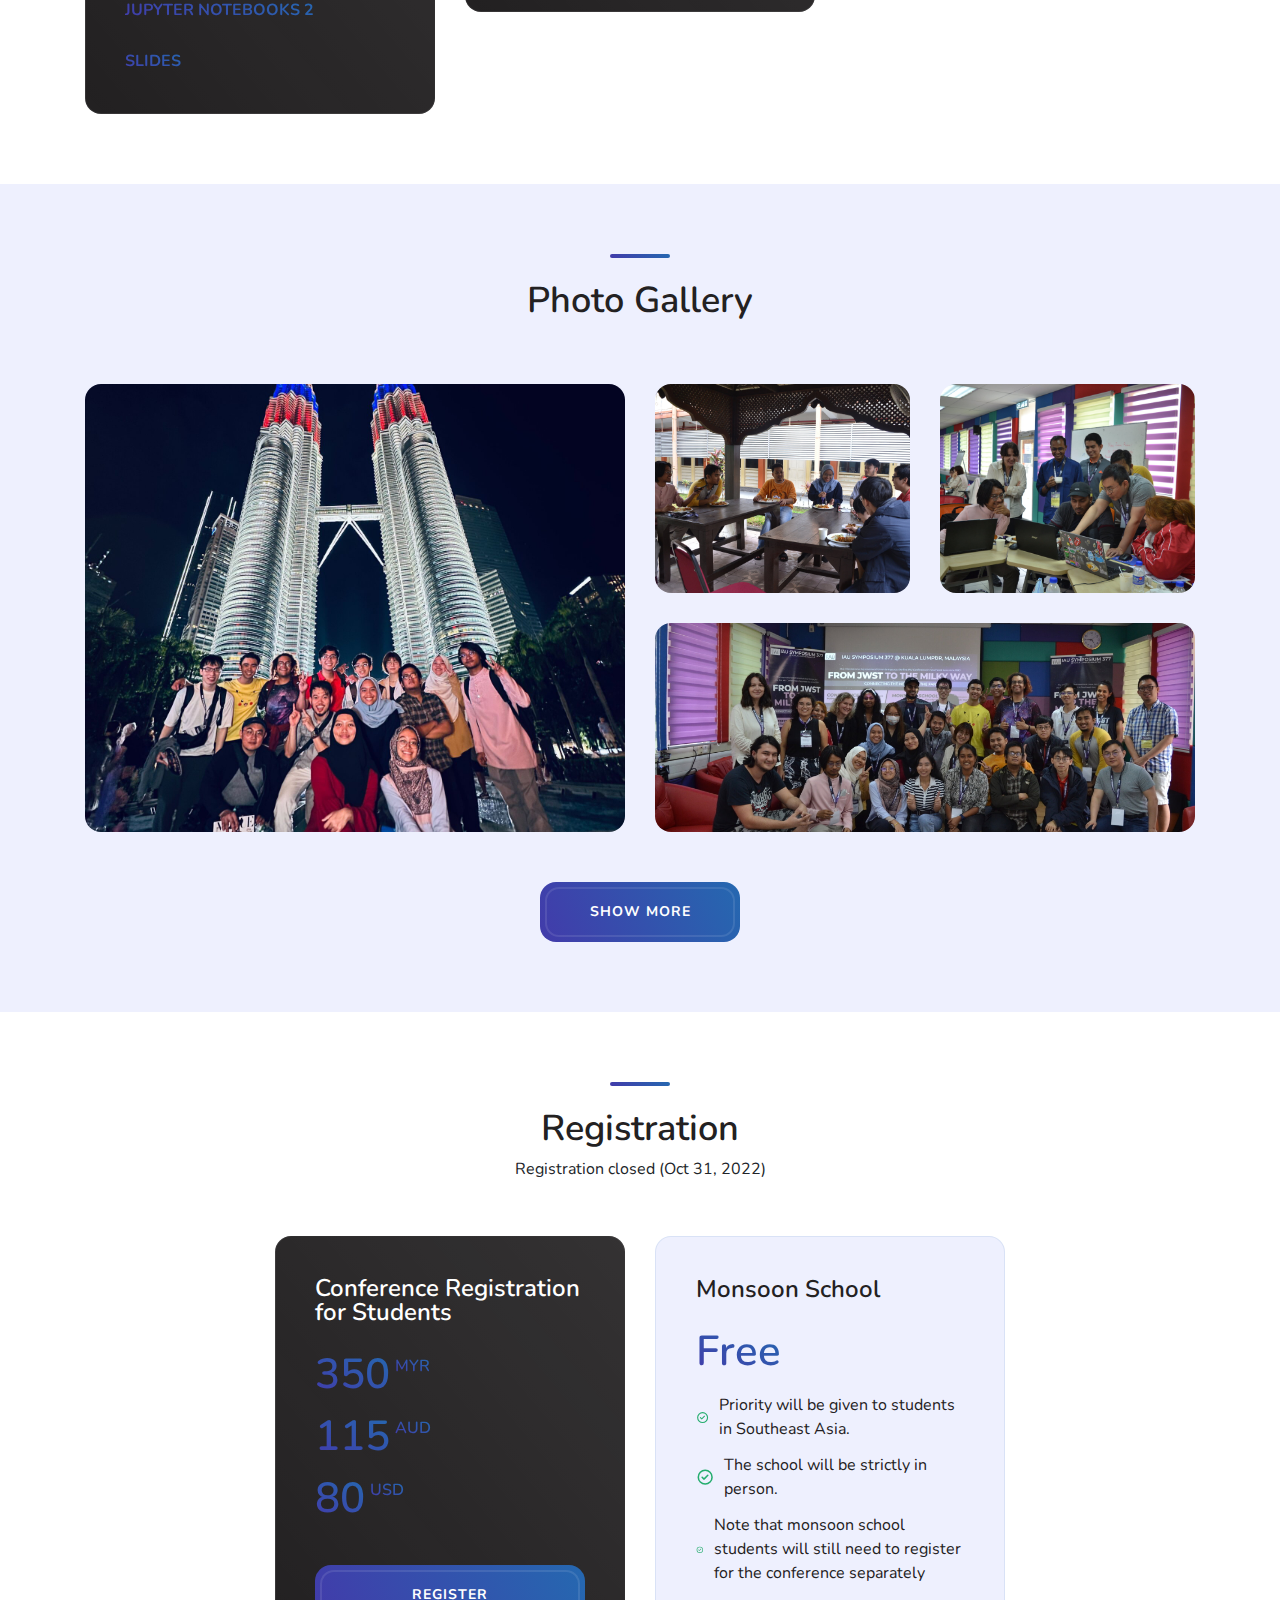
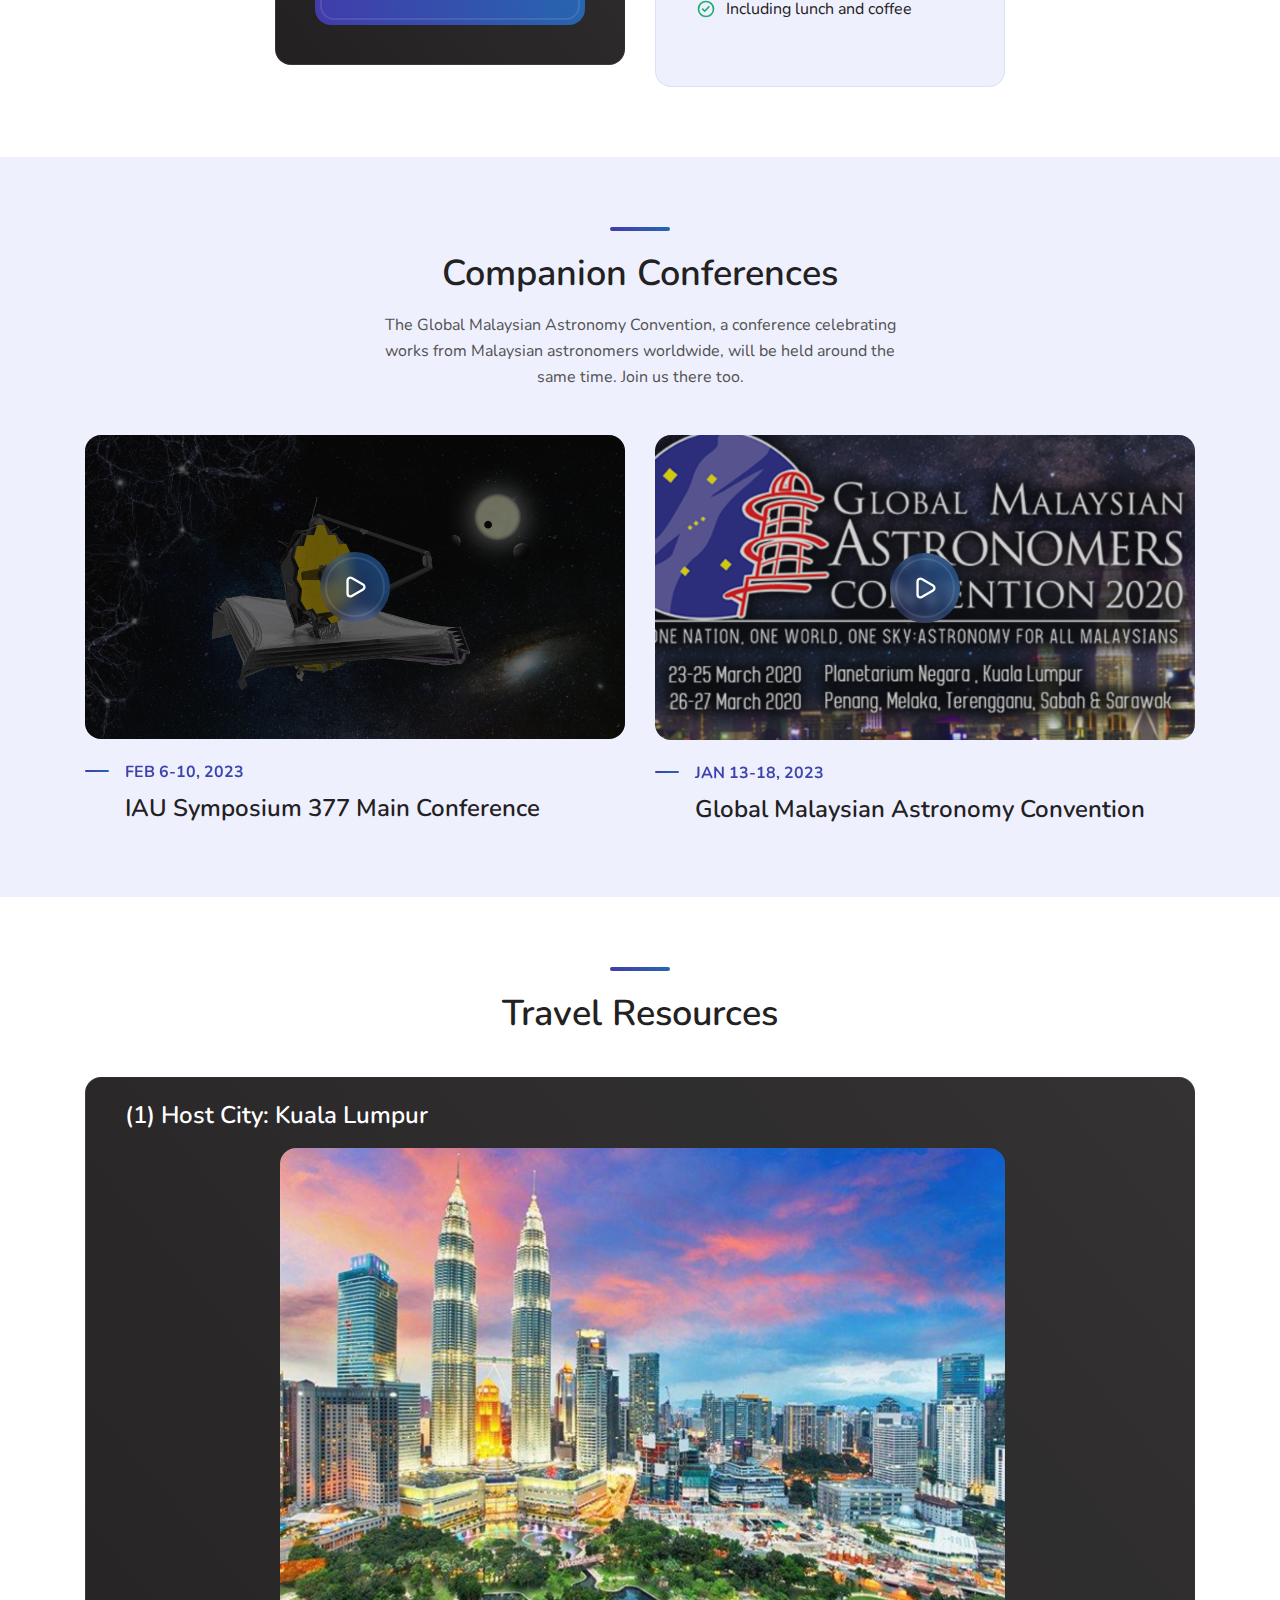
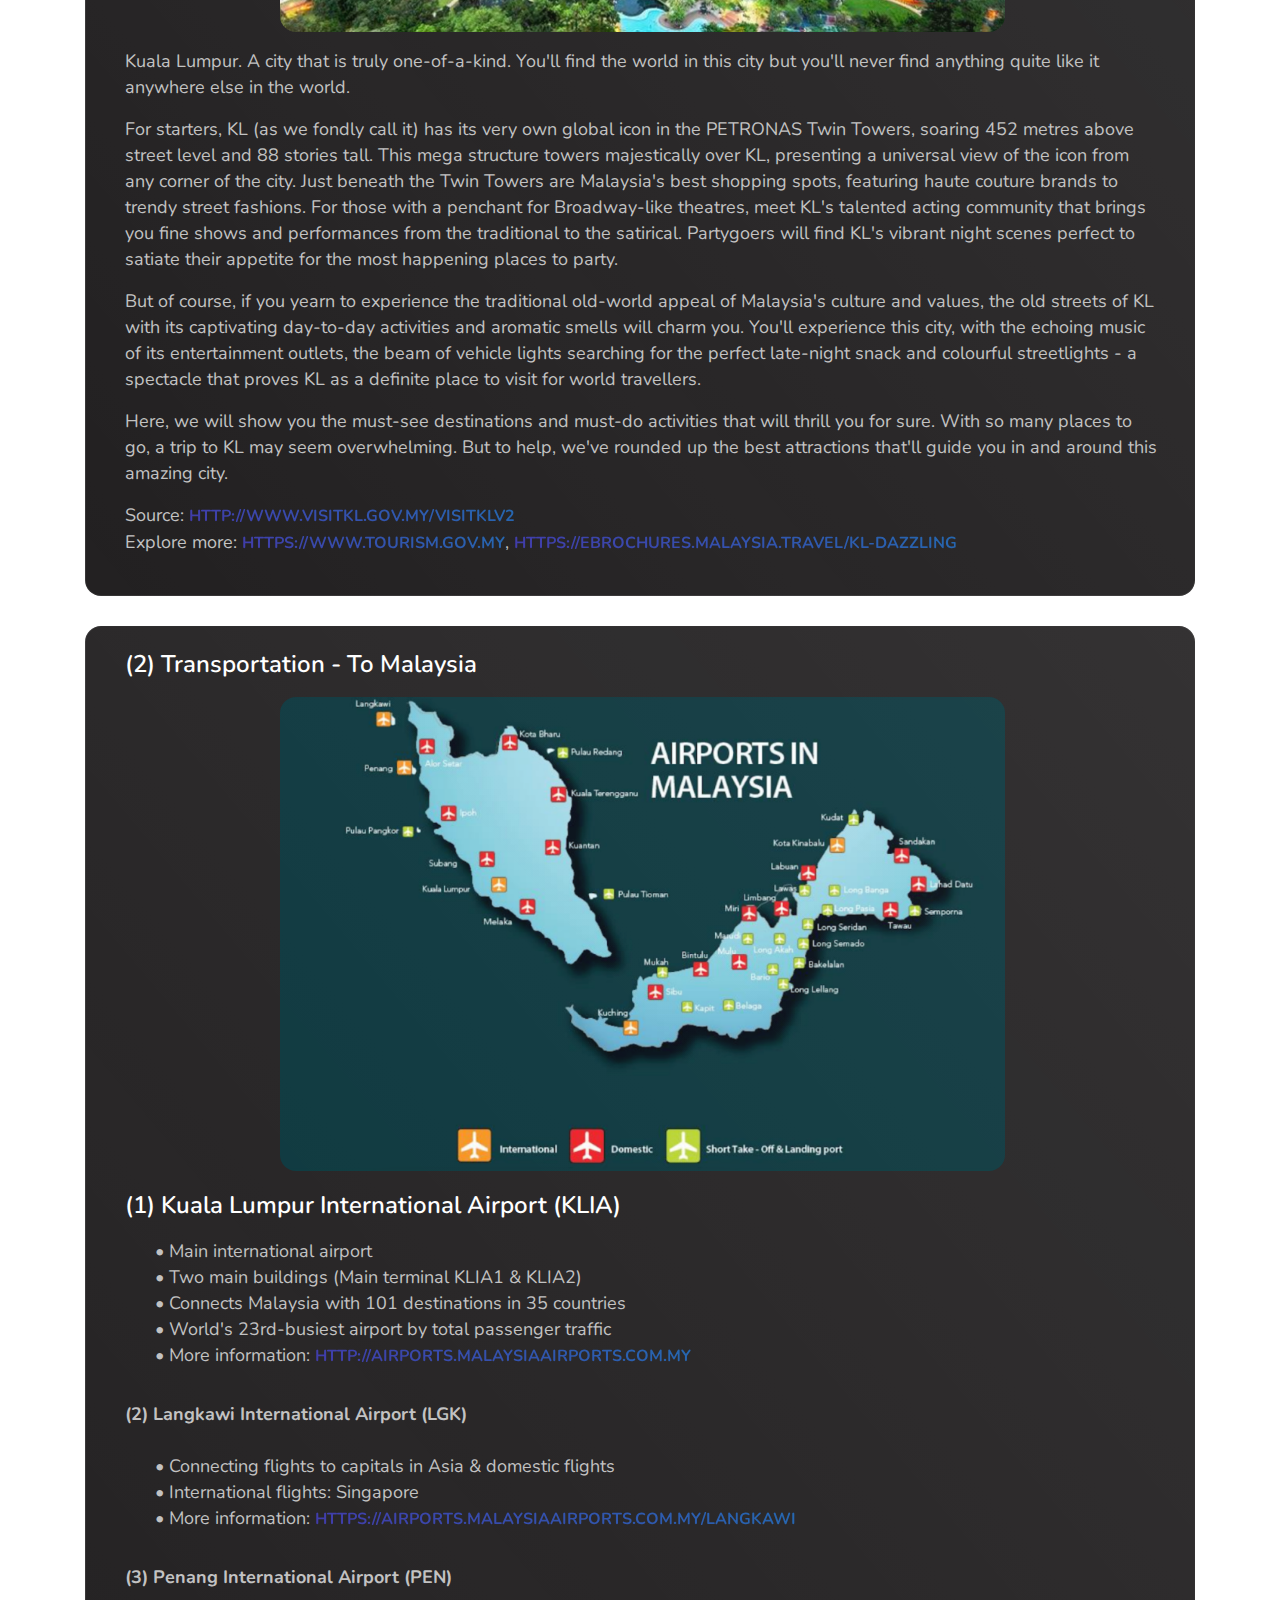
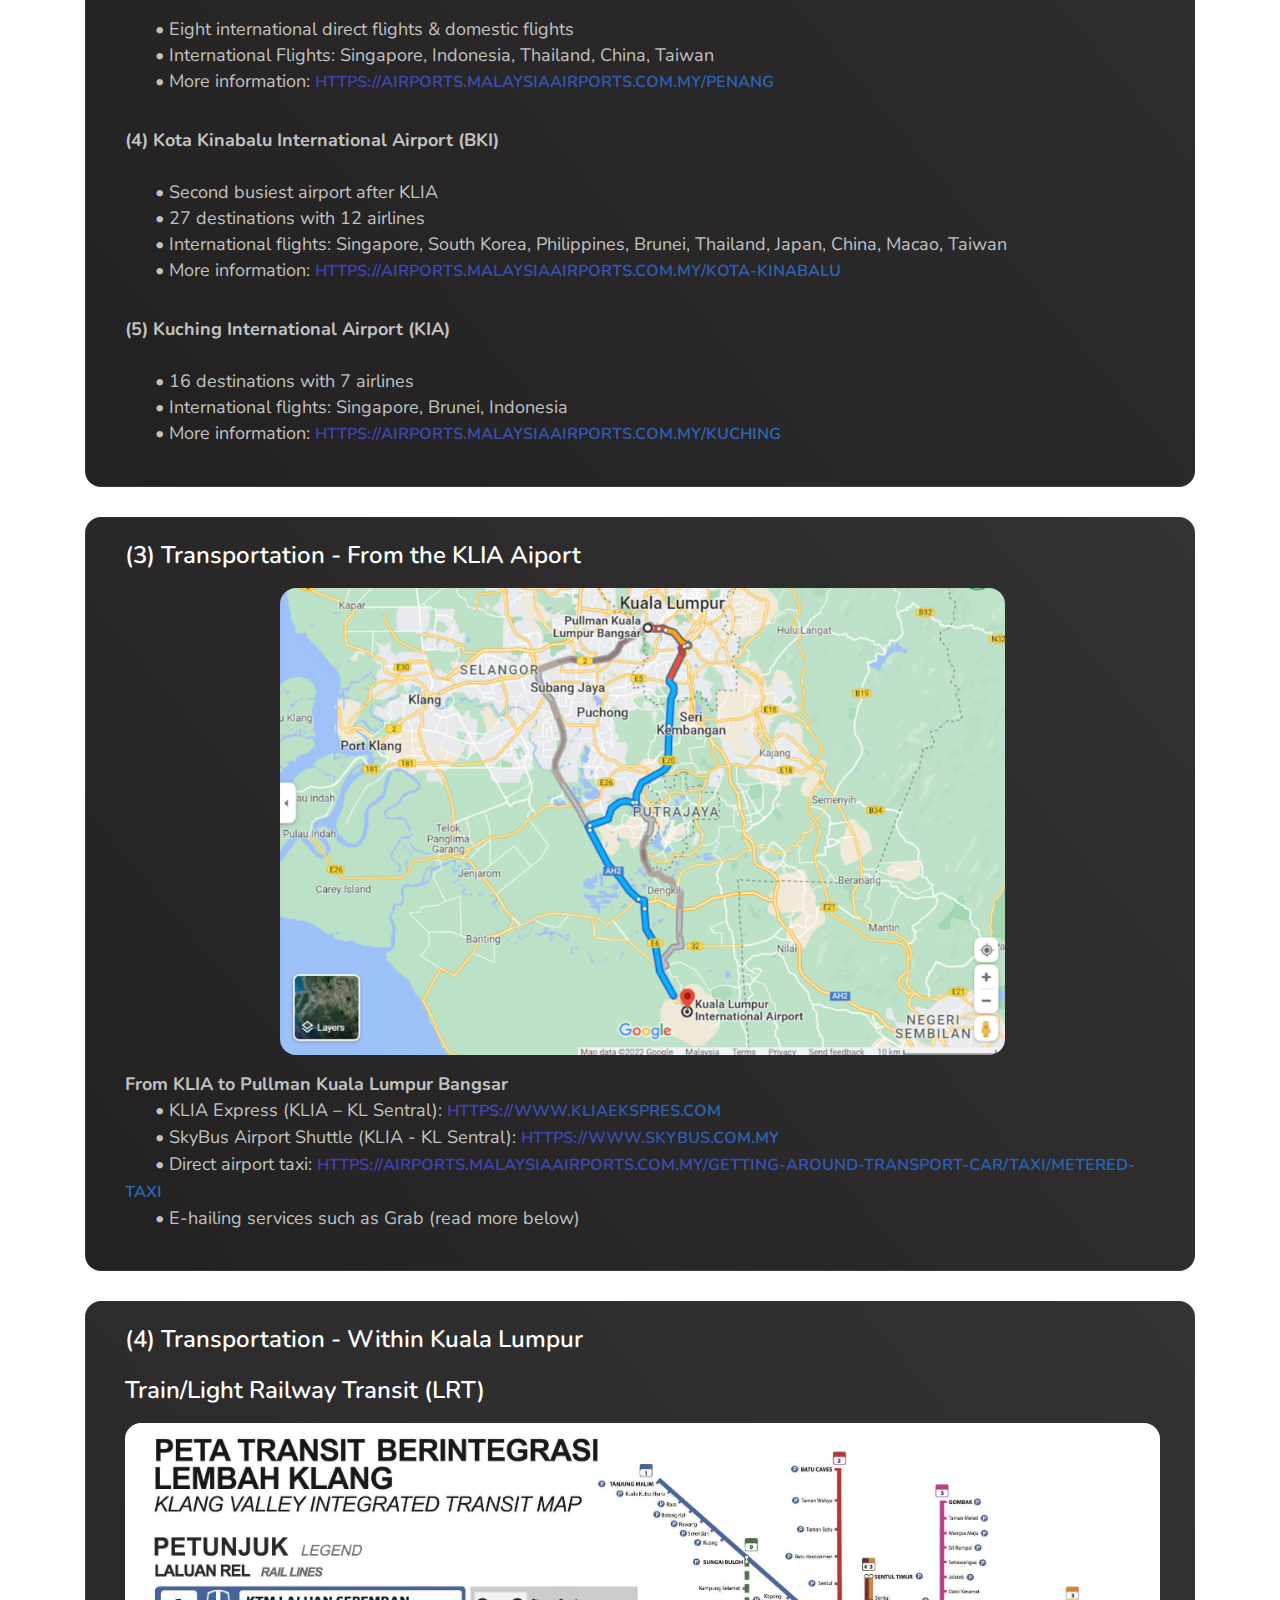
<file: monsoon_school.html>
<!DOCTYPE html>
<html lang="en">
<head>
	<meta charset="utf-8">
	<meta name="viewport" content="width=device-width, initial-scale=1, shrink-to-fit=no">

	<!-- CSS -->
	<link rel="stylesheet" href="css/bootstrap-reboot.min.css">
	<link rel="stylesheet" href="css/bootstrap-grid.min.css">
	<link rel="stylesheet" href="css/blueimp-gallery.min.css">
	<link rel="stylesheet" href="css/magnific-popup.css">
	<link rel="stylesheet" href="css/main.css">

	<!-- Favicons -->
	<meta name="description" content="IAU Symposium 377 Monsoon School">
	<meta name="keywords" content="">
	<meta name="author" content="Yuan-Sen Ting">
	<title>Early Disk-Galaxy Formation from JWST to the Milky Way</title>
</head>

<body>
	<!-- header -->
	<header class="header">
		<div class="container">
			<div class="row">
				<div class="col-12">
					<div class="header__content">
						<!-- logo -->
						<a data-scroll href="#hero" class="header__logo">
							<img class="header__logo-white" src="img/iau_bb.jpeg" alt="">
						</a>
						<!-- end logo -->
						<!-- tagline -->
						<span class="header__tagline"></span>
						<!-- end tagline -->

						<!-- btn -->
						<button class="header__btn" type="button" aria-label="header__nav">
							<span></span>
							<span></span>
							<span></span>
						</button>
						<!-- end btn -->

						<!-- navigation -->
						<ul class="header__nav" id="header__nav">
							<li>
								<a data-scroll href="#organizers">Organizers</a>
							</li>
							<li>
								<a data-scroll href="#speakers">Lecturers</a>
							</li>
							<li>
								<a data-scroll href="#students">Participants</a>
							</li>
							<li>
								<a data-scroll href="#venue">Venue</a>
							</li>
							<li>
								<a data-scroll href="#agenda">Program</a>
							</li>
							<li>
								<a data-scroll href="#notes">Lecture Notes</a>
							</li>
							<li>
								<a data-scroll href="#registration">Registration</a>
							</li>
							<li>
								<a data-scroll href="#resources">Travel Resources</a>
							</li>
							<li>
								<a data-scroll href="#contacts">Contacts</a>
							</li>
						</ul>
						<!-- end navigation -->

					</div>
				</div>
			</div>
		</div>
	</header>
	<!-- end header -->

	<!-- hero -->
	<section class="hero" id="hero">
		<div class="container">
			<div class="row row--grid">
				<div class="col-12 col-lg-7">
					<div class="hero__content hero__content--first">
						<h2 class="hero__title"><b>IAU Symposium 377 @ Malaysia</b><br>Monsoon School</h2>
						<p class="hero__tagline"><b>Registration Closed (Oct 31, 2022)</b></p>
						<p>&nbsp;</p>
						<div class="hero__btns">
							<!-- <a data-scroll href="https://www.eventbrite.com.au/e/iau-377-early-disk-galaxy-formation-from-jwst-to-the-milky-way-registration-380014302007" class="hero__btn"><span>Register</span></a> -->
							<a data-scroll href="https://tingyuansen.github.io/Malaysia_IAU/" class="hero__btn hero__btn--white"><span>Main Conference</span></a>
						</div>
					</div>
				</div>

				<div class="col-12 col-lg-5">
					<div class="hero__content hero__content--second">
						<div class="hero__dates" id="hero__dates">
							<div class="hero__date hero__date--color" data-depth="0.25">
								<div class="hero__date-day">
									6-10
									<span>February, 2023</span>
								</div>
								<div class="hero__date-text">Conference</div>
							</div>

							<div class="hero__date hero__date--glass" data-depth="0.15">
								<div class="hero__date-day">
									<span>Jan 31-Feb 4</span>
									<span>2023</span>
								</div>
								<div class="hero__date-text">Monsoon School</div>
							</div>
						</div>
					</div>
				</div>
			</div>
		</div>
	</section>
	<!-- end hero -->


	<!-- organizers -->
	<section class="section section--gradiend-bot" id="organizers">
		<div class="container">
			<div class="row">
				<!-- section title -->
				<div class="col-12 col-xl-6 offset-xl-3">
					<div class="section__title section__title--border">
						<h2>Meet The Organizers</h2>
					</div>
				</div>
				<!-- end section title -->
			</div>

			<div class="row row--grid">
				<!-- speaker -->
				<div class="col-6 col-md-4 col-lg-3">
					<div class="speaker">
						<div class="speaker__img">
							<img src="img/speakers/yuan-sen_ting_270x290.jpg" alt="">

							<div class="speaker__social">
							</div>
						</div>
						<div class="speaker__about">
							<h3>Prof. Yuan-Sen Ting<br></h3>
							<span>Australian National University <br><br> (Steering Committee Chair, LOC Co-Chair)</span>
						</div>
					</div>
				</div>
				<!-- end speaker -->

				<!-- speaker -->
				<div class="col-6 col-md-4 col-lg-3">
					<div class="speaker">
						<div class="speaker__img">
							<img src="img/speakers/syazwani_asmi.jpg" alt="">

							<div class="speaker__social">
							</div>
						</div>
						<div class="speaker__about">
							<h3>Norsyazwani Asmi</h3>
							<span>National Planetarium <br><br> (Ground Operation Lead)</span>
						</div>
					</div>
				</div>
				<!-- end speaker -->

				<!-- speaker -->
				<div class="col-6 col-md-4 col-lg-3">
					<div class="speaker">
						<div class="speaker__img">
							<img src="img/speakers/fairos_asillam_270x290.jpg" alt="">

							<div class="speaker__social">
							</div>
						</div>
						<div class="speaker__about">
							<h3>Fairos Asillam</h3>
							<span>Ministry of Science, Technology and Innovation of Malaysia<br><br> (LOC Co-Chair)</span>
						</div>
					</div>
				</div>
				<!-- end speaker -->

				<!-- speaker -->
				<div class="col-6 col-md-4 col-lg-3">
					<div class="speaker">
						<div class="speaker__img">
							<img src="img/speakers/ahmad_najwan.png" alt="">

							<div class="speaker__social">
							</div>
						</div>
						<div class="speaker__about">
							<h3>Ahmad Najwan Zulkiplee</h3>
							<span>Universiti Malaya <br><br> (Monsoon School Lead)</span>
						</div>
					</div>
				</div>
				<!-- end speaker -->

				<!-- speaker -->
				<div class="col-6 col-md-4 col-lg-3">
					<div class="speaker">
						<div class="speaker__img">
							<img src="img/speakers/hidayah_ismail.png" alt="">

							<div class="speaker__social">
							</div>
						</div>
						<div class="speaker__about">
							<h3>Hidayah Ismail</h3>
							<span>Universiti Malaya <br><br> (Monsoon School Lead)</span>
						</div>
					</div>
				</div>
				<!-- end speaker -->

				<!-- speaker -->
				<div class="col-6 col-md-4 col-lg-3">
					<div class="speaker">
						<div class="speaker__img">
							<img src="img/speakers/husna_bokhari.jpg" alt="">

							<div class="speaker__social">
							</div>
						</div>
						<div class="speaker__about">
							<h3>Husna Bokhari</h3>
							<span>KU Leuven <br><br> (Public Talk Lead)</span>
						</div>
					</div>
				</div>
				<!-- end speaker -->

				<!-- speaker -->
				<div class="col-6 col-md-4 col-lg-3">
					<div class="speaker">
						<div class="speaker__img">
							<img src="img/speakers/affan_adly.jpg" alt="">

							<div class="speaker__social">
							</div>
						</div>
						<div class="speaker__about">
							<h3>Affan Adly Nazri</h3>
							<span>Universiti Malaya <br><br> (Logistics Lead)</span>
						</div>
					</div>
				</div>
				<!-- end speaker -->

				<!-- speaker -->
				<div class="col-6 col-md-4 col-lg-3">
					<div class="speaker">
						<div class="speaker__img">
							<img src="img/speakers/abdul_kadir.png" alt="">

							<div class="speaker__social">
							</div>
						</div>
						<div class="speaker__about">
							<h3>Abdul Kadir Md Jwel</h3>
							<span>Universiti Malaya <br><br> (Logistics Lead)</span>
						</div>
					</div>
				</div>
				<!-- end speaker -->

				<!-- speaker -->
				<div class="col-6 col-md-4 col-lg-3">
					<div class="speaker">
						<div class="speaker__img">
							<img src="img/speakers/jia_wei_teh.png" alt="">

							<div class="speaker__social">
							</div>
						</div>
						<div class="speaker__about">
							<h3>Jia Wei Teh</h3>
							<span>University of Heidelberg<br><br> (Publicity Lead)</span>
						</div>
					</div>
				</div>
				<!-- end speaker -->

				<div class="container" style="margin-top:50px;">
					<div class="row">
						<!-- about -->
						<div class="col-12">
							<div class="about">
								<div class="row">
									<div class="col-12 col-lg-12">
										<div class="about__content">
											<h2>Other LOC Members</h2>
											<div class="speaker__about">
												<h3>Mohamad Ridhauddin Mat Sabri<span>Universiti Malaya</span></h3>
												<h3>Mohd Shaiful Rizal Hassan<span>Universiti Malaya</span></h3>
												<h3>Prof. Zamri Zainal Abidin <span>Universiti Malaya</span></h3>
											</div>
										</div>
									</div>
								</div>
							</div>
						</div>
					</div>
				</div>

	</section>
	<!-- end organizers -->

	<!-- speakers -->
	<section class="section section--gradiend-bot" id="speakers">
		<div class="container">
			<div class="row">
				<!-- section title -->
				<div class="col-12 col-xl-6 offset-xl-3">
					<div class="section__title section__title--border">
						<h2>Meet The Lecturers</h2>
					</div>
				</div>
				<!-- end section title -->
			</div>

			<div class="row row--grid">

				<!-- speaker -->
				<div class="col-6 col-md-4 col-lg-3">
					<div class="speaker">
						<div class="speaker__img">
							<img src="img/speakers/ioana_ciuca.jpg" alt="">

							<div class="speaker__social">
							</div>
						</div>
						<div class="speaker__about">
							<h3>Dr. Ioana Ciuca</h3>
							<span>Australian National University</span>
						</div>
					</div>
				</div>
				<!-- end speaker -->

				<!-- speaker -->
				<div class="col-6 col-md-4 col-lg-3">
					<div class="speaker">
						<div class="speaker__img">
							<img src="img/speakers/boquan_chen.jpg" alt="">

							<div class="speaker__social">
							</div>
						</div>
						<div class="speaker__about">
							<h3>Dr. Erwin Boquan Chen</h3>
							<span>Australian National University</span>
						</div>
					</div>
				</div>
				<!-- end speaker -->

				<!-- speaker -->
				<!-- <div class="col-6 col-md-4 col-lg-3">
					<div class="speaker">
						<div class="speaker__img">
							<img src="img/speakers/3.jpg" alt="">

							<div class="speaker__social">
							</div>
						</div>
						<div class="speaker__about">
							<h3>Dr. Mubdi Rahman</h3>
							<span>Sidrat Research</span>
						</div>
					</div>
				</div> -->
				<!-- end speaker -->

				<!-- speaker -->
				<div class="col-6 col-md-4 col-lg-3">
					<div class="speaker">
						<div class="speaker__img">
							<img src="img/speakers/hafiz_saadon.jpg" alt="">

							<div class="speaker__social">
							</div>
						</div>
						<div class="speaker__about">
							<h3>Dr. Hafiz Saadon</h3>
							<span>Universiti Malaya</span>
						</div>
					</div>
				</div>
				<!-- end speaker -->

				<!-- speaker -->
				<div class="col-6 col-md-4 col-lg-3">
					<div class="speaker">
						<div class="speaker__img">
							<img src="img/speakers/ungku_ferwani_salwa.jpg" alt="">

							<div class="speaker__social">
							</div>
						</div>
						<div class="speaker__about">
							<h3>Dr. Ungku Ferwani Salwa</h3>
							<span>Universiti Malaya</span>
						</div>
					</div>
				</div>
				<!-- end speaker -->

				<!-- speaker -->
				<div class="col-6 col-md-4 col-lg-3">
					<div class="speaker">
						<div class="speaker__img">
							<img src="img/speakers/yuan-sen_ting_270x290.jpg" alt="">
							<div class="speaker__social">
							</div>
						</div>
						<div class="speaker__about">
							<h3>Prof. Yuan-Sen Ting<br></h3>
							<span>Australian National University</span>
						</div>
					</div>
				</div>
				<!-- end speaker -->


				<!-- speaker -->
				<div class="col-6 col-md-4 col-lg-3">
					<div class="speaker">
						<div class="speaker__img">
							<img src="img/speakers/norhasliza_yusof.png" alt="">

							<div class="speaker__social">
							</div>
						</div>
						<div class="speaker__about">
							<h3>Dr. Norhasliza Yusof</h3>
							<span>Universiti Malaya</span>
						</div>
					</div>
				</div>
				<!-- end speaker -->
	</section>

	<section class="section section--gradiend-bot" id="students">
				<div class="container" style="margin-top:50px;">
					<div class="row">
						<!-- about -->
						<div class="col-12">
							<div class="about">
								<div class="row">
									<div class="col-12 col-lg-12">
										<div class="about__content">
											<h2>Participating Students</h2>
											<div class="speaker__about">
												<h3>Adibah Nur Zainol Abidin<span>Universiti Teknologi MARA</span></h3>
												<h3>Akshara Viswanathan<span>University of Groningen</span></h3>
												<h3>Anis Maisarah Binti Yassir Azlin<span>Universiti Malaya</span></h3>
												<h3>Bijaya Chandra Luitel<span>Yale-NUS College</span></h3>
												<h3>Chung-Wen Wang<span>National Tsing Hua University</span></h3>
												<h3>Damir Gasymov<span>Moscow State University</span></h3>
												<h3>Danish bin Rushdi Mustafa Husain<span>Canon Opto</span></h3>
												<h3>Emma Dodd<span>University of Groningen</span></h3>
												<h3>Hareeshrao a/l Athinarayanarao<span>National University of Malaysia</span></h3>
												<h3>Jazman Faiz Bin Baharuddin<span>Universiti Malaya</span></h3>
												<h3>Koki Otaki<span>University of Tsukuba</span></h3>
												<h3>Li-Wen Liao<span>National Tsing Hua University</span></h3>
												<h3>Ming Kang Lim<span>Universiti Malaya</span></h3>
												<h3>Minh Ngoc Le<span>National Tsing Hua University</span></h3>
												<h3>Miza E Shafa Binti Rizwan Ahmad<span>Universiti Malaya</span></h3>
												<h3>Mochammad Dafa Wardana<span>Tohoku University</span></h3>
												<h3>Monserrat Martinez<span>Swinburne University of Techinology</span></h3>
												<h3>Muhammad Ali Syaifudin<span>Institut Teknologi Bandung</span></h3>
												<h3>Muhammad Nurazim Bin Rosli<span>National University of Malaysia</span></h3>
												<h3>Namitha Kizhuprakkat Ramachandran<span>National Tsing Hua University</span></h3>
												<h3>Nirmell Satthiyasilan<span>National University of Malaysia</span></h3>
												<h3>Nurnabilah Nazri<span>Universiti Kebangsaan Malaysia</span></h3>
												<h3>Nursyazela Badrina Baharin<span>Universiti Malaya</span></h3>
												<h3>Sachin Venkatesh Thakku Saravana Kumar<span>Delhi Technological University</span></h3>
												<h3>Siou-Yu Chang<span>National Tsing Hua University</span></h3>
												<h3>Sitti Attari Khairunnisa<span>Institut Teknologi Bandung</span></h3>
												<h3>Sree Vithya Lachumy A/P Maheswaran<span>Universiti Malaya</span></h3>
												<h3>Yuka Kaneda<span>University of Tsukuba</span></h3>
												<h3>Zheng Xian Yap<span>Asia Pacific University</span></h3>
											</div>
										</div>
									</div>

								</div>
							</div>
						</div>
					</div>
				</div>

			</div>
		</div>
	</section>
	<!-- end speakers -->

	<!-- gallery -->
	<section class="section section--blue" id="venue">
		<div class="container">
			<div class="row no-gutters">
				<!-- section title -->
				<div class="col-12 col-md-10 offset-md-1 col-lg-6 order-lg-2 offset-lg-0 align-self-center">
					<div class="section__title section__title--grid-left">
						<strong>Venue</strong>
						<br>
						<h2>ICube Room @ Fakulti Sains (FS), Universiti Malaya</h2>
						<p>Universiti Malaya<br> Lembah Pantai, Wilayah Persekutuan <br> 50603 Kuala Lumpur, Malaysia</p>
						<a href="https://www.google.com/maps/embed?pb=!1m18!1m12!1m3!1d3983.894652140019!2d101.6539444!3d3.122555599999999!2m3!1f0!2f0!3f0!3m2!1i1024!2i768!4f13.1!3m3!1m2!1s0x0%3A0xb3981e9c90bbc849!2zM8KwMDcnMjEuMiJOIDEwMcKwMzknMTQuMiJF!5e0!3m2!1sen!2sau!4v1663571584355!5m2!1sen!2sau" class="open-map">View Location</a>
					</div>
				</div>
				<!-- end section title -->

				<!-- venue -->
				<div class="col-12 col-lg-6 order-lg-1 align-self-center">
					<div class="video video--first">
						<div class="video__cover">
							<img src="img/gallery/Universiti_Malaya_ICube.png" alt="">
							<a href="video/icube.mp4" class="open-video">
								<svg xmlns="http://www.w3.org/2000/svg" viewBox="0 0 24 24"><path d="M18.54,9,8.88,3.46a3.42,3.42,0,0,0-5.13,3V17.58A3.42,3.42,0,0,0,7.17,21a3.43,3.43,0,0,0,1.71-.46L18.54,15a3.42,3.42,0,0,0,0-5.92Zm-1,4.19L7.88,18.81a1.44,1.44,0,0,1-1.42,0,1.42,1.42,0,0,1-.71-1.23V6.42a1.42,1.42,0,0,1,.71-1.23A1.51,1.51,0,0,1,7.17,5a1.54,1.54,0,0,1,.71.19l9.66,5.58a1.42,1.42,0,0,1,0,2.46Z"/></svg>
							</a>
						</div>
						<div class="video__title">
							<h3>Click to show the video detailing how to get to the ICube room from the Faculty of Science</h3>
						</div>
					</div>
				</div>
				<!-- end venue -->
			</div>
		</div>

		<div class="container">
			<div class="resources">
				<h3 class="resources__title">From Hotel Zamburger Bangsar to Faculty of Science, Universiti Malaya </h3>
				<img class="resources__img2" src="img/venue/ICube_Direction.png" alt="">
				<p></p>
				<p class="resources__text">
					&nbsp;&nbsp;&nbsp;&nbsp;&nbsp;&nbsp;&#x2022; From <b>Hotel Zamburger Bangsar</b>, walk to the LRT <b>Kerinchi</b> Station (5 min walk)<br>
					&nbsp;&nbsp;&nbsp;&nbsp;&nbsp;&nbsp;&#x2022; Take the LRT from the <b>Kerinchi</b> station to the <b>Universiti</b> station (1 station)<br>
					&nbsp;&nbsp;&nbsp;&nbsp;&nbsp;&nbsp;&#x2022; Then, from the LRT <b>Universiti</b> station, take the <b>T789 RapidKL</b> bus to the <b>UM Central</b> bus stop (10-15 min)<br>
					&nbsp;&nbsp;&nbsp;&nbsp;&nbsp;&nbsp;&#x2022; Finally, from the <b>UM Central</b> bus stop, walk to the <b>Faculty of Science, Universiti Malaya</b> (1-2 min walk)<br><br>
					<b>Estimate Fare:</b> RM 2.00 (LRT + RapidKL bus)
				</p>
				<p></p>
				<p></p>
				<h3 class="resources__title">Note:</h3>
				<p class="resources__text">
					&nbsp;&nbsp;&nbsp;&nbsp;&nbsp;&nbsp;&#x2022; For the RapidKL bus, you will need a Touch’nGo card. The card can be purchase at the customer service counter at the LRT station. You can also use your Malaysian ID MyKad as your Touch’nGo card (local students). The Touch’nGo card can also be used for the LRT.<br>
					&nbsp;&nbsp;&nbsp;&nbsp;&nbsp;&nbsp;&#x2022; Make sure to have a minimum of RM 3.00 balance in the Touch’nGo<br>
					&nbsp;&nbsp;&nbsp;&nbsp;&nbsp;&nbsp;&#x2022; The estimated time does not include waiting time for the bus and traffic jam.<br>
					&nbsp;&nbsp;&nbsp;&nbsp;&nbsp;&nbsp;&#x2022; To track the location of the RapidKL bus, search “RapidKL Bus Kiosk” or go to <a href="https://myrapidbus.prasarana.com.my/kiosk" class="resources__link">this link</a>. Type “T789” and click “Search” to track the current location of the bus.
				</p>
			</div>
		</div>
		Note:






		<!-- end video -->
	</section>
	<!-- end gallery -->

	<!-- program -->
	<section class="section section--dark" id="agenda">
		<div class="container">
			<div class="row">
				<div class="col-12">
					<div class="program">
						<div class="row">
							<!-- title -->
							<div class="col-12 col-lg-2">
								<div class="section__title section__title--white section__title--left">
									<h2>Program</h2>
									<p></p>
								</div>
							</div>
							<!-- end title -->

							<!-- tabs nav -->
							<div class="col-12 col-lg-10">
								<ul class="nav nav-tabs program__tabs" id="program__tabs" role="tablist">
									<li class="nav-item" role="presentation">
										<a class="nav-link active" id="1-tab" data-toggle="tab" href="#tab-1" role="tab" aria-controls="tab-1" aria-selected="true">
											Tuesday
											<span>Jan 31</span>
										</a>
									</li>

									<li class="nav-item" role="presentation">
										<a class="nav-link" id="2-tab" data-toggle="tab" href="#tab-2" role="tab" aria-controls="tab-2" aria-selected="false">
											Wednesday
											<span>Feb 1</span>
										</a>
									</li>

									<li class="nav-item" role="presentation">
										<a class="nav-link" id="3-tab" data-toggle="tab" href="#tab-3" role="tab" aria-controls="tab-3" aria-selected="false">
											Thursday
											<span>Feb 2</span>
										</a>
									</li>

									<li class="nav-item" role="presentation">
										<a class="nav-link" id="4-tab" data-toggle="tab" href="#tab-4" role="tab" aria-controls="tab-4" aria-selected="false">
											Friday
											<span>Feb 3</span>
										</a>
									</li>

									<li class="nav-item" role="presentation">
										<a class="nav-link" id="5-tab" data-toggle="tab" href="#tab-5" role="tab" aria-controls="tab-5" aria-selected="false">
											Saturday
											<span>Feb 4</span>
										</a>
									</li>
								</ul>
							</div>
							<!-- end tabs nav -->

							<!-- tabs content -->
							<div class="col-12">
								<div class="tab-content">
									<div class="tab-pane fade show active" id="tab-1" role="tabpanel" aria-labelledby="1-tab">
										<div class="program__content program__content--1">
											<!-- speech -->
											<div class="program__speech">
												<div class="program__speaker">
													<div class="program__speaker-about">
														<p></p>
														<span></span>
													</div>
												</div>
												<div class="program__agenda">
													<h3>Open Ceremony</h3>
													<span>9:00am-9:30am</span>
													<p></p>
												</div>
											</div>

											<!-- speech -->
											<div class="program__speech">
												<div class="program__speaker">
													<div class="program__speaker-about">
														<p>Prof. Yuan-Sen Ting</p>
														<span>Australian National University</span>
													</div>
												</div>
												<div class="program__agenda">
													<h3>Early Disk-Galaxy Formation: From JWST to the Milky Way</h3>
													<span>9:30am-10:00am</span>
													<p></p>
												</div>
											</div>

											<div class="program__speech">
												<div class="program__speaker">
													<div class="program__speaker-about">
														<p>Prof. Yuan-Sen Ting</p>
														<span>Australian National University</span>
													</div>
												</div>
												<div class="program__agenda">
													<h3>Introduction to Programming, Part 1</h3>
													<span>10:00am-11:00am</span>
													<p></p>
												</div>
											</div>

											<div class="program__speech">
												<div class="program__speaker">
													<div class="program__speaker-about">
														<p></p>
														<span></span>
													</div>
												</div>
												<div class="program__agenda">
													<h3>Morning tea break</h3>
													<span>11:00am-11:30am</span>
													<p></p>
												</div>
											</div>

											<div class="program__speech">
												<div class="program__speaker">
													<div class="program__speaker-about">
														<p>Prof. Yuan-Sen Ting</p>
														<span>Australian National University</span>
													</div>
												</div>
												<div class="program__agenda">
													<h3>Introduction to Programming, Part 2</h3>
													<span>11:30am-1:30pm</span>
													<p></p>
												</div>
											</div>

											<div class="program__speech">
												<div class="program__speaker">
													<div class="program__speaker-about">
														<p></p>
														<span></span>
													</div>
												</div>
												<div class="program__agenda">
													<h3>Lunch and prayer time</h3>
													<span>1:30pm-2:30pm</span>
													<p></p>
												</div>
											</div>

											<div class="program__speech">
												<div class="program__speaker">
													<div class="program__speaker-about">
														<p>Dr. Ioana Ciuca</p>
														<span>Australian National University</span>
													</div>
												</div>
												<div class="program__agenda">
													<h3>Introduction to Data Science, Part 1</h3>
													<span>2:30pm-4:30pm</span>
													<span>Afternoon tea break at 3:30pm-3:45pm</span>
													<p></p>
												</div>
											</div>

											<!-- end speech -->
										</div>
									</div>

									<div class="tab-pane fade" id="tab-2" role="tabpanel" aria-labelledby="2-tab">
										<div class="program__content program__content--2">
											<!-- speech -->

											<div class="program__speech">
												<div class="program__speaker">
													<div class="program__speaker-about">
														<p>Dr. Norhasliza Yusof</p>
														<span>Universiti Malaya</span>
													</div>
												</div>
												<div class="program__agenda">
													<h3>Star Formation, Part 1</h3>
													<span>9:00am-11:00am</span>
													<p></p>
												</div>
											</div>

											<div class="program__speech">
												<div class="program__speaker">
													<div class="program__speaker-about">
														<p></p>
														<span></span>
													</div>
												</div>
												<div class="program__agenda">
													<h3>Morning tea break</h3>
													<span>11:00am-11:30am</span>
													<p></p>
												</div>
											</div>

											<div class="program__speech">
												<div class="program__speaker">
													<div class="program__speaker-about">
														<p>Dr. Ioana Ciuca </p>
														<span>Australian National University</span>
													</div>
												</div>
												<div class="program__agenda">
													<h3>Introduction to Data Science, Part 2</h3>
													<span>11:30am-1:30pm</span>
													<p></p>
												</div>
											</div>

											<div class="program__speech">
												<div class="program__speaker">
													<div class="program__speaker-about">
														<p></p>
														<span></span>
													</div>
												</div>
												<div class="program__agenda">
													<h3>Lunch and prayer time</h3>
													<span>1:30pm-2:30pm</span>
													<p></p>
												</div>
											</div>

											<div class="program__speech">
												<div class="program__speaker">
													<div class="program__speaker-about">
														<p>Dr. Ungku Ferwani Salwa</p>
														<span>Universiti Malaya</span>
													</div>
												</div>
												<div class="program__agenda">
													<h3>Galaxy Formation</h3>
													<span>2:30pm-4:30pm</span>
													<span>Afternoon tea break at 3:30pm-3:45pm</span>
													<p></p>
												</div>
											</div>
											<!-- end speech -->
										</div>
									</div>


									<div class="tab-pane fade" id="tab-3" role="tabpanel" aria-labelledby="3-tab">
										<div class="program__content program__content--3">
											<!-- speech -->
											<div class="program__speech">
												<div class="program__speaker">
													<div class="program__speaker-about">
														<p>Dr. Hafiz Saadon</p>
														<span>Universiti Malaya</span>
													</div>
												</div>
												<div class="program__agenda">
													<h3>Galactic Archaeology and the Local Group, Part 1</h3>
													<span>9:00am-11:00am</span>
													<p></p>
												</div>
											</div>

											<div class="program__speech">
												<div class="program__speaker">
													<div class="program__speaker-about">
														<p></p>
														<span></span>
													</div>
												</div>
												<div class="program__agenda">
													<h3>Morning tea break</h3>
													<span>11:00am-11:30am</span>
													<p></p>
												</div>
											</div>

											<div class="program__speech">
												<div class="program__speaker">
													<div class="program__speaker-about">
														<p>Dr. Erwin Boquan Chen</p>
														<span>Australian National University</span>
													</div>
												</div>
												<div class="program__agenda">
													<h3>Introduction to Chemical Evolution Model, Part 1</h3>
													<span>11:30am-1:30pm</span>
													<p></p>
												</div>
											</div>

											<div class="program__speech">
												<div class="program__speaker">
													<div class="program__speaker-about">
														<p></p>
														<span></span>
													</div>
												</div>
												<div class="program__agenda">
													<h3>Lunch and prayer time</h3>
													<span>1:30pm-2:30pm</span>
													<p></p>
												</div>
											</div>

											<div class="program__speech">
												<div class="program__speaker">
													<div class="program__speaker-about">
														<p>Dr. Norhasliza Yusof</p>
														<span>Universiti Malaya</span>
													</div>
												</div>
												<div class="program__agenda">
													<h3>Star Formation, Part 2</h3>
													<span>2:30pm-4:30pm</span>
													<span>Afternoon tea break at 3:30pm-3:45pm</span>
													<p></p>
												</div>
											</div>
											<!-- end speech -->
										</div>
									</div>

									<div class="tab-pane fade" id="tab-4" role="tabpanel" aria-labelledby="4-tab">
										<div class="program__content program__content--4">
											<!-- speech -->
											<div class="program__speech">
												<div class="program__speaker">
													<div class="program__speaker-about">
														<p>Dr. Hafiz Saadon</p>
														<span>Universiti Malaya</span>
													</div>
												</div>
												<div class="program__agenda">
													<h3>Galactic Archaeology and the Local Group, Part 2</h3>
													<span>9:00am-11:00am</span>
													<p></p>
												</div>
											</div>

											<div class="program__speech">
												<div class="program__speaker">
													<div class="program__speaker-about">
														<p></p>
														<span></span>
													</div>
												</div>
												<div class="program__agenda">
													<h3>Morning tea break</h3>
													<span>11:00am-11:30am</span>
													<p></p>
												</div>
											</div>

											<div class="program__speech">
												<div class="program__speaker">
													<div class="program__speaker-about">
														<p>Prof. Yuan-Sen Ting</p>
														<span>Australian National University</span>
													</div>
												</div>
												<div class="program__agenda">
													<h3>Introduction to Deep Learning</h3>
													<span>11:30am-12:45am</span>
													<p></p>
												</div>
											</div>

											<div class="program__speech">
												<div class="program__speaker">
													<div class="program__speaker-about">
														<p></p>
														<span></span>
													</div>
												</div>
												<div class="program__agenda">
													<h3>Lunch and prayer time</h3>
													<span>12:45pm-2:30pm</span>
													<p></p>
												</div>
											</div>

											<div class="program__speech">
												<div class="program__speaker">
													<div class="program__speaker-about">
														<p>Dr. Erwin Boquan Chen</p>
														<span>Australian National University</span>
													</div>
												</div>
												<div class="program__agenda">
													<h3>Introduction to Chemical Evolution Model, Part 2</h3>
													<span>2:30pm-4:30pm</span>
													<span>Afternoon tea break at 3:30pm-3:45pm</span>
													<p></p>
												</div>
											</div>

											<!-- end speech -->
										</div>
									</div>


									<div class="tab-pane fade" id="tab-5" role="tabpanel" aria-labelledby="5-tab">
										<div class="program__content program__content--5">
											<!-- speech -->
											<div class="program__speech">
												<div class="program__speaker">
													<div class="program__speaker-about">
														<p>Dr. Themiya Nanayakkara, Dr. Nicolas Garavito Camargo, Dr. Danny Horta, Dr. Ioana Ciuca, and Prof. Yuan-Sen Ting</p>
													</div>
												</div>
												<div class="program__agenda">
													<h3>Panel Discussions: Astronomer as A Career</h3>
													<span>9:30am-11:00am</span>
													<span>Special Location: Dewan Kuliah Fizik (DK F), Physics Department, Universiti Malaya</span>
													<span><a data-scroll href="video/auditorium_dk_f.mp4" class="open-video">Video instruction to get to DK F</a></span> -->
													<p></p>
												</div>
											</div>

											<!-- end speech -->
										</div>
									</div>


								</div>
							</div>
							<!-- end tabs content -->
						</div>
					</div>
				</div>
			</div>
		</div>
	</section>
	<!-- end program -->


		<!-- resources -->
		<section class="section" id="notes">
			<div class="container">
				<div class="row">
					<!-- section title -->
					<div class="col-12 col-lg-8 offset-lg-2 col-xl-6 offset-xl-3">
						<div class="section__title section__title--border">
							<h2>Lecture Notes</h2>
						</div>
					</div>
					<!-- end section title -->
				</div>
			</div>

			<div class="container">
				<div class="row">
					<div class="col-12 col-md-6 col-lg-4">
						<div class="resources">
							<span class="resources__icon">
								<svg xmlns="http://www.w3.org/2000/svg" viewBox="0 0 24 24"><path d="M21,14H20V3a1,1,0,0,0-1-1H5A1,1,0,0,0,4,3V14H3a1,1,0,0,0,0,2h8v1.15l-4.55,3A1,1,0,0,0,7,22a.94.94,0,0,0,.55-.17L11,19.55V21a1,1,0,0,0,2,0V19.55l3.45,2.28A.94.94,0,0,0,17,22a1,1,0,0,0,.55-1.83l-4.55-3V16h8a1,1,0,0,0,0-2Zm-3,0H6V4H18ZM9,12a1,1,0,0,0,.83-.45l1.33-2,1.13,1.14a1,1,0,0,0,.81.29,1,1,0,0,0,.73-.45l2-3a1,1,0,0,0-1.66-1.1l-1.33,2L11.71,7.29A1,1,0,0,0,10.9,7a1,1,0,0,0-.73.45l-2,3a1,1,0,0,0,.28,1.38A.94.94,0,0,0,9,12Z"/></svg>
							</span>
							<p></p>
							<p></p>
							<p></p>
							<p></p>
							<p></p>
							<p></p>
							<h3 class="resources__title">Early Disk-Galaxy Formation: From JWST to the Milky Way</h3>
							<p class="resources__text">Prof. Yuan-Sen Ting</p>
							<a href="lecture_notes/Early_Galaxy_Formation.html" class="resources__link">Slides</a>
						</div>
					</div>

					<div class="col-12 col-md-6 col-lg-4">
						<div class="resources">
							<span class="resources__icon">
								<svg xmlns="http://www.w3.org/2000/svg" viewBox="0 0 24 24"><path d="M21,14H20V3a1,1,0,0,0-1-1H5A1,1,0,0,0,4,3V14H3a1,1,0,0,0,0,2h8v1.15l-4.55,3A1,1,0,0,0,7,22a.94.94,0,0,0,.55-.17L11,19.55V21a1,1,0,0,0,2,0V19.55l3.45,2.28A.94.94,0,0,0,17,22a1,1,0,0,0,.55-1.83l-4.55-3V16h8a1,1,0,0,0,0-2Zm-3,0H6V4H18ZM9,12a1,1,0,0,0,.83-.45l1.33-2,1.13,1.14a1,1,0,0,0,.81.29,1,1,0,0,0,.73-.45l2-3a1,1,0,0,0-1.66-1.1l-1.33,2L11.71,7.29A1,1,0,0,0,10.9,7a1,1,0,0,0-.73.45l-2,3a1,1,0,0,0,.28,1.38A.94.94,0,0,0,9,12Z"/></svg>
							</span>
							<p></p>
							<p></p>
							<p></p>
							<p></p>
							<p></p>
							<p></p>
							<h3 class="resources__title">Introduction to Programming</h3>
							<p class="resources__text">Prof. Yuan-Sen Ting</p>
							<a href="lecture_notes/Introduction_to_Programming.zip" class="resources__link">Jupyter Notebooks</a>
						</div>
					</div>

					<div class="col-12 col-md-6 col-lg-4">
						<div class="resources">
							<span class="resources__icon">
								<svg xmlns="http://www.w3.org/2000/svg" viewBox="0 0 24 24"><path d="M21,14H20V3a1,1,0,0,0-1-1H5A1,1,0,0,0,4,3V14H3a1,1,0,0,0,0,2h8v1.15l-4.55,3A1,1,0,0,0,7,22a.94.94,0,0,0,.55-.17L11,19.55V21a1,1,0,0,0,2,0V19.55l3.45,2.28A.94.94,0,0,0,17,22a1,1,0,0,0,.55-1.83l-4.55-3V16h8a1,1,0,0,0,0-2Zm-3,0H6V4H18ZM9,12a1,1,0,0,0,.83-.45l1.33-2,1.13,1.14a1,1,0,0,0,.81.29,1,1,0,0,0,.73-.45l2-3a1,1,0,0,0-1.66-1.1l-1.33,2L11.71,7.29A1,1,0,0,0,10.9,7a1,1,0,0,0-.73.45l-2,3a1,1,0,0,0,.28,1.38A.94.94,0,0,0,9,12Z"/></svg>
							</span>
							<p></p>
							<p></p>
							<p></p>
							<p></p>
							<p></p>
							<p></p>
							<h3 class="resources__title">Introduction to Data Science</h3>
							<p class="resources__text">Dr. Ioana Ciuca</p>
							<a href="lecture_notes/Introduction_to_Data_Science.zip" class="resources__link">Jupyter Notebooks</a>
						</div>
					</div>

					<div class="col-12 col-md-6 col-lg-4">
						<div class="resources">
							<span class="resources__icon">
								<svg xmlns="http://www.w3.org/2000/svg" viewBox="0 0 24 24"><path d="M21,14H20V3a1,1,0,0,0-1-1H5A1,1,0,0,0,4,3V14H3a1,1,0,0,0,0,2h8v1.15l-4.55,3A1,1,0,0,0,7,22a.94.94,0,0,0,.55-.17L11,19.55V21a1,1,0,0,0,2,0V19.55l3.45,2.28A.94.94,0,0,0,17,22a1,1,0,0,0,.55-1.83l-4.55-3V16h8a1,1,0,0,0,0-2Zm-3,0H6V4H18ZM9,12a1,1,0,0,0,.83-.45l1.33-2,1.13,1.14a1,1,0,0,0,.81.29,1,1,0,0,0,.73-.45l2-3a1,1,0,0,0-1.66-1.1l-1.33,2L11.71,7.29A1,1,0,0,0,10.9,7a1,1,0,0,0-.73.45l-2,3a1,1,0,0,0,.28,1.38A.94.94,0,0,0,9,12Z"/></svg>
							</span>
							<p></p>
							<p></p>
							<p></p>
							<p></p>
							<p></p>
							<p></p>
							<h3 class="resources__title">Star Formation</h3>
							<p class="resources__text">Dr. Norhasliza Yusof</p>
							<a href="lecture_notes/Star_Formation_Part_1.pdf" class="resources__link">Slides 1</a>
							<a href="lecture_notes/Star_Formation_Part_2.pdf" class="resources__link">Slides 2</a>
						</div>
					</div>

					<div class="col-12 col-md-6 col-lg-4">
						<div class="resources">
							<span class="resources__icon">
								<svg xmlns="http://www.w3.org/2000/svg" viewBox="0 0 24 24"><path d="M21,14H20V3a1,1,0,0,0-1-1H5A1,1,0,0,0,4,3V14H3a1,1,0,0,0,0,2h8v1.15l-4.55,3A1,1,0,0,0,7,22a.94.94,0,0,0,.55-.17L11,19.55V21a1,1,0,0,0,2,0V19.55l3.45,2.28A.94.94,0,0,0,17,22a1,1,0,0,0,.55-1.83l-4.55-3V16h8a1,1,0,0,0,0-2Zm-3,0H6V4H18ZM9,12a1,1,0,0,0,.83-.45l1.33-2,1.13,1.14a1,1,0,0,0,.81.29,1,1,0,0,0,.73-.45l2-3a1,1,0,0,0-1.66-1.1l-1.33,2L11.71,7.29A1,1,0,0,0,10.9,7a1,1,0,0,0-.73.45l-2,3a1,1,0,0,0,.28,1.38A.94.94,0,0,0,9,12Z"/></svg>
							</span>
							<p></p>
							<p></p>
							<p></p>
							<p></p>
							<p></p>
							<p></p>
							<h3 class="resources__title">Galaxy Evolution</h3>
							<p class="resources__text">Dr. Ungku Ferwani Salwa</p>
							<a href="lecture_notes/Galaxy_Formation.pdf" class="resources__link">Slides</a>
						</div>
					</div>

					<div class="col-12 col-md-6 col-lg-4">
						<div class="resources">
							<span class="resources__icon">
								<svg xmlns="http://www.w3.org/2000/svg" viewBox="0 0 24 24"><path d="M21,14H20V3a1,1,0,0,0-1-1H5A1,1,0,0,0,4,3V14H3a1,1,0,0,0,0,2h8v1.15l-4.55,3A1,1,0,0,0,7,22a.94.94,0,0,0,.55-.17L11,19.55V21a1,1,0,0,0,2,0V19.55l3.45,2.28A.94.94,0,0,0,17,22a1,1,0,0,0,.55-1.83l-4.55-3V16h8a1,1,0,0,0,0-2Zm-3,0H6V4H18ZM9,12a1,1,0,0,0,.83-.45l1.33-2,1.13,1.14a1,1,0,0,0,.81.29,1,1,0,0,0,.73-.45l2-3a1,1,0,0,0-1.66-1.1l-1.33,2L11.71,7.29A1,1,0,0,0,10.9,7a1,1,0,0,0-.73.45l-2,3a1,1,0,0,0,.28,1.38A.94.94,0,0,0,9,12Z"/></svg>
							</span>
							<p></p>
							<p></p>
							<p></p>
							<p></p>
							<p></p>
							<p></p>
							<h3 class="resources__title">Galactic Archaeology and the Local Group</h3>
							<p class="resources__text">Dr. Hafiz Saadon</p>
							<a href="lecture_notes/Galactic_Archaeology_and_The_Local_Group_Part_1.pdf" class="resources__link">Slides 1</a>
							<a href="lecture_notes/Galactic_Archaeology_and_The_Local_Group_Part_2.pdf" class="resources__link">Slides 2</a>
						</div>
					</div>

					<div class="col-12 col-md-6 col-lg-4">
						<div class="resources">
							<span class="resources__icon">
								<svg xmlns="http://www.w3.org/2000/svg" viewBox="0 0 24 24"><path d="M21,14H20V3a1,1,0,0,0-1-1H5A1,1,0,0,0,4,3V14H3a1,1,0,0,0,0,2h8v1.15l-4.55,3A1,1,0,0,0,7,22a.94.94,0,0,0,.55-.17L11,19.55V21a1,1,0,0,0,2,0V19.55l3.45,2.28A.94.94,0,0,0,17,22a1,1,0,0,0,.55-1.83l-4.55-3V16h8a1,1,0,0,0,0-2Zm-3,0H6V4H18ZM9,12a1,1,0,0,0,.83-.45l1.33-2,1.13,1.14a1,1,0,0,0,.81.29,1,1,0,0,0,.73-.45l2-3a1,1,0,0,0-1.66-1.1l-1.33,2L11.71,7.29A1,1,0,0,0,10.9,7a1,1,0,0,0-.73.45l-2,3a1,1,0,0,0,.28,1.38A.94.94,0,0,0,9,12Z"/></svg>
							</span>
							<p></p>
							<p></p>
							<p></p>
							<p></p>
							<p></p>
							<p></p>
							<h3 class="resources__title">Introduction to Chemical Evolution Model</h3>
							<p class="resources__text">Dr. Erwin Boquan Chen</p>
							<a href="lecture_notes/Introduction_to_Chemical_Evolution_Model_Part_1.zip" class="resources__link">Jupyter Notebooks 1</a>
							<a href="lecture_notes/Introduction_to_Chemical_Evolution_Model_Part_2.zip" class="resources__link">Jupyter Notebooks 2</a>
							<a href="https://prezi.com/view/15aScVQNfinrty2Koelk/" class="resources__link">Slides</a>
						</div>
					</div>

					<div class="col-12 col-md-6 col-lg-4">
						<div class="resources">
							<span class="resources__icon">
								<svg xmlns="http://www.w3.org/2000/svg" viewBox="0 0 24 24"><path d="M21,14H20V3a1,1,0,0,0-1-1H5A1,1,0,0,0,4,3V14H3a1,1,0,0,0,0,2h8v1.15l-4.55,3A1,1,0,0,0,7,22a.94.94,0,0,0,.55-.17L11,19.55V21a1,1,0,0,0,2,0V19.55l3.45,2.28A.94.94,0,0,0,17,22a1,1,0,0,0,.55-1.83l-4.55-3V16h8a1,1,0,0,0,0-2Zm-3,0H6V4H18ZM9,12a1,1,0,0,0,.83-.45l1.33-2,1.13,1.14a1,1,0,0,0,.81.29,1,1,0,0,0,.73-.45l2-3a1,1,0,0,0-1.66-1.1l-1.33,2L11.71,7.29A1,1,0,0,0,10.9,7a1,1,0,0,0-.73.45l-2,3a1,1,0,0,0,.28,1.38A.94.94,0,0,0,9,12Z"/></svg>
							</span>
							<p></p>
							<p></p>
							<p></p>
							<p></p>
							<p></p>
							<p></p>
							<h3 class="resources__title">Introduction to Deep Learning</h3>
							<p class="resources__text">Prof. Yuan-Sen Ting</p>
							<a href="lecture_notes/Introduction_to_Deep_Learning.zip" class="resources__link">Jupyter Notebooks</a>
						</div>
					</div>

				</div>
			</div>

		</section>
		<!-- end resources -->

	<!-- gallery -->
	<section class="section section--blue">
		<div class="container">
			<div class="row">
				<!-- section title -->
				<div class="col-12 col-xl-6 offset-xl-3">
					<div class="section__title section__title--border">
						<h2>Photo Gallery</h2>
						<p></p>
					</div>
				</div>
				<!-- end section title -->
			</div>
		</div>


		<div class="container" id="gallery">
			<div class="row">
				<div class="col-12">

					<div class="gallery">
						<figure class="gallery__item gallery__item--1">
							<a href="img/IAUS_Monsoon_School_2023/IAUS_32.jpg" title="">
								<img src="img/IAUS_Monsoon_School_2023/IAUS_32.jpg" alt="" />
							</a>
						</figure>

						<figure class="gallery__item gallery__item--2">
							<a href="img/IAUS_Monsoon_School_2023/IAUS_223.jpg" title="">
								<img src="img/IAUS_Monsoon_School_2023/IAUS_223.jpg" alt="" />
							</a>
						</figure>

						<figure class="gallery__item gallery__item--3">
							<a href="img/IAUS_Monsoon_School_2023/IAUS_260.jpg" title="">
								<img src="img/IAUS_Monsoon_School_2023/IAUS_260.jpg" alt="" />
							</a>
						</figure>

						<figure class="gallery__item gallery__item--4">
							<a href="img/IAUS_Monsoon_School_2023/IAUS_266.jpg" title="">
								<img src="img/IAUS_Monsoon_School_2023/IAUS_266.jpg" alt="" />
							</a>
						</figure>
					</div>
				</div>

				<div class="row collapse" id="collapsemore">
					<div class="col-12">
						<div class="gallery">
							<!-- gallery item -->
							<figure class="gallery__item gallery__item--8">
								<a href="img/IAUS_Monsoon_School_2023/IAUS_57.jpg" title="">
									<img src="img/IAUS_Monsoon_School_2023/IAUS_57.jpg" alt="" />
								</a>
							</figure>
							<figure class="gallery__item gallery__item--6">
								<a href="img/IAUS_Monsoon_School_2023/IAUS_124.jpg" title="">
									<img src="img/IAUS_Monsoon_School_2023/IAUS_124.jpg" alt="" />
								</a>
							</figure>
							<figure class="gallery__item gallery__item--5">
								<a href="img/IAUS_Monsoon_School_2023/IAUS_77.jpg" title="">
									<img src="img/IAUS_Monsoon_School_2023/IAUS_77.jpg" alt="" />
								</a>
							</figure>
							<figure class="gallery__item gallery__item--7">
								<a href="img/IAUS_Monsoon_School_2023/IAUS_19.jpg" title="">
									<img src="img/IAUS_Monsoon_School_2023/IAUS_19.jpg" alt="" />
								</a>
							</figure>
							<!-- end gallery item -->
						</div>
	
					</div>
				</div>

				<div class="row collapse" id="collapsemore">
					<div class="col-12">
						<div class="gallery">
							<!-- gallery item -->
							<figure class="gallery__item gallery__item--9">
								<a href="img/IAUS_Monsoon_School_2023/IAUS_50.jpg" title="">
									<img src="img/IAUS_Monsoon_School_2023/IAUS_50.jpg" alt="" />
								</a>
							</figure>
							<figure class="gallery__item gallery__item--10">
								<a href="img/IAUS_Monsoon_School_2023/IAUS_58.jpg" title="">
									<img src="img/IAUS_Monsoon_School_2023/IAUS_58.jpg" alt="" />
								</a>
							</figure>
							<figure class="gallery__item gallery__item--11">
								<a href="img/IAUS_Monsoon_School_2023/IAUS_60.jpg" title="">
									<img src="img/IAUS_Monsoon_School_2023/IAUS_60.jpg" alt="" />
								</a>
							</figure>
							<figure class="gallery__item gallery__item--12">
								<a href="img/IAUS_Monsoon_School_2023/IAUS_105.jpg" title="">
									<img src="img/IAUS_Monsoon_School_2023/IAUS_105.jpg" alt="" />
								</a>
							</figure>
							<figure class="gallery__item gallery__item--13">
								<a href="img/IAUS_Monsoon_School_2023/IAUS_123.jpg" title="">
									<img src="img/IAUS_Monsoon_School_2023/IAUS_123.jpg" alt="" />
								</a>
							</figure>
							<figure class="gallery__item gallery__item--14">
								<a href="img/IAUS_Monsoon_School_2023/IAUS_141.jpg" title="">
									<img src="img/IAUS_Monsoon_School_2023/IAUS_141.jpg" alt="" />
								</a>
							</figure>
							<figure class="gallery__item gallery__item--15">
								<a href="img/IAUS_Monsoon_School_2023/IAUS_153.jpg" title="">
									<img src="img/IAUS_Monsoon_School_2023/IAUS_153.jpg" alt="" />
								</a>
							</figure>
							<figure class="gallery__item gallery__item--16">
								<a href="img/IAUS_Monsoon_School_2023/IAUS_154.jpg" title="">
									<img src="img/IAUS_Monsoon_School_2023/IAUS_154.jpg" alt="" />
								</a>
							</figure>
							<figure class="gallery__item gallery__item--17">
								<a href="img/IAUS_Monsoon_School_2023/IAUS_160.jpg" title="">
									<img src="img/IAUS_Monsoon_School_2023/IAUS_160.jpg" alt="" />
								</a>
							</figure>
							<figure class="gallery__item gallery__item--18">
								<a href="img/IAUS_Monsoon_School_2023/IAUS_177.jpg" title="">
									<img src="img/IAUS_Monsoon_School_2023/IAUS_177.jpg" alt="" />
								</a>
							</figure>
							<figure class="gallery__item gallery__item--19">
								<a href="img/IAUS_Monsoon_School_2023/IAUS_215.jpg" title="">
									<img src="img/IAUS_Monsoon_School_2023/IAUS_215.jpg" alt="" />
								</a>
							</figure>
							<figure class="gallery__item gallery__item--20">
								<a href="img/IAUS_Monsoon_School_2023/IAUS_217.jpg" title="">
									<img src="img/IAUS_Monsoon_School_2023/IAUS_217.jpg" alt="" />
								</a>
							</figure>
							<figure class="gallery__item gallery__item--21">
								<a href="img/IAUS_Monsoon_School_2023/IAUS_243.jpg" title="">
									<img src="img/IAUS_Monsoon_School_2023/IAUS_243.jpg" alt="" />
								</a>
							</figure>
							<figure class="gallery__item gallery__item--22">
								<a href="img/IAUS_Monsoon_School_2023/IAUS_247.jpg" title="">
									<img src="img/IAUS_Monsoon_School_2023/IAUS_247.jpg" alt="" />
								</a>
							</figure>
							<figure class="gallery__item gallery__item--23">
								<a href="img/IAUS_Monsoon_School_2023/IAUS_248.jpg" title="">
									<img src="img/IAUS_Monsoon_School_2023/IAUS_248.jpg" alt="" />
								</a>
							</figure>
							<figure class="gallery__item gallery__item--23">
								<a href="img/IAUS_Monsoon_School_2023/IAUS_264.jpg" title="">
									<img src="img/IAUS_Monsoon_School_2023/IAUS_264.jpg" alt="" />
								</a>
							</figure>
							<!-- end gallery item -->
						</div>
	
					</div>
				</div>
			</div>
		</div>

		<div class="container">
			<div class="row">
				<div class="col-12">
					<button class="section__btn section__btn--more" type="button" data-toggle="collapse" data-target="#collapsemore" aria-expanded="false" aria-controls="collapsemore"><span>Show more</span></button>
				</div>
			</div>
		</div>
	</section>
	<!-- end gallery -->

	<!-- registration -->
	<section class="section" id="registration">
		<div class="container">
			<div class="row">
				<!-- section title -->
				<div class="col-12 col-lg-8 offset-lg-2 col-xl-6 offset-xl-3">
					<div class="section__title section__title--border">
						<h2>Registration</h2>
						Registration closed (Oct 31, 2022)</p>
					</div>
				</div>
				<!-- end section title -->
			</div>

			<div class="row row--grid">
				<!-- pass -->
				<div class="col-12 col-md-6 order-md-1 col-lg-4 order-lg-1 offset-lg-2">
					<div class="pass pass--dark">
						<h3 class="pass__title">Conference Registration for Students</h3>
						<div class="pass__price">350 <span>MYR</span></div>
						<div class="pass__price">115 <span>AUD</span></div>
						<div class="pass__price">80 <span>USD</span></div>
						<ul class="pass__list">
							<!-- <li><svg xmlns="http://www.w3.org/2000/svg" viewBox="0 0 24 24"><path d="M14.72,8.79l-4.29,4.3L8.78,11.44a1,1,0,1,0-1.41,1.41l2.35,2.36a1,1,0,0,0,.71.29,1,1,0,0,0,.7-.29l5-5a1,1,0,0,0,0-1.42A1,1,0,0,0,14.72,8.79ZM12,2A10,10,0,1,0,22,12,10,10,0,0,0,12,2Zm0,18a8,8,0,1,1,8-8A8,8,0,0,1,12,20Z"/></svg>Students can apply for a limited number of fee waivers (please write to the organizers, and if possible, present your case)</li>
							<li><svg xmlns="http://www.w3.org/2000/svg" viewBox="0 0 24 24"><path d="M14.72,8.79l-4.29,4.3L8.78,11.44a1,1,0,1,0-1.41,1.41l2.35,2.36a1,1,0,0,0,.71.29,1,1,0,0,0,.7-.29l5-5a1,1,0,0,0,0-1.42A1,1,0,0,0,14.72,8.79ZM12,2A10,10,0,1,0,22,12,10,10,0,0,0,12,2Zm0,18a8,8,0,1,1,8-8A8,8,0,0,1,12,20Z"/></svg>Including lunch and coffee</li> -->
							<!-- <li><svg xmlns="http://www.w3.org/2000/svg" viewBox="0 0 24 24"><path d="M14.72,8.79l-4.29,4.3L8.78,11.44a1,1,0,1,0-1.41,1.41l2.35,2.36a1,1,0,0,0,.71.29,1,1,0,0,0,.7-.29l5-5a1,1,0,0,0,0-1.42A1,1,0,0,0,14.72,8.79ZM12,2A10,10,0,1,0,22,12,10,10,0,0,0,12,2Zm0,18a8,8,0,1,1,8-8A8,8,0,0,1,12,20Z"/></svg>Conference dinner at the renowned Chef Wan's Restaurant (+45 MYR/15 AUD/10 USD)</li> -->
						</ul>
						<a href="https://www.eventbrite.com.au/e/iau-377-early-disk-galaxy-formation-from-jwst-to-the-milky-way-registration-380014302007" class="pass__btn"><span>Register</span></a>
						<!-- <p></p>
						<a href="https://forms.gle/YqnpDkxdXZBiTgkn6" class="pass__btn"><span>Submit Abstract</span></a> -->
					</div>
				</div>
				<!-- end pass -->

				<!-- pass -->
				<div class="col-12 col-md-6 order-md-2 col-lg-4 order-lg-3">
					<div class="pass">
						<h3 class="pass__title">Monsoon School</h3>
						<div class="pass__price">Free</div>
						<ul class="pass__list">
							<li><svg xmlns="http://www.w3.org/2000/svg" viewBox="0 0 24 24"><path d="M14.72,8.79l-4.29,4.3L8.78,11.44a1,1,0,1,0-1.41,1.41l2.35,2.36a1,1,0,0,0,.71.29,1,1,0,0,0,.7-.29l5-5a1,1,0,0,0,0-1.42A1,1,0,0,0,14.72,8.79ZM12,2A10,10,0,1,0,22,12,10,10,0,0,0,12,2Zm0,18a8,8,0,1,1,8-8A8,8,0,0,1,12,20Z"/></svg>Priority will be given to students in Southeast Asia.</li>
							<li><svg xmlns="http://www.w3.org/2000/svg" viewBox="0 0 24 24"><path d="M14.72,8.79l-4.29,4.3L8.78,11.44a1,1,0,1,0-1.41,1.41l2.35,2.36a1,1,0,0,0,.71.29,1,1,0,0,0,.7-.29l5-5a1,1,0,0,0,0-1.42A1,1,0,0,0,14.72,8.79ZM12,2A10,10,0,1,0,22,12,10,10,0,0,0,12,2Zm0,18a8,8,0,1,1,8-8A8,8,0,0,1,12,20Z"/></svg>The school will be strictly in person.</li>
							<li><svg xmlns="http://www.w3.org/2000/svg" viewBox="0 0 24 24"><path d="M14.72,8.79l-4.29,4.3L8.78,11.44a1,1,0,1,0-1.41,1.41l2.35,2.36a1,1,0,0,0,.71.29,1,1,0,0,0,.7-.29l5-5a1,1,0,0,0,0-1.42A1,1,0,0,0,14.72,8.79ZM12,2A10,10,0,1,0,22,12,10,10,0,0,0,12,2Zm0,18a8,8,0,1,1,8-8A8,8,0,0,1,12,20Z"/></svg>Note that monsoon school students will still need to register for the conference separately</li>
							<li><svg xmlns="http://www.w3.org/2000/svg" viewBox="0 0 24 24"><path d="M14.72,8.79l-4.29,4.3L8.78,11.44a1,1,0,1,0-1.41,1.41l2.35,2.36a1,1,0,0,0,.71.29,1,1,0,0,0,.7-.29l5-5a1,1,0,0,0,0-1.42A1,1,0,0,0,14.72,8.79ZM12,2A10,10,0,1,0,22,12,10,10,0,0,0,12,2Zm0,18a8,8,0,1,1,8-8A8,8,0,0,1,12,20Z"/></svg>Including lunch and coffee</li>
						</ul>
						<!-- <a href="https://www.eventbrite.com.au/e/iau-377-early-disk-galaxy-formation-from-jwst-to-the-milky-way-registration-380014302007" class="pass__btn"><span>Register</span></a> -->
					</div>
				</div>
				<!-- end pass -->
			</div>
		</div>
	</section>
	<!-- end registration -->

	<!-- conferences -->
	<section class="section section--blue">
		<div class="container">
			<div class="row">
				<!-- section title -->
				<div class="col-12 col-lg-8 offset-lg-2 col-xl-6 offset-xl-3">
					<div class="section__title section__title--border">
						<h2>Companion Conferences</h2>
						<p>The Global Malaysian Astronomy Convention, a conference celebrating works from Malaysian astronomers worldwide, will be held around the same time. Join us there too.</p>
					</div>
				</div>
				<!-- end section title -->
			</div>
		</div>

		<div class="container">
			<div class="row row--grid">
				<!-- video -->
				<div class="col-12 col-lg-6">
					<div class="video video--first">
						<div class="video__cover">
							<img src="img/hero/hero.jpg" alt="">
							<a href="index.html">
								<svg xmlns="http://www.w3.org/2000/svg" viewBox="0 0 24 24"><path d="M18.54,9,8.88,3.46a3.42,3.42,0,0,0-5.13,3V17.58A3.42,3.42,0,0,0,7.17,21a3.43,3.43,0,0,0,1.71-.46L18.54,15a3.42,3.42,0,0,0,0-5.92Zm-1,4.19L7.88,18.81a1.44,1.44,0,0,1-1.42,0,1.42,1.42,0,0,1-.71-1.23V6.42a1.42,1.42,0,0,1,.71-1.23A1.51,1.51,0,0,1,7.17,5a1.54,1.54,0,0,1,.71.19l9.66,5.58a1.42,1.42,0,0,1,0,2.46Z"/></svg>
							</a>
						</div>
						<div class="video__title">
							<p>Feb 6-10, 2023</p>
							<h3>IAU Symposium 377 Main Conference</h3>
						</div>
					</div>
				</div>
				<!-- end video -->

				<!-- video -->
				<div class="col-12 col-lg-6">
					<div class="video video--first">
						<div class="video__cover">
							<img src="img/about/video2.jpg" alt="">
							<a href="https://sites.google.com/view/gmac2020-science/home">
								<svg xmlns="http://www.w3.org/2000/svg" viewBox="0 0 24 24"><path d="M18.54,9,8.88,3.46a3.42,3.42,0,0,0-5.13,3V17.58A3.42,3.42,0,0,0,7.17,21a3.43,3.43,0,0,0,1.71-.46L18.54,15a3.42,3.42,0,0,0,0-5.92Zm-1,4.19L7.88,18.81a1.44,1.44,0,0,1-1.42,0,1.42,1.42,0,0,1-.71-1.23V6.42a1.42,1.42,0,0,1,.71-1.23A1.51,1.51,0,0,1,7.17,5a1.54,1.54,0,0,1,.71.19l9.66,5.58a1.42,1.42,0,0,1,0,2.46Z"/></svg>
							</a>
						</div>
						<div class="video__title">
							<p>Jan 13-18, 2023</p>
							<h3>Global Malaysian Astronomy Convention</h3>
						</div>
					</div>
				</div>
				<!-- end video -->
			</div>
		</div>
	</section>
	<!-- end conferences -->


	<!-- resources -->
	<section class="section" id="resources">
		<div class="container">
			<div class="row">
				<!-- section title -->
				<div class="col-12 col-lg-8 offset-lg-2 col-xl-6 offset-xl-3">
					<div class="section__title section__title--border">
						<h2>Travel Resources</h2>
					</div>
				</div>
				<!-- end section title -->
			</div>
		</div>

		<div class="container">
			<div class="row row--grid">
				<div class="col-12 col-md-6 col-lg-12">

					<div class="resources">
						<h3 class="resources__title">(1) Host City: Kuala Lumpur</h3>
						<img class="resources__img" src="img/gallery/travel_resource_1.png" alt="">
						<p></p>
						<p class="resources__text">
							Kuala Lumpur. A city that is truly one-of-a-kind. You'll find the world in this city but you'll never find anything quite like it anywhere else in the world.
						</p>
						<p></p>
						<p class="resources__text">
							For starters, KL (as we fondly call it) has its very own global icon in the PETRONAS Twin Towers, soaring 452 metres above street level and 88 stories tall. This mega structure towers majestically over KL, presenting a universal view of the icon from any corner of the city. Just beneath the Twin Towers are Malaysia's best shopping spots, featuring haute couture brands to trendy street fashions. For those with a penchant for Broadway-like theatres, meet KL's talented acting community that brings you fine shows and performances from the traditional to the satirical. Partygoers will find KL's vibrant night scenes perfect to satiate their appetite for the most happening places to party.
						</p>
						<p></p>
						<p class="resources__text">
							But of course, if you yearn to experience the traditional old-world appeal of Malaysia's culture and values, the old streets of KL with its captivating day-to-day activities and aromatic smells will charm you. You'll experience this city, with the echoing music of its entertainment outlets, the beam of vehicle lights searching for the perfect late-night snack and colourful streetlights - a spectacle that proves KL as a definite place to visit for world travellers.
						</p>
						<p></p>
						<p class="resources__text">
							Here, we will show you the must-see destinations and must-do activities that will thrill you for sure. With so many places to go, a trip to KL may seem overwhelming. But to help, we've rounded up the best attractions that'll guide you in and around this amazing city.
						</p>
						<p></p>
						<p class="resources__text">Source:
							<a href="http://www.visitkl.gov.my/visitklv2/" class="resources__link">http://www.visitkl.gov.my/visitklv2</a>
						</p>
						<p class="resources__text">Explore more:
							<a href="https://www.tourism.gov.my/" class="resources__link">https://www.tourism.gov.my</a>, <a href="https://ebrochures.malaysia.travel/kl-dazzling" class="resources__link">https://ebrochures.malaysia.travel/kl-dazzling</a>
						</p>

					</div>

					<div class="resources">
						<h3 class="resources__title">(2) Transportation - To Malaysia</h3>
						<img class="resources__img" src="img/gallery/travel_resource_3.png" alt="">
						<p></p>
						<h4 class="resources__title">(1) Kuala Lumpur International Airport (KLIA)</h4>
						<p class="resources__text">
							&nbsp;&nbsp;&nbsp;&nbsp;&nbsp;&nbsp;&#x2022; Main international airport<br>
							&nbsp;&nbsp;&nbsp;&nbsp;&nbsp;&nbsp;&#x2022; Two main buildings (Main terminal KLIA1 & KLIA2)<br>
							&nbsp;&nbsp;&nbsp;&nbsp;&nbsp;&nbsp;&#x2022; Connects Malaysia with 101 destinations in 35 countries<br>
							&nbsp;&nbsp;&nbsp;&nbsp;&nbsp;&nbsp;&#x2022; World's 23rd-busiest airport by total passenger traffic<br>
							&nbsp;&nbsp;&nbsp;&nbsp;&nbsp;&nbsp;&#x2022; More information: <a href="http://airports.malaysiaairports.com.my/" class="resources__link">http://airports.malaysiaairports.com.my</a>
						</p>
						<p></p>
						<p></p>
						<p class="resources__text">
							<b>(2) Langkawi International Airport (LGK)</b><br><br>
							&nbsp;&nbsp;&nbsp;&nbsp;&nbsp;&nbsp;&#x2022; Connecting flights to capitals in Asia & domestic flights<br>
							&nbsp;&nbsp;&nbsp;&nbsp;&nbsp;&nbsp;&#x2022; International flights: Singapore<br>
							&nbsp;&nbsp;&nbsp;&nbsp;&nbsp;&nbsp;&#x2022; More information: <a href="https://airports.malaysiaairports.com.my/langkawi" class="resources__link">https://airports.malaysiaairports.com.my/langkawi</a>
						</p>
						<p></p>
						<p></p>
						<p class="resources__text">
							<b>(3) Penang International Airport (PEN)</b><br><br>
							&nbsp;&nbsp;&nbsp;&nbsp;&nbsp;&nbsp;&#x2022; Eight international direct flights & domestic flights<br>
							&nbsp;&nbsp;&nbsp;&nbsp;&nbsp;&nbsp;&#x2022; International Flights: Singapore, Indonesia, Thailand, China, Taiwan<br>
							&nbsp;&nbsp;&nbsp;&nbsp;&nbsp;&nbsp;&#x2022; More information: <a href="https://airports.malaysiaairports.com.my/penang" class="resources__link">https://airports.malaysiaairports.com.my/penang</a>
						</p>
						<p></p>
						<p></p>
						<p class="resources__text">
							<b>(4) Kota Kinabalu International Airport (BKI)</b><br><br>
							&nbsp;&nbsp;&nbsp;&nbsp;&nbsp;&nbsp;&#x2022; Second busiest airport after KLIA<br>
							&nbsp;&nbsp;&nbsp;&nbsp;&nbsp;&nbsp;&#x2022; 27 destinations with 12 airlines<br>
							&nbsp;&nbsp;&nbsp;&nbsp;&nbsp;&nbsp;&#x2022; International flights: Singapore, South Korea, Philippines, Brunei, Thailand, Japan, China, Macao, Taiwan<br>
							&nbsp;&nbsp;&nbsp;&nbsp;&nbsp;&nbsp;&#x2022; More information: <a href="https://airports.malaysiaairports.com.my/kota-kinabalu" class="resources__link">https://airports.malaysiaairports.com.my/kota-kinabalu</a>
						</p>
						<p></p>
						<p></p>
						<p class="resources__text">
							<b>(5) Kuching International Airport (KIA)</b><br><br>
							&nbsp;&nbsp;&nbsp;&nbsp;&nbsp;&nbsp;&#x2022; 16 destinations with 7 airlines<br>
							&nbsp;&nbsp;&nbsp;&nbsp;&nbsp;&nbsp;&#x2022; International flights: Singapore, Brunei, Indonesia<br>
							&nbsp;&nbsp;&nbsp;&nbsp;&nbsp;&nbsp;&#x2022; More information: <a href="https://airports.malaysiaairports.com.my/kuching" class="resources__link">https://airports.malaysiaairports.com.my/kuching</a>
						</p>
					</div>

					<div class="resources">
						<h3 class="resources__title">(3) Transportation - From the KLIA Aiport </h3>
						<img class="resources__img" src="img/gallery/travel_resource_4.png" alt="">
						<p></p>
						<p class="resources__text">
							<b>From KLIA to Pullman Kuala Lumpur Bangsar</b><br>
							&nbsp;&nbsp;&nbsp;&nbsp;&nbsp;&nbsp;&#x2022; KLIA Express (KLIA – KL Sentral): <a href="https://www.kliaekspres.com" class="resources__link">https://www.kliaekspres.com</a><br>
							&nbsp;&nbsp;&nbsp;&nbsp;&nbsp;&nbsp;&#x2022; SkyBus Airport Shuttle (KLIA - KL Sentral): <a href="https://www.skybus.com.my/" class="resources__link">https://www.skybus.com.my</a><br>
							&nbsp;&nbsp;&nbsp;&nbsp;&nbsp;&nbsp;&#x2022; Direct airport taxi: <a href="https://airports.malaysiaairports.com.my/getting-around-transport-car/taxi/metered-taxi" class="resources__link">https://airports.malaysiaairports.com.my/getting-around-transport-car/taxi/metered-taxi</a><br>
							&nbsp;&nbsp;&nbsp;&nbsp;&nbsp;&nbsp;&#x2022; E-hailing services such as Grab (read more below)
						</p>
					</div>

					<div class="resources">
						<h3 class="resources__title">(4) Transportation - Within Kuala Lumpur </h3>
						<h4 class="resources__title">Train/Light Railway Transit (LRT)</h4>
						<img class="resources__img2" src="img/gallery/travel_resource_5.jpg" alt="">
						<p></p>
						<p class="resources__text">
							&#x2022; Use <b>Kelana Jaya Line (KJL)</b>, Line No 5 and stop at <b>Kerinchi (KJL18)</b> and it will take 10 mins to walk to the Pullman hotel <br>
							&#x2022; <b>Download</b> the LRT map: <a href="https://kualalumpurmap360.com/pdf/kuala%20lumpur%20(kl)-transports-map-pdf.pdf" class="resources__link">https://kualalumpurmap360.com/kuala-lumpur-%28kl%29-transport-map</a><br>
						</p>
						<p></p>
						<p></p>
						<h4 class="resources__title">Bus (Rapid KL)</h4>
						<img class="resources__img2" src="img/gallery/travel_resource_6.png" alt="">
						<p></p>
						<table class="resources__text">
						    <thead>
						        <tr>
						            <th>Bus Station&nbsp;&nbsp;&nbsp;&nbsp;&nbsp;</th>
						            <th>Google Map Location&nbsp;&nbsp;&nbsp;&nbsp;&nbsp;</th>
												<th>Bus No&nbsp;&nbsp;&nbsp;&nbsp;&nbsp;</th>
												<th>Walking Time to Pullman</th>
						        </tr>
						    </thead>
						    <tbody>
						        <tr>
						            <td>KL1191 IPD Pantai&nbsp;&nbsp;&nbsp;&nbsp;&nbsp;</td>
						            <td><a href="https://goo.gl/maps/M4hpB9cA6tUvBmgE6" class="resources__link">Google Link &nbsp;&nbsp;&nbsp;&nbsp;&nbsp;</a></td>
												<td>751, 782, 780&nbsp;&nbsp;&nbsp;&nbsp;&nbsp;</td>
												<td>8 mins</td>
						        </tr>

										<tr>
												<td>KL1100 LRT Kerinchi&nbsp;&nbsp;&nbsp;&nbsp;&nbsp;</td>
												<td><a href="https://goo.gl/maps/ZaCJ5xhDHcpH8Ybc9" class="resources__link">Google Link &nbsp;&nbsp;&nbsp;&nbsp;&nbsp;</a></td>
												<td>T791&nbsp;&nbsp;&nbsp;&nbsp;&nbsp;</td>
												<td>9 mins</td>
										</tr>

										<tr>
												<td>KL1102 Masjid Arrahman UM&nbsp;&nbsp;&nbsp;&nbsp;&nbsp;</td>
												<td><a href="https://goo.gl/maps/TiLW8Sd9QurfAo9y6" class="resources__link">Google Link &nbsp;&nbsp;&nbsp;&nbsp;&nbsp;</a></td>
												<td>750, 751, 772, 780, T789&nbsp;&nbsp;&nbsp;&nbsp;&nbsp;</td>
												<td>11 mins</td>
										</tr>

										<tr>
												<td>KL1440 LRT Universiti (Timur)&nbsp;&nbsp;&nbsp;&nbsp;&nbsp;</td>
												<td><a href="https://goo.gl/maps/31x3vW9B54RCLS4U7" class="resources__link">Google Link &nbsp;&nbsp;&nbsp;&nbsp;&nbsp;</a></td>
												<td>T788, T789&nbsp;&nbsp;&nbsp;&nbsp;&nbsp;</td>
												<td>13 mins</td>
										</tr>
						    </tbody>
						</table>
						<p></p>
						<p></p>
						<h4 class="resources__title">E-Hailing Service</h4>
						<p class="resources__text">
							&#x2022; One of the most popular e-hailing service is GrabCar. You can download the application in your phone and book your ride as you wish. Remember that the price is varied by demand and request.<br>
							&#x2022; <b>More information via <a href="https://www.grab.com/my/transport/" class="resources__link">https://www.grab.com/my/transport/</a><br>
						</p>
						<p></p>
						<p></p>
						<h4 class="resources__title">Taxi</h4>
						<p class="resources__text">
							&#x2022; You can go around KL using a registered budget taxi (white red colored). The list and contact no can be found <a href="http://www.visitkl.gov.my/visitklv2/index.php?r=column/cthree&id=25&place_id=477" class="resources__link">here</a>.<br>
							&#x2022; <b>More information via <a href="http://www.visitkl.gov.my/visitklv2/index.php?r=column/ctwo&id=25" class="resources__link">http://www.visitkl.gov.my/visitklv2/index.php?r=column/ctwo&id=25</a><br>
						</p>
					</div>

					<div class="resources">
						<h3 class="resources__title">(4) Useful Information</h3>
						<h4 class="resources__title">Location & Time</h4>
						<p class="resources__text">
							IAUS377 will be held in Kuala Lumpur which is located in Peninsular Malaysia, while the other part of Malaysia, Sabah & Sarawak which is a part of Borneo Island also included as Malaysia. Malaysia is located in South East Asia, neighbouring with Singapore, Thailand, Indonesia and Brunei.<br><br>
							Time Zone: MYT = GMT +8 nationwide
						</p>
						<p></p>
						<h4 class="resources__title">Climate</h4>
						<p class="resources__text">
							Malaysia is located almost at the equator line and thus did have four seasons winter summer spring and autumn. Instead, we have a very sunny or rainy season. It is expected that during the IAUS377 will be the rainy season, hence preparing an umbrella or rain jacket is advisable. More information about Malaysian can be checked via the official website of the Malaysian Meteorology Department (MET Malaysia): <a href="https://www.met.gov.my" class="resources__link">https://www.met.gov.my</a>
						</p>
					</div>

			</div>
		</div>
	</section>



	<!-- get in touch -->
	<section class="section section--dark" id="contacts">
		<div class="container">
			<div class="row">
				<div class="col-12 col-lg-5">
					<!-- section title -->
					<div class="section__title section__title--white section__title--left">
						<h2>Get In Touch</h2>
						<p>We want to hear from you.</p>
					</div>
					<!-- end section title -->

					<!-- contacts -->
					<div class="contacts">
						<div class="contacts__list">
							<a href="mailto:contact@rency.com" class="contact">
								<span class="contact__icon">
									<svg xmlns="http://www.w3.org/2000/svg" viewBox="0 0 24 24"><path d="M19,4H5A3,3,0,0,0,2,7V17a3,3,0,0,0,3,3H19a3,3,0,0,0,3-3V7A3,3,0,0,0,19,4Zm-.41,2-5.88,5.88a1,1,0,0,1-1.42,0L5.41,6ZM20,17a1,1,0,0,1-1,1H5a1,1,0,0,1-1-1V7.41l5.88,5.88a3,3,0,0,0,4.24,0L20,7.41Z"/></svg>
								</span>
								<span class="contact__text">iaus377.malaysia@gmail.com</span>
							</a>

						</div>

						<!-- social -->
						<div class="social">
							<h3 class="social__title">Found us on social media</h3>
							<div class="social__list">
								<a href="https://www.facebook.com/IAUS377">
									<svg xmlns="http://www.w3.org/2000/svg" viewBox="0 0 24 24"><path d="M15.12,5.32H17V2.14A26.11,26.11,0,0,0,14.26,2C11.54,2,9.68,3.66,9.68,6.7V9.32H6.61v3.56H9.68V22h3.68V12.88h3.06l.46-3.56H13.36V7.05C13.36,6,13.64,5.32,15.12,5.32Z"/></svg>
								</a>
								<a href="https://twitter.com/IAUS377">
									<svg xmlns="http://www.w3.org/2000/svg" viewBox="0 0 24 24"><path d="M22,5.8a8.49,8.49,0,0,1-2.36.64,4.13,4.13,0,0,0,1.81-2.27,8.21,8.21,0,0,1-2.61,1,4.1,4.1,0,0,0-7,3.74A11.64,11.64,0,0,1,3.39,4.62a4.16,4.16,0,0,0-.55,2.07A4.09,4.09,0,0,0,4.66,10.1,4.05,4.05,0,0,1,2.8,9.59v.05a4.1,4.1,0,0,0,3.3,4A3.93,3.93,0,0,1,5,13.81a4.9,4.9,0,0,1-.77-.07,4.11,4.11,0,0,0,3.83,2.84A8.22,8.22,0,0,1,3,18.34a7.93,7.93,0,0,1-1-.06,11.57,11.57,0,0,0,6.29,1.85A11.59,11.59,0,0,0,20,8.45c0-.17,0-.35,0-.53A8.43,8.43,0,0,0,22,5.8Z"/></svg>
								</a>
								<!--<a href="#">
									<svg xmlns="http://www.w3.org/2000/svg" viewBox="0 0 24 24"><path d="M17.34,5.46h0a1.2,1.2,0,1,0,1.2,1.2A1.2,1.2,0,0,0,17.34,5.46Zm4.6,2.42a7.59,7.59,0,0,0-.46-2.43,4.94,4.94,0,0,0-1.16-1.77,4.7,4.7,0,0,0-1.77-1.15,7.3,7.3,0,0,0-2.43-.47C15.06,2,14.72,2,12,2s-3.06,0-4.12.06a7.3,7.3,0,0,0-2.43.47A4.78,4.78,0,0,0,3.68,3.68,4.7,4.7,0,0,0,2.53,5.45a7.3,7.3,0,0,0-.47,2.43C2,8.94,2,9.28,2,12s0,3.06.06,4.12a7.3,7.3,0,0,0,.47,2.43,4.7,4.7,0,0,0,1.15,1.77,4.78,4.78,0,0,0,1.77,1.15,7.3,7.3,0,0,0,2.43.47C8.94,22,9.28,22,12,22s3.06,0,4.12-.06a7.3,7.3,0,0,0,2.43-.47,4.7,4.7,0,0,0,1.77-1.15,4.85,4.85,0,0,0,1.16-1.77,7.59,7.59,0,0,0,.46-2.43c0-1.06.06-1.4.06-4.12S22,8.94,21.94,7.88ZM20.14,16a5.61,5.61,0,0,1-.34,1.86,3.06,3.06,0,0,1-.75,1.15,3.19,3.19,0,0,1-1.15.75,5.61,5.61,0,0,1-1.86.34c-1,.05-1.37.06-4,.06s-3,0-4-.06A5.73,5.73,0,0,1,6.1,19.8,3.27,3.27,0,0,1,5,19.05a3,3,0,0,1-.74-1.15A5.54,5.54,0,0,1,3.86,16c0-1-.06-1.37-.06-4s0-3,.06-4A5.54,5.54,0,0,1,4.21,6.1,3,3,0,0,1,5,5,3.14,3.14,0,0,1,6.1,4.2,5.73,5.73,0,0,1,8,3.86c1,0,1.37-.06,4-.06s3,0,4,.06a5.61,5.61,0,0,1,1.86.34A3.06,3.06,0,0,1,19.05,5,3.06,3.06,0,0,1,19.8,6.1,5.61,5.61,0,0,1,20.14,8c.05,1,.06,1.37.06,4S20.19,15,20.14,16ZM12,6.87A5.13,5.13,0,1,0,17.14,12,5.12,5.12,0,0,0,12,6.87Zm0,8.46A3.33,3.33,0,1,1,15.33,12,3.33,3.33,0,0,1,12,15.33Z"/></svg>
								</a>
								<a href="#">
									<svg xmlns="http://www.w3.org/2000/svg" viewBox="0 0 24 24"><path d="M23,9.71a8.5,8.5,0,0,0-.91-4.13,2.92,2.92,0,0,0-1.72-1A78.36,78.36,0,0,0,12,4.27a78.45,78.45,0,0,0-8.34.3,2.87,2.87,0,0,0-1.46.74c-.9.83-1,2.25-1.1,3.45a48.29,48.29,0,0,0,0,6.48,9.55,9.55,0,0,0,.3,2,3.14,3.14,0,0,0,.71,1.36,2.86,2.86,0,0,0,1.49.78,45.18,45.18,0,0,0,6.5.33c3.5.05,6.57,0,10.2-.28a2.88,2.88,0,0,0,1.53-.78,2.49,2.49,0,0,0,.61-1,10.58,10.58,0,0,0,.52-3.4C23,13.69,23,10.31,23,9.71ZM9.74,14.85V8.66l5.92,3.11C14,12.69,11.81,13.73,9.74,14.85Z"/></svg>
								</a>-->
							</div>
						</div>
						<!-- end social -->
					</div>
					<!-- end contacts -->
				</div>


			</div>
		</div>
	</section>
	<!-- end get in touch -->


	<!-- The Gallery as lightbox dialog, should be a document body child element -->
	<div id="blueimp-gallery" class="blueimp-gallery blueimp-gallery-controls" aria-label="image gallery" aria-modal="true" role="dialog">
		<div class="slides" aria-live="polite"></div>
		<h4 class="title">Some image title will be here</h4>
		<button class="prev" aria-controls="blueimp-gallery" aria-label="previous slide" aria-keyshortcuts="ArrowLeft" type="button"></button>
		<button class="next" aria-controls="blueimp-gallery" aria-label="next slide" aria-keyshortcuts="ArrowRight" type="button"></button>
		<button class="close" aria-controls="blueimp-gallery" aria-label="close" aria-keyshortcuts="Escape" type="button"></button>
	</div>

	<!-- JS -->
	<script src="js/jquery-3.6.0.min.js"></script>
	<script src="js/bootstrap.bundle.min.js"></script>
	<script src="js/smooth-scrollbar.js"></script>
	<script src="js/parallax.min.js"></script>
	<script src="js/jquery.waypoints.min.js"></script>
	<script src="js/jquery.counterup.min.js"></script>
	<script src="js/blueimp-gallery.min.js"></script>
	<script src="js/jquery.magnific-popup.min.js"></script>
	<script src="js/smooth-scroll.polyfills.min.js"></script>
	<script src="js/main.js"></script>
</body>
</html>
</file>
<file: css/main.css>
/*----------------------------------------
[Master Stylesheet]

Project:	Rency HTML Template
Version:	1.0
Primary use:	Rency HTML Template
----------------------------------------*/
/*----------------------------------------
[Table of contents]

1. Colors
2. Fonts
3. Common styles
4. Header
5. Hero
6. Section
7. About
8. Features
9. Step
10. Statistics
11. Speaker
12. Program
13. Gallery
14. Resources
15. Pass
16. Venue
17. Video
18. Sponsors
19. Accordion
20. Contact
21. Social
22. Form
23. Footer
24. Modal
25. Scrollbar-track
26. Blueimp
----------------------------------------*/
/*==============================
	Colors
==============================*/
/*==============================
	Fonts
==============================*/
@import url("https://fonts.googleapis.com/css2?family=Nunito:wght@400;600;700&display=swap");
/*==============================
	Common styles
==============================*/
html {
  -webkit-text-size-adjust: 100%;
  -ms-text-size-adjust: 100%;
}
html,
body {
  height: 100%;
}
body {
  font-family: 'Nunito', sans-serif;
  font-weight: 400;
  background-color: #fff;
  -webkit-font-smoothing: antialiased;
}
button {
  padding: 0;
  border: none;
  background-color: transparent;
  transition: 0.5s ease;
  transition-property: color, background-color, border-color, box-shadow;
  cursor: pointer;
}
button:focus {
  outline: none;
}
a {
  transition: 0.5s ease;
  transition-property: color, background-color, border-color, box-shadow;
}
a:hover,
a:active,
a:focus {
  outline: none;
  text-decoration: none;
}
input,
textarea,
select {
  padding: 0;
  margin: 0;
  border-radius: 0;
  -webkit-appearance: none;
  -moz-appearance: none;
  -ms-appearance: none;
  appearance: none;
  box-shadow: none;
  transition: 0.5s ease;
  transition-property: background-color, border-color;
}
input:focus,
textarea:focus,
select:focus {
  outline: none;
}
select::-ms-expand {
  display: none;
}
input::-webkit-outer-spin-button,
input::-webkit-inner-spin-button {
  -webkit-appearance: none;
  margin: 0;
}
input[type=number] {
  -moz-appearance: textfield;
}
ul {
  margin: 0;
  padding: 0;
  list-style: none;
}
::-moz-selection {
  background: #fff;
  color: #232122;
  text-shadow: none;
}
::selection {
  background: #fff;
  color: #232122;
  text-shadow: none;
}
::-webkit-input-placeholder {
  color: #c2c2c2;
  opacity: 1;
}
::-moz-placeholder {
  color: #c2c2c2;
  opacity: 1;
}
:-moz-placeholder {
  color: #c2c2c2;
  opacity: 1;
}
:-ms-input-placeholder {
  color: #c2c2c2;
  opacity: 1;
}
:focus {
  outline: -webkit-focus-ring-color auto 0px;
}
:focus-visible {
  outline: 0px dotted;
}
.tab-content {
  width: 100%;
}
.tab-content > .tab-pane {
  display: none;
}
.tab-content > .active {
  display: block;
}
.fade {
  transition: opacity 0.4s linear;
}
@media screen and (prefers-reduced-motion: reduce) {
  .fade {
    transition: none;
  }
}
.fade:not(.show) {
  opacity: 0;
}
.collapse:not(.show) {
  display: none;
}
.collapsing {
  position: relative;
  height: 0;
  overflow: hidden;
  transition: height 0.5s ease;
}
@media screen and (prefers-reduced-motion: reduce) {
  .collapsing {
    transition: none;
  }
}
.row--grid {
  margin-right: -10px;
  margin-left: -10px;
}
.row--grid .col-6,
.row--grid .col-12 {
  padding-left: 10px;
  padding-right: 10px;
}
@media (min-width: 768px) {
  .row--grid {
    margin-right: -15px;
    margin-left: -15px;
  }
  .row--grid .col-6,
  .row--grid .col-12 {
    padding-left: 15px;
    padding-right: 15px;
  }
}
/*==============================
	Header
==============================*/
.header {
  position: fixed;
  width: 100%;
  top: 0;
  left: 0;
  z-index: 99;
  background-color: transparent;
}
.header:before {
  content: '';
  position: absolute;
  z-index: -1;
  display: block;
  width: 100%;
  left: 0;
  top: 0;
  height: 0;
  background-color: transparent;
  transition: 0.5s ease;
  pointer-events: none;
  border-bottom: 1px solid transparent;
}
.header--active .header__btn span {
  background-color: #232122;
}
.header--active .header__logo-white {
  opacity: 0;
}
.header--active .header__logo-dark {
  opacity: 1;
}
.header--active .header__logo {
  pointer-events: auto;
}
.header--active:before {
  height: 80px;
  background-color: #fff;
  border-color: rgba(37,104,176,0.12);
}
.header__content {
  display: flex;
  flex-direction: row;
  justify-content: space-between;
  align-items: center;
  position: relative;
  height: 80px;
  width: 100%;
}
.header__logo {
  z-index: 1;
  width: auto;
  height: 50px;
  display: inline-flex;
  flex-direction: row;
  justify-content: flex-start;
  align-items: center;
  position: relative;
  margin-left: 40px;
  pointer-events: none;
}
.header__logo img {
  height: 50px;
  width: auto;
}
.header__logo-white {
  position: relative;
  opacity: 1;
  transition: opacity 0.4s ease;
}
.header__logo-dark {
  position: absolute;
  top: 0;
  left: 0;
  opacity: 0;
  transition: opacity 0.4s ease;
}
.header__btn {
  position: absolute;
  width: 24px;
  height: 22px;
  display: block;
  left: 0;
}
.header__btn span {
  position: absolute;
  left: 0;
  width: 24px;
  height: 2px;
  background-color: #fff;
  border-radius: 3px;
  transition: 0.5s ease;
  opacity: 1;
}
.header__btn span:first-child {
  top: 0;
}
.header__btn span:nth-child(2) {
  top: 10px;
  width: 16px;
}
.header__btn span:last-child {
  top: 20px;
  width: 8px;
}
.header__btn--active span:first-child {
  transform: rotate(45deg);
  top: 10px;
}
.header__btn--active span:nth-child(2) {
  opacity: 0;
}
.header__btn--active span:last-child {
  width: 24px;
  transform: rotate(-45deg);
  top: 10px;
}
.header__tagline {
  display: none;
}
.header__nav {
  position: fixed;
  width: 250px;
  top: 80px;
  bottom: 0;
  left: 0;
  background-color: #232122;
  padding: 30px 15px 0;
  transition: transform 0.5s ease;
  transform: translate3d(-250px, 0, 0);
}
.header__nav--active {
  transform: translate3d(0, 0, 0);
}
.header__nav li {
  display: block;
  margin-bottom: 25px;
}
.header__nav li:last-child {
  margin-bottom: 0;
}
.header__nav li.active a {
  color: #c2c2c2;
}
.header__nav a {
  display: inline-block;
  font-size: 14px;
  line-height: 24px;
  font-weight: 600;
  color: #fff;
  text-transform: uppercase;
}
.header__nav a:hover {
  color: #c2c2c2;
}
.header__dropdown {
  position: relative;
  display: block;
  width: auto;
}
.header__dropdown .dropdown-toggle {
  display: flex;
  flex-direction: row;
  justify-content: flex-start;
  align-items: center;
}
.header__dropdown .dropdown-toggle svg {
  width: 14px;
  height: auto;
  fill: #fff;
  margin-left: 3px;
  margin-top: 1px;
  transition: fill 0.5s ease;
}
.header__dropdown .dropdown-toggle:hover,
.header__dropdown .dropdown-toggle[aria-expanded="true"] {
  color: #c2c2c2;
}
.header__dropdown .dropdown-toggle:hover svg,
.header__dropdown .dropdown-toggle[aria-expanded="true"] svg {
  fill: #c2c2c2;
}
.header__dropdown-menu {
  position: absolute;
  background-color: #fff;
  padding: 15px 20px;
  display: block;
  width: 180px;
  text-align: left;
  z-index: -1;
  pointer-events: none;
  opacity: 0;
  border-radius: 16px;
  transition: 0.5s ease;
  transition-property: opacity, margin-top, transform;
  margin-top: 0;
  top: 0;
  border: 1px solid rgba(37,104,176,0.12);
  transform: translate3d(0px, 24px, 0px);
}
.header__dropdown-menu li {
  padding: 0;
  margin-bottom: 10px;
}
.header__dropdown-menu li:last-child {
  margin-bottom: 0;
}
.header__dropdown-menu a {
  font-size: 16px;
  line-height: 26px;
  color: #232122;
  text-transform: none;
  font-weight: 400;
}
.header__dropdown-menu a:hover {
  color: #423baa;
}
.header__dropdown-menu.show {
  z-index: 1000;
  pointer-events: auto;
  opacity: 1;
  margin-top: 10px;
}
.header__cta {
  display: flex;
  flex-direction: row;
  justify-content: center;
  align-items: center;
  position: relative;
  height: 50px;
  background: linear-gradient(65deg, #423baa 0%, #2568b0 100%);
  border-radius: 14px;
  padding: 0 26px;
  overflow: hidden;
}
.header__cta:before {
  content: '';
  position: absolute;
  display: flex;
  flex-direction: row;
  justify-content: center;
  align-items: center;
  top: 0;
  bottom: 0;
  left: 0;
  right: 0;
  z-index: 1;
  background: linear-gradient(65deg, #2568b0 0%, #423baa 100%);
  opacity: 0;
  transition: opacity 0.5s ease;
  pointer-events: none;
  border-radius: 14px;
}
.header__cta:after {
  content: '';
  position: absolute;
  display: flex;
  flex-direction: row;
  justify-content: center;
  align-items: center;
  height: 40px;
  width: calc(100% - 10px);
  border: 2px solid rgba(255,255,255,0.1);
  z-index: 2;
  pointer-events: none;
  border-radius: 12px;
}
.header__cta span {
  position: relative;
  z-index: 2;
  color: #fff;
  font-size: 13px;
  font-weight: 600;
  letter-spacing: 0.8px;
  text-transform: uppercase;
}
.header__cta:hover {
  color: #fff;
}
.header__cta:hover:before {
  opacity: 1;
}
@media (min-width: 576px) {
  .header__logo {
    margin-left: 45px;
  }
  .header__tagline {
    display: block;
    line-height: 24px;
    color: #fff;
    font-size: 14px;
    transition: color 0.5s ease;
    margin-right: auto;
    margin-left: 20px;
    font-weight: 400;
  }
  .header__nav {
    padding-left: calc((100vw - 510px) / 2);
  }
  .header--active .header__tagline {
    color: #232122;
  }
}
@media (min-width: 768px) {
  .header__nav {
    padding-left: calc((100vw - 690px) / 2);
    width: 280px;
    transform: translate3d(-280px, 0, 0);
  }
  .header__nav--active {
    transform: translate3d(0, 0, 0);
  }
}
@media (min-width: 992px) {
  .header__nav {
    padding-left: calc((100vw - 930px) / 2);
  }
}
@media (min-width: 1200px) {
  .header__btn {
    display: none;
  }
  .header__logo {
    margin: 0;
  }
  .header__nav {
    position: relative;
    display: flex;
    flex-direction: row;
    justify-content: flex-start;
    align-items: center;
    background-color: transparent;
    top: auto;
    bottom: auto;
    left: auto;
    right: auto;
    width: auto;
    transform: translate3d(0, 0, 0);
    padding: 0;
    margin-right: auto;
  }
  .header__nav li {
    display: block;
    margin-right: 45px;
    margin-bottom: 0;
  }
  .header__nav li:last-child {
    margin-right: 0;
  }
  .header__nav a {
    display: flex;
    flex-direction: row;
    justify-content: center;
    align-items: center;
    height: 40px;
    color: #fff;
    font-size: 16px;
    font-weight: 400;
    text-transform: none;
  }
  .header__nav a:hover {
    color: #c2c2c2;
  }
  .header__dropdown-menu {
    transform: translate3d(0px, 40px, 0px);
    margin-top: -10px;
  }
  .header__dropdown-menu li {
    margin-right: 0;
  }
  .header__dropdown-menu a {
    color: #232122;
    justify-content: flex-start;
  }
  .header__dropdown-menu a:hover {
    color: #423baa;
  }
  .header__dropdown-menu.show {
    margin-top: 0;
  }
  .header--active .header__nav a {
    color: #232122;
  }
  .header--active .header__nav a:hover {
    color: #423baa;
  }
  .header--active .header__dropdown .dropdown-toggle svg {
    fill: #232122;
  }
  .header--active .header__dropdown .dropdown-toggle:hover,
  .header--active .header__dropdown .dropdown-toggle[aria-expanded="true"] {
    color: #423baa;
  }
  .header--active .header__dropdown .dropdown-toggle:hover svg,
  .header--active .header__dropdown .dropdown-toggle[aria-expanded="true"] svg {
    fill: #423baa;
  }
}
/*==============================
	Hero
==============================*/
.hero {
  position: relative;
  width: 100%;
  padding: 140px 0 60px;
  background: url("../img/hero/hero.jpg") no-repeat center/cover;
}
.hero__content {
  display: flex;
  flex-direction: column;
  justify-content: center;
  align-items: flex-start;
  width: 100%;
  height: 100%;
}
.hero__title {
  font-size: 46px;
  line-height: 62px;
  color: #fff;
  font-weight: 700;
  text-transform: uppercase;
  margin-bottom: 25px;
}
.hero__title b {
  font-weight: 700;
  background: -webkit-linear-gradient(60deg, #423baa, #2568b0);
  -webkit-background-clip: text;
  -webkit-text-fill-color: transparent;
}
.hero__tagline {
  font-size: 16px;
  line-height: 26px;
  color: #fff;
  padding-left: 30px;
  font-weight: 400;
  margin-bottom: 35px;
  position: relative;
}
.hero__tagline:before {
  content: '';
  position: absolute;
  display: block;
  width: 4px;
  height: auto;
  border-radius: 4px;
  background: linear-gradient(0deg, #2568b0 0%, #423baa 100%);
  top: 0;
  bottom: 0;
  left: 0;
}
.hero__tagline:last-child {
  margin-bottom: 0;
}
.hero__info {
  display: flex;
  flex-direction: row;
  justify-content: flex-start;
  align-items: center;
  width: 100%;
  margin-bottom: 35px;
}
.hero__when {
  display: flex;
  flex-direction: column;
  justify-content: center;
  align-items: center;
  border-radius: 16px;
  padding: 20px;
  background: linear-gradient(230deg, rgba(255,255,255,0.08) 0%, rgba(248,248,248,0) 100%);
  border: 1px solid rgba(255,255,255,0.06);
  -webkit-backdrop-filter: blur(12px);
  backdrop-filter: blur(12px);
  margin-right: 26px;
}
.hero__when p {
  font-size: 32px;
  line-height: 32px;
  font-weight: 700;
  color: #fff;
  margin-bottom: 0;
  padding-top: 10px;
  margin-top: 10px;
  border-top: 1px solid rgba(255,255,255,0.06);
  width: 100%;
  text-align: center;
}
.hero__when p:first-child {
  margin-top: 0;
  padding-top: 0;
  border-top: none;
}
.hero__when span {
  font-size: 14px;
  text-transform: uppercase;
  line-height: 14px;
  font-weight: 700;
  letter-spacing: 0.8px;
  color: #fff;
  margin-top: 15px;
  padding-top: 15px;
  width: 100%;
  text-align: center;
  border-top: 1px solid rgba(255,255,255,0.06);
}
.hero__coupon {
  border-radius: 16px;
  padding: 15px 20px;
  background: linear-gradient(230deg, rgba(255,255,255,0.08) 0%, rgba(248,248,248,0) 100%);
  border: 1px solid rgba(255,255,255,0.06);
  -webkit-backdrop-filter: blur(12px);
  backdrop-filter: blur(12px);
  margin-bottom: 0;
  font-size: 16px;
  line-height: 34px;
  color: #fff;
  font-weight: 600;
}
.hero__coupon b {
  text-transform: uppercase;
  background: linear-gradient(65deg, #423baa 0%, #2568b0 100%);
  font-weight: 600;
  padding: 2px 8px;
  border-radius: 8px;
  margin: 0 2px;
}
.hero__coupon span {
  color: #e23353;
  font-weight: 700;
}
.hero__btns {
  display: flex;
  flex-direction: row;
  justify-content: space-between;
  align-items: flex-start;
  width: 100%;
}
.hero__btn {
  position: relative;
  width: calc(50% - 10px);
  height: 60px;
  display: flex;
  flex-direction: row;
  justify-content: center;
  align-items: center;
  overflow: hidden;
  background: linear-gradient(65deg, #423baa 0%, #2568b0 100%);
  border-radius: 16px;
}
.hero__btn:before {
  content: '';
  position: absolute;
  display: flex;
  flex-direction: row;
  justify-content: center;
  align-items: center;
  top: 0;
  bottom: 0;
  left: 0;
  right: 0;
  z-index: 1;
  background: linear-gradient(65deg, #2568b0 0%, #423baa 100%);
  opacity: 0;
  transition: opacity 0.5s ease;
  pointer-events: none;
  border-radius: 16px;
}
.hero__btn:after {
  content: '';
  position: absolute;
  display: flex;
  flex-direction: row;
  justify-content: center;
  align-items: center;
  height: 50px;
  width: calc(100% - 10px);
  border: 2px solid rgba(255,255,255,0.1);
  z-index: 2;
  pointer-events: none;
  border-radius: 14px;
  transition: border-color 0.5s ease;
}
.hero__btn span {
  display: flex;
  flex-direction: row;
  justify-content: center;
  align-items: center;
  position: relative;
  z-index: 3;
  color: #fff;
  text-transform: uppercase;
  font-size: 14px;
  font-weight: 700;
  letter-spacing: 1px;
  line-height: 100%;
  transition: color 0.5s ease;
}
.hero__btn:hover:before {
  opacity: 1;
}
.hero__btn--white {
  background: linear-gradient(230deg, rgba(255,255,255,0.08) 0%, rgba(248,248,248,0.02) 100%);
}
.hero__btn--white:before {
  display: none;
}
.hero__btn--white:hover {
  background-color: #232122;
}
.hero__dates {
  position: relative;
  width: 100%;
  margin-top: 60px;
}
.hero__date {
  display: flex;
  flex-direction: column;
  justify-content: center;
  align-items: center;
  width: calc(50% + 40px);
  border-radius: 16px;
  padding: 40px;
}
.hero__date--color {
  background: linear-gradient(65deg, #423baa 0%, #2568b0 100%);
  z-index: 1;
  left: 0 !important;
  margin-bottom: 220px;
}
.hero__date--glass {
  background: linear-gradient(230deg, rgba(255,255,255,0.08) 0%, rgba(248,248,248,0) 100%);
  border: 1px solid rgba(255,255,255,0.06);
  -webkit-backdrop-filter: blur(12px);
  backdrop-filter: blur(12px);
  z-index: 2;
  position: absolute;
  left: calc(50% - 40px) !important;
  top: calc(100% - 240px) !important;
}
.hero__date-day {
  display: flex;
  flex-direction: column;
  justify-content: center;
  align-items: center;
  text-align: center;
  font-size: 36px;
  line-height: 36px;
  font-weight: 700;
  color: #fff;
  border-bottom: 1px solid rgba(255,255,255,0.1);
  padding-bottom: 20px;
  margin-bottom: 20px;
}
.hero__date-day span {
  font-size: 18px;
  text-transform: uppercase;
  line-height: 18px;
  font-weight: 600;
  margin-top: 10px;
}
.hero__date-text {
  font-size: 16px;
  line-height: 26px;
  color: #fff;
  text-align: center;
}
.hero__about {
  position: relative;
  width: 100%;
  margin-top: 60px;
}
.hero__about-cover {
  border-radius: 16px;
  width: calc(100% - 20px);
  margin-bottom: 20px;
  background-color: #fff;
  height: 300px;
  position: relative;
  z-index: 2;
}
.hero__about-bg {
  position: absolute;
  z-index: 1;
  border-radius: 16px;
  width: calc(100% - 20px);
  height: 300px;
  background: linear-gradient(65deg, #423baa 0%, #2568b0 100%);
  top: 20px !important;
  left: 20px !important;
}
.hero__about-btn {
  width: 70px;
  height: 70px;
  display: flex !important;
  flex-direction: row;
  justify-content: center;
  align-items: center;
  overflow: hidden;
  border-radius: 50%;
  position: absolute;
  background: linear-gradient(230deg, rgba(37,104,176,0.7) 0%, rgba(66,59,170,0.2) 100%);
  -webkit-backdrop-filter: blur(6px);
  backdrop-filter: blur(6px);
  z-index: 3;
  top: 50% !important;
  left: 50% !important;
  margin: -15px 0 0 -45px;
}
.hero__about-btn:after {
  content: '';
  position: absolute;
  display: flex;
  flex-direction: row;
  justify-content: center;
  align-items: center;
  height: 60px;
  width: 60px;
  border: 2px solid rgba(255,255,255,0.1);
  z-index: 2;
  pointer-events: none;
  border-radius: 50%;
  transition: border-color 0.5s ease;
}
.hero__about-btn svg {
  position: relative;
  z-index: 3;
  width: 28px;
  height: 28px;
  fill: #fff;
  margin-left: 2px;
}
.hero__about-btn:hover {
  background-color: #232122;
}
.hero__about-btn--moz:before {
  content: '';
  position: absolute;
  display: flex;
  flex-direction: row;
  justify-content: center;
  align-items: center;
  top: 0;
  left: 0;
  right: 0;
  bottom: 0;
  z-index: 1;
  pointer-events: none;
  border-radius: 50%;
  background-color: rgba(35,33,34,0.7);
}
.hero__pass {
  position: relative;
  width: 100%;
  margin-top: 60px;
}
.hero__parallax {
  height: 100%;
  width: 100%;
  position: absolute;
  z-index: 1;
}
.hero__bg {
  position: absolute;
  display: block;
  background: linear-gradient(230deg, #2568b0 0%, #423baa 100%);
  border-radius: 16px;
  width: calc(100% - 20px);
  height: calc(100% - 20px);
  top: 20px !important;
  left: 20px !important;
  z-index: 1;
  pointer-events: none;
}
@media (min-width: 576px) {
  .hero__btns {
    justify-content: flex-start;
  }
  .hero__btn {
    width: 200px;
    margin-right: 30px;
  }
  .hero__btn:last-child {
    margin-right: 0;
  }
}
@media (min-width: 768px) {
  .hero {
    padding: 70px 0;
  }
  .hero__content {
    height: auto;
    min-height: calc(50vh - 105px);
  }
  .hero__content--first {
    justify-content: flex-end;
    padding-top: 70px;
  }
  .hero__content--second {
    justify-content: flex-start;
    margin-top: 70px;
  }
  .hero__title {
    font-size: 56px;
    line-height: 72px;
    margin-bottom: 35px;
  }
  .hero__title:last-child {
    margin-bottom: 0;
  }
  .hero__tagline {
    font-size: 18px;
    line-height: 30px;
    margin-bottom: 50px;
  }
  .hero__tagline:last-child {
    margin-bottom: 0;
  }
  .hero__info {
    margin-bottom: 50px;
  }
  .hero__btn {
    margin-right: 40px;
  }
  .hero__btn:last-child {
    margin-right: 0;
  }
  .hero__dates {
    margin-top: 0;
  }
  .hero__date--color {
    margin-bottom: 200px;
  }
  .hero__date--glass {
    top: calc(100% - 240px) !important;
  }
  .hero__about {
    margin-top: 0;
    height: calc(50vh - 105px);
  }
  .hero__about-cover {
    width: calc(100% - 40px);
    height: calc(100% - 40px);
    margin-bottom: 40px;
  }
  .hero__about-bg {
    width: calc(100% - 40px);
    height: calc(100% - 40px);
    top: 40px !important;
    left: 40px !important;
  }
  .hero__about-btn {
    margin: -20px 0 0 -55px;
  }
  .hero__pass {
    margin-top: 0;
  }
  .hero__bg {
    width: calc(100% - 40px);
    height: calc(100% - 40px);
    top: 40px !important;
    left: 40px !important;
  }
}
@media (min-width: 992px) {
  .hero {
    padding: 65px 0 0;
  }
  .hero__dates {
    margin-top: 10px;
  }
  .hero__content {
    height: calc(60vh);
  }
  .hero__content--first {
    padding-right: 30px;
    padding-top: 0;
  }
  .hero__content--first,
  .hero__content--second {
    justify-content: center;
    margin-top: 0;
  }
  .hero__about {
    height: auto;
    margin-top: 10px;
  }
  .hero__about-cover {
    height: 430px;
  }
  .hero__about-bg {
    height: 430px;
  }
  .hero__about-btn {
    margin: -50px 0 0 -55px;
  }
  .hero__pass {
    margin-top: 10px;
  }
}
@media (min-width: 1200px) {
  .hero__content {
    padding: 70px 0;
    min-height: calc(100vh - 65px);
    height: auto;
  }
  .hero__title {
    font-size: 64px;
    line-height: 80px;
  }
  .hero__tagline {
    margin-bottom: 60px;
  }
  .hero__tagline:last-child {
    margin-bottom: 0;
  }
  .hero__info {
    margin-bottom: 60px;
  }
  .hero__dates {
    margin-top: 15px;
  }
  .hero__date {
    width: calc(50% + 20px);
  }
  .hero__date--color {
    margin-bottom: 180px;
  }
  .hero__date--glass {
    left: calc(50% - 20px) !important;
    top: calc(100% - 250px) !important;
  }
  .hero__date-day {
    font-size: 40px;
    line-height: 40px;
  }
  .hero__about {
    margin-top: 15px;
  }
  .hero__pass {
    margin-top: 15px;
    width: calc(100% - 55px);
    margin-left: 55px;
  }
}
/*==============================
	Section
==============================*/
.section {
  position: relative;
  overflow: hidden;
  padding: 60px 0;
}
.section .container {
  position: relative;
  z-index: 3;
}
.section__title {
  display: flex;
  flex-direction: column;
  justify-content: flex-start;
  align-items: center;
  width: 100%;
  position: relative;
  margin-bottom: 5px;
}
.section__title strong {
  background: -webkit-linear-gradient(60deg, #423baa, #2568b0);
  -webkit-background-clip: text;
  -webkit-text-fill-color: transparent;
  text-transform: uppercase;
  font-weight: 700;
  font-size: 14px;
  line-height: 100%;
  margin-bottom: 15px;
}
.section__title h2 {
  font-size: 30px;
  color: #232122;
  font-weight: 600;
  margin-bottom: 5px;
  text-align: center;
  line-height: 40px;
}
.section__title p {
  font-size: 16px;
  line-height: 26px;
  color: #535051;
  margin-bottom: 10px;
  margin-top: 5px;
  text-align: center;
}
.section__title p a {
  background: -webkit-linear-gradient(60deg, #423baa, #2568b0);
  -webkit-background-clip: text;
  -webkit-text-fill-color: transparent;
  position: relative;
  font-weight: 600;
}
.section__title p a:before {
  content: '';
  position: absolute;
  display: block;
  height: 2px;
  width: 100%;
  left: 0;
  bottom: 2px;
  border-radius: 4px;
  background: linear-gradient(230deg, #2568b0 0%, #423baa 100%);
  opacity: 0;
  transition: 0.5s ease;
  transition-property: opacity, bottom;
}
.section__title p a:hover:before {
  opacity: 1;
}
.section__title--white h2 {
  color: #fff;
}
.section__title--white p {
  color: #c2c2c2;
}
.section__title--left {
  align-items: flex-start;
}
.section__title--left h2 {
  text-align: left;
}
.section__title--left p {
  text-align: left;
}
.section__title--border {
  padding-top: 19px;
}
.section__title--border:before {
  content: '';
  position: absolute;
  display: block;
  width: 60px;
  height: 4px;
  border-radius: 4px;
  background: linear-gradient(230deg, #2568b0 0%, #423baa 100%);
  top: 0;
}
.section__btn {
  position: relative;
  width: 100%;
  max-width: 200px;
  height: 60px;
  display: flex;
  flex-direction: row;
  justify-content: center;
  align-items: center;
  overflow: hidden;
  background: linear-gradient(65deg, #423baa 0%, #2568b0 100%);
  border-radius: 16px;
  margin: 40px auto 0;
}
.section__btn:before {
  content: '';
  position: absolute;
  display: flex;
  flex-direction: row;
  justify-content: center;
  align-items: center;
  top: 0;
  bottom: 0;
  left: 0;
  right: 0;
  z-index: 1;
  background: linear-gradient(65deg, #2568b0 0%, #423baa 100%);
  opacity: 0;
  transition: opacity 0.5s ease;
  pointer-events: none;
  border-radius: 16px;
}
.section__btn:after {
  content: '';
  position: absolute;
  display: flex;
  flex-direction: row;
  justify-content: center;
  align-items: center;
  height: 50px;
  width: calc(100% - 10px);
  border: 2px solid rgba(255,255,255,0.1);
  z-index: 2;
  pointer-events: none;
  border-radius: 14px;
}
.section__btn span {
  display: flex;
  flex-direction: row;
  justify-content: center;
  align-items: center;
  position: relative;
  z-index: 3;
  color: #fff;
  text-transform: uppercase;
  font-size: 14px;
  font-weight: 700;
  letter-spacing: 1px;
  line-height: 100%;
  transition: color 0.5s ease;
}
.section__btn:hover:before {
  opacity: 1;
}
.section__btn--more span:before {
  content: 'Show less';
  position: absolute;
  color: #fff;
  text-transform: uppercase;
  font-size: 14px;
  font-weight: 700;
  letter-spacing: 1px;
  line-height: 100%;
  opacity: 0;
  transition: opacity 0.5s ease;
}
.section__btn--more[aria-expanded="true"] span {
  color: transparent;
}
.section__btn--more[aria-expanded="true"] span:before {
  opacity: 1;
}
.section__btn--more[aria-expanded="true"]:before {
  opacity: 1;
}
.section__btn--more[aria-expanded="true"]:hover:before {
  opacity: 0;
}
.section__btn--grid {
  margin: 20px 0 25px;
}
.section--dark {
  background-color: #232122;
}
.section--blue {
  background-color: #eef0fe;
}
.section--gradiend-top:before {
  content: '';
  position: absolute;
  display: block;
  left: 0;
  right: 0;
  pointer-events: none;
  height: 300px;
  z-index: 1;
  top: 0;
  background: linear-gradient(180deg, rgba(66,59,170,0.06) 0%, rgba(37,104,176,0) 100%);
}
.section--gradiend-bot:after {
  content: '';
  position: absolute;
  display: block;
  left: 0;
  right: 0;
  pointer-events: none;
  height: 300px;
  z-index: 1;
  bottom: 0;
  background: linear-gradient(0deg, rgba(66,59,170,0.06) 0%, rgba(37,104,176,0) 100%);
}
.section--about {
  padding-bottom: 0;
}
.section--about-up {
  background: url("../img/about/up.svg") no-repeat top center;
}
.section--about-wave {
  background: url("../img/about/wave.svg") no-repeat top center;
}
.section--about-angle {
  background: url("../img/about/angle.svg") no-repeat top center;
}
@media (min-width: 768px) {
  .section {
    padding: 70px 0;
  }
  .section__title strong {
    font-size: 16px;
  }
  .section__title h2 {
    font-size: 36px;
    line-height: 46px;
  }
  .section__title p {
    margin-top: 10px;
  }
  .section__title--border {
    padding-top: 24px;
  }
  .section__title--between {
    flex-direction: row;
    justify-content: space-between;
    align-items: flex-end;
  }
  .section__title--between h2 {
    text-align: left;
    width: 50%;
    padding-right: 30px;
  }
  .section__title--between p {
    text-align: left;
    width: 50%;
    margin-top: 0;
    margin-bottom: 10px;
  }
  .section__btn {
    margin: 50px auto 0;
  }
  .section__btn--grid {
    margin: 20px 0 15px;
  }
  .section--about {
    padding-bottom: 0;
  }
}
@media (min-width: 992px) {
  .section__title--grid-left {
    margin-bottom: 0;
    height: 100%;
    justify-content: center;
    align-items: flex-start;
    padding-left: 55px;
  }
  .section__title--grid-left h2 {
    text-align: left;
  }
  .section__title--grid-left p {
    text-align: left;
  }
  .section__title--grid-right {
    margin-bottom: 0;
    height: 100%;
    justify-content: center;
    align-items: flex-start;
    padding-right: 55px;
  }
  .section__title--grid-right h2 {
    text-align: left;
  }
  .section__title--grid-right p {
    text-align: left;
  }
  .section__btn--grid {
    margin: 30px 0 0;
  }
}
@media (min-width: 1200px) {
  .section--about {
    background-size: 100% auto;
  }
}
/*==============================
	About
==============================*/
.about {
  width: 100%;
  position: relative;
  background-color: #eef0fe;
  border: 1px solid rgba(37,104,176,0.1);
  border-radius: 16px;
  padding: 20px;
}
.about__cover {
  width: calc(100% + 42px);
  border-radius: 16px;
  overflow: hidden;
  margin-bottom: 20px;
  margin-top: -21px;
  margin-left: -21px;
  position: relative;
}
.about__cover img {
  width: 100%;
  position: relative;
  z-index: 1;
}
.about__cover:before {
  content: '';
  position: absolute;
  border-radius: 16px;
  z-index: 2;
  top: 0;
  right: 0;
  bottom: 0;
  left: 0;
  background-color: rgba(35,33,34,0.2);
}
.about__cover a {
  width: 70px;
  height: 70px;
  display: flex;
  flex-direction: row;
  justify-content: center;
  align-items: center;
  overflow: hidden;
  border-radius: 50%;
  position: absolute;
  background: linear-gradient(230deg, rgba(37,104,176,0.7) 0%, rgba(66,59,170,0.2) 100%);
  -webkit-backdrop-filter: blur(6px);
  backdrop-filter: blur(6px);
  z-index: 3;
  top: 50%;
  left: 50%;
  margin: -35px 0 0 -35px;
}
.about__cover a:after {
  content: '';
  position: absolute;
  display: flex;
  flex-direction: row;
  justify-content: center;
  align-items: center;
  height: 60px;
  width: 60px;
  border: 2px solid rgba(255,255,255,0.1);
  z-index: 2;
  pointer-events: none;
  border-radius: 50%;
  transition: border-color 0.5s ease;
}
.about__cover a svg {
  position: relative;
  z-index: 3;
  width: 28px;
  height: 28px;
  fill: #fff;
  margin-left: 2px;
}
.about__cover a:hover {
  background-color: #232122;
}
.about__cover--moz a:before {
  content: '';
  position: absolute;
  display: flex;
  flex-direction: row;
  justify-content: center;
  align-items: center;
  top: 0;
  left: 0;
  right: 0;
  bottom: 0;
  z-index: 1;
  pointer-events: none;
  border-radius: 50%;
  background-color: rgba(35,33,34,0.7);
}
.about__content {
  display: flex;
  flex-direction: column;
  justify-content: flex-start;
  align-items: flex-start;
  width: 100%;
  position: relative;
}
.about__content h2 {
  font-size: 30px;
  color: #232122;
  font-weight: 600;
  margin-bottom: 10px;
  line-height: 40px;
}
.about__content p {
  font-size: 18px;
  line-height: 26px;
  color: #535051;
  margin-bottom: 15px;
}
.about__content p:last-child {
  margin-bottom: 0;
}
@media (min-width: 768px) {
  .about {
    padding: 40px;
  }
  .about__cover {
    width: calc(100% + 40px);
    margin-top: -20px;
    margin-left: -20px;
    margin-bottom: 30px;
  }
  .about__content h2 {
    font-size: 36px;
    line-height: 46px;
    margin-bottom: 15px;
  }
}
@media (min-width: 992px) {
  .about__cover {
    width: 100%;
    margin-top: 0;
    margin-left: 0;
    margin-bottom: 0;
  }
  .about__content h2 {
    margin-top: -5px;
  }
}
/*==============================
	Features
==============================*/
.features {
  background-color: #232122;
  padding: 30px 20px;
  border-radius: 16px;
  margin-top: 20px;
  display: flex;
  flex-direction: column;
  justify-content: flex-start;
  align-items: flex-start;
  position: relative;
  overflow: hidden;
}
.features--first {
  margin-top: 0;
}
.features--second:after {
  transform: rotate(35deg);
}
.features--third:after {
  transform: rotate(60deg);
}
.features:before {
  content: '';
  position: absolute;
  top: 0;
  left: 0;
  right: 0;
  bottom: 0;
  border-radius: 16px;
  background: linear-gradient(230deg, rgba(255,255,255,0.08) 0%, rgba(248,248,248,0) 100%);
  border: 1px solid rgba(255,255,255,0.06);
  z-index: 2;
}
.features:after {
  content: '';
  position: absolute;
  display: block;
  border-radius: 16px;
  width: 100px;
  height: 100px;
  background: linear-gradient(65deg, #423baa 0%, #2568b0 100%);
  z-index: 1;
  opacity: 0.12;
  left: -40px;
  top: -50px;
  -webkit-animation: spin 40s linear infinite;
  animation: spin 40s linear infinite;
}
.features__title {
  font-size: 24px;
  color: #fff;
  font-weight: 600;
  position: relative;
  z-index: 3;
  padding-top: 19px;
  margin-bottom: 10px;
}
.features__title b {
  font-weight: 700;
  background: -webkit-linear-gradient(60deg, #423baa, #2568b0);
  -webkit-background-clip: text;
  -webkit-text-fill-color: transparent;
}
.features__title:before {
  content: '';
  position: absolute;
  display: block;
  width: 60px;
  height: 4px;
  border-radius: 4px;
  background: linear-gradient(230deg, #2568b0 0%, #423baa 100%);
  top: 0;
  left: 0;
}
.features__text {
  position: relative;
  z-index: 3;
  font-size: 16px;
  line-height: 26px;
  color: #c2c2c2;
  margin-bottom: 0;
}
@media (min-width: 768px) {
  .features {
    padding: 40px;
    margin-top: 30px;
  }
  .features:after {
    left: -40px;
    top: -40px;
  }
  .features--first {
    margin-top: 0;
  }
  .features__title {
    padding-top: 24px;
    margin-bottom: 15px;
  }
}
@media (min-width: 992px) {
  .features {
    margin-top: 0;
  }
}
@-webkit-keyframes spin {
  100% {
    -webkit-transform: rotate(360deg);
  }
}
/*==============================
	Step
==============================*/
.step {
  background-color: #232122;
  padding: 30px 20px;
  border-radius: 16px;
  margin-top: 20px;
  display: flex;
  flex-direction: column;
  justify-content: flex-start;
  align-items: flex-start;
  position: relative;
  overflow: hidden;
}
.step--first {
  margin-top: 0;
}
.step--second:after {
  transform: rotate(35deg);
}
.step--third:after {
  transform: rotate(60deg);
}
.step:before {
  content: '';
  position: absolute;
  top: 0;
  left: 0;
  right: 0;
  bottom: 0;
  border-radius: 16px;
  background: linear-gradient(230deg, rgba(255,255,255,0.08) 0%, rgba(248,248,248,0) 100%);
  border: 1px solid rgba(255,255,255,0.06);
  z-index: 2;
}
.step:after {
  content: '';
  position: absolute;
  display: block;
  border-radius: 16px;
  width: 100px;
  height: 100px;
  background: linear-gradient(65deg, #423baa 0%, #2568b0 100%);
  z-index: 1;
  opacity: 0.12;
  left: -40px;
  top: -50px;
  -webkit-animation: spin 40s linear infinite;
  animation: spin 40s linear infinite;
}
.step__number {
  margin-top: -4px;
  margin-left: -1px;
  font-size: 50px;
  line-height: 100%;
  font-weight: 700;
  background: -webkit-linear-gradient(60deg, #423baa, #2568b0);
  -webkit-background-clip: text;
  -webkit-text-fill-color: transparent;
}
.step__title {
  font-size: 24px;
  color: #fff;
  font-weight: 600;
  position: relative;
  z-index: 3;
  padding-top: 15px;
  margin-bottom: 10px;
}
.step__title b {
  font-weight: 700;
  background: -webkit-linear-gradient(60deg, #423baa, #2568b0);
  -webkit-background-clip: text;
  -webkit-text-fill-color: transparent;
}
.step__text {
  position: relative;
  z-index: 3;
  font-size: 16px;
  line-height: 26px;
  color: #c2c2c2;
  margin-bottom: 0;
}
@media (min-width: 768px) {
  .step {
    padding: 40px;
    margin-top: 30px;
  }
  .step:after {
    left: -40px;
    top: -40px;
  }
  .step--first {
    margin-top: 0;
  }
  .step__title {
    margin-bottom: 15px;
  }
}
@media (min-width: 992px) {
  .step {
    margin-top: 0;
  }
}
/*==============================
	Statistics
==============================*/
.statistics {
  width: 100%;
  position: relative;
}
.statistics__item {
  display: flex;
  flex-direction: column;
  justify-content: flex-start;
  align-items: flex-start;
  margin-top: 30px;
  padding-left: 80px;
  position: relative;
}
.statistics__icon {
  display: flex;
  flex-direction: row;
  justify-content: center;
  align-items: center;
  position: absolute;
  top: 0;
  left: 0;
  border-radius: 12px;
  width: 60px;
  height: 60px;
  overflow: hidden;
  background: linear-gradient(65deg, #423baa 0%, #2568b0 100%);
}
.statistics__icon svg {
  width: 32px;
  height: auto;
  fill: #fff;
}
.statistics__number {
  display: flex;
  flex-direction: row;
  justify-content: flex-start;
  align-items: center;
  font-size: 32px;
  line-height: 34px;
  height: 34px;
  color: #232122;
  font-weight: 600;
  margin-bottom: 2px;
}
.statistics__number b {
  line-height: 30px;
  font-weight: 600;
  background: -webkit-linear-gradient(60deg, #423baa, #2568b0);
  -webkit-background-clip: text;
  -webkit-text-fill-color: transparent;
  margin-bottom: 4px;
  margin-left: 4px;
}
.statistics__text {
  font-size: 16px;
  color: #535051;
}
@media (min-width: 768px) {
  .statistics__item {
    margin-top: 40px;
  }
}
/*==============================
	Speaker
==============================*/
.speaker {
  display: flex;
  flex-direction: column;
  justify-content: flex-start;
  align-items: flex-start;
  width: 100%;
  position: relative;
  margin-top: 20px;
}
.speaker:hover .speaker__social a {
  opacity: 1;
  margin-top: 0;
}
.speaker:hover .speaker__img:before {
  opacity: 1;
}
.speaker__img {
  border-radius: 16px;
  width: 100%;
  overflow: hidden;
  z-index: 2;
  position: relative;
}
.speaker__img img {
  position: relative;
  width: 100%;
  z-index: 1;
}
.speaker__img:before {
  content: '';
  position: absolute;
  top: 0;
  right: 0;
  left: 0;
  bottom: 0;
  background: linear-gradient(0deg, rgba(66,59,170,0.85) 0%, rgba(37,104,176,0.05) 100%);
  z-index: 2;
  opacity: 0;
  transition: opacity 0.5s ease;
}
.speaker__social {
  display: flex;
  flex-direction: row;
  justify-content: flex-start;
  align-items: flex-start;
  position: absolute;
  left: 15px;
  right: 15px;
  bottom: 20px;
  height: 20px;
  z-index: 3;
}
.speaker__social a {
  display: flex;
  flex-direction: row;
  justify-content: center;
  align-items: center;
  margin-right: 15px;
  opacity: 0;
  margin-top: 20px;
  transition: 0.5s ease;
  transition-property: opacity, margin-top;
}
.speaker__social a:first-child {
  transition-delay: 50ms;
}
.speaker__social a:nth-child(2) {
  transition-delay: 100ms;
}
.speaker__social a:nth-child(3) {
  transition-delay: 150ms;
}
.speaker__social a:nth-child(4) {
  transition-delay: 200ms;
}
.speaker__social a:nth-child(5) {
  transition-delay: 250ms;
}
.speaker__social a:nth-child(6) {
  transition-delay: 300ms;
}
.speaker__social a:nth-child(7) {
  transition-delay: 350ms;
}
.speaker__social a svg {
  width: 20px;
  height: auto;
  fill: rgba(255,255,255,0.8);
  transition: fill 0.5s ease;
}
.speaker__social a:last-child {
  margin-right: 0;
}
.speaker__social a:hover svg {
  fill: #fff;
}
.speaker__about {
  z-index: 1;
  position: relative;
  display: flex;
  flex-direction: column;
  justify-content: flex-start;
  align-items: flex-start;
  width: 100%;
  margin-top: 15px;
}
.speaker__about h3 {
  width: 100%;
  font-size: 18px;
  line-height: 26px;
  color: #232122;
  font-weight: 600;
  margin-bottom: 3px;
}
.speaker__about span {
  font-size: 16px;
  font-weight: 600;
  display: block;
  margin-bottom: 0;
  background: -webkit-linear-gradient(60deg, #423baa, #2568b0);
  -webkit-background-clip: text;
  -webkit-text-fill-color: transparent;
}
@media (min-width: 576px) {
  .speaker__about {
    padding: 40px 20px 20px;
    border-radius: 0 0 16px 16px;
    margin-top: -20px;
    background-color: #eef0fe;
    border: 1px solid rgba(37,104,176,0.1);
    border-top: none;
  }
  .speaker__about h3 {
    margin-bottom: 10px;
  }
  .speaker__about span {
    line-height: 100%;
  }
  .speaker__social {
    left: 20px;
    right: 20px;
  }
  .speaker__social a {
    margin-right: 15px;
  }
  .speaker__social a:last-child {
    margin-right: 0;
  }
}
@media (min-width: 768px) {
  .speaker {
    margin-top: 30px;
  }
}
/*==============================
	Program
==============================*/
.program {
  position: relative;
  width: 100%;
  background: linear-gradient(230deg, rgba(255,255,255,0.08) 0%, rgba(248,248,248,0) 100%);
  border: 1px solid rgba(255,255,255,0.06);
  border-radius: 16px;
  z-index: 2;
  padding: 25px 20px 20px;
}
.program__tabs {
  display: flex;
  flex-direction: row;
  justify-content: flex-start;
  align-items: flex-start;
  width: 100%;
  margin-top: 10px;
  overflow: auto;
}
.program__tabs li {
  display: flex;
  flex-direction: row;
  justify-content: flex-start;
  align-items: flex-start;
  margin-right: 20px;
}
.program__tabs li:last-child {
  margin-right: 0;
}
.program__tabs a {
  display: flex;
  flex-direction: column;
  justify-content: flex-start;
  align-items: flex-start;
  font-size: 18px;
  color: #fff;
  word-wrap: normal;
  white-space: nowrap;
  opacity: 0.7;
  transition: opacity 0.4s ease;
}
.program__tabs a span {
  font-weight: 600;
  font-size: 12px;
  background: -webkit-linear-gradient(60deg, #423baa, #2568b0);
  -webkit-background-clip: text;
  -webkit-text-fill-color: transparent;
}
.program__tabs a.active,
.program__tabs a:hover {
  opacity: 1;
}
.program__content {
  width: 100%;
  height: 410px;
  margin-top: 30px;
  position: relative;
}
.program__speech {
  display: flex;
  flex-direction: column;
  justify-content: flex-start;
  align-items: flex-start;
  width: 100%;
  padding-right: 24px;
}
.program__speech:last-child .program__agenda {
  margin-bottom: 0;
  padding-bottom: 0;
  border-bottom: none;
}
.program__speaker {
  display: flex;
  flex-direction: row;
  justify-content: flex-start;
  align-items: flex-start;
  width: 100%;
  position: relative;
  margin-bottom: 15px;
}
.program__speaker-img {
  width: 60px;
  border-radius: 12px;
  overflow: hidden;
  position: relative;
  z-index: 2;
}
.program__speaker-img img {
  width: 100%;
}
.program__speaker-about {
  display: flex;
  flex-direction: column;
  justify-content: center;
  align-items: flex-start;
  position: absolute;
  left: 60px;
  top: 0;
  right: 0;
  bottom: 0;
  z-index: 1;
  padding: 0 0 0 15px;
}
.program__speaker-about p {
  width: 100%;
  font-size: 18px;
  line-height: 26px;
  color: #fff;
  font-weight: 400;
  margin-bottom: 7px;
}
.program__speaker-about span {
  font-size: 16px;
  line-height: 100%;
  font-weight: 600;
  display: block;
  margin-bottom: 0;
  background: -webkit-linear-gradient(60deg, #423baa, #2568b0);
  -webkit-background-clip: text;
  -webkit-text-fill-color: transparent;
}
.program__agenda {
  display: flex;
  flex-direction: column;
  justify-content: flex-start;
  align-items: flex-start;
  width: 100%;
  border-bottom: 1px solid rgba(255,255,255,0.06);
  padding-bottom: 25px;
  margin-bottom: 30px;
}
.program__agenda h3 {
  font-size: 24px;
  font-weight: 400;
  color: #fff;
  margin-bottom: 12px;
}
.program__agenda span {
  display: inline-flex;
  flex-direction: row;
  justify-content: flex-start;
  align-items: center;
  padding: 0 14px;
  border-radius: 10px;
  background-color: rgba(255,255,255,0.08);
  border: 1px solid rgba(255,255,255,0.06);
  height: 28px;
  margin-bottom: 15px;
  color: #fff;
  font-size: 14px;
  font-weight: 400;
}
.program__agenda p {
  width: 100%;
  font-size: 16px;
  line-height: 26px;
  color: #c2c2c2;
  margin-bottom: 15px;
}
.program__agenda p:last-child {
  margin-bottom: 0;
}
@media (min-width: 400px) {
  .program__tabs li {
    margin-right: 25px;
  }
  .program__tabs li:last-child {
    margin-right: 0;
  }
  .program__tabs a {
    font-size: 20px;
    line-height: 30px;
  }
  .program__tabs a span {
    font-size: 14px;
    line-height: 20px;
  }
}
@media (min-width: 576px) {
  .program__tabs li {
    margin-right: 30px;
  }
  .program__tabs li:last-child {
    margin-right: 0;
  }
}
@media (min-width: 768px) {
  .program {
    padding: 40px;
  }
  .program__tabs {
    margin-top: 20px;
  }
  .program__tabs li {
    margin-right: 40px;
  }
  .program__tabs li:last-child {
    margin-right: 0;
  }
  .program__tabs a {
    font-size: 22px;
    line-height: 30px;
  }
  .program__tabs a span {
    font-size: 14px;
    line-height: 20px;
  }
  .program__content {
    margin-top: 40px;
  }
  .program__speech {
    padding-right: 34px;
  }
  .program__speech:last-child .program__agenda {
    margin-bottom: 0;
    padding-bottom: 0;
  }
  .program__speaker {
    margin-bottom: 20px;
  }
  .program__agenda {
    padding-bottom: 30px;
    margin-bottom: 35px;
  }
  .program__agenda h3 {
    margin-bottom: 17px;
    font-size: 26px;
    line-height: 36px;
  }
  .program__agenda span {
    margin-bottom: 20px;
  }
}
@media (min-width: 992px) {
  .program__tabs {
    margin-top: 0;
  }
  .program__content {
    margin-top: 35px;
  }
}
@media (min-width: 1200px) {
  .program__tabs li {
    margin-right: 45px;
  }
  .program__tabs li:last-child {
    margin-right: 0;
  }
  .program__tabs a {
    padding-left: 20px;
    position: relative;
  }
  .program__tabs a:before {
    content: '';
    position: absolute;
    display: block;
    width: 5px;
    height: 5px;
    background: linear-gradient(65deg, #423baa 0%, #2568b0 100%);
    border-radius: 50%;
    left: 0;
    top: 50%;
    transition: background-color 0.5s ease;
    margin-top: -2.5px;
  }
  .program__speech {
    flex-direction: row;
  }
  .program__speaker {
    flex-direction: column;
    width: 140px;
    margin-bottom: 0;
  }
  .program__speaker-img {
    width: 140px;
    margin-bottom: 15px;
  }
  .program__speaker-about {
    position: relative;
    justify-content: flex-start;
    left: auto;
    top: auto;
    right: auto;
    bottom: auto;
    padding: 0;
  }
  .program__agenda {
    width: calc(100% - 160px);
    margin-left: 20px;
  }
}
/*==============================
	Gallery
==============================*/
.gallery {
  display: grid;
  grid-template-columns: repeat(4, 1fr);
  grid-template-rows: repeat(10, 10vw);
  grid-gap: 20px;
  margin-top: 20px;
}
.gallery__item {
  width: 100%;
  height: 100%;
  margin: 0;
  border-radius: 16px;
  overflow: hidden;
}
.gallery__item:hover img {
  transform: scale(1.1);
}
.gallery__item a {
  display: flex;
  flex-direction: row;
  justify-content: center;
  align-items: center;
  width: 100%;
  height: 100%;
  position: relative;
}
.gallery__item img {
  width: 100%;
  min-height: 100%;
  object-fit: cover;
  transition: transform 0.5s ease;
}
.gallery__item--1 {
  grid-column-start: 1;
  grid-column-end: 5;
  grid-row-start: 1;
  grid-row-end: 5;
}
.gallery__item--2 {
  grid-column-start: 1;
  grid-column-end: 3;
  grid-row-start: 5;
  grid-row-end: 8;
}
.gallery__item--3 {
  grid-column-start: 3;
  grid-column-end: 5;
  grid-row-start: 5;
  grid-row-end: 8;
}
.gallery__item--4 {
  grid-column-start: 1;
  grid-column-end: 5;
  grid-row-start: 8;
  grid-row-end: 11;
}
.gallery__item--5 {
  grid-column-start: 1;
  grid-column-end: 3;
  grid-row-start: 5;
  grid-row-end: 8;
}
.gallery__item--6 {
  grid-column-start: 3;
  grid-column-end: 5;
  grid-row-start: 5;
  grid-row-end: 8;
}
.gallery__item--7 {
  grid-column-start: 1;
  grid-column-end: 5;
  grid-row-start: 1;
  grid-row-end: 5;
}
.gallery__item--8 {
  grid-column-start: 1;
  grid-column-end: 5;
  grid-row-start: 8;
  grid-row-end: 11;
}
@media (min-width: 768px) {
  .gallery {
    grid-template-columns: repeat(4, 1fr);
    grid-template-rows: repeat(4, 12vw);
    grid-gap: 30px;
    margin-top: 30px;
  }
  .gallery__item--1 {
    grid-column-start: 1;
    grid-column-end: 3;
    grid-row-start: 1;
    grid-row-end: 5;
  }
  .gallery__item--2 {
    grid-column-start: 3;
    grid-column-end: 4;
    grid-row-start: 1;
    grid-row-end: 3;
  }
  .gallery__item--3 {
    grid-column-start: 4;
    grid-column-end: 5;
    grid-row-start: 1;
    grid-row-end: 3;
  }
  .gallery__item--4 {
    grid-column-start: 3;
    grid-column-end: 5;
    grid-row-start: 3;
    grid-row-end: 5;
  }
  .gallery__item--5 {
    grid-column-start: 1;
    grid-column-end: 2;
    grid-row-start: 1;
    grid-row-end: 3;
  }
  .gallery__item--6 {
    grid-column-start: 2;
    grid-column-end: 3;
    grid-row-start: 1;
    grid-row-end: 3;
  }
  .gallery__item--7 {
    grid-column-start: 3;
    grid-column-end: 5;
    grid-row-start: 1;
    grid-row-end: 5;
  }
  .gallery__item--8 {
    grid-column-start: 1;
    grid-column-end: 3;
    grid-row-start: 3;
    grid-row-end: 5;
  }
}
@media (min-width: 1200px) {
  .gallery {
    grid-template-rows: repeat(4, 7vw);
  }
}
/*==============================
	Resources
==============================*/
.resources {
  background-color: #232122;
  padding: 105px 20px 30px;
  border-radius: 16px;
  margin-top: 20px;
  display: flex;
  flex-direction: column;
  justify-content: flex-start;
  align-items: flex-start;
  position: relative;
  overflow: hidden;
}
.resources:hover .resources__icon:before {
  opacity: 1;
}
.resources:before {
  content: '';
  position: absolute;
  top: 0;
  left: 0;
  right: 0;
  bottom: 0;
  border-radius: 16px;
  background: linear-gradient(230deg, rgba(255,255,255,0.08) 0%, rgba(248,248,248,0) 100%);
  border: 1px solid rgba(255,255,255,0.06);
  z-index: 2;
}
.resources__icon {
  display: flex;
  flex-direction: row;
  justify-content: center;
  align-items: center;
  position: absolute;
  top: 30px;
  left: 20px;
  border-radius: 12px;
  width: 60px;
  height: 60px;
  overflow: hidden;
  background: linear-gradient(65deg, #423baa 0%, #2568b0 100%);
}
.resources__icon:before {
  content: '';
  position: absolute;
  display: flex;
  flex-direction: row;
  justify-content: center;
  align-items: center;
  top: 0;
  bottom: 0;
  left: 0;
  right: 0;
  z-index: 1;
  background: linear-gradient(65deg, #2568b0 0%, #423baa 100%);
  opacity: 0;
  transition: opacity 0.5s ease;
  pointer-events: none;
  border-radius: 12px;
}
.resources__icon svg {
  width: 32px;
  height: auto;
  fill: #fff;
  position: relative;
  z-index: 2;
}
.resources__title {
  font-size: 24px;
  color: #fff;
  font-weight: 600;
  position: relative;
  z-index: 3;
  margin-bottom: 10px;
}
.resources__title b {
  font-weight: 700;
  background: -webkit-linear-gradient(60deg, #423baa, #2568b0);
  -webkit-background-clip: text;
  -webkit-text-fill-color: transparent;
}
.resources__text {
  position: relative;
  z-index: 3;
  font-size: 18px;
  line-height: 26px;
  color: #c2c2c2;
  margin-bottom: 0;
}
.resources__link {
  font-size: 16px;
  line-height: 26px;
  margin-top: 16px;
  background: -webkit-linear-gradient(60deg, #423baa, #2568b0);
  -webkit-background-clip: text;
  -webkit-text-fill-color: transparent;
  position: relative;
  font-weight: 700;
  text-transform: uppercase;
  position: relative;
  z-index: 3;
}
.resources__link:before {
  content: '';
  position: absolute;
  display: block;
  height: 2px;
  width: 100%;
  left: 0;
  bottom: 2px;
  border-radius: 4px;
  background: linear-gradient(230deg, #2568b0 0%, #423baa 100%);
  opacity: 0;
  transition: 0.5s ease;
  transition-property: opacity, bottom;
  pointer-events: none;
}
.resources__link:hover:before {
  opacity: 1;
}
@media (min-width: 768px) {
  .resources {
    padding: 20px 40px 40px;
    margin-top: 30px;
  }
  .resources__title {
    margin-bottom: 15px;
  }
  .resources__icon {
    top: 40px;
    left: 40px;
  }
  .resources__link {
    margin-top: 25px;
  }
}
@media (min-width: 992px) {
  .resources {
    padding: 20px 30px 40px 40px;
  }
}
@media (min-width: 1200px) {
  .resources {
    padding: 20px 35px 40px 40px;
  }
}
.resources__img {
  display: block;
  margin-left: auto;
  margin-right: auto;
  width: 70%;
  border-radius: 16px;
  position: relative;
  z-index: 1;
}

.resources__img2 {
  display: block;
  margin-left: auto;
  margin-right: auto;
  width: 100%;
  border-radius: 16px;
  position: relative;
  z-index: 1;
}

/*==============================
	Pass
==============================*/
.pass {
  background-color: #eef0fe;
  border: 1px solid rgba(37,104,176,0.1);
  border-radius: 16px;
  margin-top: 20px;
  padding: 30px 20px 20px;
  width: 100%;
  display: flex;
  flex-direction: column;
  justify-content: flex-start;
  align-items: flex-start;
  overflow: hidden;
  position: relative;
}
.pass--dark {
  background-color: #232122;
  border: none;
}
.pass--dark:before {
  content: '';
  position: absolute;
  top: 0;
  left: 0;
  right: 0;
  bottom: 0;
  border-radius: 16px;
  background: linear-gradient(230deg, rgba(255,255,255,0.08) 0%, rgba(248,248,248,0) 100%);
  border: 1px solid rgba(255,255,255,0.06);
  z-index: 2;
}
.pass--dark .pass__title {
  color: #fff;
}
.pass--dark .pass__list li {
  color: #fff;
}
.pass--dark .pass__list li.not-included {
  opacity: 0.5;
}
.pass--dark .pass__list li.not-included svg {
  fill: #fff;
}
.pass--dark .pass__counter {
  color: #fff;
}
.pass--dark .pass__counter span {
  color: #c2c2c2;
}
.pass--dark .pass__progress {
  border-color: rgba(255,255,255,0.06);
}
.pass--hero {
  background-color: #fff;
  margin-top: 0;
  z-index: 2;
  width: calc(100% - 20px);
  margin-bottom: 20px;
}
.pass__title {
  display: flex;
  flex-direction: row;
  justify-content: flex-start;
  align-items: center;
  width: 100%;
  font-size: 24px;
  color: #232122;
  font-weight: 600;
  line-height: 100%;
  position: relative;
  z-index: 3;
  margin-bottom: 30px;
}
.pass__price {
  position: relative;
  z-index: 3;
  font-size: 42px;
  line-height: 42px;
  font-weight: 600;
  margin-bottom: 20px;
  background: -webkit-linear-gradient(60deg, #423baa, #2568b0);
  -webkit-background-clip: text;
  -webkit-text-fill-color: transparent;
}
.pass__price span {
  font-size: 16px;
  line-height: 16px;
  margin-top: 4px;
  margin-left: 5px;
  position: absolute;
  z-index: 1;
  background: -webkit-linear-gradient(60deg, #423baa, #2568b0);
  -webkit-background-clip: text;
  -webkit-text-fill-color: transparent;
  top: 0;
  left: 100%;
}
.pass__list {
  display: flex;
  flex-direction: column;
  justify-content: flex-start;
  align-items: flex-start;
  width: 100%;
  margin-bottom: 25px;
  position: relative;
  z-index: 3;
}
.pass__list li {
  display: flex;
  flex-direction: row;
  justify-content: flex-start;
  align-items: center;
  font-size: 16px;
  color: #232122;
  font-weight: 400;
  margin-bottom: 12px;
}
.pass__list li:last-child {
  margin-bottom: 0;
}
.pass__list li.not-included {
  opacity: 0.65;
}
.pass__list li.not-included svg {
  fill: #535051;
}
.pass__list li svg {
  width: 20px;
  height: auto;
  fill: #24ad6e;
  margin-right: 10px;
}
.pass__progress {
  display: flex;
  flex-direction: row;
  justify-content: flex-start;
  align-items: center;
  width: 100%;
  height: 22px;
  background-color: rgba(37,104,176,0.2);
  border-radius: 6px;
  position: relative;
  z-index: 3;
  margin-bottom: 10px;
  border: 1px solid rgba(37,104,176,0.1);
  overflow: hidden;
}
.pass__progress .progress-bar {
  display: flex;
  flex-direction: row;
  justify-content: flex-start;
  align-items: flex-start;
  overflow: hidden;
  white-space: nowrap;
  background: linear-gradient(65deg, #423baa 0%, #2568b0 100%);
  border-radius: 6px;
  position: absolute;
  left: 0;
  top: 0;
  height: 20px;
}
.pass__progress .progress-bar:before {
  content: '';
  position: absolute;
  top: 0;
  left: 0;
  right: 0;
  bottom: 0;
  display: block;
  background-color: transparent;
  transition: width 0.6s ease;
  background-image: linear-gradient(-45deg, rgba(0,0,0,0.15) 25%, transparent 25%, transparent 50%, rgba(0,0,0,0.15) 50%, rgba(0,0,0,0.15) 75%, transparent 75%, transparent);
  background-size: 60px 60px;
  -webkit-animation: progress-bar-stripes 4s linear infinite;
  animation: progress-bar-stripes 4s linear infinite;
}
.pass__counter {
  display: block;
  text-align: center;
  width: 100%;
  margin-bottom: 30px;
  color: #232122;
  font-size: 14px;
  font-weight: 600;
  line-height: 100%;
  position: relative;
  z-index: 3;
}
.pass__counter span {
  color: #535051;
}
.pass__btn {
  position: relative;
  z-index: 3;
  width: 100%;
  height: 60px;
  display: flex;
  flex-direction: row;
  justify-content: center;
  align-items: center;
  overflow: hidden;
  background: linear-gradient(65deg, #423baa 0%, #2568b0 100%);
  border-radius: 16px;
}
.pass__btn:before {
  content: '';
  position: absolute;
  display: flex;
  flex-direction: row;
  justify-content: center;
  align-items: center;
  top: 0;
  bottom: 0;
  left: 0;
  right: 0;
  z-index: 1;
  background: linear-gradient(65deg, #2568b0 0%, #423baa 100%);
  opacity: 0;
  transition: opacity 0.5s ease;
  pointer-events: none;
  border-radius: 16px;
}
.pass__btn:after {
  content: '';
  position: absolute;
  display: flex;
  flex-direction: row;
  justify-content: center;
  align-items: center;
  height: 50px;
  width: calc(100% - 10px);
  border: 2px solid rgba(255,255,255,0.1);
  z-index: 2;
  pointer-events: none;
  border-radius: 14px;
}
.pass__btn span {
  display: flex;
  flex-direction: row;
  justify-content: center;
  align-items: center;
  position: relative;
  z-index: 3;
  color: #fff;
  text-transform: uppercase;
  font-size: 14px;
  font-weight: 700;
  letter-spacing: 1px;
  line-height: 100%;
  transition: color 0.5s ease;
}
.pass__btn:hover:before {
  opacity: 1;
}
@media (min-width: 768px) {
  .pass {
    margin-top: 30px;
    padding: 40px;
  }
  .pass--hero {
    margin-top: 0;
    width: calc(100% - 40px);
    margin-bottom: 40px;
  }
}
@-webkit-keyframes progress-bar-stripes {
  from {
    background-position: 0 0;
  }
  to {
    background-position: 60px 0;
  }
}
/*==============================
	Venue
==============================*/
.venue {
  position: relative;
  margin-top: 20px;
  overflow: hidden;
  border-radius: 16px;
}
.venue:before {
  content: '';
  position: absolute;
  border-radius: 16px;
  z-index: 2;
  top: 0;
  right: 0;
  bottom: 0;
  left: 0;
  background-color: rgba(35,33,34,0.2);
}
.venue__img {
  width: 100%;
  border-radius: 16px;
  position: relative;
  z-index: 1;
}
.venue__content {
  position: absolute;
  z-index: 3;
  display: flex;
  flex-direction: column;
  justify-content: flex-start;
  align-items: flex-start;
  right: 20px;
  left: 20px;
  bottom: 20px;
  padding: 25px 20px;
  background-color: #fff;
  border-radius: 16px;
}
.venue__content h3 {
  font-size: 24px;
  color: #232122;
  font-weight: 600;
  margin-bottom: 10px;
}
.venue__content p {
  font-size: 16px;
  line-height: 26px;
  color: #535051;
  margin-bottom: 0;
}
.venue__content a {
  font-size: 14px;
  line-height: 24px;
  margin-top: 16px;
  background: -webkit-linear-gradient(60deg, #423baa, #2568b0);
  -webkit-background-clip: text;
  -webkit-text-fill-color: transparent;
  position: relative;
  font-weight: 700;
  text-transform: uppercase;
  position: relative;
  z-index: 3;
}
.venue__content a:before {
  content: '';
  position: absolute;
  display: block;
  height: 2px;
  width: 100%;
  left: 0;
  bottom: 2px;
  border-radius: 4px;
  background: linear-gradient(230deg, #2568b0 0%, #423baa 100%);
  opacity: 0;
  transition: 0.5s ease;
  transition-property: opacity, bottom;
  pointer-events: none;
}
.venue__content a:hover:before {
  opacity: 1;
}
@media (min-width: 768px) {
  .venue {
    margin-top: 30px;
  }
  .venue__content {
    left: 40px;
    bottom: 40px;
    right: 40px;
    padding: 30px;
  }
  .venue__content h3 {
    margin-bottom: 15px;
  }
  .venue__content a {
    margin-top: 20px;
  }
}
@media (min-width: 992px) {
  .venue {
    margin-top: 0;
  }
  .venue__content {
    right: 60px;
  }
}
/*==============================
	Video
==============================*/
.video {
  margin-top: 30px;
}
.video--first {
  margin-top: 20px;
}
.video__cover {
  position: relative;
  width: 100%;
  overflow: hidden;
  border-radius: 16px;
  margin-bottom: 20px;
}
.video__cover img {
  width: 100%;
  position: relative;
  z-index: 1;
}
.video__cover:before {
  content: '';
  position: absolute;
  border-radius: 16px;
  z-index: 2;
  top: 0;
  right: 0;
  bottom: 0;
  left: 0;
  background-color: rgba(35,33,34,0.2);
}
.video__cover a {
  width: 70px;
  height: 70px;
  display: flex;
  flex-direction: row;
  justify-content: center;
  align-items: center;
  overflow: hidden;
  border-radius: 50%;
  position: absolute;
  background: linear-gradient(230deg, rgba(37,104,176,0.7) 0%, rgba(66,59,170,0.2) 100%);
  -webkit-backdrop-filter: blur(6px);
  backdrop-filter: blur(6px);
  z-index: 3;
  top: 50%;
  left: 50%;
  margin: -35px 0 0 -35px;
}
.video__cover a:after {
  content: '';
  position: absolute;
  display: flex;
  flex-direction: row;
  justify-content: center;
  align-items: center;
  height: 60px;
  width: 60px;
  border: 2px solid rgba(255,255,255,0.1);
  z-index: 2;
  pointer-events: none;
  border-radius: 50%;
  transition: border-color 0.5s ease;
}
.video__cover a svg {
  position: relative;
  z-index: 3;
  width: 28px;
  height: 28px;
  fill: #fff;
  margin-left: 2px;
}
.video__cover a:hover {
  background-color: #232122;
}
.video__cover--moz a:before {
  content: '';
  position: absolute;
  display: flex;
  flex-direction: row;
  justify-content: center;
  align-items: center;
  top: 0;
  left: 0;
  right: 0;
  bottom: 0;
  z-index: 1;
  pointer-events: none;
  border-radius: 50%;
  background-color: rgba(35,33,34,0.7);
}
.video__title p {
  font-size: 16px;
  line-height: 100%;
  font-weight: 700;
  text-transform: uppercase;
  background: -webkit-linear-gradient(60deg, #423baa, #2568b0);
  -webkit-background-clip: text;
  -webkit-text-fill-color: transparent;
  margin-bottom: 10px;
  padding-left: 40px;
  position: relative;
}
.video__title p:before {
  content: '';
  position: absolute;
  left: 0;
  top: 50%;
  margin-top: -2px;
  height: 2px;
  width: 24px;
  display: block;
  border-radius: 4px;
  background: linear-gradient(230deg, #2568b0 0%, #423baa 100%);
}
.video__title h3 {
  font-size: 24px;
  font-weight: 600;
  color: #232122;
  margin-bottom: 0;
}
@media (min-width: 768px) {
  .video {
    margin-top: 30px;
  }
  .video__cover {
    margin-bottom: 25px;
  }
  .video__title h3 {
    padding-left: 40px;
  }
}
/*==============================
	Sponsors
==============================*/
.sponsors {
  display: flex;
  flex-direction: row;
  justify-content: flex-start;
  align-items: flex-start;
  flex-wrap: wrap;
  position: relative;
  width: 100%;
  margin-top: 20px;
  border: 1px solid rgba(37,104,176,0.15);
  border-left: none;
  border-right: none;
  overflow: hidden;
}
.sponsors li {
  display: flex;
  flex-direction: row;
  justify-content: center;
  align-items: center;
  width: 50%;
  height: 90px;
  border-top: 1px solid rgba(37,104,176,0.15);
  border-right: 1px solid rgba(37,104,176,0.15);
}
.sponsors li:nth-child(2n) {
  border-right: none;
}
.sponsors li:nth-child(2n) a {
  padding-right: 0;
  padding-left: 20px;
}
.sponsors li:nth-child(1),
.sponsors li:nth-child(2) {
  border-top: none;
}
.sponsors a {
  display: flex;
  flex-direction: row;
  justify-content: center;
  align-items: center;
  width: 100%;
  height: 100%;
  padding-right: 20px;
}
.sponsors a img {
  max-width: 100%;
  -webkit-filter: grayscale(1);
  filter: grayscale(1);
  opacity: 0.75;
  transition: 0.5s ease;
  transition-property: filter, opacity;
}
.sponsors a:hover img {
  -webkit-filter: grayscale(0);
  filter: grayscale(0);
  opacity: 1;
}
@media (min-width: 400px) {
  .sponsors li {
    height: 100px;
  }
  .sponsors li:nth-child(2n) a {
    padding: 0 20px;
  }
  .sponsors li a {
    padding: 0 20px;
  }
}
@media (min-width: 576px) {
  .sponsors li:nth-child(2n) a {
    padding: 0 40px;
  }
  .sponsors li a {
    padding: 0 40px;
  }
}
@media (min-width: 768px) {
  .sponsors {
    margin-top: 30px;
    border-radius: 16px;
    border-left: 1px solid rgba(37,104,176,0.15);
    border-right: 1px solid rgba(37,104,176,0.15);
  }
  .sponsors li {
    width: 33.333333%;
    height: 120px;
    background-color: #fff;
  }
  .sponsors li:nth-child(2n) {
    border-right: 1px solid rgba(37,104,176,0.15);
  }
  .sponsors li:nth-child(2n) a {
    padding: 0 30px;
  }
  .sponsors li:nth-child(3n) {
    border-right: none;
  }
  .sponsors li:nth-child(3) {
    border-top: none;
  }
  .sponsors li a {
    padding: 0 30px;
  }
  .sponsors--small li {
    width: 25%;
  }
  .sponsors--small li:nth-child(3n) {
    border-right: 1px solid rgba(37,104,176,0.15);
  }
  .sponsors--small li:nth-child(4n) {
    border-right: none;
  }
  .sponsors--small li:nth-child(4) {
    border-top: none;
  }
  .sponsors--small li:nth-child(2n) a {
    padding: 0 20px;
  }
  .sponsors--small li a {
    padding: 0 20px;
  }
}
@media (min-width: 992px) {
  .sponsors li {
    width: 25%;
  }
  .sponsors li:nth-child(3n) {
    border-right: 1px solid rgba(37,104,176,0.15);
  }
  .sponsors li:nth-child(4n) {
    border-right: none;
  }
  .sponsors li:nth-child(4) {
    border-top: none;
  }
  .sponsors--small {
    margin-top: 0;
  }
  .sponsors--small li {
    width: 50%;
  }
  .sponsors--small li:nth-child(3),
  .sponsors--small li:nth-child(4) {
    border-top: 1px solid rgba(37,104,176,0.15);
  }
  .sponsors--small li:nth-child(2n) {
    border-right: none;
  }
  .sponsors--small li:nth-child(2n) a {
    padding: 0 30px;
  }
  .sponsors--small li a {
    padding: 0 30px;
  }
}
@media (min-width: 1200px) {
  .sponsors li:nth-child(2n) a {
    padding: 0 45px;
  }
  .sponsors li a {
    padding: 0 45px;
  }
}
/*==============================
	Accordion
==============================*/
.accordion__card {
  background-color: #eef0fe;
  border: 1px solid rgba(37,104,176,0.1);
  border-radius: 16px;
  margin-top: 20px;
}
.accordion__card button {
  display: flex;
  flex-direction: row;
  justify-content: flex-start;
  align-items: center;
  position: relative;
  width: 100%;
  padding-right: 60px;
  min-height: 80px;
  padding: 20px 80px 20px 20px;
  color: #232122;
  font-size: 18px;
  font-weight: 600;
  text-align: left;
}
.accordion__card button span {
  display: flex;
  flex-direction: row;
  justify-content: center;
  align-items: center;
  width: 40px;
  height: 40px;
  border-radius: 12px;
  background: linear-gradient(65deg, #423baa 0%, #2568b0 100%);
  position: absolute;
  right: 20px;
  top: 20px;
  overflow: hidden;
}
.accordion__card button span:before {
  content: '';
  position: absolute;
  display: flex;
  flex-direction: row;
  justify-content: center;
  align-items: center;
  top: 0;
  bottom: 0;
  left: 0;
  right: 0;
  z-index: 1;
  background: linear-gradient(65deg, #2568b0 0%, #423baa 100%);
  opacity: 0;
  transition: opacity 0.5s ease;
  pointer-events: none;
  border-radius: 12px;
}
.accordion__card button span svg {
  width: 24px;
  height: auto;
  fill: #fff;
  position: absolute;
  z-index: 2;
  transition: transform 0.5s ease;
}
.accordion__card button span svg:last-child {
  transform: rotate(-90deg);
}
.accordion__card button:hover span:before {
  opacity: 1;
}
.accordion__card button[aria-expanded="true"] span svg:last-child {
  transform: rotate(0deg);
}
.accordion__card button[aria-expanded="true"] span:before {
  opacity: 1;
}
.accordion__card p {
  padding: 0 20px;
  color: #535051;
  font-size: 16px;
  line-height: 26px;
  margin-bottom: 20px;
}
.accordion__card p b {
  font-weight: 600;
}
.accordion__card p:first-child {
  border-top: 1px solid rgba(37,104,176,0.1);
  padding: 20px 20px 0;
}
@media (min-width: 768px) {
  .accordion__card {
    margin-top: 30px;
  }
}
/*==============================
	Contact
==============================*/
.contact {
  display: flex;
  flex-direction: row;
  justify-content: flex-start;
  align-items: center;
  width: 100%;
  min-height: 60px;
  background: linear-gradient(230deg, rgba(255,255,255,0.08) 0%, rgba(248,248,248,0.02) 100%);
  border: 1px solid rgba(255,255,255,0.06);
  border-radius: 16px;
  padding: 10px 20px;
  margin-top: 20px;
}
.contact:hover .contact__icon:before {
  opacity: 1;
}
.contact:hover .contact__text {
  color: #fff;
}
.contact__icon {
  display: flex;
  flex-direction: row;
  justify-content: center;
  align-items: center;
  width: 40px;
  height: 40px;
  border-radius: 12px;
  background: linear-gradient(65deg, #423baa 0%, #2568b0 100%);
  position: relative;
  overflow: hidden;
}
.contact__icon:before {
  content: '';
  position: absolute;
  display: flex;
  flex-direction: row;
  justify-content: center;
  align-items: center;
  top: 0;
  bottom: 0;
  left: 0;
  right: 0;
  z-index: 1;
  background: linear-gradient(65deg, #2568b0 0%, #423baa 100%);
  opacity: 0;
  transition: opacity 0.5s ease;
  pointer-events: none;
  border-radius: 12px;
}
.contact__icon svg {
  width: 24px;
  height: auto;
  fill: #fff;
  position: relative;
  z-index: 2;
}
.contact__text {
  padding-left: 20px;
  color: #c2c2c2;
  font-size: 18px;
  font-weight: 600;
  transition: color 0.5s ease;
}
@media (min-width: 992px) {
  .contact {
    max-width: 360px;
  }
}
.contacts {
  display: flex;
  flex-direction: column;
  justify-content: flex-start;
  align-items: flex-start;
  width: 100%;
}
.contacts__list {
  display: flex;
  flex-direction: column;
  justify-content: flex-start;
  align-items: flex-start;
  width: 100%;
}
@media (min-width: 768px) {
  .contacts {
    flex-direction: row;
    justify-content: space-between;
  }
  .contacts__list {
    margin-top: 10px;
    width: calc(50% - 15px);
  }
}
@media (min-width: 992px) {
  .contacts {
    flex-direction: column;
    justify-content: flex-start;
  }
  .contacts__list {
    width: 100%;
  }
}
/*==============================
	Social
==============================*/
.social {
  display: flex;
  flex-direction: column;
  justify-content: flex-start;
  align-items: flex-start;
  width: 100%;
  margin-top: 50px;
}
.social__title {
  color: #fff;
  font-size: 20px;
  font-weight: 600;
  margin-bottom: 0;
}
.social__list {
  display: flex;
  flex-direction: row;
  justify-content: flex-start;
  align-items: flex-start;
}
.social__list a {
  display: flex;
  flex-direction: row;
  justify-content: center;
  align-items: center;
  width: 36px;
  height: 36px;
  border-radius: 12px;
  background: linear-gradient(65deg, #423baa 0%, #2568b0 100%);
  position: relative;
  overflow: hidden;
  margin-right: 20px;
  margin-top: 15px;
}
.social__list a:last-child {
  margin-right: 0;
}
.social__list a:before {
  content: '';
  position: absolute;
  display: flex;
  flex-direction: row;
  justify-content: center;
  align-items: center;
  top: 0;
  bottom: 0;
  left: 0;
  right: 0;
  z-index: 1;
  background: linear-gradient(65deg, #2568b0 0%, #423baa 100%);
  opacity: 0;
  transition: opacity 0.5s ease;
  pointer-events: none;
  border-radius: 12px;
}
.social__list a svg {
  width: 20px;
  height: auto;
  fill: #fff;
  position: relative;
  z-index: 2;
}
.social__list a:hover:before {
  opacity: 1;
}
@media (min-width: 768px) {
  .social {
    width: calc(50% - 15px);
    margin-top: 30px;
  }
}
@media (min-width: 992px) {
  .social {
    width: 100%;
    margin-top: 50px;
  }
}
/*==============================
	Form
==============================*/
.form {
  position: relative;
  width: 100%;
  margin-top: 50px;
}
.form__wrap {
  height: 100%;
  width: 100%;
  position: absolute;
}
.form__content {
  position: relative;
  width: 100%;
  background: linear-gradient(230deg, rgba(255,255,255,0.08) 0%, rgba(248,248,248,0) 100%);
  border: 1px solid rgba(255,255,255,0.06);
  -webkit-backdrop-filter: blur(12px);
  backdrop-filter: blur(12px);
  border-radius: 16px;
  z-index: 2;
  padding: 20px;
}
.form__bg {
  position: absolute;
  display: block;
  background: linear-gradient(230deg, rgba(37,104,176,0.2) 0%, rgba(66,59,170,0.2) 100%);
  border-radius: 16px;
  width: calc(100% - 50px);
  height: calc(100% - 50px);
  top: 25px !important;
  left: 25px !important;
  z-index: 1;
  pointer-events: none;
}
.form__bg--moz {
  filter: blur(12px);
}
.form__title {
  color: #fff;
  font-size: 20px;
  font-weight: 600;
  margin-bottom: 30px;
  padding-bottom: 20px;
  padding-top: 5px;
  border-bottom: 2px solid rgba(255,255,255,0.06);
}
.form__group {
  position: relative;
  width: 100%;
  display: flex;
  flex-direction: column;
  justify-content: flex-start;
  align-items: flex-start;
  margin-bottom: 20px;
}
.form__group--dark ::-webkit-input-placeholder {
  color: #535051;
  opacity: 1;
}
.form__group--dark ::-moz-placeholder {
  color: #535051;
  opacity: 1;
}
.form__group--dark :-moz-placeholder {
  color: #535051;
  opacity: 1;
}
.form__group--dark :-ms-input-placeholder {
  color: #535051;
  opacity: 1;
}
.form__group--dark .form__label {
  color: #535051;
}
.form__group--dark .form__input {
  color: #232122;
  border-color: rgba(35,33,34,0.26);
}
.form__group--dark .form__input:hover,
.form__group--dark .form__input:focus {
  border-color: rgba(35,33,34,0.76);
}
.form__group--dark .form__select {
  color: #232122;
  border-color: rgba(35,33,34,0.26);
  background: url("../img/select--dark.svg") no-repeat center right 20px transparent;
  background-size: 20px auto;
}
.form__group--dark .form__select:hover,
.form__group--dark .form__select:focus {
  border-color: rgba(35,33,34,0.76);
}
.form__group--dark .form__text {
  color: #535051;
}
.form__group--dark .form__radio label {
  color: #535051;
}
.form__group--dark .form__radio label:before {
  border-color: rgba(83,80,81,0.35);
}
.form__group--dark .form__radio label:hover {
  color: #232122;
}
.form__group--dark .form__radio input:checked + label {
  color: #232122;
}
.form__group--dark .form__radio input:checked + label:before {
  border-color: #423baa;
}
.form__label {
  font-style: normal;
  font-weight: 600;
  font-size: 16px;
  color: #fff;
  width: 100%;
  line-height: 100%;
  margin-bottom: 15px;
}
.form__input {
  width: 100%;
  height: 60px;
  padding: 0 20px;
  border: 2px solid rgba(255,255,255,0.06);
  background-color: transparent;
  border-radius: 16px;
  font-size: 16px;
  color: #fff;
  cursor: default;
  font-weight: 400;
}
.form__input:hover,
.form__input:focus {
  border-color: rgba(255,255,255,0.56);
}
.form__select {
  width: 100%;
  height: 60px;
  padding: 0 20px;
  background: url("../img/select.svg") no-repeat center right 20px transparent;
  background-size: 20px auto;
  border: 2px solid rgba(255,255,255,0.06);
  border-radius: 16px;
  font-size: 16px;
  color: #fff;
  cursor: pointer;
  font-weight: 400;
  position: relative;
}
.form__select:hover,
.form__select:focus {
  border-color: rgba(255,255,255,0.56);
}
.form__textarea {
  width: 100%;
  height: 130px;
  padding: 15px 20px;
  border: 2px solid rgba(255,255,255,0.06);
  background-color: transparent;
  border-radius: 16px;
  font-size: 16px;
  color: #fff;
  cursor: default;
  resize: none;
  font-weight: 400;
}
.form__textarea:hover,
.form__textarea:focus {
  border-color: rgba(255,255,255,0.56);
}
.form__radio {
  position: relative;
  display: flex;
  flex-direction: column;
  justify-content: flex-start;
  align-items: flex-start;
  width: 100%;
  margin-top: 2px;
}
.form__radio li {
  position: relative;
  overflow: hidden;
  margin-bottom: 10px;
}
.form__radio li:last-child {
  margin-bottom: 0;
}
.form__radio input:not(:checked),
.form__radio input:checked {
  position: absolute;
  left: -9999px;
}
.form__radio label {
  display: block;
  margin: 0;
  position: relative;
  font-weight: 400;
  cursor: pointer;
  font-size: 16px;
  color: #c2c2c2;
  line-height: 26px;
  padding-left: 31px;
  transition: 0.5s ease;
}
.form__radio label:before {
  content: '';
  display: block;
  position: absolute;
  width: 20px;
  height: 20px;
  border: 6px solid rgba(255,255,255,0.35);
  background-color: transparent;
  border-radius: 50%;
  left: 0;
  top: 3px;
  transition: 0.5s ease;
}
.form__radio label:hover {
  color: #fff;
}
.form__radio input:checked + label {
  color: #fff;
}
.form__radio input:checked + label:before {
  border-color: #423baa;
}
.form__text {
  font-size: 14px;
  line-height: 24px;
  width: 100%;
  margin-top: 15px;
  color: #c2c2c2;
}
.form__btn {
  position: relative;
  width: 100%;
  height: 60px;
  display: flex;
  flex-direction: row;
  justify-content: center;
  align-items: center;
  overflow: hidden;
  background: linear-gradient(65deg, #423baa 0%, #2568b0 100%);
  border-radius: 16px;
}
.form__btn:before {
  content: '';
  position: absolute;
  display: flex;
  flex-direction: row;
  justify-content: center;
  align-items: center;
  top: 0;
  bottom: 0;
  left: 0;
  right: 0;
  z-index: 1;
  background: linear-gradient(65deg, #2568b0 0%, #423baa 100%);
  opacity: 0;
  transition: opacity 0.5s ease;
  pointer-events: none;
  border-radius: 16px;
}
.form__btn:after {
  content: '';
  position: absolute;
  display: flex;
  flex-direction: row;
  justify-content: center;
  align-items: center;
  height: 50px;
  width: calc(100% - 10px);
  border: 2px solid rgba(255,255,255,0.1);
  z-index: 2;
  pointer-events: none;
  border-radius: 14px;
}
.form__btn span {
  display: flex;
  flex-direction: row;
  justify-content: center;
  align-items: center;
  position: relative;
  z-index: 3;
  color: #fff;
  text-transform: uppercase;
  font-size: 14px;
  font-weight: 700;
  letter-spacing: 1px;
  line-height: 100%;
}
.form__btn:hover:before {
  opacity: 1;
}
@media (min-width: 576px) {
  .form__btn {
    max-width: 200px;
  }
  .form__btn--center {
    width: 200px;
    margin: 0 auto;
  }
}
@media (min-width: 768px) {
  .form {
    margin-top: 70px;
  }
  .form__group {
    margin-bottom: 30px;
  }
  .form__content {
    padding: 40px;
  }
  .form__title {
    margin-bottom: 40px;
    padding-bottom: 35px;
    padding-top: 0;
  }
  .form__btn {
    margin-top: 10px;
  }
}
@media (min-width: 992px) {
  .form {
    margin-top: 0;
  }
  .form__title {
    display: none;
  }
}
/*==============================
	Footer
==============================*/
.footer {
  background-color: #232122;
}
.footer__content {
  border-top: 2px solid rgba(255,255,255,0.06);
  padding: 30px 0;
  display: flex;
  flex-direction: column;
  justify-content: flex-start;
  align-items: flex-start;
  width: 100%;
}
.footer__nav {
  order: 1;
  display: flex;
  flex-direction: row;
  justify-content: flex-start;
  align-items: flex-start;
  width: 100%;
}
.footer__nav a {
  font-size: 14px;
  color: #c2c2c2;
  font-weight: 400;
  margin-right: 20px;
}
.footer__nav a:last-child {
  margin-right: 0;
}
.footer__nav a:hover {
  color: #fff;
}
.footer__copyright {
  font-size: 14px;
  color: #c2c2c2;
  font-weight: 400;
  order: 2;
  margin-top: 20px;
}
.footer__copyright a {
  color: #c2c2c2;
}
.footer__copyright a:hover {
  color: #fff;
}
@media (min-width: 768px) {
  .footer__content {
    flex-direction: row;
    justify-content: space-between;
    align-items: center;
    padding: 0;
    height: 80px;
  }
  .footer__nav {
    order: 2;
    width: auto;
  }
  .footer__nav a {
    margin-right: 30px;
  }
  .footer__nav a:last-child {
    margin-right: 0;
  }
  .footer__copyright {
    order: 1;
    margin-top: 0;
  }
}
@media (min-width: 1200px) {
  .footer__content {
    height: 90px;
  }
  .footer__nav a {
    margin-right: 40px;
  }
  .footer__nav a:last-child {
    margin-right: 0;
  }
}
/*==============================
	Modal
==============================*/
.modal {
  position: relative;
  display: block;
  background-color: #fff;
  margin: 40px auto;
  width: 100%;
  max-width: 460px;
  padding: 20px;
  border-radius: 16px;
  overflow: hidden;
}
.modal--article {
  max-width: 900px;
}
.modal .mfp-close {
  display: none;
}
.modal__title {
  color: #232122;
  font-size: 20px;
  line-height: 26px;
  font-weight: 600;
  margin-bottom: 20px;
}
.modal__close {
  position: absolute;
  top: 16px;
  right: 16px;
  z-index: 1;
}
.modal__close svg {
  fill: #535051;
  transition: 0.5s ease;
  height: auto;
  width: 24px;
}
.modal__close:hover svg {
  fill: #232122;
}
.modal__article h1,
.modal__article h2,
.modal__article h3,
.modal__article h4,
.modal__article h5,
.modal__article h6 {
  color: #232122;
  font-weight: 600;
  margin-bottom: 15px;
}
.modal__article h1:last-child,
.modal__article h2:last-child,
.modal__article h3:last-child,
.modal__article h4:last-child,
.modal__article h5:last-child,
.modal__article h6:last-child {
  margin-bottom: 0;
}
.modal__article h1 {
  font-size: 30px;
}
.modal__article h2 {
  font-size: 26px;
}
.modal__article h3 {
  font-size: 22px;
}
.modal__article h4 {
  font-size: 20px;
}
.modal__article h5 {
  font-size: 18px;
}
.modal__article h6 {
  font-size: 16px;
}
.modal__article img {
  width: 100%;
  height: auto;
  margin-bottom: 20px;
  border-radius: 16px;
}
.modal__article img:last-child {
  margin-bottom: 0;
}
.modal__article p {
  display: block;
  font-size: 16px;
  line-height: 26px;
  font-weight: 400;
  color: #535051;
  margin-bottom: 20px;
}
.modal__article p b {
  font-weight: 600;
}
.modal__article p a {
  color: #423baa;
  text-decoration: underline;
}
.modal__article p a:hover,
.modal__article p a:focus {
  color: #423baa;
  text-decoration: none;
}
.modal__article p:last-child {
  margin-bottom: 0;
}
.modal__article blockquote {
  display: block;
  position: relative;
  padding: 0 0 0 30px;
  font-size: 16px;
  line-height: 26px;
  color: #232122;
  font-weight: 400;
  margin-bottom: 20px;
}
.modal__article blockquote:before {
  content: '';
  position: absolute;
  display: block;
  width: 4px;
  height: auto;
  border-radius: 4px;
  background: linear-gradient(0deg, #2568b0 0%, #423baa 100%);
  top: 0;
  bottom: 0;
  left: 0;
}
.modal__article blockquote:last-child {
  margin-bottom: 0;
}
.modal__article ul {
  margin-bottom: 20px;
  padding-left: 20px;
  display: block;
  list-style: disc;
}
.modal__article ul li {
  font-size: 16px;
  line-height: 26px;
  font-weight: 400;
  color: #535051;
  padding-left: 5px;
}
.modal__article ul:last-child {
  margin-bottom: 0;
}
.modal__article ol {
  padding-left: 0;
  list-style: none;
  counter-reset: li;
  margin-bottom: 20px;
}
.modal__article ol ol {
  padding-left: 15px;
  margin-bottom: 0;
  margin-top: 20px;
}
.modal__article ol ol li {
  margin-top: 0;
}
.modal__article ol ol ol {
  margin-top: 20px;
  margin-bottom: 0;
}
.modal__article ol li {
  font-size: 16px;
  line-height: 26px;
  color: #535051;
  position: relative;
  margin-top: 20px;
}
.modal__article ol li b {
  font-weight: 600;
  color: #535051;
}
.modal__article ol li a {
  color: #423baa;
}
.modal__article ol li a:hover {
  color: #423baa;
  text-decoration: underline;
}
.modal__article ol li:last-child {
  margin-bottom: 0;
}
.modal__article ol li:before {
  counter-increment: li;
  content: counters(li, ".") ". ";
}
.modal__article ol:last-child {
  margin-bottom: 0;
}
@media (min-width: 768px) {
  .modal {
    padding: 40px;
  }
  .modal__title {
    margin-bottom: 30px;
  }
  .modal__close {
    top: 36px;
    right: 36px;
  }
}
.mfp-bg {
  background: rgba(35,33,34,0.7);
}
.mfp-container {
  padding: 0 15px !important;
}
.my-mfp-zoom-in .zoom-anim-dialog {
  opacity: 0;
  transition: all 0.4s ease-in-out;
  transform: scale(0.8);
}
.my-mfp-zoom-in.mfp-ready .zoom-anim-dialog {
  opacity: 1;
  transform: scale(1);
}
.my-mfp-zoom-in.mfp-ready.mfp-bg {
  opacity: 1;
}
.my-mfp-zoom-in.mfp-removing .zoom-anim-dialog {
  transform: scale(0.8);
  opacity: 0;
}
.my-mfp-zoom-in.mfp-removing.mfp-bg {
  opacity: 0;
}
.my-mfp-zoom-in.mfp-bg {
  opacity: 0;
  transition: opacity 0.4s ease-out;
}
.mfp-iframe-scaler iframe {
  border-radius: 16px;
  box-shadow: none;
  background-color: #232122;
}
.mfp-iframe-holder .mfp-close {
  color: transparent;
  transition: opacity 0.4s ease;
}
.mfp-iframe-holder .mfp-close:before {
  content: '';
  position: absolute;
  top: 0;
  right: 0;
  width: 24px;
  height: 44px;
  background: url("../img/close.svg") no-repeat center;
  background-size: 24px auto;
}
.mfp-iframe-holder .mfp-content {
  max-width: 900px;
}
.mfp-figure::after {
  box-shadow: none;
  background-color: #232122;
}
.mfp-fade.mfp-bg {
  opacity: 0;
  transition: all 0.4s ease-in-out;
}
.mfp-fade.mfp-bg.mfp-ready {
  opacity: 1;
}
.mfp-fade.mfp-bg.mfp-ready .mfp-content {
  opacity: 1;
}
.mfp-fade.mfp-bg.mfp-removing {
  opacity: 0;
}
.mfp-fade.mfp-bg.mfp-removing .mfp-content {
  opacity: 0;
}
.mfp-fade.mfp-wrap .mfp-content {
  opacity: 0;
  transition: all 0.4s ease-in-out;
}
.mfp-fade.mfp-wrap.mfp-ready .mfp-content {
  opacity: 1;
}
.mfp-fade.mfp-wrap.mfp-removing .mfp-content {
  opacity: 0;
}
/*==============================
	Scrollbar-track
==============================*/
.scrollbar-track-y {
  background: rgba(255,255,255,0.06) !important;
  top: 0 !important;
  bottom: 0 !important;
  height: auto !important;
  width: 4px !important;
  border-radius: 4px !important;
  right: 0 !important;
  overflow: hidden;
  cursor: pointer;
}
.scrollbar-thumb-y {
  background: linear-gradient(0deg, #2568b0 0%, #423baa 100%) !important;
  width: 4px !important;
  border-radius: 4px !important;
  cursor: pointer;
  cursor: pointer;
}
.scrollbar-track-x {
  background: rgba(255,255,255,0.06) !important;
  left: 0 !important;
  right: 0 !important;
  height: 4px !important;
  width: auto !important;
  border-radius: 4px !important;
  bottom: 0 !important;
  overflow: hidden;
}
.scrollbar-thumb-x {
  background: linear-gradient(90deg, #423baa 0%, #2568b0 100%) !important;
  height: 4px !important;
  border-radius: 4px !important;
  cursor: pointer;
}
/*==============================
	Blueimp
==============================*/
.blueimp-gallery {
  background-color: #232122;
}
.blueimp-gallery-svgasimg > .play-pause {
  background-image: url("../img/play.svg");
}
.blueimp-gallery-playing > .play-pause {
  background-position: 0 0;
  background-image: url("../img/pause.svg");
}
.blueimp-gallery > .title {
  top: 20px;
  left: 20px;
  font-weight: 600;
  opacity: 0.7;
  transition: opacity 0.5s ease;
}
.blueimp-gallery-display > .close {
  top: 20px;
  right: 20px;
  width: 24px;
  height: 24px;
  background-size: 100% auto;
  opacity: 0.7;
  transition: opacity 0.5s ease;
}
.blueimp-gallery-display > .play-pause {
  right: 20px;
  bottom: 20px;
  width: 24px;
  height: 24px;
  background-size: 100% auto;
  opacity: 0.7;
  transition: opacity 0.5s ease;
}
.blueimp-gallery > .indicator {
  right: 20px;
  bottom: 20px;
  left: 20px;
}
.blueimp-gallery-display > .next,
.blueimp-gallery-display > .prev {
  background-color: rgba(0,0,0,0.1);
  border: none;
  opacity: 0.7;
  width: 30px;
  height: 30px;
  padding: 0;
  margin-top: -15px;
  border-radius: 10px;
  background-size: 24px auto;
  transition: opacity 0.5s ease;
  -webkit-box-sizing: inherit;
  -moz-box-sizing: inherit;
  box-sizing: inherit;
}
.blueimp-gallery-display > .next:before,
.blueimp-gallery-display > .prev:before {
  content: '';
  position: absolute;
  top: 0;
  right: 0;
  left: 0;
  bottom: 0;
  border: 2px solid #fff;
  border-radius: 10px;
  display: block;
}
@media (min-width: 1200px) {
  .blueimp-gallery-display > .next,
  .blueimp-gallery-display > .prev {
    width: 36px;
    height: 36px;
    border-radius: 12px;
  }
  .blueimp-gallery-display > .next:before,
  .blueimp-gallery-display > .prev:before {
    border-radius: 12px;
  }
}
.blueimp-gallery-display > .next {
  right: 20px;
  background-position: center right 2px;
}
@media (min-width: 1200px) {
  .blueimp-gallery-display > .next {
    background-position: center right 5px;
  }
}
.blueimp-gallery-display > .prev {
  left: 20px;
  background-position: center left 2px;
}
@media (min-width: 1200px) {
  .blueimp-gallery-display > .prev {
    background-position: center left 5px;
  }
}
@-moz-keyframes spin {
  100% {
    transform: rotate(360deg);
  }
}
@-webkit-keyframes spin {
  100% {
    transform: rotate(360deg);
  }
}
@-o-keyframes spin {
  100% {
    transform: rotate(360deg);
  }
}
@keyframes spin {
  100% {
    transform: rotate(360deg);
  }
}
@-moz-keyframes progress-bar-stripes {
  from {
    background-position: 0 0;
  }
  to {
    background-position: 60px 0;
  }
}
@-webkit-keyframes progress-bar-stripes {
  from {
    background-position: 0 0;
  }
  to {
    background-position: 60px 0;
  }
}
@-o-keyframes progress-bar-stripes {
  from {
    background-position: 0 0;
  }
  to {
    background-position: 60px 0;
  }
}
@keyframes progress-bar-stripes {
  from {
    background-position: 0 0;
  }
  to {
    background-position: 60px 0;
  }
}
</file>
<file: css/blueimp-gallery.min.css>
@charset "UTF-8";.blueimp-gallery,.blueimp-gallery>.slides>.slide>.slide-content,.blueimp-gallery>.slides>.slide>.slide-content>img{position:absolute;top:0;right:0;bottom:0;left:0;-webkit-transition:opacity .2s linear;-moz-transition:opacity .2s linear;-ms-transition:opacity .2s linear;-o-transition:opacity .2s linear;transition:opacity .2s linear;backface-visibility:hidden;-moz-backface-visibility:hidden}.blueimp-gallery>.slides>.slide>.slide-content,.blueimp-gallery>.slides>.slide>.slide-content>img{margin:auto;width:auto;height:auto;max-width:100%;max-height:100%;opacity:1}.blueimp-gallery{position:fixed;z-index:999999;overflow:hidden;background:#000;opacity:0;display:none;direction:ltr;-ms-touch-action:pinch-zoom;touch-action:pinch-zoom}.blueimp-gallery-carousel{position:relative;z-index:auto;margin:1em auto;padding-bottom:56.25%;box-shadow:0 0 4px rgba(0,0,0,.1);-ms-touch-action:pan-y pinch-zoom;touch-action:pan-y pinch-zoom;display:block}.blueimp-gallery-display{display:block;opacity:1}.blueimp-gallery>.slides{position:relative;height:100%;overflow:hidden}.blueimp-gallery-carousel>.slides{position:absolute}.blueimp-gallery>.slides>.slide{visibility:hidden;position:relative;float:left;height:100%;text-align:center;-webkit-transition-timing-function:cubic-bezier(0.645,0.045,0.355,1);-moz-transition-timing-function:cubic-bezier(0.645,0.045,0.355,1);-ms-transition-timing-function:cubic-bezier(0.645,0.045,0.355,1);-o-transition-timing-function:cubic-bezier(0.645,0.045,0.355,1);transition-timing-function:cubic-bezier(0.645,0.045,0.355,1)}.blueimp-gallery>.slides>.slide-active,.blueimp-gallery>.slides>.slide-next,.blueimp-gallery>.slides>.slide-prev{visibility:visible}.blueimp-gallery>.slides>.slide-loading{background:url(../img/loading.gif) center no-repeat;background-size:64px 64px}.blueimp-gallery-smil>.slides>.slide-loading{background-image:url(../img/loading.svg)}.blueimp-gallery>.slides>.slide-loading>.slide-content{opacity:0}.blueimp-gallery>.slides>.slide-error{background:url(../img/error.png) center no-repeat}.blueimp-gallery-svgasimg>.slides>.slide-error{background-image:url(../img/error.svg)}.blueimp-gallery>.slides>.slide-error>.slide-content{display:none}.blueimp-gallery-display>.next,.blueimp-gallery-display>.prev{position:absolute;top:50%;left:15px;width:8px;height:20px;padding:10px 14px 10px 18px;margin-top:-23px;-webkit-box-sizing:content-box;-moz-box-sizing:content-box;box-sizing:content-box;background:#222 url(../img/prev.png) center no-repeat;background-color:rgba(0,0,0,.5);border:3px solid #fff;-webkit-border-radius:30px;-moz-border-radius:30px;border-radius:30px;opacity:.5;cursor:pointer;display:none}.blueimp-gallery-display>.next{right:15px;left:auto;background-image:url(../img/next.png)}.blueimp-gallery-svgasimg>.prev{background-image:url(../img/prev.svg)}.blueimp-gallery-svgasimg>.next{background-image:url(../img/next.svg)}.blueimp-gallery-display>.close{position:absolute;top:15px;right:15px;width:30px;height:30px;background:url(../img/close.png) center no-repeat;opacity:.8;cursor:pointer;display:none}.blueimp-gallery-svgasimg>.close{background-image:url(../img/close.svg)}.blueimp-gallery>.title{position:absolute;top:15px;left:15px;margin:0 60px 0 0;font-size:20px;line-height:30px;color:#fff;text-shadow:0 0 2px #000;opacity:.8;display:none}.blueimp-gallery-display>.play-pause{position:absolute;right:15px;bottom:15px;width:30px;height:30px;background:url(../img/play-pause.png) 0 0 no-repeat;cursor:pointer;opacity:.5;display:none}.blueimp-gallery-svgasimg>.play-pause{background-image:url(../img/play-pause.svg)}.blueimp-gallery-playing>.play-pause{background-position:-30px 0}.blueimp-gallery-controls>.close,.blueimp-gallery-controls>.next,.blueimp-gallery-controls>.play-pause,.blueimp-gallery-controls>.prev,.blueimp-gallery-controls>.title{display:block;-webkit-transform:translateZ(0);-moz-transform:translateZ(0);-ms-transform:translateZ(0);-o-transform:translateZ(0);transform:translateZ(0)}.blueimp-gallery-left>.prev,.blueimp-gallery-right>.next,.blueimp-gallery-single>.next,.blueimp-gallery-single>.play-pause,.blueimp-gallery-single>.prev{display:none}.blueimp-gallery>.close,.blueimp-gallery>.next,.blueimp-gallery>.play-pause,.blueimp-gallery>.prev,.blueimp-gallery>.slides>.slide>.slide-content{-webkit-user-select:none;-khtml-user-select:none;-moz-user-select:none;-ms-user-select:none;user-select:none}.blueimp-gallery>.close:hover,.blueimp-gallery>.next:hover,.blueimp-gallery>.play-pause:hover,.blueimp-gallery>.prev:hover,.blueimp-gallery>.title:hover{color:#fff;opacity:1}*+html .blueimp-gallery>.slides>.slide{min-height:300px}*+html .blueimp-gallery>.slides>.slide>.slide-content{position:relative}*+html .blueimp-gallery>.slides>.slide>.slide-content>img{position:relative}@supports (object-fit:contain){.blueimp-gallery-contain>.slides>.slide>.slide-content,.blueimp-gallery-contain>.slides>.slide>.slide-content>img{width:100%;height:100%;object-fit:contain}}@media (prefers-color-scheme:light){.blueimp-gallery-carousel{background:#fff}}.blueimp-gallery>.indicator{position:absolute;top:auto;right:15px;bottom:15px;left:15px;margin:0 40px;padding:0;list-style:none;text-align:center;line-height:10px;display:none;-webkit-user-select:none;-khtml-user-select:none;-moz-user-select:none;-ms-user-select:none;user-select:none}.blueimp-gallery>.indicator>li{display:inline-block;position:relative;width:9px;height:9px;margin:6px 3px 0 3px;-webkit-box-sizing:content-box;-moz-box-sizing:content-box;box-sizing:content-box;border:1px solid transparent;background:#ccc;background:rgba(255,255,255,.25) center no-repeat;border-radius:5px;box-shadow:0 0 2px #000;opacity:.5;cursor:pointer}*+html .blueimp-gallery>.indicator>li{display:inline}.blueimp-gallery>.indicator>.active,.blueimp-gallery>.indicator>li:hover{background-color:#fff;border-color:#fff;opacity:1}.blueimp-gallery>.indicator>li:after{opacity:0;display:block;position:absolute;content:'';top:-5em;left:4px;width:75px;height:75px;transition:transform .6s ease-out,opacity .4s ease-out;transform:translateX(-50%) translateY(0) translateZ(0);pointer-events:none}.blueimp-gallery>.indicator>li:hover:after{opacity:1;border-radius:50%;background:inherit;transform:translateX(-50%) translateY(-5px) translateZ(0)}.blueimp-gallery>.indicator>.active:after{display:none}.blueimp-gallery-controls>.indicator{display:block;-webkit-transform:translateZ(0);-moz-transform:translateZ(0);-ms-transform:translateZ(0);-o-transform:translateZ(0);transform:translateZ(0)}.blueimp-gallery-single>.indicator{display:none}.blueimp-gallery>.slides>.slide>.video-content>.video-cover,.blueimp-gallery>.slides>.slide>.video-content>iframe,.blueimp-gallery>.slides>.slide>.video-content>video{position:absolute;top:0;left:0;width:100%;height:100%;border:none}.blueimp-gallery>.slides>.slide>.video-content>.video-cover{background:center no-repeat;background-size:contain}.blueimp-gallery>.slides>.slide>.video-iframe>.video-cover{background-color:#000;background-color:rgba(0,0,0,.7)}.blueimp-gallery>.slides>.slide>.video-content>.video-play{position:absolute;top:50%;right:0;left:0;margin:-64px auto 0;width:128px;height:128px;background:url(../img/video-play.png) center no-repeat;opacity:.8;cursor:pointer}.blueimp-gallery-svgasimg>.slides>.slide>.video-content>.video-play{background-image:url(../img/video-play.svg)}.blueimp-gallery>.slides>.slide>.video-playing>.video-cover,.blueimp-gallery>.slides>.slide>.video-playing>.video-play{display:none}.blueimp-gallery>.slides>.slide>.video-loading>.video-play{background:url(../img/loading.gif) center no-repeat;background-size:64px 64px}.blueimp-gallery-smil>.slides>.slide>.video-loading>.video-play{background-image:url(../img/loading.svg)}*+html .blueimp-gallery>.slides>.slide>.video-content{height:100%}*+html .blueimp-gallery>.slides>.slide>.video-content>.video-play{left:50%;margin-left:-64px}.blueimp-gallery>.slides>.slide>.video-content>.video-play:hover{opacity:1}
/*# sourceMappingURL=blueimp-gallery.min.css.map */
</file>
